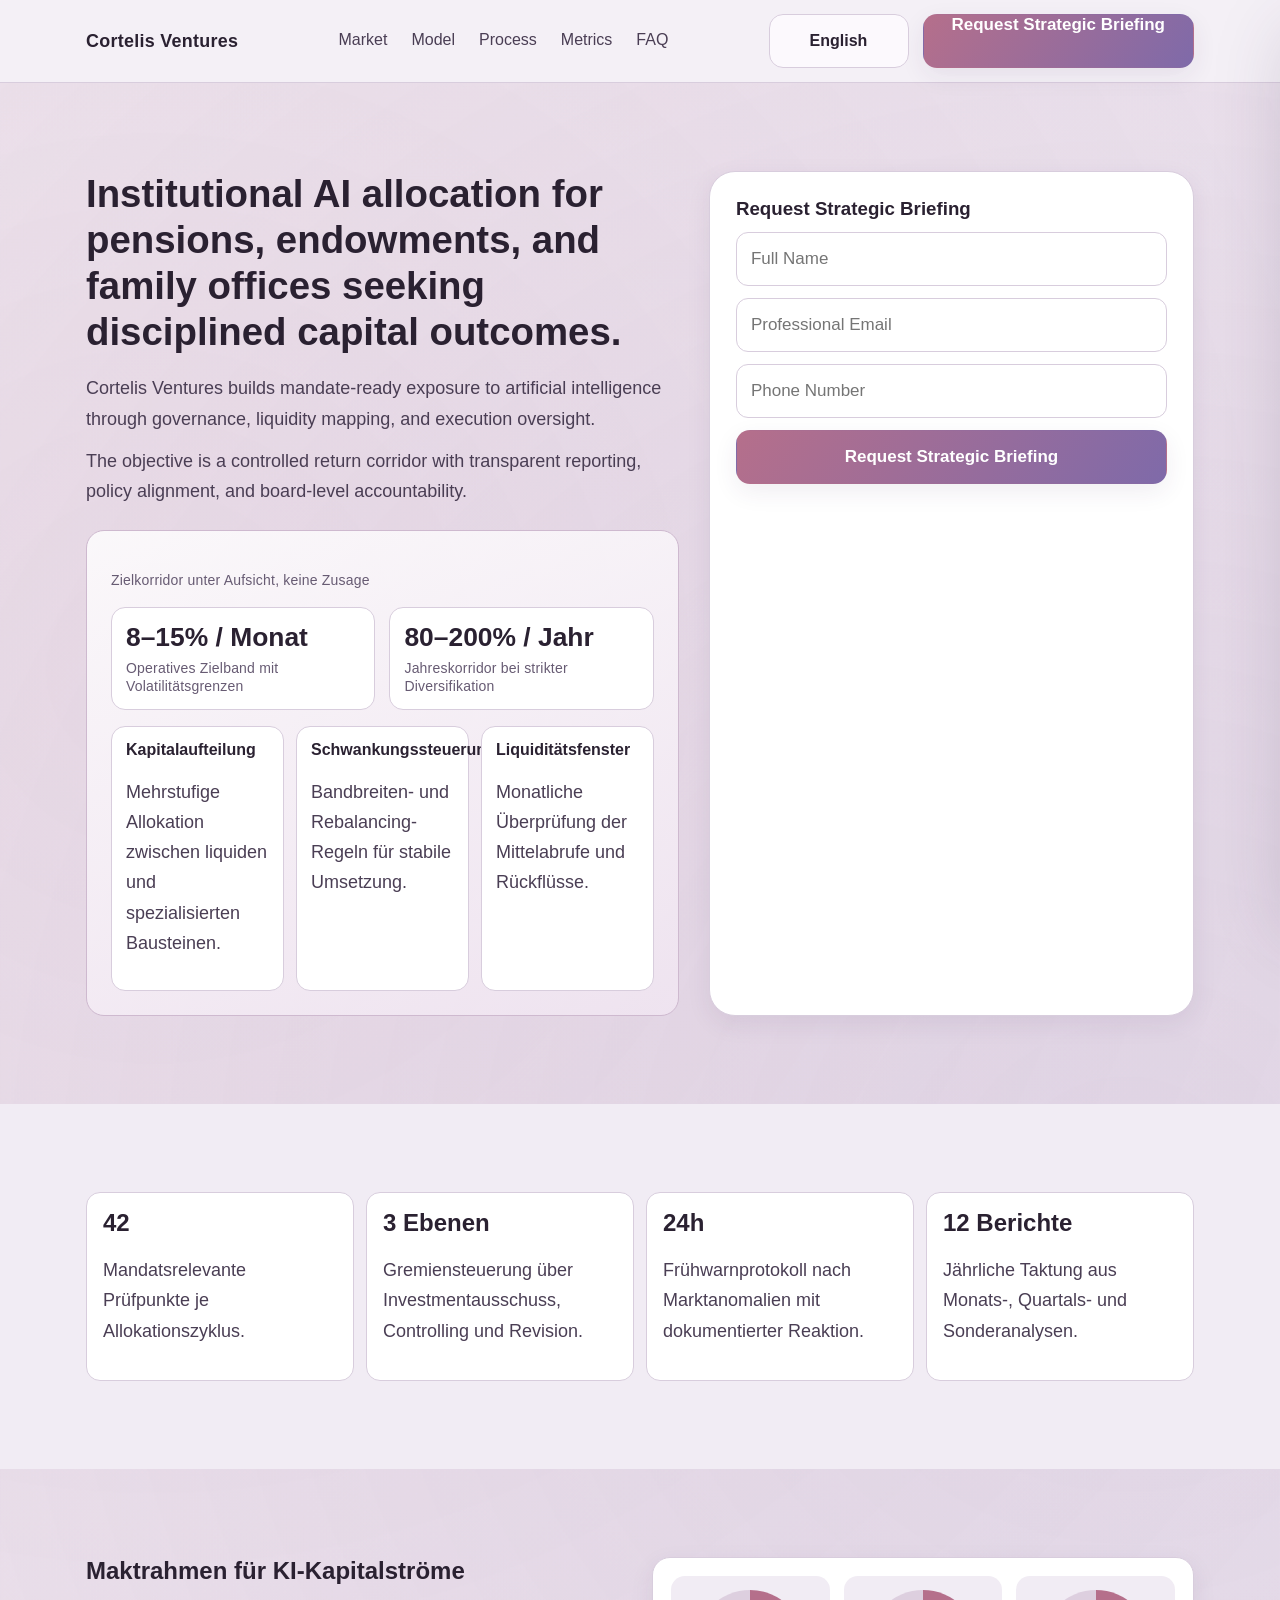
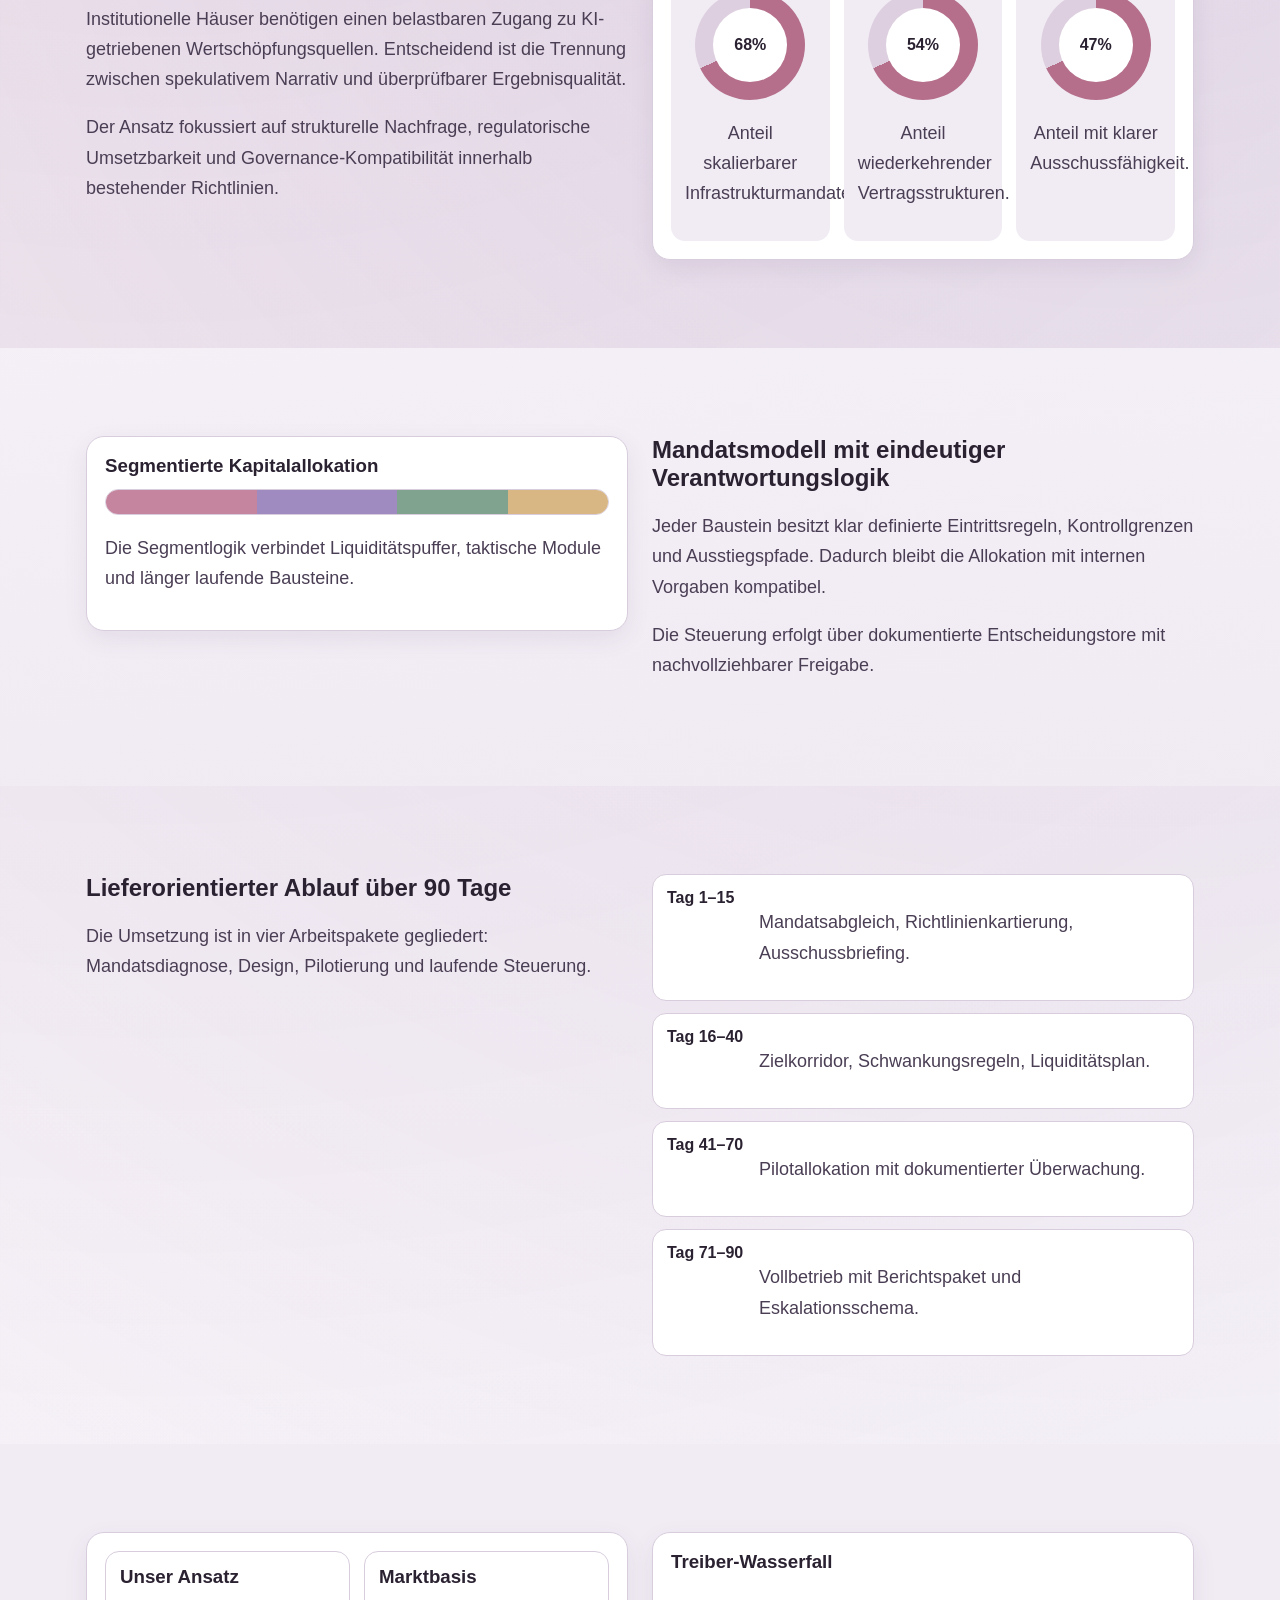
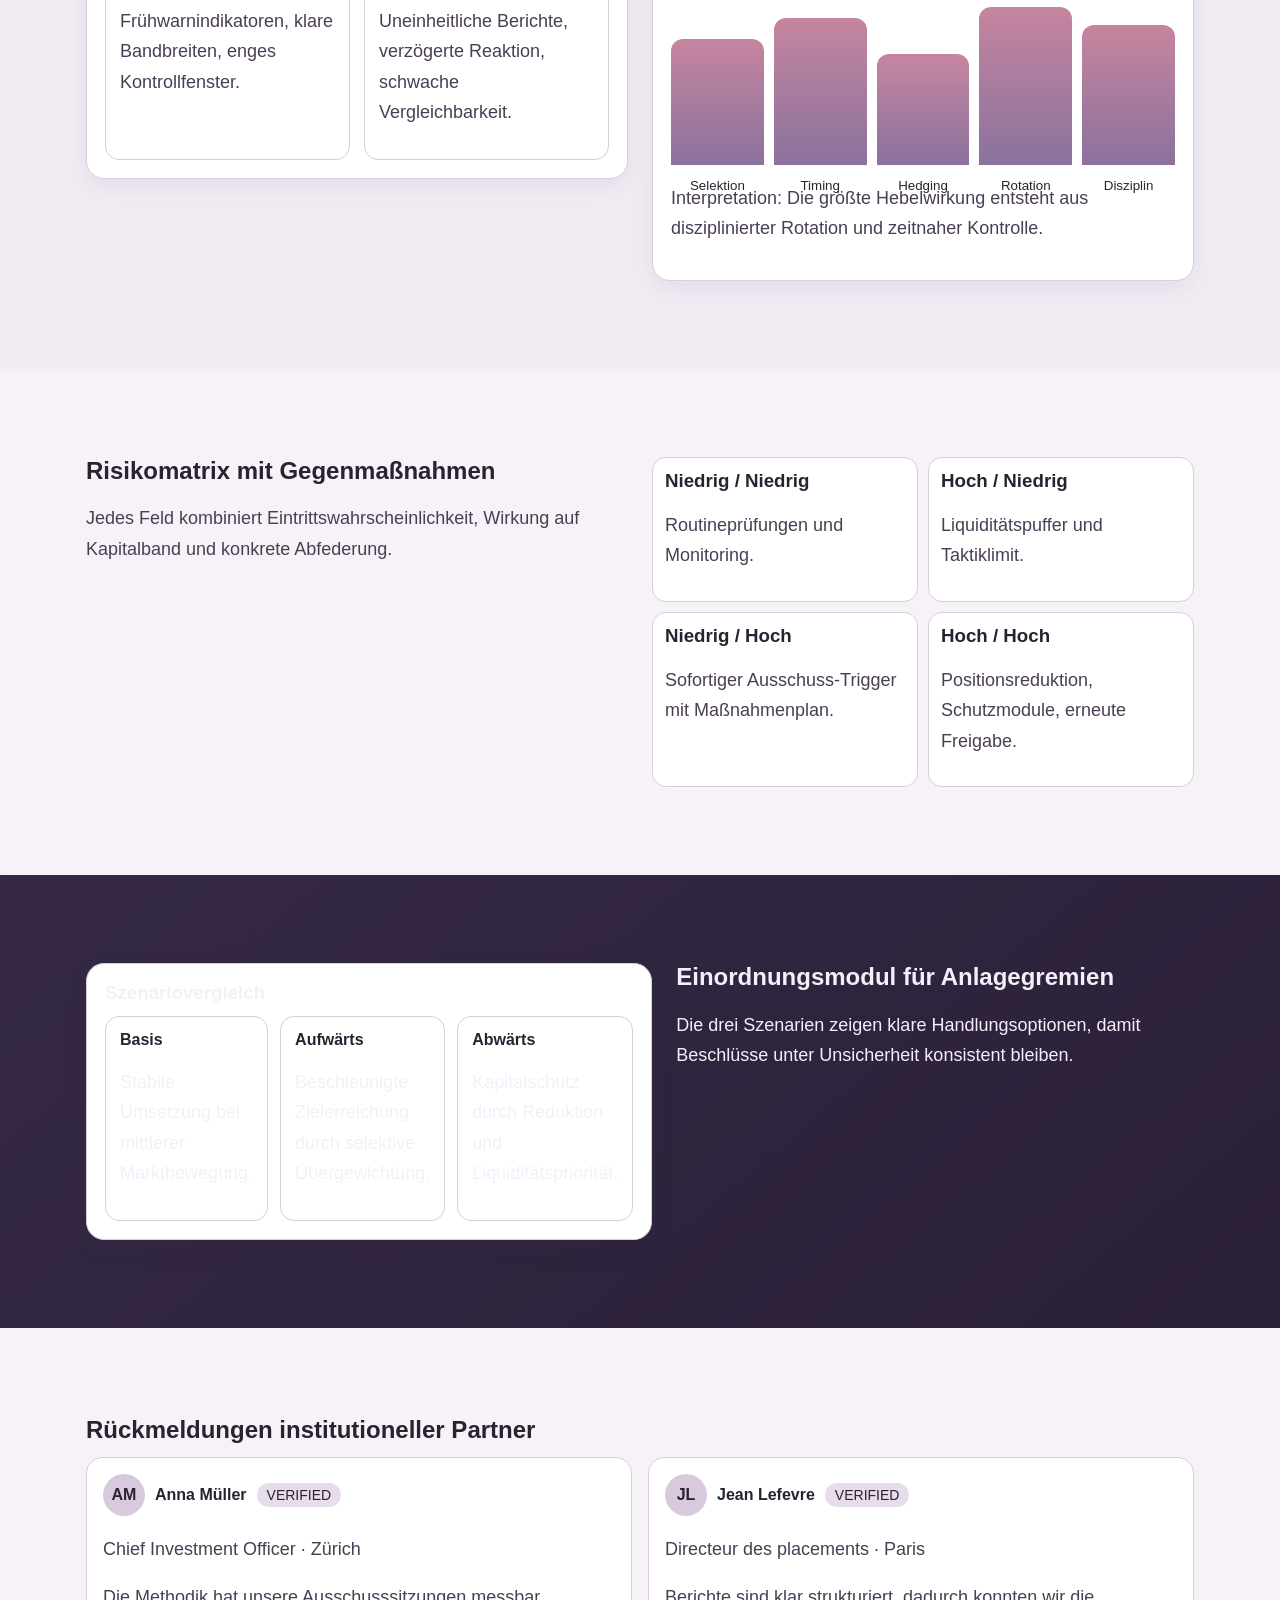
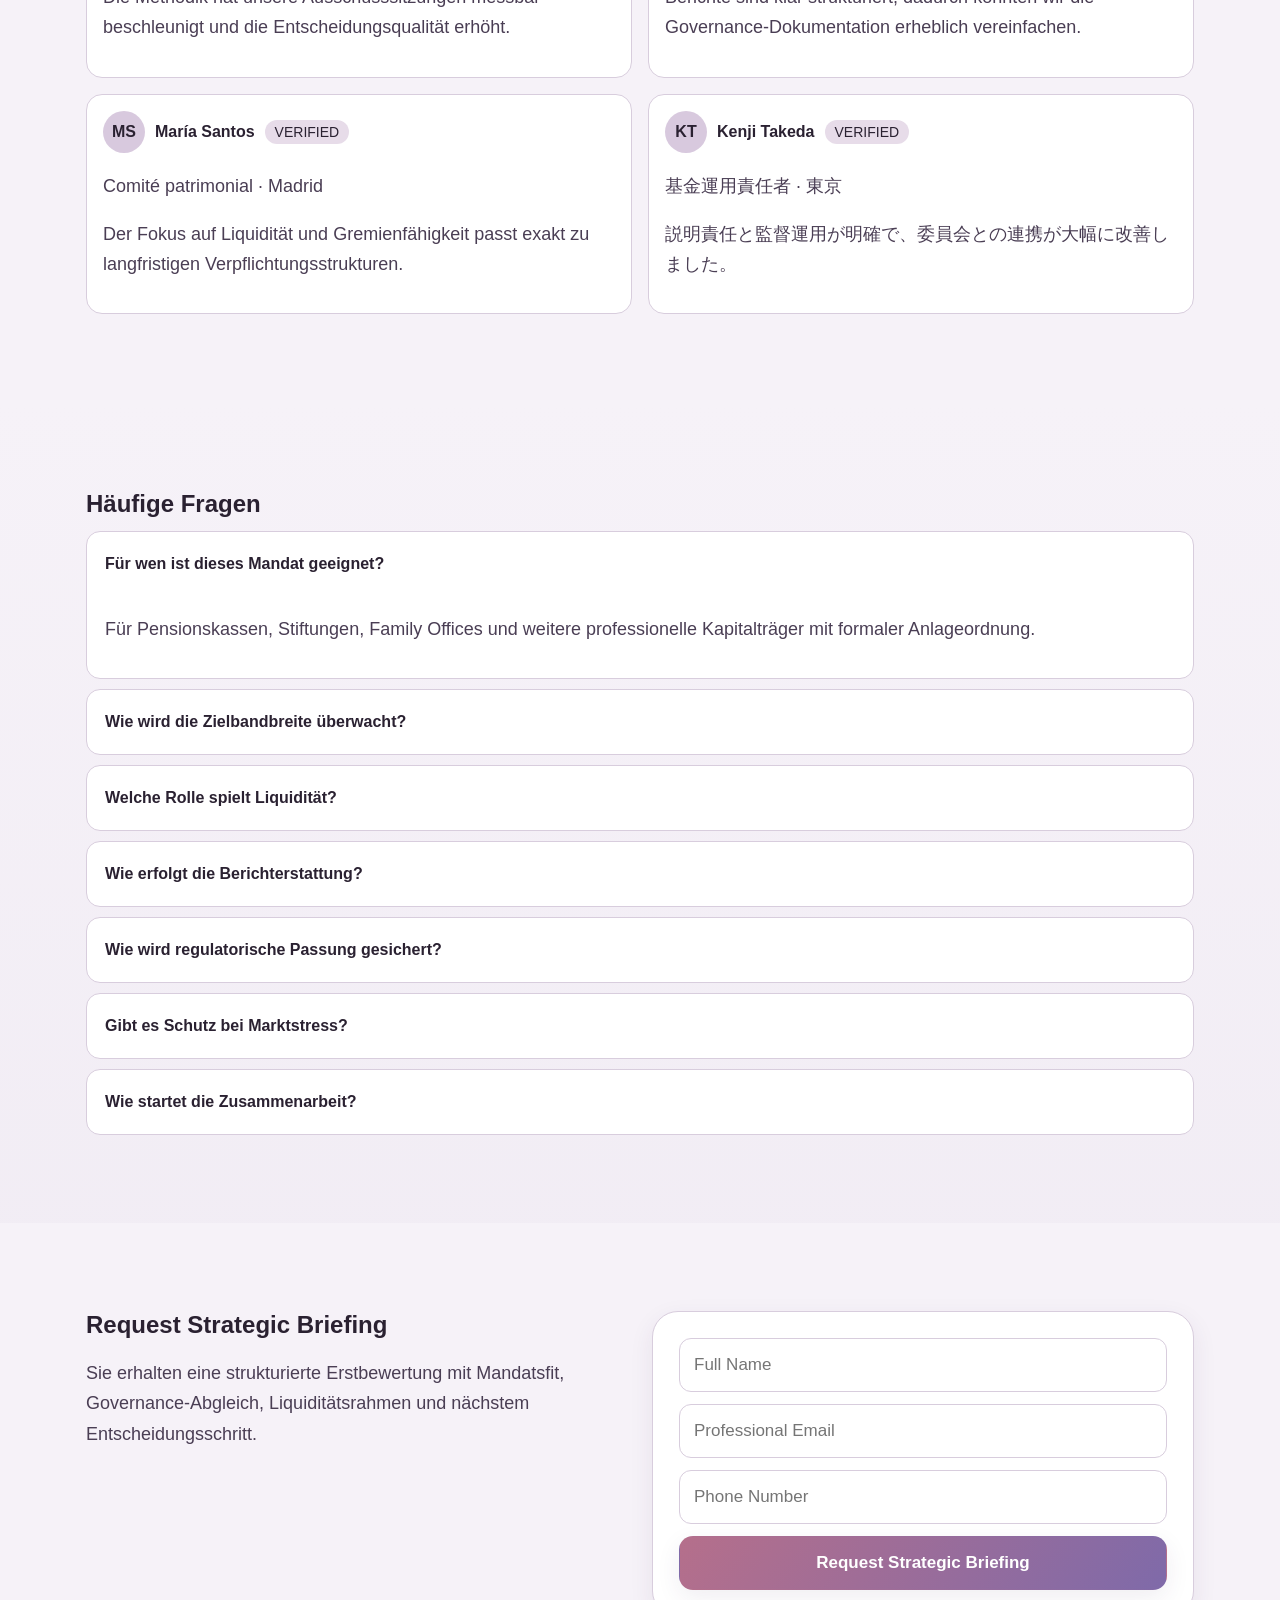
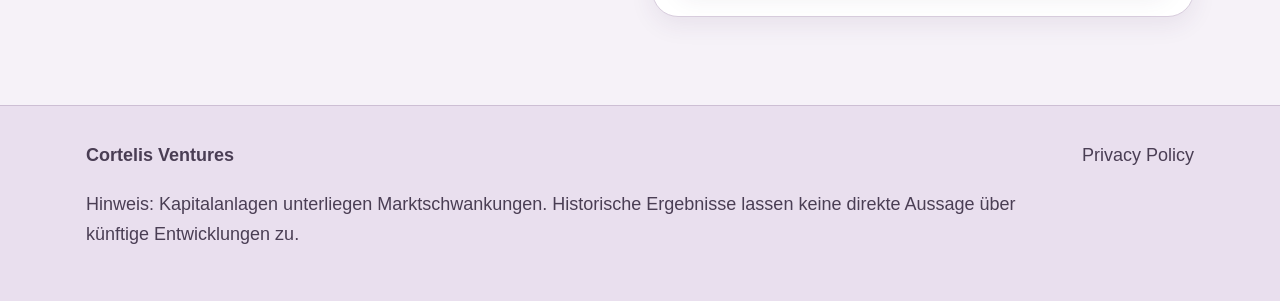
<file: index.html>
<!DOCTYPE html>
<html lang="en">
<head>
  <meta charset="UTF-8" />
  <meta name="viewport" content="width=device-width, initial-scale=1.0" />
  <title>Cortelis Ventures | Institutional AI Investment Allocation</title>
  <meta name="description" content="Cortelis Ventures structures governance-led AI investment allocation for pensions, endowments, and family offices seeking disciplined capital outcomes." />
  <link rel="canonical" href="https://cortelisventures.com/index.html" />
  <link rel="alternate" hreflang="en" href="https://cortelisventures.com/index.html" />
  <link rel="alternate" hreflang="de" href="https://cortelisventures.com/de/index.html" />
  <link rel="alternate" hreflang="fr" href="https://cortelisventures.com/fr/index.html" />
  <link rel="alternate" hreflang="es" href="https://cortelisventures.com/es/index.html" />
  <link rel="alternate" hreflang="it" href="https://cortelisventures.com/it/index.html" />
  <link rel="alternate" hreflang="tr" href="https://cortelisventures.com/tr/index.html" />
  <link rel="alternate" hreflang="pt" href="https://cortelisventures.com/pt/index.html" />
  <link rel="alternate" hreflang="ja" href="https://cortelisventures.com/jp/index.html" />
  <link rel="alternate" hreflang="sk" href="https://cortelisventures.com/sk/index.html" />
  <link rel="alternate" hreflang="nl-BE" href="https://cortelisventures.com/be/index.html" />
  <meta property="og:title" content="Cortelis Ventures | Institutional AI Investment Allocation" />
  <meta property="og:description" content="Cortelis Ventures structures governance-led AI investment allocation for pensions, endowments, and family offices seeking disciplined capital outcomes." />
  <meta property="og:type" content="website" />
  <meta property="og:url" content="https://cortelisventures.com/index.html" />
  <meta name="twitter:card" content="summary_large_image" />
  <meta name="twitter:title" content="Cortelis Ventures | Institutional AI Investment Allocation" />
  <meta name="twitter:description" content="Cortelis Ventures structures governance-led AI investment allocation for pensions, endowments, and family offices seeking disciplined capital outcomes." />
  <link rel="stylesheet" href="assets/style.css" />
</head>
<body>
<header class="site-header"><div class="container header-row"><div class="brand">Cortelis Ventures</div><nav class="nav-desktop"><a href="#market">Market</a><a href="#model">Model</a><a href="#process">Process</a><a href="#metrics">Metrics</a><a href="#faq">FAQ</a></nav><div class="header-right"><div class="lang-wrap"><button class="lang-button" aria-expanded="false">English</button><div class="lang-menu"><a href="index.html"><span class="flag-svg"><svg viewBox="0 0 60 36" xmlns="http://www.w3.org/2000/svg"><rect width="60" height="36" fill="#012169"/><path d="M0 0l60 36M60 0L0 36" stroke="#fff" stroke-width="8"/><path d="M0 0l60 36M60 0L0 36" stroke="#C8102E" stroke-width="4"/><path d="M30 0v36M0 18h60" stroke="#fff" stroke-width="12"/><path d="M30 0v36M0 18h60" stroke="#C8102E" stroke-width="7"/></svg></span>English</a><a href="de/index.html"><span class="flag-svg"><svg viewBox="0 0 3 2"><rect width="3" height="2" fill="#ffce00"/><rect width="3" height="1.333" fill="#dd0000"/><rect width="3" height="0.666" fill="#000"/></svg></span>Deutsch</a><a href="fr/index.html"><span class="flag-svg"><svg viewBox="0 0 3 2"><rect width="1" height="2" fill="#0055A4"/><rect x="1" width="1" height="2" fill="#fff"/><rect x="2" width="1" height="2" fill="#EF4135"/></svg></span>Français</a><a href="es/index.html"><span class="flag-svg"><svg viewBox="0 0 3 2"><rect width="3" height="2" fill="#AA151B"/><rect y="0.5" width="3" height="1" fill="#F1BF00"/></svg></span>Español</a><a href="it/index.html"><span class="flag-svg"><svg viewBox="0 0 3 2"><rect width="1" height="2" fill="#009246"/><rect x="1" width="1" height="2" fill="#fff"/><rect x="2" width="1" height="2" fill="#CE2B37"/></svg></span>Italiano</a><a href="tr/index.html"><span class="flag-svg"><svg viewBox="0 0 3 2"><rect width="3" height="2" fill="#E30A17"/><circle cx="1.2" cy="1" r="0.5" fill="#fff"/><circle cx="1.32" cy="1" r="0.4" fill="#E30A17"/><polygon points="1.95,1 2.18,1.08 2.03,0.9 2.03,1.1 2.18,0.92" fill="#fff"/></svg></span>Türkçe</a><a href="pt/index.html"><span class="flag-svg"><svg viewBox="0 0 3 2"><rect width="1.2" height="2" fill="#006600"/><rect x="1.2" width="1.8" height="2" fill="#ff0000"/><circle cx="1.2" cy="1" r="0.35" fill="#ffcc00"/></svg></span>Português</a><a href="jp/index.html"><span class="flag-svg"><svg viewBox="0 0 3 2"><rect width="3" height="2" fill="#fff"/><circle cx="1.5" cy="1" r="0.48" fill="#bc002d"/></svg></span>日本語</a><a href="sk/index.html"><span class="flag-svg"><svg viewBox="0 0 3 2"><rect width="3" height="2" fill="#ee1c25"/><rect width="3" height="1.333" fill="#0b4ea2"/><rect width="3" height="0.666" fill="#fff"/></svg></span>Slovenčina</a><a href="be/index.html"><span class="flag-svg"><svg viewBox="0 0 3 2"><rect width="3" height="2" fill="#fae042"/><rect width="1" height="2" fill="#000"/><rect x="2" width="1" height="2" fill="#ed2939"/></svg></span>Nederlands</a></div></div><a class="btn-primary" href="#contact">Request Strategic Briefing</a><button class="burger" aria-label="menu"><span></span><span></span><span></span></button></div></div></header>
<div class="drawer-backdrop"></div><aside class="mobile-drawer"><button class="btn-secondary drawer-close">×</button><nav><a href="#market">Market</a><a href="#model">Model</a><a href="#process">Process</a><a href="#metrics">Metrics</a><a href="#faq">FAQ</a></nav><div class="lang-wrap"><button class="lang-button" aria-expanded="false">English</button><div class="lang-menu"><a href="index.html"><span class="flag-svg"><svg viewBox="0 0 60 36" xmlns="http://www.w3.org/2000/svg"><rect width="60" height="36" fill="#012169"/><path d="M0 0l60 36M60 0L0 36" stroke="#fff" stroke-width="8"/><path d="M0 0l60 36M60 0L0 36" stroke="#C8102E" stroke-width="4"/><path d="M30 0v36M0 18h60" stroke="#fff" stroke-width="12"/><path d="M30 0v36M0 18h60" stroke="#C8102E" stroke-width="7"/></svg></span>English</a><a href="de/index.html"><span class="flag-svg"><svg viewBox="0 0 3 2"><rect width="3" height="2" fill="#ffce00"/><rect width="3" height="1.333" fill="#dd0000"/><rect width="3" height="0.666" fill="#000"/></svg></span>Deutsch</a><a href="fr/index.html"><span class="flag-svg"><svg viewBox="0 0 3 2"><rect width="1" height="2" fill="#0055A4"/><rect x="1" width="1" height="2" fill="#fff"/><rect x="2" width="1" height="2" fill="#EF4135"/></svg></span>Français</a><a href="es/index.html"><span class="flag-svg"><svg viewBox="0 0 3 2"><rect width="3" height="2" fill="#AA151B"/><rect y="0.5" width="3" height="1" fill="#F1BF00"/></svg></span>Español</a><a href="it/index.html"><span class="flag-svg"><svg viewBox="0 0 3 2"><rect width="1" height="2" fill="#009246"/><rect x="1" width="1" height="2" fill="#fff"/><rect x="2" width="1" height="2" fill="#CE2B37"/></svg></span>Italiano</a><a href="tr/index.html"><span class="flag-svg"><svg viewBox="0 0 3 2"><rect width="3" height="2" fill="#E30A17"/><circle cx="1.2" cy="1" r="0.5" fill="#fff"/><circle cx="1.32" cy="1" r="0.4" fill="#E30A17"/><polygon points="1.95,1 2.18,1.08 2.03,0.9 2.03,1.1 2.18,0.92" fill="#fff"/></svg></span>Türkçe</a><a href="pt/index.html"><span class="flag-svg"><svg viewBox="0 0 3 2"><rect width="1.2" height="2" fill="#006600"/><rect x="1.2" width="1.8" height="2" fill="#ff0000"/><circle cx="1.2" cy="1" r="0.35" fill="#ffcc00"/></svg></span>Português</a><a href="jp/index.html"><span class="flag-svg"><svg viewBox="0 0 3 2"><rect width="3" height="2" fill="#fff"/><circle cx="1.5" cy="1" r="0.48" fill="#bc002d"/></svg></span>日本語</a><a href="sk/index.html"><span class="flag-svg"><svg viewBox="0 0 3 2"><rect width="3" height="2" fill="#ee1c25"/><rect width="3" height="1.333" fill="#0b4ea2"/><rect width="3" height="0.666" fill="#fff"/></svg></span>Slovenčina</a><a href="be/index.html"><span class="flag-svg"><svg viewBox="0 0 3 2"><rect width="3" height="2" fill="#fae042"/><rect width="1" height="2" fill="#000"/><rect x="2" width="1" height="2" fill="#ed2939"/></svg></span>Nederlands</a></div></div><a class="btn-primary" href="#contact">Request Strategic Briefing</a></aside>
<main>
<section class="section"><div class="container hero-grid reveal"><div class="hero-copy"><h1>Institutional AI allocation for pensions, endowments, and family offices seeking disciplined capital outcomes.</h1><p class="hero-lead">Cortelis Ventures builds mandate-ready exposure to artificial intelligence through governance, liquidity mapping, and execution oversight.</p><p class="hero-lead">The objective is a controlled return corridor with transparent reporting, policy alignment, and board-level accountability.</p><div class="return-module"><p class="micro">Zielkorridor unter Aufsicht, keine Zusage</p><div class="return-kpis"><article><span class="metric-value">8–15% / Monat</span><span class="micro">Operatives Zielband mit Volatilitätsgrenzen</span></article><article><span class="metric-value">80–200% / Jahr</span><span class="micro">Jahreskorridor bei strikter Diversifikation</span></article></div><div class="summary-cards"><div class="card"><strong>Kapitalaufteilung</strong><p>Mehrstufige Allokation zwischen liquiden und spezialisierten Bausteinen.</p></div><div class="card"><strong>Schwankungssteuerung</strong><p>Bandbreiten- und Rebalancing-Regeln für stabile Umsetzung.</p></div><div class="card"><strong>Liquiditätsfenster</strong><p>Monatliche Überprüfung der Mittelabrufe und Rückflüsse.</p></div></div></div></div>
<div class="hero-form"><h3>Request Strategic Briefing</h3><form class="lead-form form-stack"><input aria-label="Full Name" placeholder="Full Name" /><input aria-label="Professional Email" placeholder="Professional Email" /><input aria-label="Phone Number" placeholder="Phone Number" /><button class="btn-primary" type="submit">Request Strategic Briefing</button><p class="form-notice" hidden>Merci. Ein Ansprechpartner meldet sich zeitnah.</p></form></div></div></section>
<section class="section section-alt"><div class="container kpi-strip reveal"><article class="kpi-item"><div class="kpi-main">42</div><p>Mandatsrelevante Prüfpunkte je Allokationszyklus.</p></article><article class="kpi-item"><div class="kpi-main">3 Ebenen</div><p>Gremiensteuerung über Investmentausschuss, Controlling und Revision.</p></article><article class="kpi-item"><div class="kpi-main">24h</div><p>Frühwarnprotokoll nach Marktanomalien mit dokumentierter Reaktion.</p></article><article class="kpi-item"><div class="kpi-main">12 Berichte</div><p>Jährliche Taktung aus Monats-, Quartals- und Sonderanalysen.</p></article></div></section>
<section id="market" class="section"><div class="container split reveal"><div><h2>Maktrahmen für KI-Kapitalströme</h2><p>Institutionelle Häuser benötigen einen belastbaren Zugang zu KI-getriebenen Wertschöpfungsquellen. Entscheidend ist die Trennung zwischen spekulativem Narrativ und überprüfbarer Ergebnisqualität.</p><p>Der Ansatz fokussiert auf strukturelle Nachfrage, regulatorische Umsetzbarkeit und Governance-Kompatibilität innerhalb bestehender Richtlinien.</p></div><div class="visual-card rings"><article class="ring"><div class="donut" data-label="68%"></div><p>Anteil skalierbarer Infrastrukturmandate.</p></article><article class="ring"><div class="donut" data-label="54%"></div><p>Anteil wiederkehrender Vertragsstrukturen.</p></article><article class="ring"><div class="donut" data-label="47%"></div><p>Anteil mit klarer Ausschussfähigkeit.</p></article></div></div></section>
<section id="model" class="section section-soft"><div class="container split reveal"><div class="visual-card"><h3>Segmentierte Kapitalallokation</h3><div class="stacked"><span class="seg-a" style="width:30%"></span><span class="seg-b" style="width:28%"></span><span class="seg-c" style="width:22%"></span><span class="seg-d" style="width:20%"></span></div><p>Die Segmentlogik verbindet Liquiditätspuffer, taktische Module und länger laufende Bausteine.</p></div><div><h2>Mandatsmodell mit eindeutiger Verantwortungslogik</h2><p>Jeder Baustein besitzt klar definierte Eintrittsregeln, Kontrollgrenzen und Ausstiegspfade. Dadurch bleibt die Allokation mit internen Vorgaben kompatibel.</p><p>Die Steuerung erfolgt über dokumentierte Entscheidungstore mit nachvollziehbarer Freigabe.</p></div></div></section>
<section id="process" class="section"><div class="container split reveal"><div><h2>Lieferorientierter Ablauf über 90 Tage</h2><p>Die Umsetzung ist in vier Arbeitspakete gegliedert: Mandatsdiagnose, Design, Pilotierung und laufende Steuerung.</p></div><div class="timeline"> <article><strong>Tag 1–15</strong><p>Mandatsabgleich, Richtlinienkartierung, Ausschussbriefing.</p></article><article><strong>Tag 16–40</strong><p>Zielkorridor, Schwankungsregeln, Liquiditätsplan.</p></article><article><strong>Tag 41–70</strong><p>Pilotallokation mit dokumentierter Überwachung.</p></article><article><strong>Tag 71–90</strong><p>Vollbetrieb mit Berichtspaket und Eskalationsschema.</p></article></div></div></section>
<section id="metrics" class="section section-alt"><div class="container split reveal"><div class="visual-card compare"><article><h3>Unser Ansatz</h3><p>Frühwarnindikatoren, klare Bandbreiten, enges Kontrollfenster.</p></article><article><h3>Marktbasis</h3><p>Uneinheitliche Berichte, verzögerte Reaktion, schwache Vergleichbarkeit.</p></article></div><div class="visual-card"><h3>Treiber-Wasserfall</h3><div class="waterfall"><div style="height:70%"><small>Selektion</small></div><div style="height:82%"><small>Timing</small></div><div style="height:62%"><small>Hedging</small></div><div style="height:88%"><small>Rotation</small></div><div style="height:78%"><small>Disziplin</small></div></div><p>Interpretation: Die größte Hebelwirkung entsteht aus disziplinierter Rotation und zeitnaher Kontrolle.</p></div></div></section>
<section class="section"><div class="container split reveal"><div><h2>Risikomatrix mit Gegenmaßnahmen</h2><p>Jedes Feld kombiniert Eintrittswahrscheinlichkeit, Wirkung auf Kapitalband und konkrete Abfederung.</p></div><div class="matrix"><article><h3>Niedrig / Niedrig</h3><p>Routineprüfungen und Monitoring.</p></article><article><h3>Hoch / Niedrig</h3><p>Liquiditätspuffer und Taktiklimit.</p></article><article><h3>Niedrig / Hoch</h3><p>Sofortiger Ausschuss-Trigger mit Maßnahmenplan.</p></article><article><h3>Hoch / Hoch</h3><p>Positionsreduktion, Schutzmodule, erneute Freigabe.</p></article></div></div></section>
<section class="section section-dark"><div class="container split reveal"><div class="visual-card"><h3>Szenariovergleich</h3><div class="scenario"><article><strong>Basis</strong><p>Stabile Umsetzung bei mittlerer Marktbewegung.</p></article><article><strong>Aufwärts</strong><p>Beschleunigte Zielerreichung durch selektive Übergewichtung.</p></article><article><strong>Abwärts</strong><p>Kapitalschutz durch Reduktion und Liquiditätspriorität.</p></article></div></div><div><h2>Einordnungsmodul für Anlagegremien</h2><p>Die drei Szenarien zeigen klare Handlungsoptionen, damit Beschlüsse unter Unsicherheit konsistent bleiben.</p></div></div></section>
<section class="section"><div class="container reveal"><h2>Rückmeldungen institutioneller Partner</h2><div class="reviews"><article class="review-card"><div class="review-head"><div class="avatar">AM</div><strong>Anna Müller</strong><span class="badge">VERIFIED</span></div><p>Chief Investment Officer · Zürich</p><p>Die Methodik hat unsere Ausschusssitzungen messbar beschleunigt und die Entscheidungsqualität erhöht.</p></article><article class="review-card"><div class="review-head"><div class="avatar">JL</div><strong>Jean Lefevre</strong><span class="badge">VERIFIED</span></div><p>Directeur des placements · Paris</p><p>Berichte sind klar strukturiert, dadurch konnten wir die Governance-Dokumentation erheblich vereinfachen.</p></article><article class="review-card"><div class="review-head"><div class="avatar">MS</div><strong>María Santos</strong><span class="badge">VERIFIED</span></div><p>Comité patrimonial · Madrid</p><p>Der Fokus auf Liquidität und Gremienfähigkeit passt exakt zu langfristigen Verpflichtungsstrukturen.</p></article><article class="review-card"><div class="review-head"><div class="avatar">KT</div><strong>Kenji Takeda</strong><span class="badge">VERIFIED</span></div><p>基金運用責任者 · 東京</p><p>説明責任と監督運用が明確で、委員会との連携が大幅に改善しました。</p></article></div></div></section>
<section id="faq" class="section section-soft"><div class="container reveal"><h2>Häufige Fragen</h2><div class="faq-list"><article class="faq-item open"><button class="faq-q" aria-expanded="true">Für wen ist dieses Mandat geeignet?</button><div class="faq-answer"><p>Für Pensionskassen, Stiftungen, Family Offices und weitere professionelle Kapitalträger mit formaler Anlageordnung.</p></div></article><article class="faq-item "><button class="faq-q" aria-expanded="false">Wie wird die Zielbandbreite überwacht?</button><div class="faq-answer"><p>Über tägliche Indikatoren, Monatsberichte und klar definierte Ausschuss-Schwellenwerte.</p></div></article><article class="faq-item "><button class="faq-q" aria-expanded="false">Welche Rolle spielt Liquidität?</button><div class="faq-answer"><p>Liquidität ist ein eigenständiger Steuerungsblock mit festen Puffern und Zugriffsregeln.</p></div></article><article class="faq-item "><button class="faq-q" aria-expanded="false">Wie erfolgt die Berichterstattung?</button><div class="faq-answer"><p>Monatliche Kurzberichte, quartalsweise Tiefenanalyse und Sonderberichte bei Abweichungen.</p></div></article><article class="faq-item "><button class="faq-q" aria-expanded="false">Wie wird regulatorische Passung gesichert?</button><div class="faq-answer"><p>Jeder Schritt wird gegen interne Vorgaben und externe Rahmenbedingungen gespiegelt.</p></div></article><article class="faq-item "><button class="faq-q" aria-expanded="false">Gibt es Schutz bei Marktstress?</button><div class="faq-answer"><p>Ja, über Positionskorridore, Reduktionsprotokolle und priorisierte Sicherungsmodule.</p></div></article><article class="faq-item "><button class="faq-q" aria-expanded="false">Wie startet die Zusammenarbeit?</button><div class="faq-answer"><p>Mit einem strukturierten Briefing, Mandatsdiagnose und abgestimmtem Umsetzungsfahrplan.</p></div></article></div></div></section>
<section id="contact" class="section"><div class="container split reveal"><div><h2>Request Strategic Briefing</h2><p>Sie erhalten eine strukturierte Erstbewertung mit Mandatsfit, Governance-Abgleich, Liquiditätsrahmen und nächstem Entscheidungsschritt.</p></div><div class="final-form"><form class="lead-form form-stack"><input aria-label="Full Name" placeholder="Full Name" /><input aria-label="Professional Email" placeholder="Professional Email" /><input aria-label="Phone Number" placeholder="Phone Number" /><button class="btn-primary" type="submit">Request Strategic Briefing</button><p class="form-notice" hidden>Danke. Rückmeldung erfolgt kurzfristig.</p></form></div></div></section>
</main>
<footer><div class="container footer-row"><div><strong>Cortelis Ventures</strong><p>Hinweis: Kapitalanlagen unterliegen Marktschwankungen. Historische Ergebnisse lassen keine direkte Aussage über künftige Entwicklungen zu.</p></div><div><a href="#" data-policy-open>Privacy Policy</a></div></div></footer>
<div class="policy-modal" aria-hidden="true"><div class="policy-panel"><div class="policy-head"><h3>Privacy Policy</h3><button class="icon-close" data-policy-close aria-label="x">✕</button></div><div class="policy-content"><h4>Einleitung</h4><p>Dieses Dokument erläutert den Umgang mit personenbezogenen Angaben im Rahmen von Kontaktanfragen und Mandatsgesprächen.</p><h4>Datenerhebung</h4><p>Erfasst werden Name, geschäftliche E-Mail-Adresse und Telefonnummer aus Formularfeldern.</p><h4>Rechtsgrundlage</h4><p>Die Verarbeitung erfolgt zur Vorbereitung vorvertraglicher Schritte und zur legitimen geschäftlichen Kommunikation.</p><h4>Cookies</h4><p>Es werden nur technisch notwendige Cookies eingesetzt, um Funktionalität und Sicherheit zu gewährleisten.</p><h4>Speicherdauer</h4><p>Angaben bleiben nur solange erhalten, wie dies für Kommunikation, Nachweis und rechtliche Pflichten erforderlich ist.</p><h4>Drittweitergabe</h4><p>Eine Weitergabe erfolgt ausschließlich an sorgfältig ausgewählte Dienstleister mit vertraglicher Schutzbindung.</p><h4>Sicherheit</h4><p>Technische und organisatorische Maßnahmen schützen vor unbefugtem Zugriff, Verlust und missbräuchlicher Nutzung.</p><h4>Rechte der betroffenen Personen</h4><p>Auskunft, Berichtigung, Einschränkung, Löschung und Widerspruch können jederzeit über die Kontaktstelle geltend gemacht werden.</p><h4>Internationale Übermittlungen</h4><p>Grenzüberschreitende Verarbeitung erfolgt nur bei geeigneten Schutzgarantien und dokumentierten Transfermechanismen.</p><h4>Branchenspezifischer Risikohinweis</h4><p>Kapitalmärkte weisen Unsicherheit auf. Zielkorridore dienen der Steuerung und stellen keine feste Zusage dar.</p><h4>Kontakt</h4><p>E-Mail: governance@cortelisventures.com · Telefon: +32 2 555 0142</p></div><div class="policy-footer"><button class="btn-secondary" data-policy-close>Close</button></div></div></div>
<script type="application/ld+json">{"@context":"https://schema.org","@type":"Organization","name":"Cortelis Ventures","url":"https://cortelisventures.com"}</script>
<script type="application/ld+json">{"@context":"https://schema.org","@type":"WebSite","name":"Cortelis Ventures","url":"https://cortelisventures.com/index.html"}</script>
<script type="application/ld+json">{"@context":"https://schema.org","@type":"FAQPage","mainEntity":[{"@type":"Question","name":"Mandatsfrage","acceptedAnswer":{"@type":"Answer","text":"Ein strukturierter Einstieg mit Governance-Abgleich."}}]}</script>
<script type="application/ld+json">{"@context":"https://schema.org","@type":"Review","author":{"@type":"Person","name":"Anna Müller"},"reviewBody":"Klare Struktur und belastbare Gremienfähigkeit."}</script>
<script src="assets/app.js" defer></script>
</body></html>
</file>
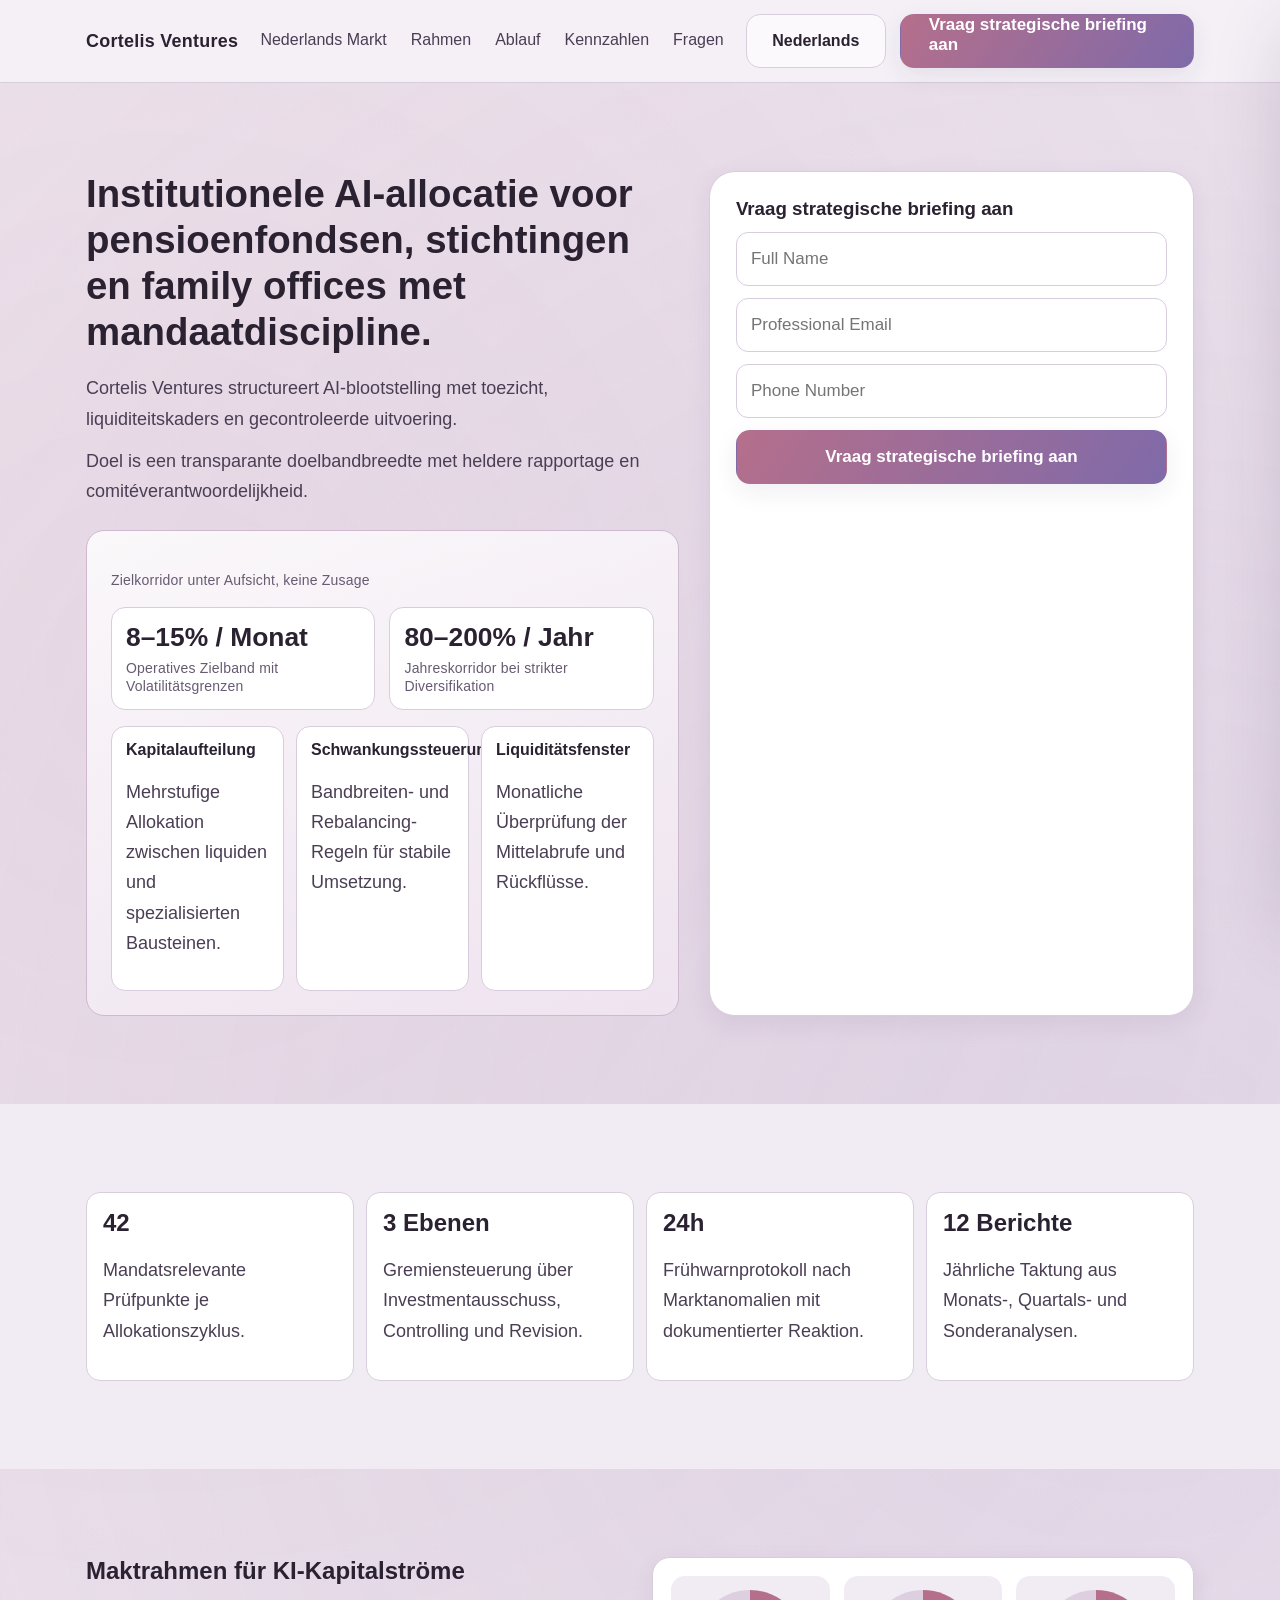
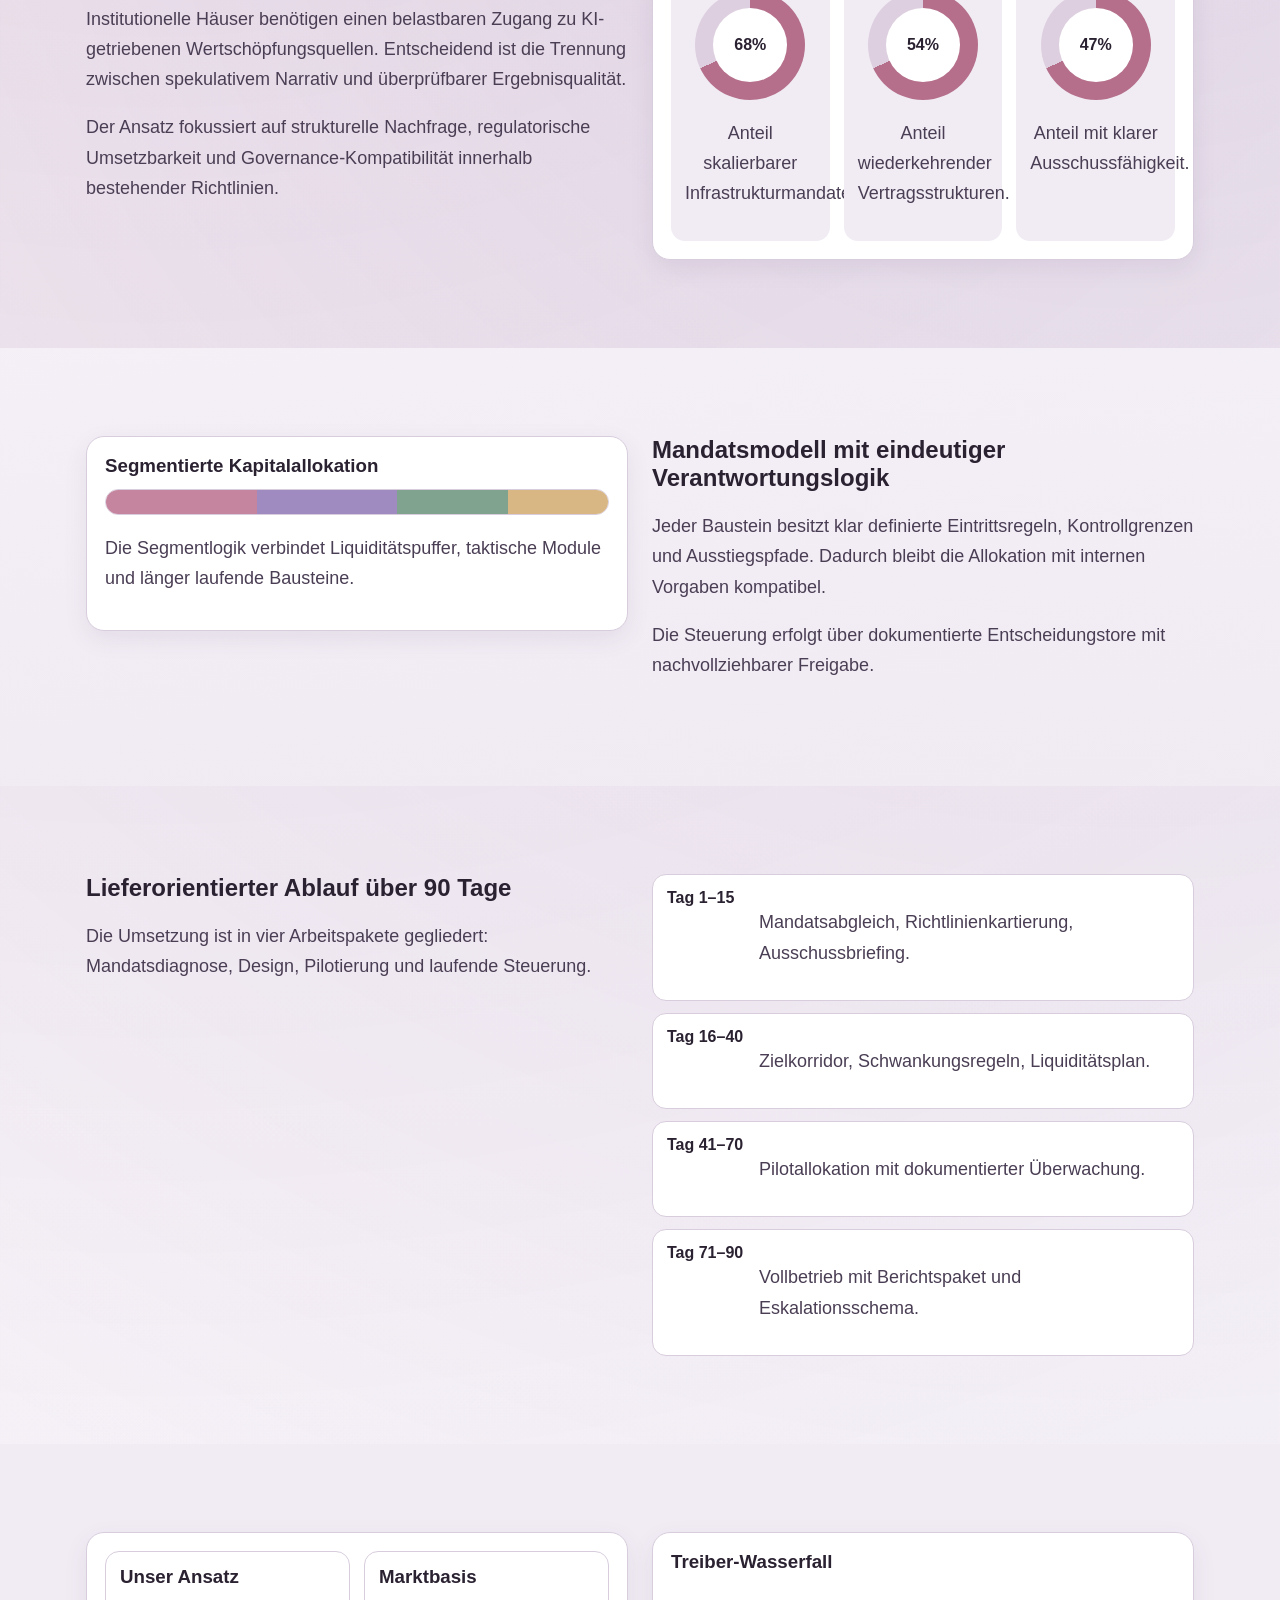
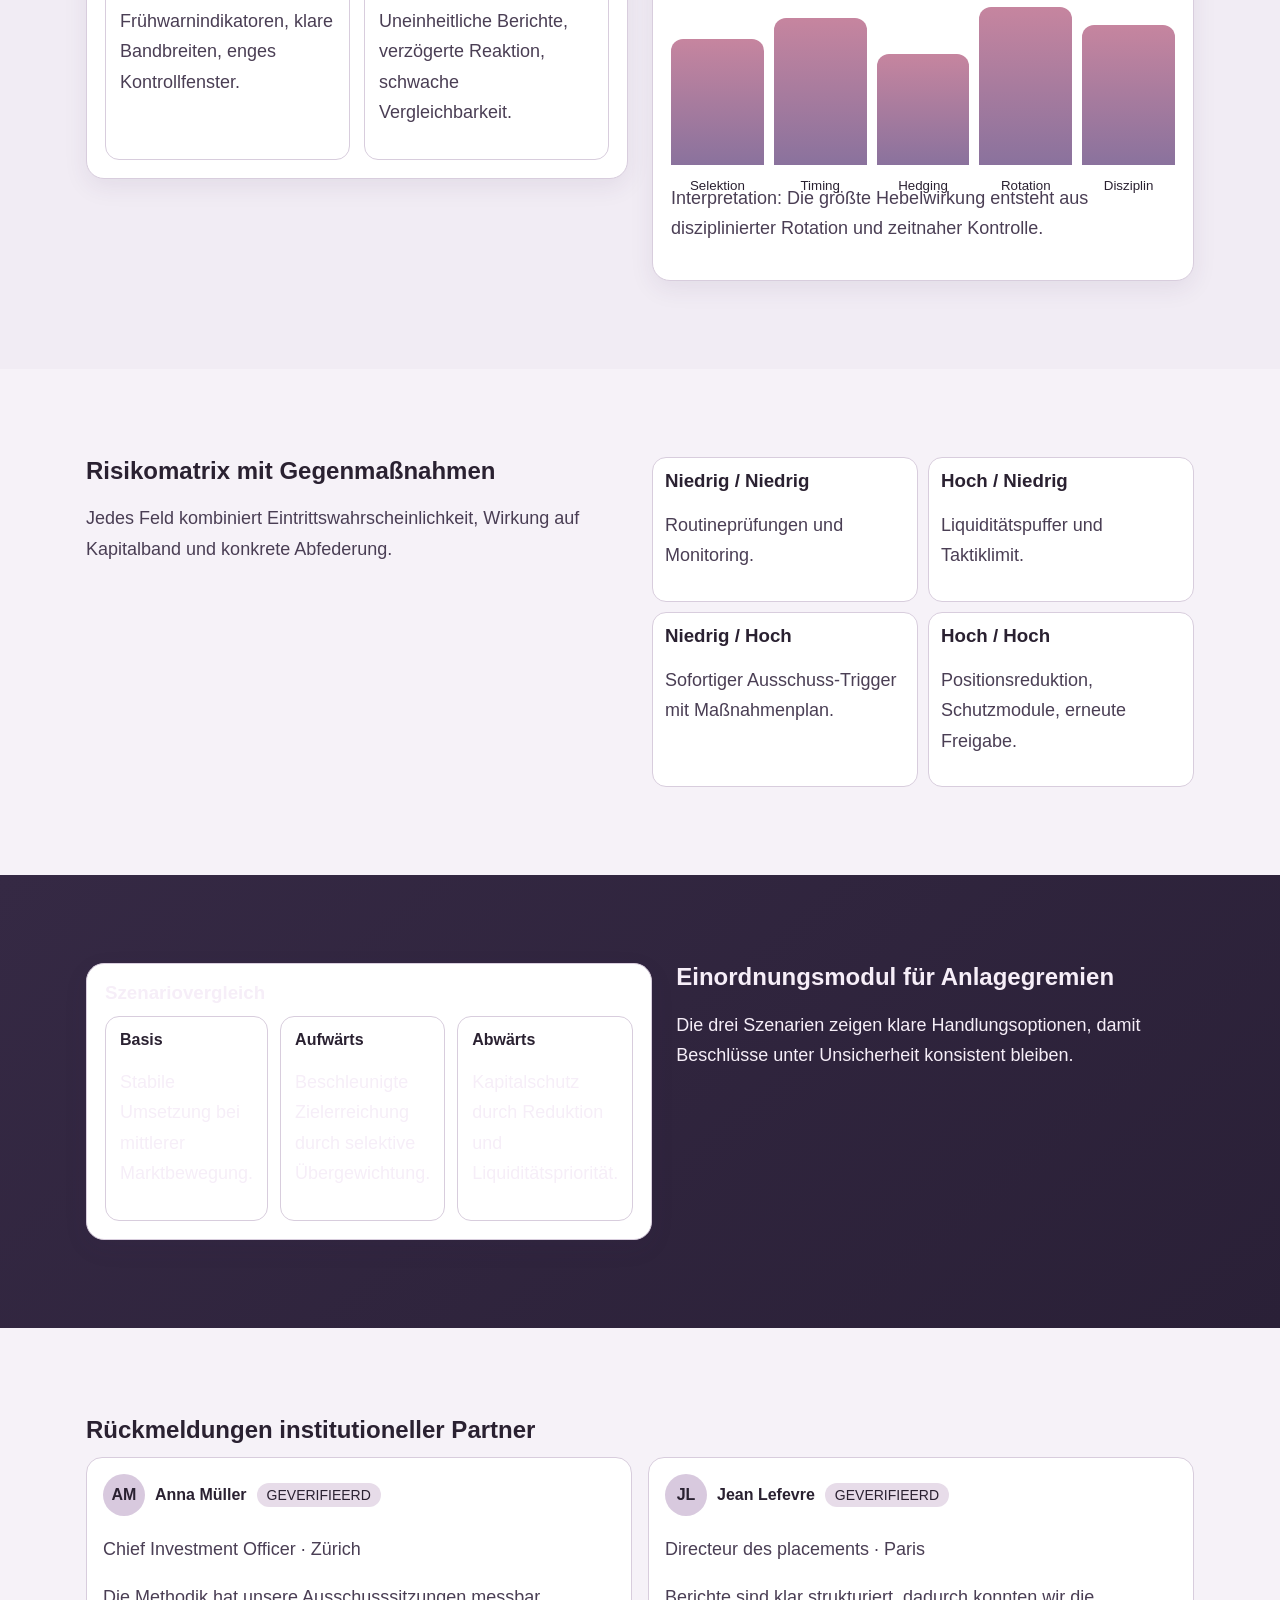
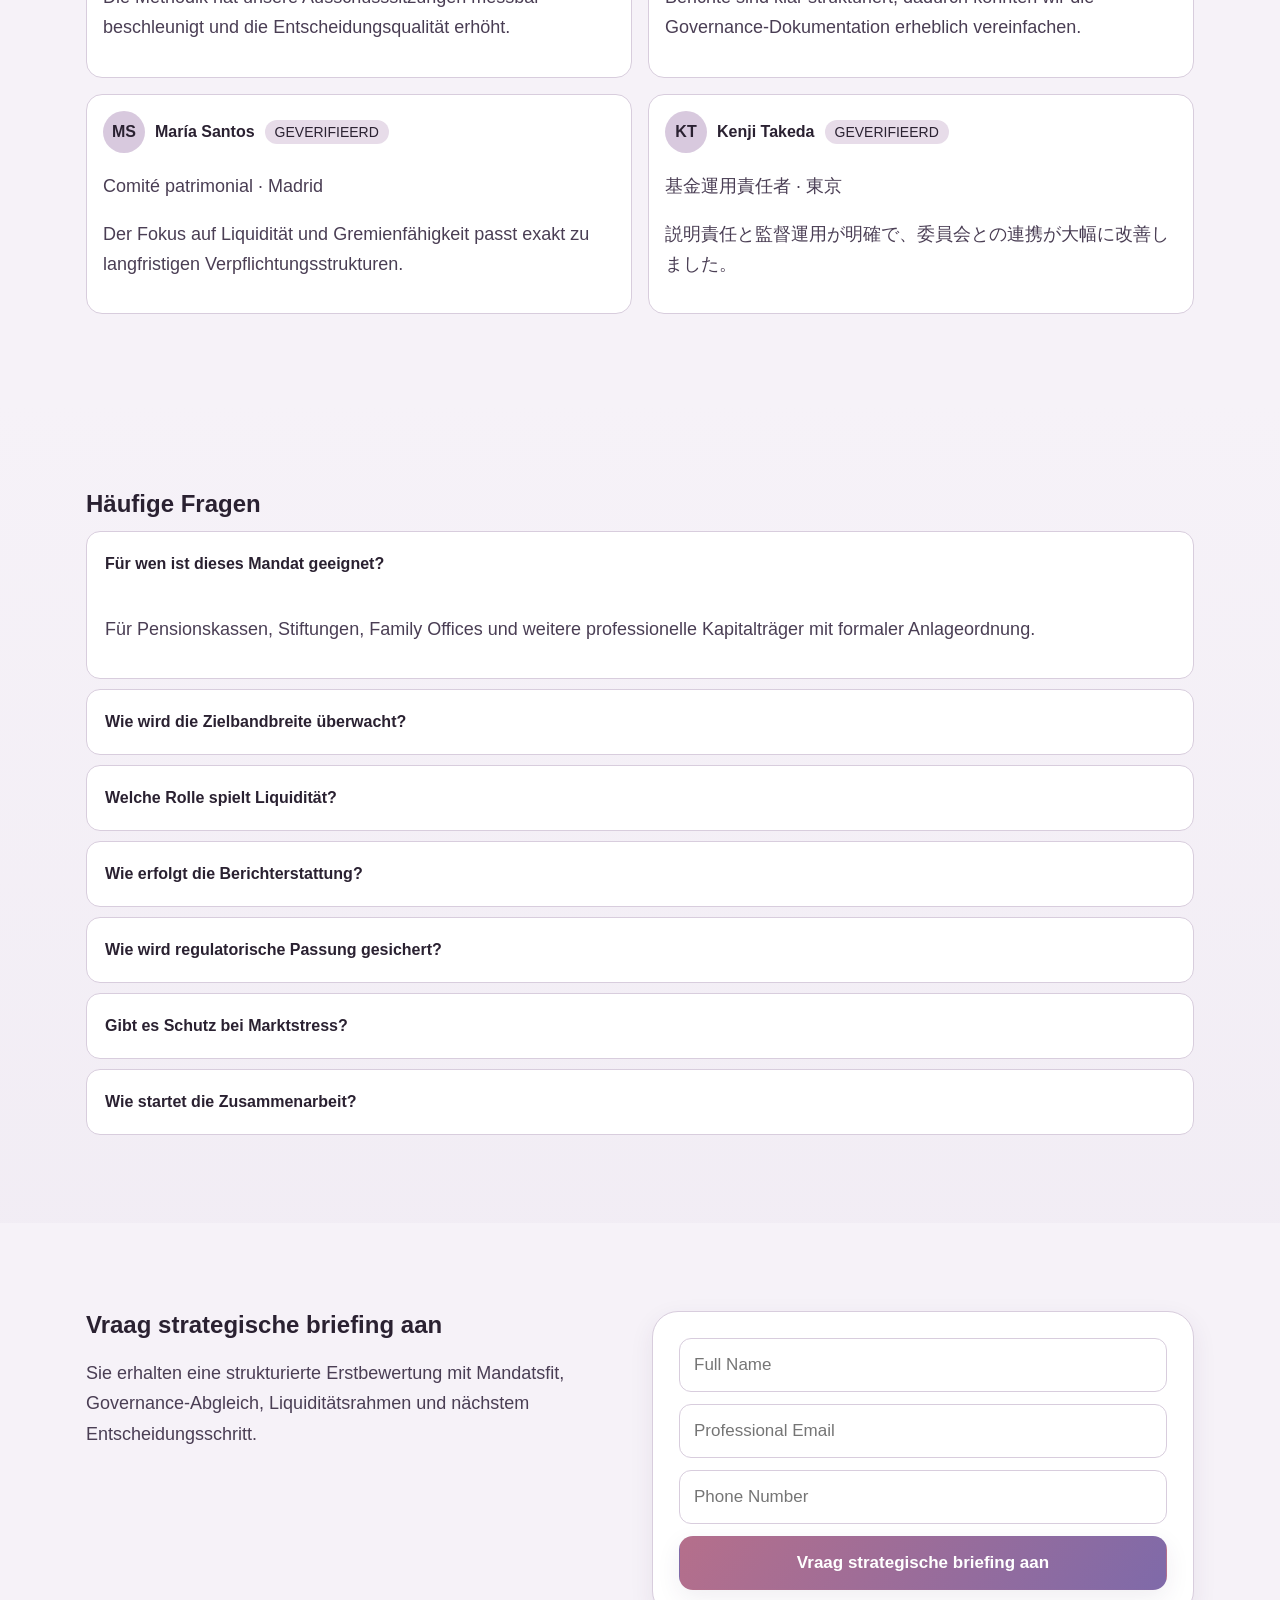
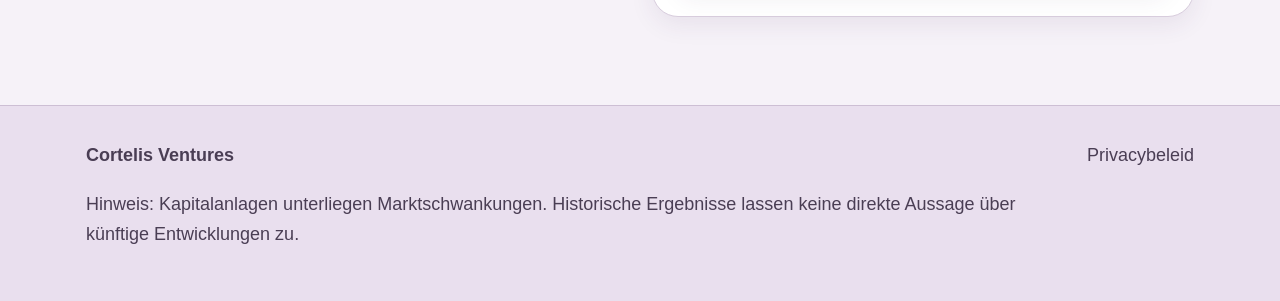
<file: be/index.html>
<!DOCTYPE html>
<html lang="nl-BE">
<head>
  <meta charset="UTF-8" />
  <meta name="viewport" content="width=device-width, initial-scale=1.0" />
  <title>Cortelis Ventures | Institutionele AI-allocatie</title>
  <meta name="description" content="Cortelis Ventures bouwt governance-gestuurde AI-allocatie voor pensioenfondsen, stichtingen en family offices." />
  <link rel="canonical" href="https://cortelisventures.com/be/index.html" />
  <link rel="alternate" hreflang="en" href="https://cortelisventures.com/index.html" />
  <link rel="alternate" hreflang="de" href="https://cortelisventures.com/de/index.html" />
  <link rel="alternate" hreflang="fr" href="https://cortelisventures.com/fr/index.html" />
  <link rel="alternate" hreflang="es" href="https://cortelisventures.com/es/index.html" />
  <link rel="alternate" hreflang="it" href="https://cortelisventures.com/it/index.html" />
  <link rel="alternate" hreflang="tr" href="https://cortelisventures.com/tr/index.html" />
  <link rel="alternate" hreflang="pt" href="https://cortelisventures.com/pt/index.html" />
  <link rel="alternate" hreflang="ja" href="https://cortelisventures.com/jp/index.html" />
  <link rel="alternate" hreflang="sk" href="https://cortelisventures.com/sk/index.html" />
  <link rel="alternate" hreflang="nl-BE" href="https://cortelisventures.com/be/index.html" />
  <meta property="og:title" content="Cortelis Ventures | Institutionele AI-allocatie" />
  <meta property="og:description" content="Cortelis Ventures bouwt governance-gestuurde AI-allocatie voor pensioenfondsen, stichtingen en family offices." />
  <meta property="og:type" content="website" />
  <meta property="og:url" content="https://cortelisventures.com/be/index.html" />
  <meta name="twitter:card" content="summary_large_image" />
  <meta name="twitter:title" content="Cortelis Ventures | Institutionele AI-allocatie" />
  <meta name="twitter:description" content="Cortelis Ventures bouwt governance-gestuurde AI-allocatie voor pensioenfondsen, stichtingen en family offices." />
  <link rel="stylesheet" href="../assets/style.css" />
</head>
<body>
<header class="site-header"><div class="container header-row"><div class="brand">Cortelis Ventures</div><nav class="nav-desktop"><a href="#market">Nederlands Markt</a><a href="#model">Rahmen</a><a href="#process">Ablauf</a><a href="#metrics">Kennzahlen</a><a href="#faq">Fragen</a></nav><div class="header-right"><div class="lang-wrap"><button class="lang-button" aria-expanded="false">Nederlands</button><div class="lang-menu"><a href="../index.html"><span class="flag-svg"><svg viewBox="0 0 60 36" xmlns="http://www.w3.org/2000/svg"><rect width="60" height="36" fill="#012169"/><path d="M0 0l60 36M60 0L0 36" stroke="#fff" stroke-width="8"/><path d="M0 0l60 36M60 0L0 36" stroke="#C8102E" stroke-width="4"/><path d="M30 0v36M0 18h60" stroke="#fff" stroke-width="12"/><path d="M30 0v36M0 18h60" stroke="#C8102E" stroke-width="7"/></svg></span>English</a><a href="../de/index.html"><span class="flag-svg"><svg viewBox="0 0 3 2"><rect width="3" height="2" fill="#ffce00"/><rect width="3" height="1.333" fill="#dd0000"/><rect width="3" height="0.666" fill="#000"/></svg></span>Deutsch</a><a href="../fr/index.html"><span class="flag-svg"><svg viewBox="0 0 3 2"><rect width="1" height="2" fill="#0055A4"/><rect x="1" width="1" height="2" fill="#fff"/><rect x="2" width="1" height="2" fill="#EF4135"/></svg></span>Français</a><a href="../es/index.html"><span class="flag-svg"><svg viewBox="0 0 3 2"><rect width="3" height="2" fill="#AA151B"/><rect y="0.5" width="3" height="1" fill="#F1BF00"/></svg></span>Español</a><a href="../it/index.html"><span class="flag-svg"><svg viewBox="0 0 3 2"><rect width="1" height="2" fill="#009246"/><rect x="1" width="1" height="2" fill="#fff"/><rect x="2" width="1" height="2" fill="#CE2B37"/></svg></span>Italiano</a><a href="../tr/index.html"><span class="flag-svg"><svg viewBox="0 0 3 2"><rect width="3" height="2" fill="#E30A17"/><circle cx="1.2" cy="1" r="0.5" fill="#fff"/><circle cx="1.32" cy="1" r="0.4" fill="#E30A17"/><polygon points="1.95,1 2.18,1.08 2.03,0.9 2.03,1.1 2.18,0.92" fill="#fff"/></svg></span>Türkçe</a><a href="../pt/index.html"><span class="flag-svg"><svg viewBox="0 0 3 2"><rect width="1.2" height="2" fill="#006600"/><rect x="1.2" width="1.8" height="2" fill="#ff0000"/><circle cx="1.2" cy="1" r="0.35" fill="#ffcc00"/></svg></span>Português</a><a href="../jp/index.html"><span class="flag-svg"><svg viewBox="0 0 3 2"><rect width="3" height="2" fill="#fff"/><circle cx="1.5" cy="1" r="0.48" fill="#bc002d"/></svg></span>日本語</a><a href="../sk/index.html"><span class="flag-svg"><svg viewBox="0 0 3 2"><rect width="3" height="2" fill="#ee1c25"/><rect width="3" height="1.333" fill="#0b4ea2"/><rect width="3" height="0.666" fill="#fff"/></svg></span>Slovenčina</a><a href="../be/index.html"><span class="flag-svg"><svg viewBox="0 0 3 2"><rect width="3" height="2" fill="#fae042"/><rect width="1" height="2" fill="#000"/><rect x="2" width="1" height="2" fill="#ed2939"/></svg></span>Nederlands</a></div></div><a class="btn-primary" href="#contact">Vraag strategische briefing aan</a><button class="burger" aria-label="menu"><span></span><span></span><span></span></button></div></div></header>
<div class="drawer-backdrop"></div><aside class="mobile-drawer"><button class="btn-secondary drawer-close">×</button><nav><a href="#market">Nederlands Markt</a><a href="#model">Rahmen</a><a href="#process">Ablauf</a><a href="#metrics">Kennzahlen</a><a href="#faq">Fragen</a></nav><div class="lang-wrap"><button class="lang-button" aria-expanded="false">Nederlands</button><div class="lang-menu"><a href="../index.html"><span class="flag-svg"><svg viewBox="0 0 60 36" xmlns="http://www.w3.org/2000/svg"><rect width="60" height="36" fill="#012169"/><path d="M0 0l60 36M60 0L0 36" stroke="#fff" stroke-width="8"/><path d="M0 0l60 36M60 0L0 36" stroke="#C8102E" stroke-width="4"/><path d="M30 0v36M0 18h60" stroke="#fff" stroke-width="12"/><path d="M30 0v36M0 18h60" stroke="#C8102E" stroke-width="7"/></svg></span>English</a><a href="../de/index.html"><span class="flag-svg"><svg viewBox="0 0 3 2"><rect width="3" height="2" fill="#ffce00"/><rect width="3" height="1.333" fill="#dd0000"/><rect width="3" height="0.666" fill="#000"/></svg></span>Deutsch</a><a href="../fr/index.html"><span class="flag-svg"><svg viewBox="0 0 3 2"><rect width="1" height="2" fill="#0055A4"/><rect x="1" width="1" height="2" fill="#fff"/><rect x="2" width="1" height="2" fill="#EF4135"/></svg></span>Français</a><a href="../es/index.html"><span class="flag-svg"><svg viewBox="0 0 3 2"><rect width="3" height="2" fill="#AA151B"/><rect y="0.5" width="3" height="1" fill="#F1BF00"/></svg></span>Español</a><a href="../it/index.html"><span class="flag-svg"><svg viewBox="0 0 3 2"><rect width="1" height="2" fill="#009246"/><rect x="1" width="1" height="2" fill="#fff"/><rect x="2" width="1" height="2" fill="#CE2B37"/></svg></span>Italiano</a><a href="../tr/index.html"><span class="flag-svg"><svg viewBox="0 0 3 2"><rect width="3" height="2" fill="#E30A17"/><circle cx="1.2" cy="1" r="0.5" fill="#fff"/><circle cx="1.32" cy="1" r="0.4" fill="#E30A17"/><polygon points="1.95,1 2.18,1.08 2.03,0.9 2.03,1.1 2.18,0.92" fill="#fff"/></svg></span>Türkçe</a><a href="../pt/index.html"><span class="flag-svg"><svg viewBox="0 0 3 2"><rect width="1.2" height="2" fill="#006600"/><rect x="1.2" width="1.8" height="2" fill="#ff0000"/><circle cx="1.2" cy="1" r="0.35" fill="#ffcc00"/></svg></span>Português</a><a href="../jp/index.html"><span class="flag-svg"><svg viewBox="0 0 3 2"><rect width="3" height="2" fill="#fff"/><circle cx="1.5" cy="1" r="0.48" fill="#bc002d"/></svg></span>日本語</a><a href="../sk/index.html"><span class="flag-svg"><svg viewBox="0 0 3 2"><rect width="3" height="2" fill="#ee1c25"/><rect width="3" height="1.333" fill="#0b4ea2"/><rect width="3" height="0.666" fill="#fff"/></svg></span>Slovenčina</a><a href="../be/index.html"><span class="flag-svg"><svg viewBox="0 0 3 2"><rect width="3" height="2" fill="#fae042"/><rect width="1" height="2" fill="#000"/><rect x="2" width="1" height="2" fill="#ed2939"/></svg></span>Nederlands</a></div></div><a class="btn-primary" href="#contact">Vraag strategische briefing aan</a></aside>
<main>
<section class="section"><div class="container hero-grid reveal"><div class="hero-copy"><h1>Institutionele AI-allocatie voor pensioenfondsen, stichtingen en family offices met mandaatdiscipline.</h1><p class="hero-lead">Cortelis Ventures structureert AI-blootstelling met toezicht, liquiditeitskaders en gecontroleerde uitvoering.</p><p class="hero-lead">Doel is een transparante doelbandbreedte met heldere rapportage en comitéverantwoordelijkheid.</p><div class="return-module"><p class="micro">Zielkorridor unter Aufsicht, keine Zusage</p><div class="return-kpis"><article><span class="metric-value">8–15% / Monat</span><span class="micro">Operatives Zielband mit Volatilitätsgrenzen</span></article><article><span class="metric-value">80–200% / Jahr</span><span class="micro">Jahreskorridor bei strikter Diversifikation</span></article></div><div class="summary-cards"><div class="card"><strong>Kapitalaufteilung</strong><p>Mehrstufige Allokation zwischen liquiden und spezialisierten Bausteinen.</p></div><div class="card"><strong>Schwankungssteuerung</strong><p>Bandbreiten- und Rebalancing-Regeln für stabile Umsetzung.</p></div><div class="card"><strong>Liquiditätsfenster</strong><p>Monatliche Überprüfung der Mittelabrufe und Rückflüsse.</p></div></div></div></div>
<div class="hero-form"><h3>Vraag strategische briefing aan</h3><form class="lead-form form-stack"><input aria-label="Full Name" placeholder="Full Name" /><input aria-label="Professional Email" placeholder="Professional Email" /><input aria-label="Phone Number" placeholder="Phone Number" /><button class="btn-primary" type="submit">Vraag strategische briefing aan</button><p class="form-notice" hidden>Merci. Ein Ansprechpartner meldet sich zeitnah.</p></form></div></div></section>
<section class="section section-alt"><div class="container kpi-strip reveal"><article class="kpi-item"><div class="kpi-main">42</div><p>Mandatsrelevante Prüfpunkte je Allokationszyklus.</p></article><article class="kpi-item"><div class="kpi-main">3 Ebenen</div><p>Gremiensteuerung über Investmentausschuss, Controlling und Revision.</p></article><article class="kpi-item"><div class="kpi-main">24h</div><p>Frühwarnprotokoll nach Marktanomalien mit dokumentierter Reaktion.</p></article><article class="kpi-item"><div class="kpi-main">12 Berichte</div><p>Jährliche Taktung aus Monats-, Quartals- und Sonderanalysen.</p></article></div></section>
<section id="market" class="section"><div class="container split reveal"><div><h2>Maktrahmen für KI-Kapitalströme</h2><p>Institutionelle Häuser benötigen einen belastbaren Zugang zu KI-getriebenen Wertschöpfungsquellen. Entscheidend ist die Trennung zwischen spekulativem Narrativ und überprüfbarer Ergebnisqualität.</p><p>Der Ansatz fokussiert auf strukturelle Nachfrage, regulatorische Umsetzbarkeit und Governance-Kompatibilität innerhalb bestehender Richtlinien.</p></div><div class="visual-card rings"><article class="ring"><div class="donut" data-label="68%"></div><p>Anteil skalierbarer Infrastrukturmandate.</p></article><article class="ring"><div class="donut" data-label="54%"></div><p>Anteil wiederkehrender Vertragsstrukturen.</p></article><article class="ring"><div class="donut" data-label="47%"></div><p>Anteil mit klarer Ausschussfähigkeit.</p></article></div></div></section>
<section id="model" class="section section-soft"><div class="container split reveal"><div class="visual-card"><h3>Segmentierte Kapitalallokation</h3><div class="stacked"><span class="seg-a" style="width:30%"></span><span class="seg-b" style="width:28%"></span><span class="seg-c" style="width:22%"></span><span class="seg-d" style="width:20%"></span></div><p>Die Segmentlogik verbindet Liquiditätspuffer, taktische Module und länger laufende Bausteine.</p></div><div><h2>Mandatsmodell mit eindeutiger Verantwortungslogik</h2><p>Jeder Baustein besitzt klar definierte Eintrittsregeln, Kontrollgrenzen und Ausstiegspfade. Dadurch bleibt die Allokation mit internen Vorgaben kompatibel.</p><p>Die Steuerung erfolgt über dokumentierte Entscheidungstore mit nachvollziehbarer Freigabe.</p></div></div></section>
<section id="process" class="section"><div class="container split reveal"><div><h2>Lieferorientierter Ablauf über 90 Tage</h2><p>Die Umsetzung ist in vier Arbeitspakete gegliedert: Mandatsdiagnose, Design, Pilotierung und laufende Steuerung.</p></div><div class="timeline"> <article><strong>Tag 1–15</strong><p>Mandatsabgleich, Richtlinienkartierung, Ausschussbriefing.</p></article><article><strong>Tag 16–40</strong><p>Zielkorridor, Schwankungsregeln, Liquiditätsplan.</p></article><article><strong>Tag 41–70</strong><p>Pilotallokation mit dokumentierter Überwachung.</p></article><article><strong>Tag 71–90</strong><p>Vollbetrieb mit Berichtspaket und Eskalationsschema.</p></article></div></div></section>
<section id="metrics" class="section section-alt"><div class="container split reveal"><div class="visual-card compare"><article><h3>Unser Ansatz</h3><p>Frühwarnindikatoren, klare Bandbreiten, enges Kontrollfenster.</p></article><article><h3>Marktbasis</h3><p>Uneinheitliche Berichte, verzögerte Reaktion, schwache Vergleichbarkeit.</p></article></div><div class="visual-card"><h3>Treiber-Wasserfall</h3><div class="waterfall"><div style="height:70%"><small>Selektion</small></div><div style="height:82%"><small>Timing</small></div><div style="height:62%"><small>Hedging</small></div><div style="height:88%"><small>Rotation</small></div><div style="height:78%"><small>Disziplin</small></div></div><p>Interpretation: Die größte Hebelwirkung entsteht aus disziplinierter Rotation und zeitnaher Kontrolle.</p></div></div></section>
<section class="section"><div class="container split reveal"><div><h2>Risikomatrix mit Gegenmaßnahmen</h2><p>Jedes Feld kombiniert Eintrittswahrscheinlichkeit, Wirkung auf Kapitalband und konkrete Abfederung.</p></div><div class="matrix"><article><h3>Niedrig / Niedrig</h3><p>Routineprüfungen und Monitoring.</p></article><article><h3>Hoch / Niedrig</h3><p>Liquiditätspuffer und Taktiklimit.</p></article><article><h3>Niedrig / Hoch</h3><p>Sofortiger Ausschuss-Trigger mit Maßnahmenplan.</p></article><article><h3>Hoch / Hoch</h3><p>Positionsreduktion, Schutzmodule, erneute Freigabe.</p></article></div></div></section>
<section class="section section-dark"><div class="container split reveal"><div class="visual-card"><h3>Szenariovergleich</h3><div class="scenario"><article><strong>Basis</strong><p>Stabile Umsetzung bei mittlerer Marktbewegung.</p></article><article><strong>Aufwärts</strong><p>Beschleunigte Zielerreichung durch selektive Übergewichtung.</p></article><article><strong>Abwärts</strong><p>Kapitalschutz durch Reduktion und Liquiditätspriorität.</p></article></div></div><div><h2>Einordnungsmodul für Anlagegremien</h2><p>Die drei Szenarien zeigen klare Handlungsoptionen, damit Beschlüsse unter Unsicherheit konsistent bleiben.</p></div></div></section>
<section class="section"><div class="container reveal"><h2>Rückmeldungen institutioneller Partner</h2><div class="reviews"><article class="review-card"><div class="review-head"><div class="avatar">AM</div><strong>Anna Müller</strong><span class="badge">GEVERIFIEERD</span></div><p>Chief Investment Officer · Zürich</p><p>Die Methodik hat unsere Ausschusssitzungen messbar beschleunigt und die Entscheidungsqualität erhöht.</p></article><article class="review-card"><div class="review-head"><div class="avatar">JL</div><strong>Jean Lefevre</strong><span class="badge">GEVERIFIEERD</span></div><p>Directeur des placements · Paris</p><p>Berichte sind klar strukturiert, dadurch konnten wir die Governance-Dokumentation erheblich vereinfachen.</p></article><article class="review-card"><div class="review-head"><div class="avatar">MS</div><strong>María Santos</strong><span class="badge">GEVERIFIEERD</span></div><p>Comité patrimonial · Madrid</p><p>Der Fokus auf Liquidität und Gremienfähigkeit passt exakt zu langfristigen Verpflichtungsstrukturen.</p></article><article class="review-card"><div class="review-head"><div class="avatar">KT</div><strong>Kenji Takeda</strong><span class="badge">GEVERIFIEERD</span></div><p>基金運用責任者 · 東京</p><p>説明責任と監督運用が明確で、委員会との連携が大幅に改善しました。</p></article></div></div></section>
<section id="faq" class="section section-soft"><div class="container reveal"><h2>Häufige Fragen</h2><div class="faq-list"><article class="faq-item open"><button class="faq-q" aria-expanded="true">Für wen ist dieses Mandat geeignet?</button><div class="faq-answer"><p>Für Pensionskassen, Stiftungen, Family Offices und weitere professionelle Kapitalträger mit formaler Anlageordnung.</p></div></article><article class="faq-item "><button class="faq-q" aria-expanded="false">Wie wird die Zielbandbreite überwacht?</button><div class="faq-answer"><p>Über tägliche Indikatoren, Monatsberichte und klar definierte Ausschuss-Schwellenwerte.</p></div></article><article class="faq-item "><button class="faq-q" aria-expanded="false">Welche Rolle spielt Liquidität?</button><div class="faq-answer"><p>Liquidität ist ein eigenständiger Steuerungsblock mit festen Puffern und Zugriffsregeln.</p></div></article><article class="faq-item "><button class="faq-q" aria-expanded="false">Wie erfolgt die Berichterstattung?</button><div class="faq-answer"><p>Monatliche Kurzberichte, quartalsweise Tiefenanalyse und Sonderberichte bei Abweichungen.</p></div></article><article class="faq-item "><button class="faq-q" aria-expanded="false">Wie wird regulatorische Passung gesichert?</button><div class="faq-answer"><p>Jeder Schritt wird gegen interne Vorgaben und externe Rahmenbedingungen gespiegelt.</p></div></article><article class="faq-item "><button class="faq-q" aria-expanded="false">Gibt es Schutz bei Marktstress?</button><div class="faq-answer"><p>Ja, über Positionskorridore, Reduktionsprotokolle und priorisierte Sicherungsmodule.</p></div></article><article class="faq-item "><button class="faq-q" aria-expanded="false">Wie startet die Zusammenarbeit?</button><div class="faq-answer"><p>Mit einem strukturierten Briefing, Mandatsdiagnose und abgestimmtem Umsetzungsfahrplan.</p></div></article></div></div></section>
<section id="contact" class="section"><div class="container split reveal"><div><h2>Vraag strategische briefing aan</h2><p>Sie erhalten eine strukturierte Erstbewertung mit Mandatsfit, Governance-Abgleich, Liquiditätsrahmen und nächstem Entscheidungsschritt.</p></div><div class="final-form"><form class="lead-form form-stack"><input aria-label="Full Name" placeholder="Full Name" /><input aria-label="Professional Email" placeholder="Professional Email" /><input aria-label="Phone Number" placeholder="Phone Number" /><button class="btn-primary" type="submit">Vraag strategische briefing aan</button><p class="form-notice" hidden>Danke. Rückmeldung erfolgt kurzfristig.</p></form></div></div></section>
</main>
<footer><div class="container footer-row"><div><strong>Cortelis Ventures</strong><p>Hinweis: Kapitalanlagen unterliegen Marktschwankungen. Historische Ergebnisse lassen keine direkte Aussage über künftige Entwicklungen zu.</p></div><div><a href="#" data-policy-open>Privacybeleid</a></div></div></footer>
<div class="policy-modal" aria-hidden="true"><div class="policy-panel"><div class="policy-head"><h3>Privacybeleid</h3><button class="icon-close" data-policy-close aria-label="x">✕</button></div><div class="policy-content"><h4>Einleitung</h4><p>Dieses Dokument erläutert den Umgang mit personenbezogenen Angaben im Rahmen von Kontaktanfragen und Mandatsgesprächen.</p><h4>Datenerhebung</h4><p>Erfasst werden Name, geschäftliche E-Mail-Adresse und Telefonnummer aus Formularfeldern.</p><h4>Rechtsgrundlage</h4><p>Die Verarbeitung erfolgt zur Vorbereitung vorvertraglicher Schritte und zur legitimen geschäftlichen Kommunikation.</p><h4>Cookies</h4><p>Es werden nur technisch notwendige Cookies eingesetzt, um Funktionalität und Sicherheit zu gewährleisten.</p><h4>Speicherdauer</h4><p>Angaben bleiben nur solange erhalten, wie dies für Kommunikation, Nachweis und rechtliche Pflichten erforderlich ist.</p><h4>Drittweitergabe</h4><p>Eine Weitergabe erfolgt ausschließlich an sorgfältig ausgewählte Dienstleister mit vertraglicher Schutzbindung.</p><h4>Sicherheit</h4><p>Technische und organisatorische Maßnahmen schützen vor unbefugtem Zugriff, Verlust und missbräuchlicher Nutzung.</p><h4>Rechte der betroffenen Personen</h4><p>Auskunft, Berichtigung, Einschränkung, Löschung und Widerspruch können jederzeit über die Kontaktstelle geltend gemacht werden.</p><h4>Internationale Übermittlungen</h4><p>Grenzüberschreitende Verarbeitung erfolgt nur bei geeigneten Schutzgarantien und dokumentierten Transfermechanismen.</p><h4>Branchenspezifischer Risikohinweis</h4><p>Kapitalmärkte weisen Unsicherheit auf. Zielkorridore dienen der Steuerung und stellen keine feste Zusage dar.</p><h4>Kontakt</h4><p>E-Mail: governance@cortelisventures.com · Telefon: +32 2 555 0142</p></div><div class="policy-footer"><button class="btn-secondary" data-policy-close>Sluiten</button></div></div></div>
<script type="application/ld+json">{"@context":"https://schema.org","@type":"Organization","name":"Cortelis Ventures","url":"https://cortelisventures.com"}</script>
<script type="application/ld+json">{"@context":"https://schema.org","@type":"WebSite","name":"Cortelis Ventures","url":"https://cortelisventures.com/be/index.html"}</script>
<script type="application/ld+json">{"@context":"https://schema.org","@type":"FAQPage","mainEntity":[{"@type":"Question","name":"Mandatsfrage","acceptedAnswer":{"@type":"Answer","text":"Ein strukturierter Einstieg mit Governance-Abgleich."}}]}</script>
<script type="application/ld+json">{"@context":"https://schema.org","@type":"Review","author":{"@type":"Person","name":"Anna Müller"},"reviewBody":"Klare Struktur und belastbare Gremienfähigkeit."}</script>
<script src="../assets/app.js" defer></script>
</body></html>
</file>
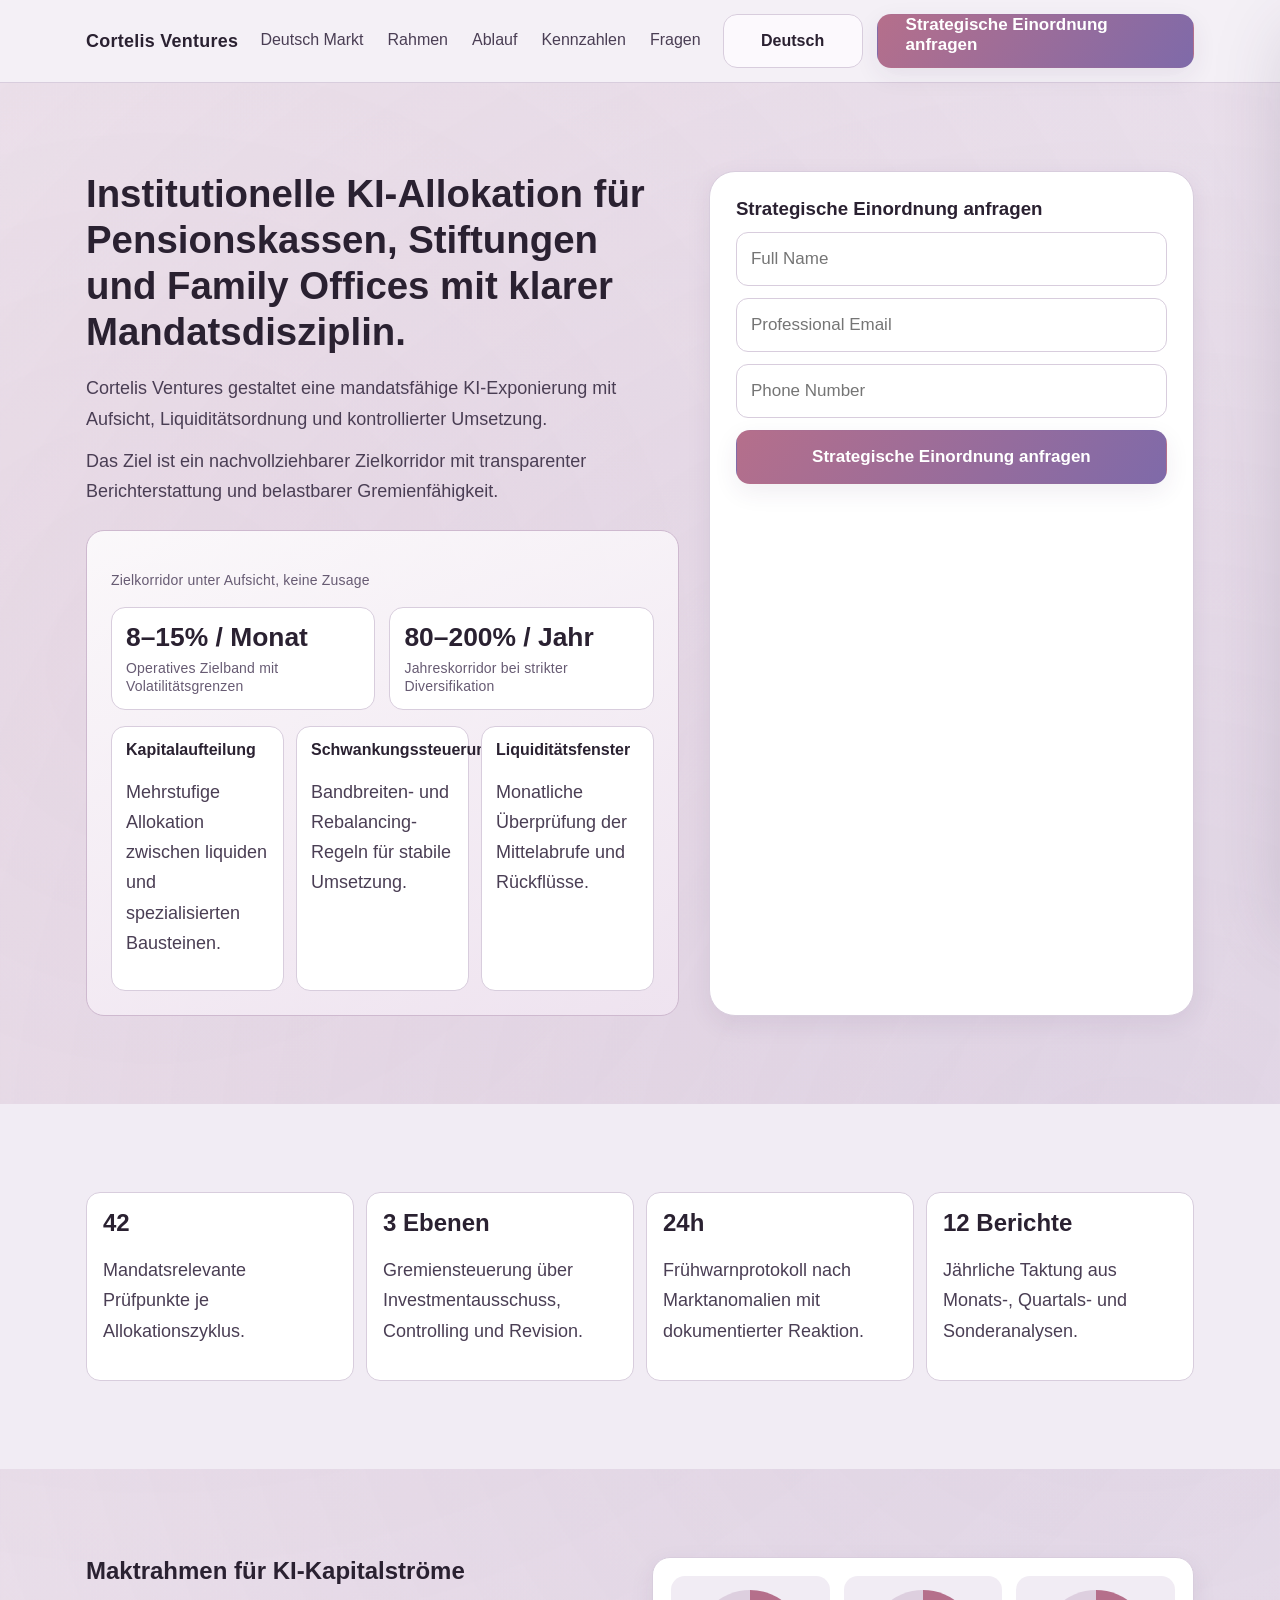
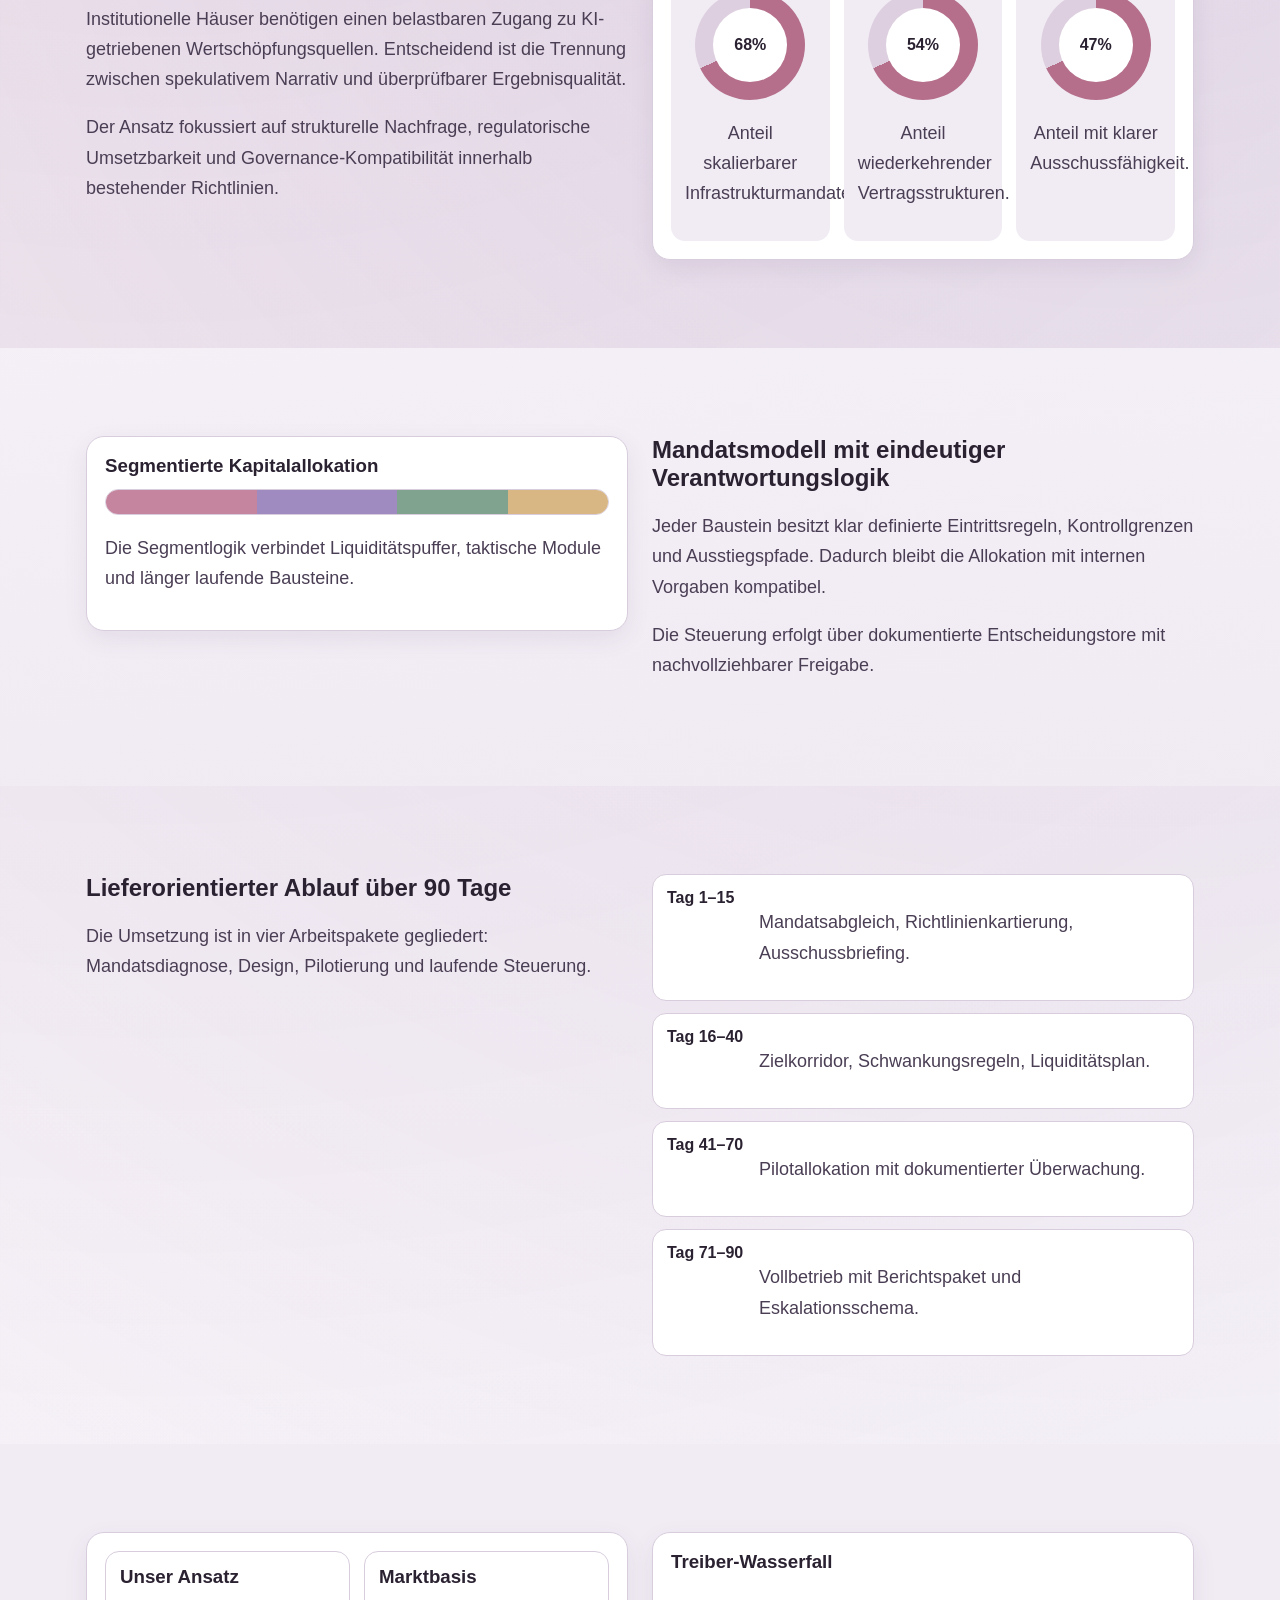
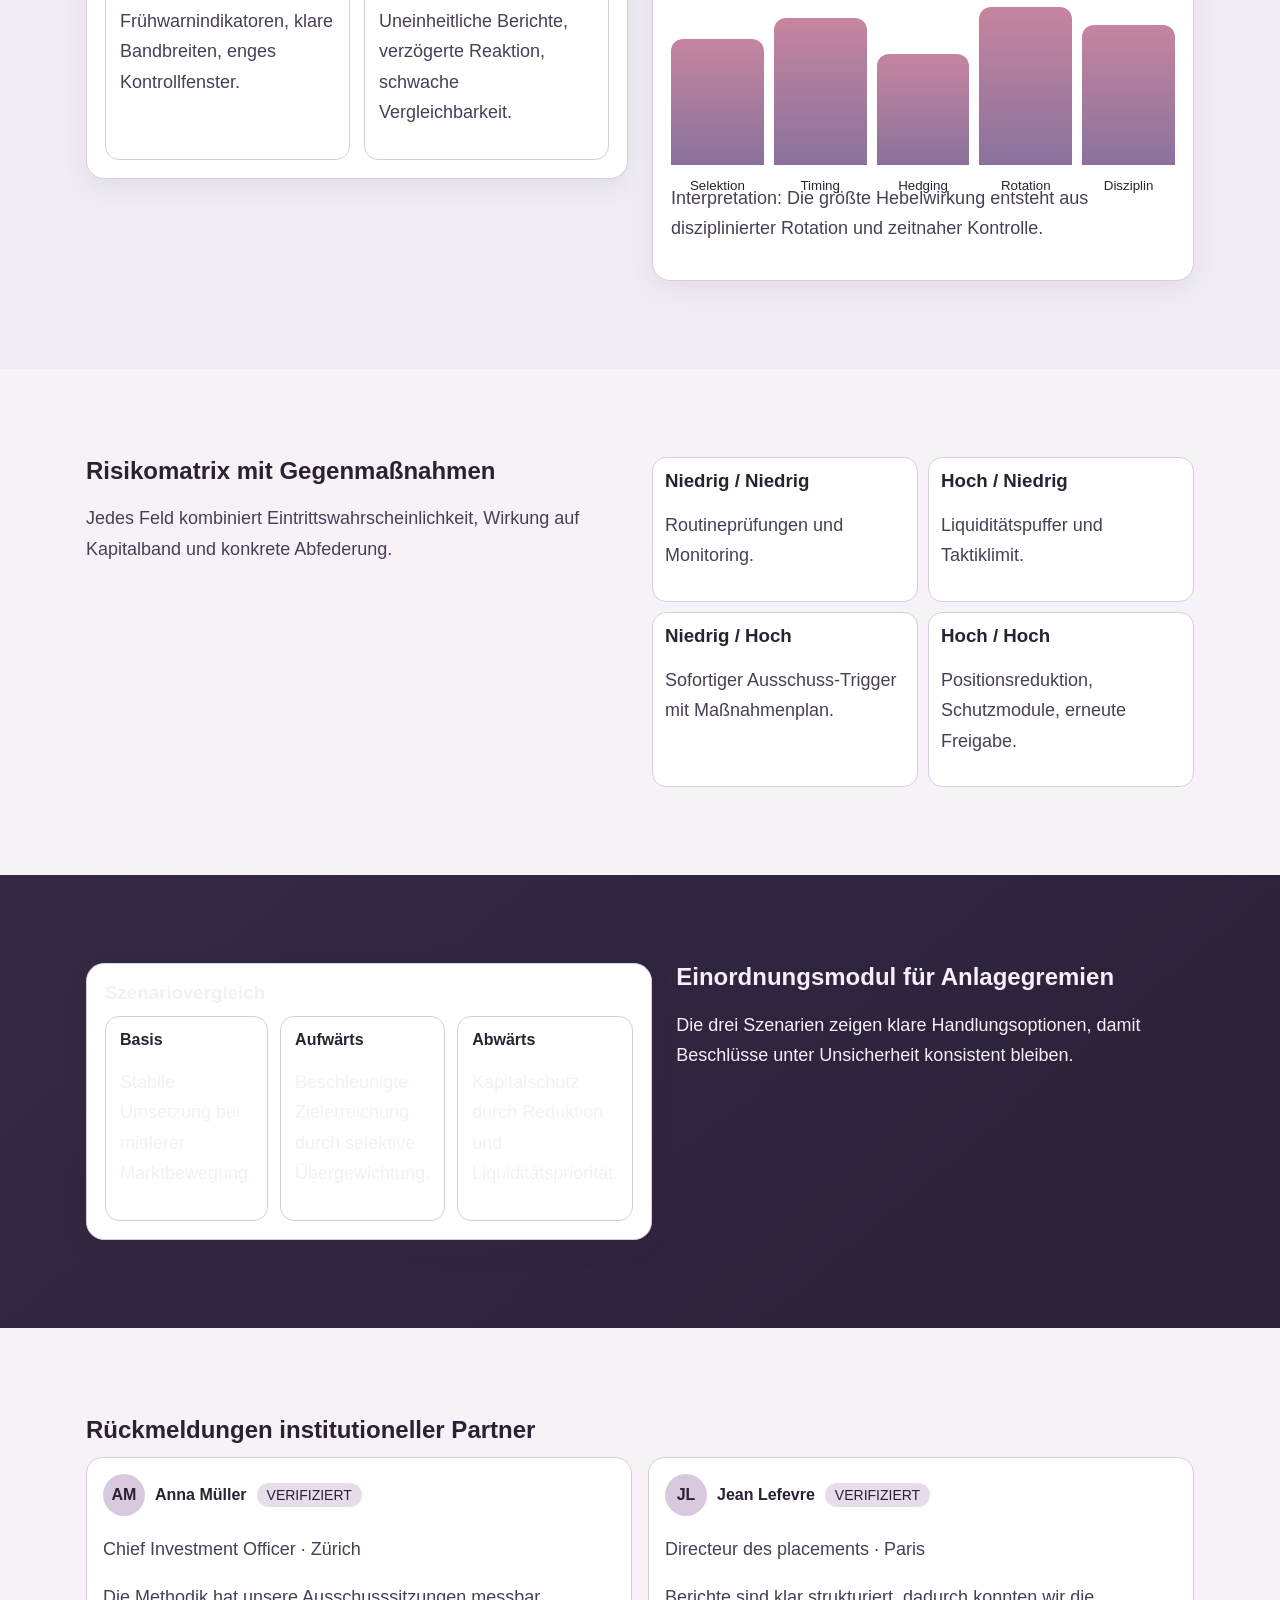
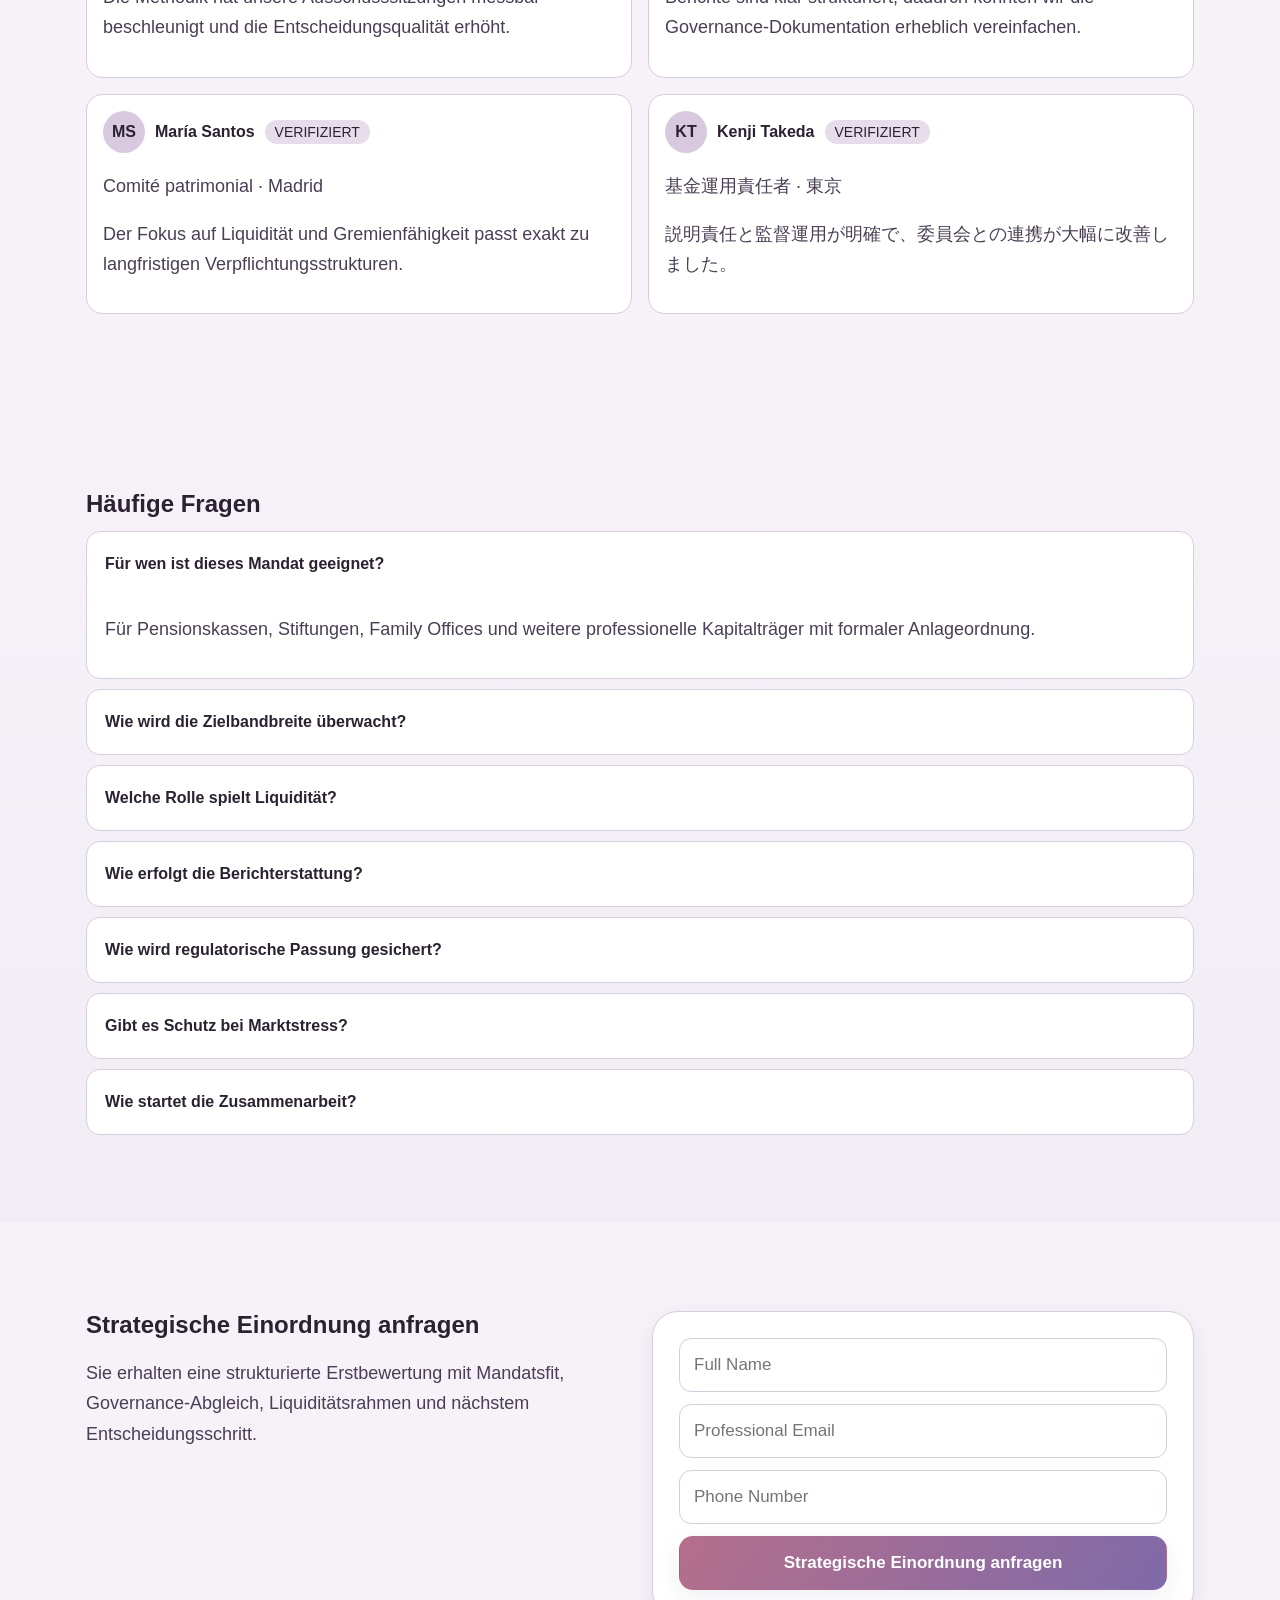
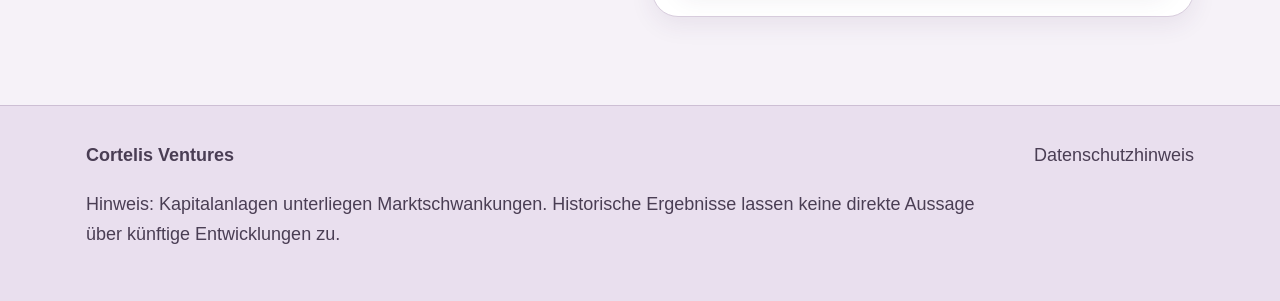
<file: de/index.html>
<!DOCTYPE html>
<html lang="de">
<head>
  <meta charset="UTF-8" />
  <meta name="viewport" content="width=device-width, initial-scale=1.0" />
  <title>Cortelis Ventures | Institutionelle KI-Allokation</title>
  <meta name="description" content="Cortelis Ventures strukturiert eine governance-geführte KI-Allokation für Pensionskassen, Stiftungen und Family Offices mit disziplinierten Kapitalzielen." />
  <link rel="canonical" href="https://cortelisventures.com/de/index.html" />
  <link rel="alternate" hreflang="en" href="https://cortelisventures.com/index.html" />
  <link rel="alternate" hreflang="de" href="https://cortelisventures.com/de/index.html" />
  <link rel="alternate" hreflang="fr" href="https://cortelisventures.com/fr/index.html" />
  <link rel="alternate" hreflang="es" href="https://cortelisventures.com/es/index.html" />
  <link rel="alternate" hreflang="it" href="https://cortelisventures.com/it/index.html" />
  <link rel="alternate" hreflang="tr" href="https://cortelisventures.com/tr/index.html" />
  <link rel="alternate" hreflang="pt" href="https://cortelisventures.com/pt/index.html" />
  <link rel="alternate" hreflang="ja" href="https://cortelisventures.com/jp/index.html" />
  <link rel="alternate" hreflang="sk" href="https://cortelisventures.com/sk/index.html" />
  <link rel="alternate" hreflang="nl-BE" href="https://cortelisventures.com/be/index.html" />
  <meta property="og:title" content="Cortelis Ventures | Institutionelle KI-Allokation" />
  <meta property="og:description" content="Cortelis Ventures strukturiert eine governance-geführte KI-Allokation für Pensionskassen, Stiftungen und Family Offices mit disziplinierten Kapitalzielen." />
  <meta property="og:type" content="website" />
  <meta property="og:url" content="https://cortelisventures.com/de/index.html" />
  <meta name="twitter:card" content="summary_large_image" />
  <meta name="twitter:title" content="Cortelis Ventures | Institutionelle KI-Allokation" />
  <meta name="twitter:description" content="Cortelis Ventures strukturiert eine governance-geführte KI-Allokation für Pensionskassen, Stiftungen und Family Offices mit disziplinierten Kapitalzielen." />
  <link rel="stylesheet" href="../assets/style.css" />
</head>
<body>
<header class="site-header"><div class="container header-row"><div class="brand">Cortelis Ventures</div><nav class="nav-desktop"><a href="#market">Deutsch Markt</a><a href="#model">Rahmen</a><a href="#process">Ablauf</a><a href="#metrics">Kennzahlen</a><a href="#faq">Fragen</a></nav><div class="header-right"><div class="lang-wrap"><button class="lang-button" aria-expanded="false">Deutsch</button><div class="lang-menu"><a href="../index.html"><span class="flag-svg"><svg viewBox="0 0 60 36" xmlns="http://www.w3.org/2000/svg"><rect width="60" height="36" fill="#012169"/><path d="M0 0l60 36M60 0L0 36" stroke="#fff" stroke-width="8"/><path d="M0 0l60 36M60 0L0 36" stroke="#C8102E" stroke-width="4"/><path d="M30 0v36M0 18h60" stroke="#fff" stroke-width="12"/><path d="M30 0v36M0 18h60" stroke="#C8102E" stroke-width="7"/></svg></span>English</a><a href="../de/index.html"><span class="flag-svg"><svg viewBox="0 0 3 2"><rect width="3" height="2" fill="#ffce00"/><rect width="3" height="1.333" fill="#dd0000"/><rect width="3" height="0.666" fill="#000"/></svg></span>Deutsch</a><a href="../fr/index.html"><span class="flag-svg"><svg viewBox="0 0 3 2"><rect width="1" height="2" fill="#0055A4"/><rect x="1" width="1" height="2" fill="#fff"/><rect x="2" width="1" height="2" fill="#EF4135"/></svg></span>Français</a><a href="../es/index.html"><span class="flag-svg"><svg viewBox="0 0 3 2"><rect width="3" height="2" fill="#AA151B"/><rect y="0.5" width="3" height="1" fill="#F1BF00"/></svg></span>Español</a><a href="../it/index.html"><span class="flag-svg"><svg viewBox="0 0 3 2"><rect width="1" height="2" fill="#009246"/><rect x="1" width="1" height="2" fill="#fff"/><rect x="2" width="1" height="2" fill="#CE2B37"/></svg></span>Italiano</a><a href="../tr/index.html"><span class="flag-svg"><svg viewBox="0 0 3 2"><rect width="3" height="2" fill="#E30A17"/><circle cx="1.2" cy="1" r="0.5" fill="#fff"/><circle cx="1.32" cy="1" r="0.4" fill="#E30A17"/><polygon points="1.95,1 2.18,1.08 2.03,0.9 2.03,1.1 2.18,0.92" fill="#fff"/></svg></span>Türkçe</a><a href="../pt/index.html"><span class="flag-svg"><svg viewBox="0 0 3 2"><rect width="1.2" height="2" fill="#006600"/><rect x="1.2" width="1.8" height="2" fill="#ff0000"/><circle cx="1.2" cy="1" r="0.35" fill="#ffcc00"/></svg></span>Português</a><a href="../jp/index.html"><span class="flag-svg"><svg viewBox="0 0 3 2"><rect width="3" height="2" fill="#fff"/><circle cx="1.5" cy="1" r="0.48" fill="#bc002d"/></svg></span>日本語</a><a href="../sk/index.html"><span class="flag-svg"><svg viewBox="0 0 3 2"><rect width="3" height="2" fill="#ee1c25"/><rect width="3" height="1.333" fill="#0b4ea2"/><rect width="3" height="0.666" fill="#fff"/></svg></span>Slovenčina</a><a href="../be/index.html"><span class="flag-svg"><svg viewBox="0 0 3 2"><rect width="3" height="2" fill="#fae042"/><rect width="1" height="2" fill="#000"/><rect x="2" width="1" height="2" fill="#ed2939"/></svg></span>Nederlands</a></div></div><a class="btn-primary" href="#contact">Strategische Einordnung anfragen</a><button class="burger" aria-label="menu"><span></span><span></span><span></span></button></div></div></header>
<div class="drawer-backdrop"></div><aside class="mobile-drawer"><button class="btn-secondary drawer-close">×</button><nav><a href="#market">Deutsch Markt</a><a href="#model">Rahmen</a><a href="#process">Ablauf</a><a href="#metrics">Kennzahlen</a><a href="#faq">Fragen</a></nav><div class="lang-wrap"><button class="lang-button" aria-expanded="false">Deutsch</button><div class="lang-menu"><a href="../index.html"><span class="flag-svg"><svg viewBox="0 0 60 36" xmlns="http://www.w3.org/2000/svg"><rect width="60" height="36" fill="#012169"/><path d="M0 0l60 36M60 0L0 36" stroke="#fff" stroke-width="8"/><path d="M0 0l60 36M60 0L0 36" stroke="#C8102E" stroke-width="4"/><path d="M30 0v36M0 18h60" stroke="#fff" stroke-width="12"/><path d="M30 0v36M0 18h60" stroke="#C8102E" stroke-width="7"/></svg></span>English</a><a href="../de/index.html"><span class="flag-svg"><svg viewBox="0 0 3 2"><rect width="3" height="2" fill="#ffce00"/><rect width="3" height="1.333" fill="#dd0000"/><rect width="3" height="0.666" fill="#000"/></svg></span>Deutsch</a><a href="../fr/index.html"><span class="flag-svg"><svg viewBox="0 0 3 2"><rect width="1" height="2" fill="#0055A4"/><rect x="1" width="1" height="2" fill="#fff"/><rect x="2" width="1" height="2" fill="#EF4135"/></svg></span>Français</a><a href="../es/index.html"><span class="flag-svg"><svg viewBox="0 0 3 2"><rect width="3" height="2" fill="#AA151B"/><rect y="0.5" width="3" height="1" fill="#F1BF00"/></svg></span>Español</a><a href="../it/index.html"><span class="flag-svg"><svg viewBox="0 0 3 2"><rect width="1" height="2" fill="#009246"/><rect x="1" width="1" height="2" fill="#fff"/><rect x="2" width="1" height="2" fill="#CE2B37"/></svg></span>Italiano</a><a href="../tr/index.html"><span class="flag-svg"><svg viewBox="0 0 3 2"><rect width="3" height="2" fill="#E30A17"/><circle cx="1.2" cy="1" r="0.5" fill="#fff"/><circle cx="1.32" cy="1" r="0.4" fill="#E30A17"/><polygon points="1.95,1 2.18,1.08 2.03,0.9 2.03,1.1 2.18,0.92" fill="#fff"/></svg></span>Türkçe</a><a href="../pt/index.html"><span class="flag-svg"><svg viewBox="0 0 3 2"><rect width="1.2" height="2" fill="#006600"/><rect x="1.2" width="1.8" height="2" fill="#ff0000"/><circle cx="1.2" cy="1" r="0.35" fill="#ffcc00"/></svg></span>Português</a><a href="../jp/index.html"><span class="flag-svg"><svg viewBox="0 0 3 2"><rect width="3" height="2" fill="#fff"/><circle cx="1.5" cy="1" r="0.48" fill="#bc002d"/></svg></span>日本語</a><a href="../sk/index.html"><span class="flag-svg"><svg viewBox="0 0 3 2"><rect width="3" height="2" fill="#ee1c25"/><rect width="3" height="1.333" fill="#0b4ea2"/><rect width="3" height="0.666" fill="#fff"/></svg></span>Slovenčina</a><a href="../be/index.html"><span class="flag-svg"><svg viewBox="0 0 3 2"><rect width="3" height="2" fill="#fae042"/><rect width="1" height="2" fill="#000"/><rect x="2" width="1" height="2" fill="#ed2939"/></svg></span>Nederlands</a></div></div><a class="btn-primary" href="#contact">Strategische Einordnung anfragen</a></aside>
<main>
<section class="section"><div class="container hero-grid reveal"><div class="hero-copy"><h1>Institutionelle KI-Allokation für Pensionskassen, Stiftungen und Family Offices mit klarer Mandatsdisziplin.</h1><p class="hero-lead">Cortelis Ventures gestaltet eine mandatsfähige KI-Exponierung mit Aufsicht, Liquiditätsordnung und kontrollierter Umsetzung.</p><p class="hero-lead">Das Ziel ist ein nachvollziehbarer Zielkorridor mit transparenter Berichterstattung und belastbarer Gremienfähigkeit.</p><div class="return-module"><p class="micro">Zielkorridor unter Aufsicht, keine Zusage</p><div class="return-kpis"><article><span class="metric-value">8–15% / Monat</span><span class="micro">Operatives Zielband mit Volatilitätsgrenzen</span></article><article><span class="metric-value">80–200% / Jahr</span><span class="micro">Jahreskorridor bei strikter Diversifikation</span></article></div><div class="summary-cards"><div class="card"><strong>Kapitalaufteilung</strong><p>Mehrstufige Allokation zwischen liquiden und spezialisierten Bausteinen.</p></div><div class="card"><strong>Schwankungssteuerung</strong><p>Bandbreiten- und Rebalancing-Regeln für stabile Umsetzung.</p></div><div class="card"><strong>Liquiditätsfenster</strong><p>Monatliche Überprüfung der Mittelabrufe und Rückflüsse.</p></div></div></div></div>
<div class="hero-form"><h3>Strategische Einordnung anfragen</h3><form class="lead-form form-stack"><input aria-label="Full Name" placeholder="Full Name" /><input aria-label="Professional Email" placeholder="Professional Email" /><input aria-label="Phone Number" placeholder="Phone Number" /><button class="btn-primary" type="submit">Strategische Einordnung anfragen</button><p class="form-notice" hidden>Merci. Ein Ansprechpartner meldet sich zeitnah.</p></form></div></div></section>
<section class="section section-alt"><div class="container kpi-strip reveal"><article class="kpi-item"><div class="kpi-main">42</div><p>Mandatsrelevante Prüfpunkte je Allokationszyklus.</p></article><article class="kpi-item"><div class="kpi-main">3 Ebenen</div><p>Gremiensteuerung über Investmentausschuss, Controlling und Revision.</p></article><article class="kpi-item"><div class="kpi-main">24h</div><p>Frühwarnprotokoll nach Marktanomalien mit dokumentierter Reaktion.</p></article><article class="kpi-item"><div class="kpi-main">12 Berichte</div><p>Jährliche Taktung aus Monats-, Quartals- und Sonderanalysen.</p></article></div></section>
<section id="market" class="section"><div class="container split reveal"><div><h2>Maktrahmen für KI-Kapitalströme</h2><p>Institutionelle Häuser benötigen einen belastbaren Zugang zu KI-getriebenen Wertschöpfungsquellen. Entscheidend ist die Trennung zwischen spekulativem Narrativ und überprüfbarer Ergebnisqualität.</p><p>Der Ansatz fokussiert auf strukturelle Nachfrage, regulatorische Umsetzbarkeit und Governance-Kompatibilität innerhalb bestehender Richtlinien.</p></div><div class="visual-card rings"><article class="ring"><div class="donut" data-label="68%"></div><p>Anteil skalierbarer Infrastrukturmandate.</p></article><article class="ring"><div class="donut" data-label="54%"></div><p>Anteil wiederkehrender Vertragsstrukturen.</p></article><article class="ring"><div class="donut" data-label="47%"></div><p>Anteil mit klarer Ausschussfähigkeit.</p></article></div></div></section>
<section id="model" class="section section-soft"><div class="container split reveal"><div class="visual-card"><h3>Segmentierte Kapitalallokation</h3><div class="stacked"><span class="seg-a" style="width:30%"></span><span class="seg-b" style="width:28%"></span><span class="seg-c" style="width:22%"></span><span class="seg-d" style="width:20%"></span></div><p>Die Segmentlogik verbindet Liquiditätspuffer, taktische Module und länger laufende Bausteine.</p></div><div><h2>Mandatsmodell mit eindeutiger Verantwortungslogik</h2><p>Jeder Baustein besitzt klar definierte Eintrittsregeln, Kontrollgrenzen und Ausstiegspfade. Dadurch bleibt die Allokation mit internen Vorgaben kompatibel.</p><p>Die Steuerung erfolgt über dokumentierte Entscheidungstore mit nachvollziehbarer Freigabe.</p></div></div></section>
<section id="process" class="section"><div class="container split reveal"><div><h2>Lieferorientierter Ablauf über 90 Tage</h2><p>Die Umsetzung ist in vier Arbeitspakete gegliedert: Mandatsdiagnose, Design, Pilotierung und laufende Steuerung.</p></div><div class="timeline"> <article><strong>Tag 1–15</strong><p>Mandatsabgleich, Richtlinienkartierung, Ausschussbriefing.</p></article><article><strong>Tag 16–40</strong><p>Zielkorridor, Schwankungsregeln, Liquiditätsplan.</p></article><article><strong>Tag 41–70</strong><p>Pilotallokation mit dokumentierter Überwachung.</p></article><article><strong>Tag 71–90</strong><p>Vollbetrieb mit Berichtspaket und Eskalationsschema.</p></article></div></div></section>
<section id="metrics" class="section section-alt"><div class="container split reveal"><div class="visual-card compare"><article><h3>Unser Ansatz</h3><p>Frühwarnindikatoren, klare Bandbreiten, enges Kontrollfenster.</p></article><article><h3>Marktbasis</h3><p>Uneinheitliche Berichte, verzögerte Reaktion, schwache Vergleichbarkeit.</p></article></div><div class="visual-card"><h3>Treiber-Wasserfall</h3><div class="waterfall"><div style="height:70%"><small>Selektion</small></div><div style="height:82%"><small>Timing</small></div><div style="height:62%"><small>Hedging</small></div><div style="height:88%"><small>Rotation</small></div><div style="height:78%"><small>Disziplin</small></div></div><p>Interpretation: Die größte Hebelwirkung entsteht aus disziplinierter Rotation und zeitnaher Kontrolle.</p></div></div></section>
<section class="section"><div class="container split reveal"><div><h2>Risikomatrix mit Gegenmaßnahmen</h2><p>Jedes Feld kombiniert Eintrittswahrscheinlichkeit, Wirkung auf Kapitalband und konkrete Abfederung.</p></div><div class="matrix"><article><h3>Niedrig / Niedrig</h3><p>Routineprüfungen und Monitoring.</p></article><article><h3>Hoch / Niedrig</h3><p>Liquiditätspuffer und Taktiklimit.</p></article><article><h3>Niedrig / Hoch</h3><p>Sofortiger Ausschuss-Trigger mit Maßnahmenplan.</p></article><article><h3>Hoch / Hoch</h3><p>Positionsreduktion, Schutzmodule, erneute Freigabe.</p></article></div></div></section>
<section class="section section-dark"><div class="container split reveal"><div class="visual-card"><h3>Szenariovergleich</h3><div class="scenario"><article><strong>Basis</strong><p>Stabile Umsetzung bei mittlerer Marktbewegung.</p></article><article><strong>Aufwärts</strong><p>Beschleunigte Zielerreichung durch selektive Übergewichtung.</p></article><article><strong>Abwärts</strong><p>Kapitalschutz durch Reduktion und Liquiditätspriorität.</p></article></div></div><div><h2>Einordnungsmodul für Anlagegremien</h2><p>Die drei Szenarien zeigen klare Handlungsoptionen, damit Beschlüsse unter Unsicherheit konsistent bleiben.</p></div></div></section>
<section class="section"><div class="container reveal"><h2>Rückmeldungen institutioneller Partner</h2><div class="reviews"><article class="review-card"><div class="review-head"><div class="avatar">AM</div><strong>Anna Müller</strong><span class="badge">VERIFIZIERT</span></div><p>Chief Investment Officer · Zürich</p><p>Die Methodik hat unsere Ausschusssitzungen messbar beschleunigt und die Entscheidungsqualität erhöht.</p></article><article class="review-card"><div class="review-head"><div class="avatar">JL</div><strong>Jean Lefevre</strong><span class="badge">VERIFIZIERT</span></div><p>Directeur des placements · Paris</p><p>Berichte sind klar strukturiert, dadurch konnten wir die Governance-Dokumentation erheblich vereinfachen.</p></article><article class="review-card"><div class="review-head"><div class="avatar">MS</div><strong>María Santos</strong><span class="badge">VERIFIZIERT</span></div><p>Comité patrimonial · Madrid</p><p>Der Fokus auf Liquidität und Gremienfähigkeit passt exakt zu langfristigen Verpflichtungsstrukturen.</p></article><article class="review-card"><div class="review-head"><div class="avatar">KT</div><strong>Kenji Takeda</strong><span class="badge">VERIFIZIERT</span></div><p>基金運用責任者 · 東京</p><p>説明責任と監督運用が明確で、委員会との連携が大幅に改善しました。</p></article></div></div></section>
<section id="faq" class="section section-soft"><div class="container reveal"><h2>Häufige Fragen</h2><div class="faq-list"><article class="faq-item open"><button class="faq-q" aria-expanded="true">Für wen ist dieses Mandat geeignet?</button><div class="faq-answer"><p>Für Pensionskassen, Stiftungen, Family Offices und weitere professionelle Kapitalträger mit formaler Anlageordnung.</p></div></article><article class="faq-item "><button class="faq-q" aria-expanded="false">Wie wird die Zielbandbreite überwacht?</button><div class="faq-answer"><p>Über tägliche Indikatoren, Monatsberichte und klar definierte Ausschuss-Schwellenwerte.</p></div></article><article class="faq-item "><button class="faq-q" aria-expanded="false">Welche Rolle spielt Liquidität?</button><div class="faq-answer"><p>Liquidität ist ein eigenständiger Steuerungsblock mit festen Puffern und Zugriffsregeln.</p></div></article><article class="faq-item "><button class="faq-q" aria-expanded="false">Wie erfolgt die Berichterstattung?</button><div class="faq-answer"><p>Monatliche Kurzberichte, quartalsweise Tiefenanalyse und Sonderberichte bei Abweichungen.</p></div></article><article class="faq-item "><button class="faq-q" aria-expanded="false">Wie wird regulatorische Passung gesichert?</button><div class="faq-answer"><p>Jeder Schritt wird gegen interne Vorgaben und externe Rahmenbedingungen gespiegelt.</p></div></article><article class="faq-item "><button class="faq-q" aria-expanded="false">Gibt es Schutz bei Marktstress?</button><div class="faq-answer"><p>Ja, über Positionskorridore, Reduktionsprotokolle und priorisierte Sicherungsmodule.</p></div></article><article class="faq-item "><button class="faq-q" aria-expanded="false">Wie startet die Zusammenarbeit?</button><div class="faq-answer"><p>Mit einem strukturierten Briefing, Mandatsdiagnose und abgestimmtem Umsetzungsfahrplan.</p></div></article></div></div></section>
<section id="contact" class="section"><div class="container split reveal"><div><h2>Strategische Einordnung anfragen</h2><p>Sie erhalten eine strukturierte Erstbewertung mit Mandatsfit, Governance-Abgleich, Liquiditätsrahmen und nächstem Entscheidungsschritt.</p></div><div class="final-form"><form class="lead-form form-stack"><input aria-label="Full Name" placeholder="Full Name" /><input aria-label="Professional Email" placeholder="Professional Email" /><input aria-label="Phone Number" placeholder="Phone Number" /><button class="btn-primary" type="submit">Strategische Einordnung anfragen</button><p class="form-notice" hidden>Danke. Rückmeldung erfolgt kurzfristig.</p></form></div></div></section>
</main>
<footer><div class="container footer-row"><div><strong>Cortelis Ventures</strong><p>Hinweis: Kapitalanlagen unterliegen Marktschwankungen. Historische Ergebnisse lassen keine direkte Aussage über künftige Entwicklungen zu.</p></div><div><a href="#" data-policy-open>Datenschutzhinweis</a></div></div></footer>
<div class="policy-modal" aria-hidden="true"><div class="policy-panel"><div class="policy-head"><h3>Datenschutzhinweis</h3><button class="icon-close" data-policy-close aria-label="x">✕</button></div><div class="policy-content"><h4>Einleitung</h4><p>Dieses Dokument erläutert den Umgang mit personenbezogenen Angaben im Rahmen von Kontaktanfragen und Mandatsgesprächen.</p><h4>Datenerhebung</h4><p>Erfasst werden Name, geschäftliche E-Mail-Adresse und Telefonnummer aus Formularfeldern.</p><h4>Rechtsgrundlage</h4><p>Die Verarbeitung erfolgt zur Vorbereitung vorvertraglicher Schritte und zur legitimen geschäftlichen Kommunikation.</p><h4>Cookies</h4><p>Es werden nur technisch notwendige Cookies eingesetzt, um Funktionalität und Sicherheit zu gewährleisten.</p><h4>Speicherdauer</h4><p>Angaben bleiben nur solange erhalten, wie dies für Kommunikation, Nachweis und rechtliche Pflichten erforderlich ist.</p><h4>Drittweitergabe</h4><p>Eine Weitergabe erfolgt ausschließlich an sorgfältig ausgewählte Dienstleister mit vertraglicher Schutzbindung.</p><h4>Sicherheit</h4><p>Technische und organisatorische Maßnahmen schützen vor unbefugtem Zugriff, Verlust und missbräuchlicher Nutzung.</p><h4>Rechte der betroffenen Personen</h4><p>Auskunft, Berichtigung, Einschränkung, Löschung und Widerspruch können jederzeit über die Kontaktstelle geltend gemacht werden.</p><h4>Internationale Übermittlungen</h4><p>Grenzüberschreitende Verarbeitung erfolgt nur bei geeigneten Schutzgarantien und dokumentierten Transfermechanismen.</p><h4>Branchenspezifischer Risikohinweis</h4><p>Kapitalmärkte weisen Unsicherheit auf. Zielkorridore dienen der Steuerung und stellen keine feste Zusage dar.</p><h4>Kontakt</h4><p>E-Mail: governance@cortelisventures.com · Telefon: +32 2 555 0142</p></div><div class="policy-footer"><button class="btn-secondary" data-policy-close>Schließen</button></div></div></div>
<script type="application/ld+json">{"@context":"https://schema.org","@type":"Organization","name":"Cortelis Ventures","url":"https://cortelisventures.com"}</script>
<script type="application/ld+json">{"@context":"https://schema.org","@type":"WebSite","name":"Cortelis Ventures","url":"https://cortelisventures.com/de/index.html"}</script>
<script type="application/ld+json">{"@context":"https://schema.org","@type":"FAQPage","mainEntity":[{"@type":"Question","name":"Mandatsfrage","acceptedAnswer":{"@type":"Answer","text":"Ein strukturierter Einstieg mit Governance-Abgleich."}}]}</script>
<script type="application/ld+json">{"@context":"https://schema.org","@type":"Review","author":{"@type":"Person","name":"Anna Müller"},"reviewBody":"Klare Struktur und belastbare Gremienfähigkeit."}</script>
<script src="../assets/app.js" defer></script>
</body></html>
</file>
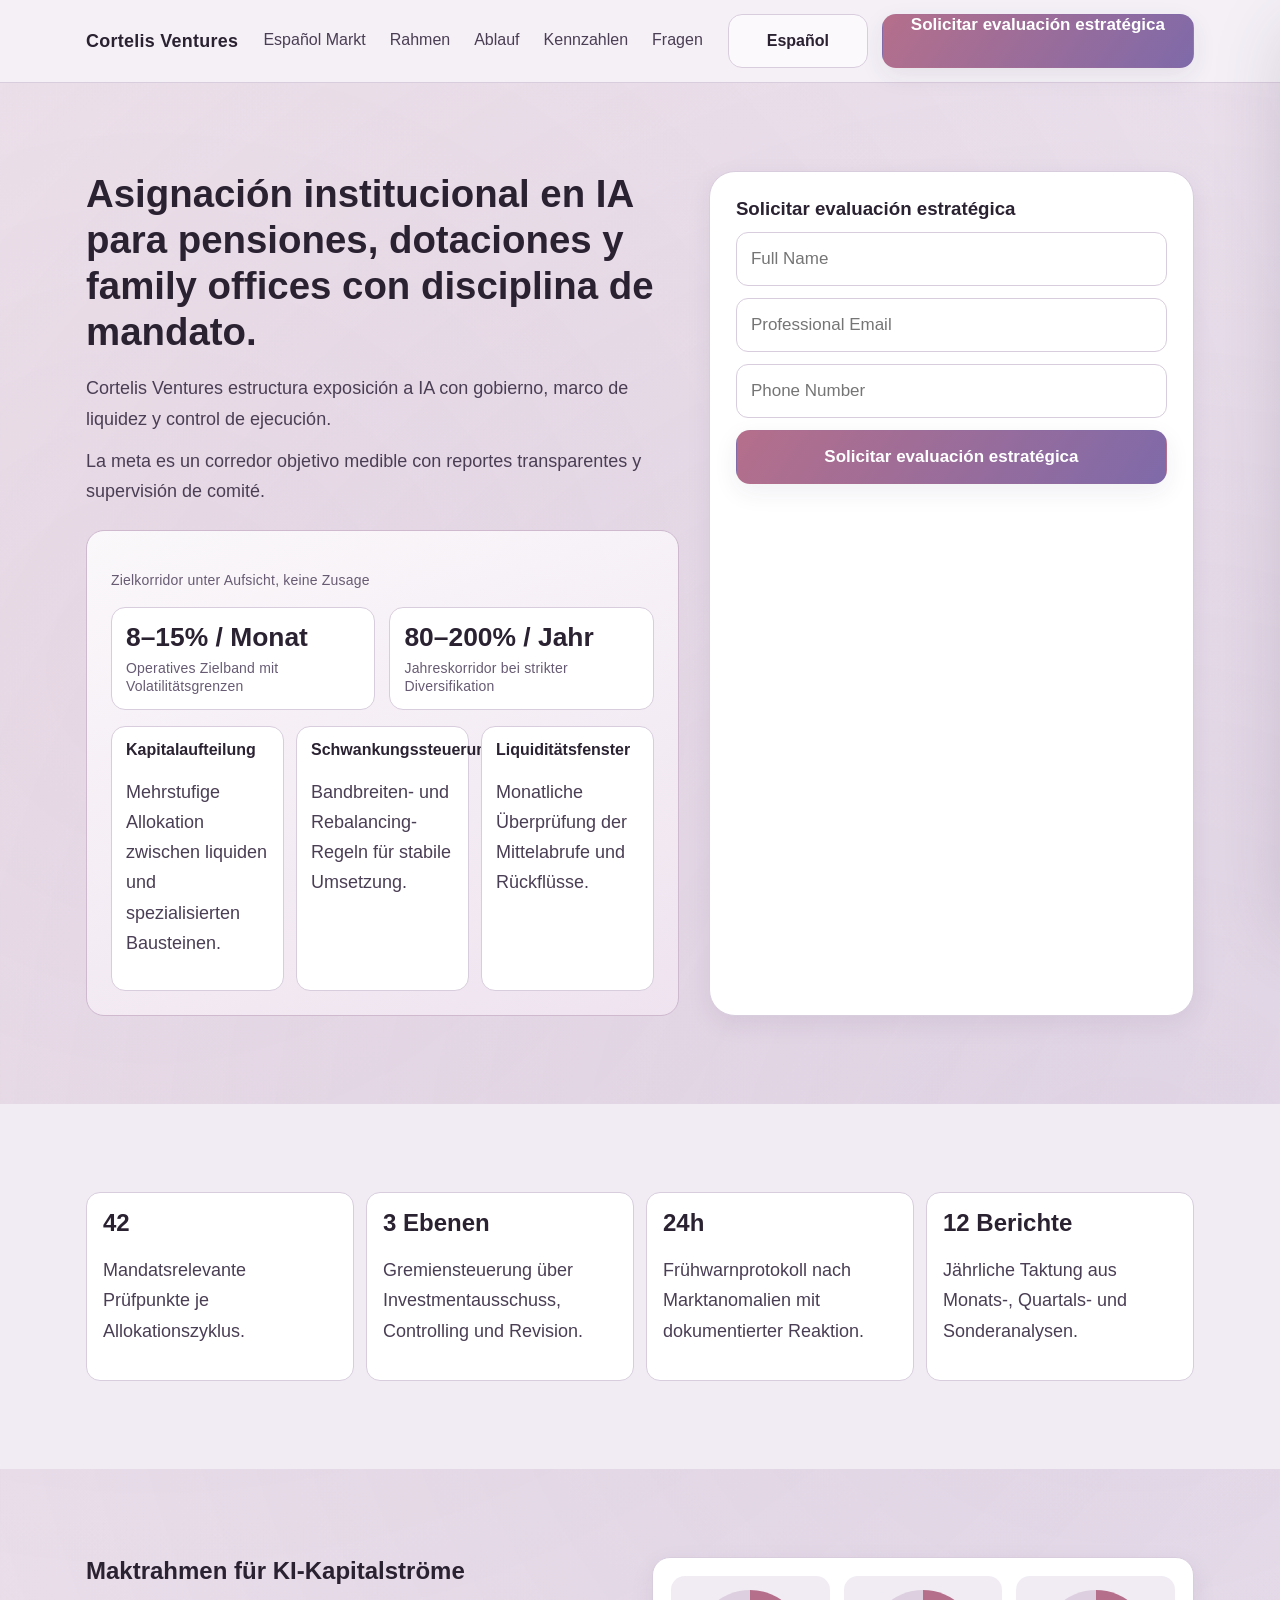
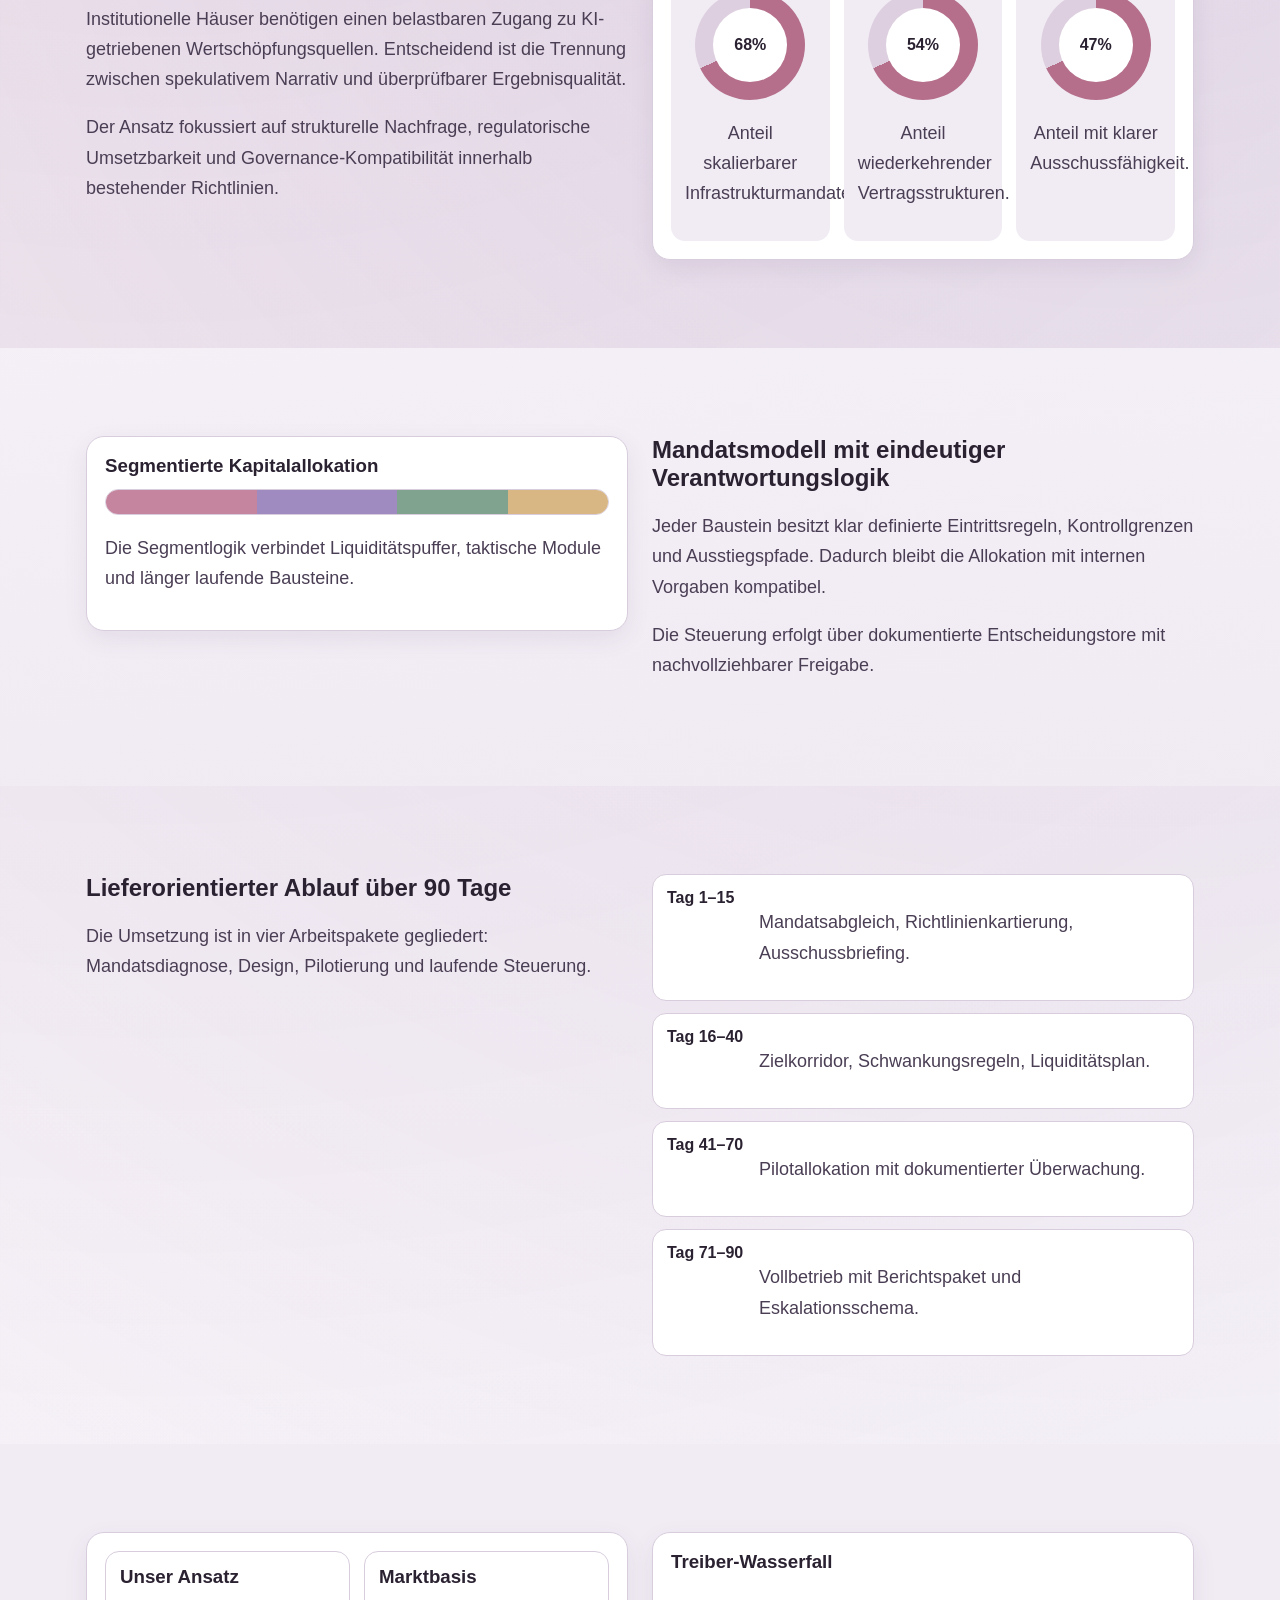
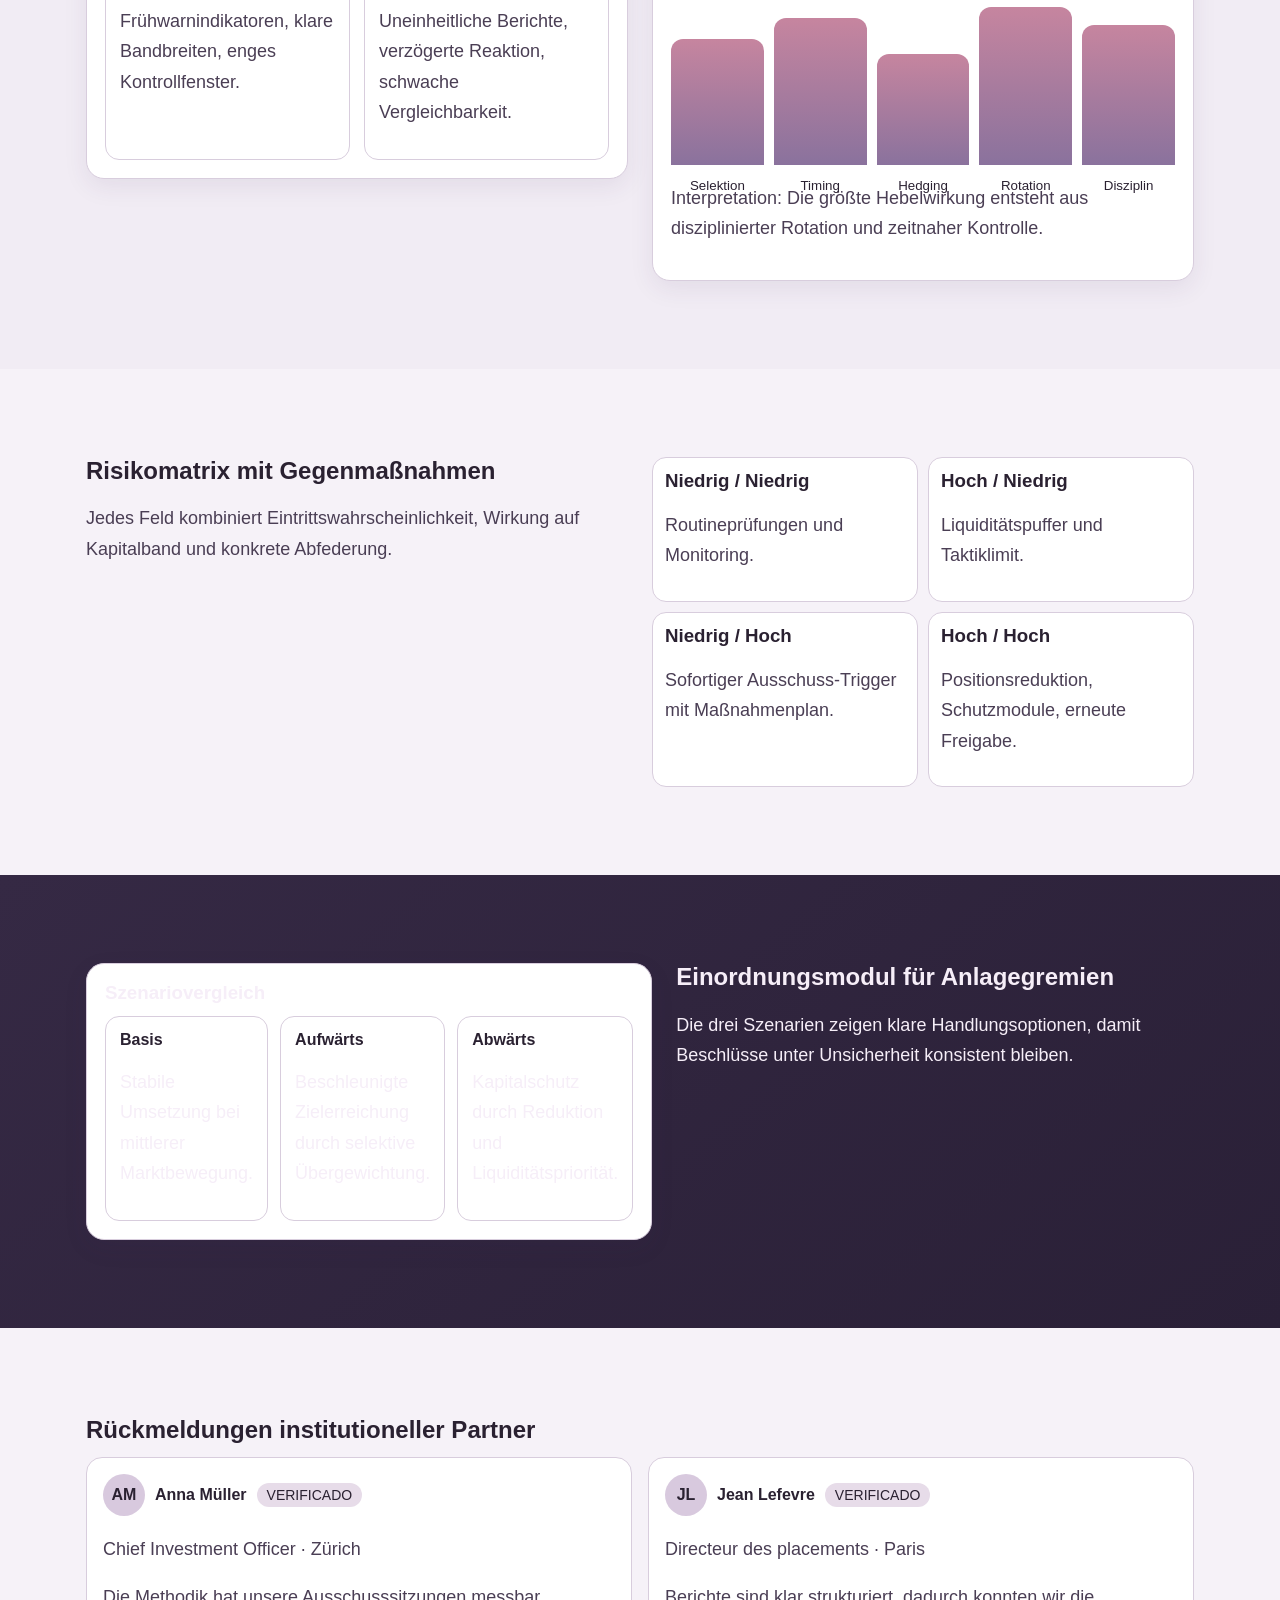
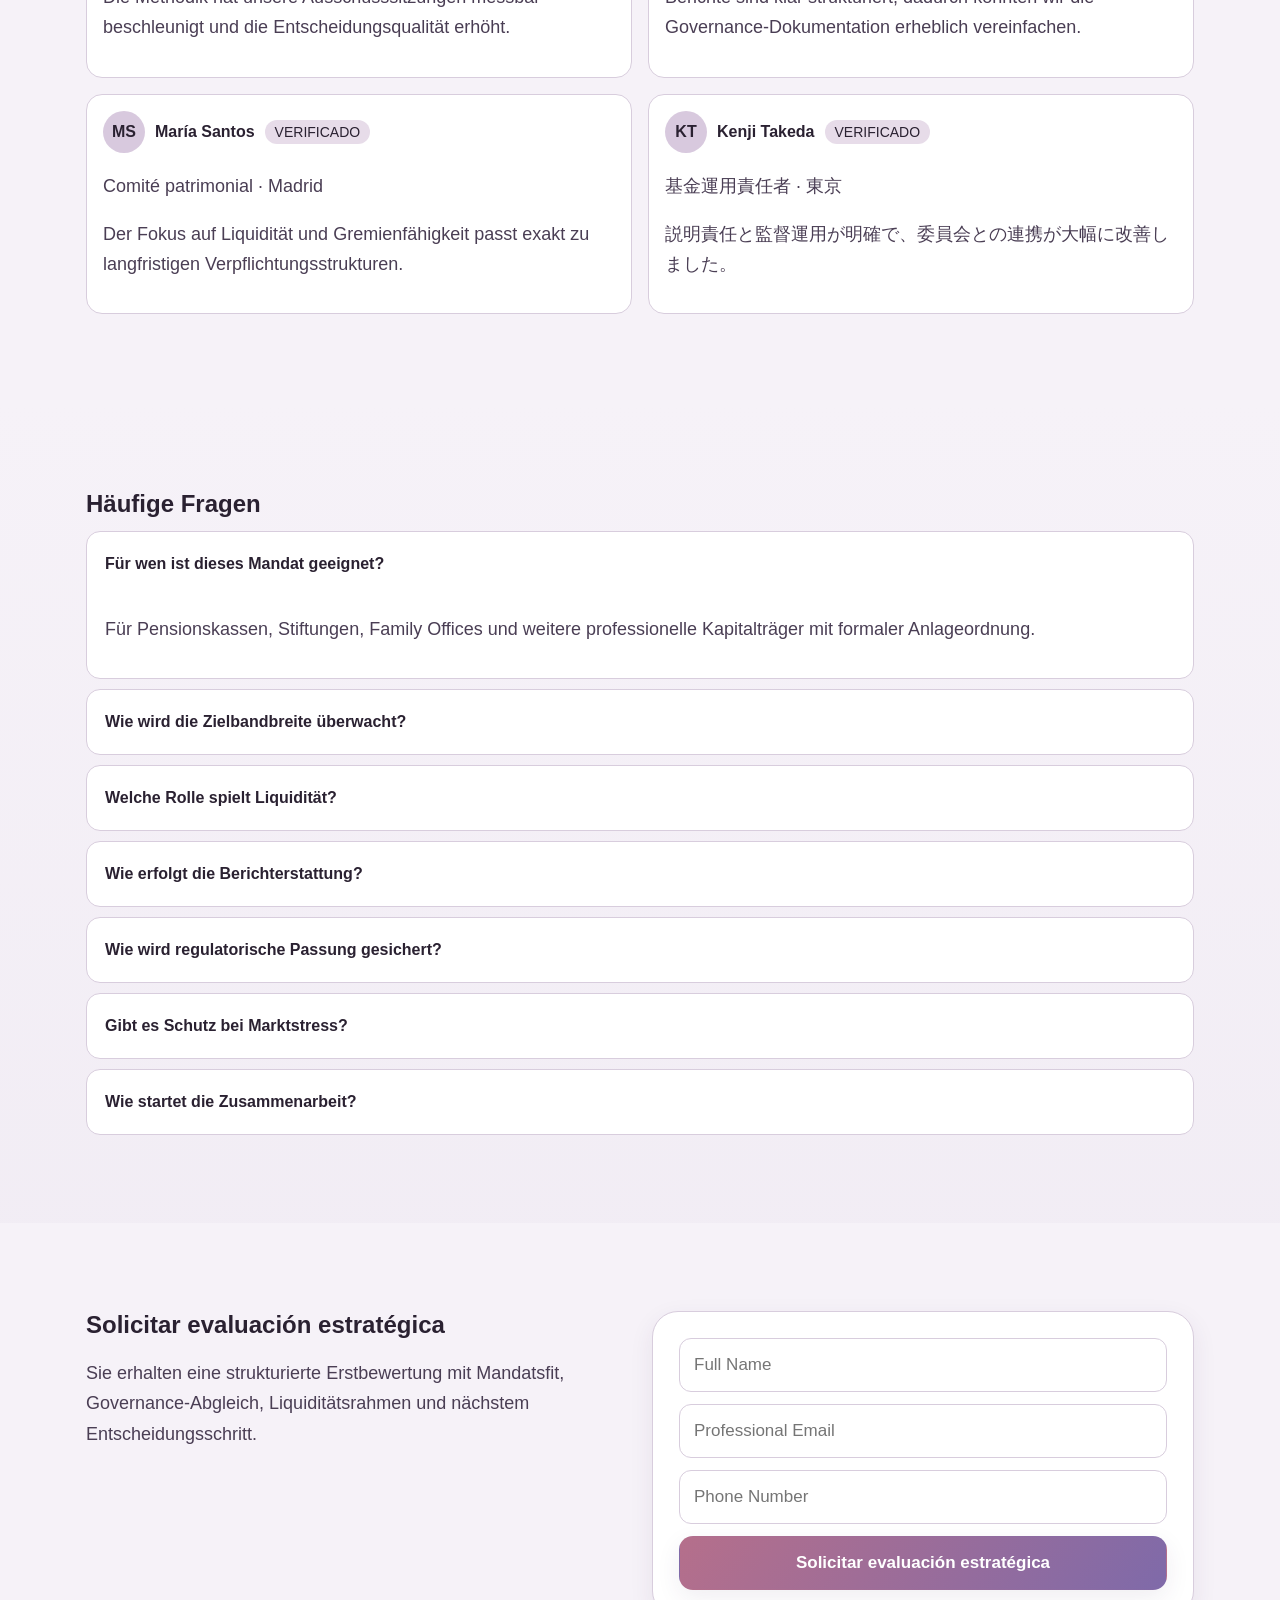
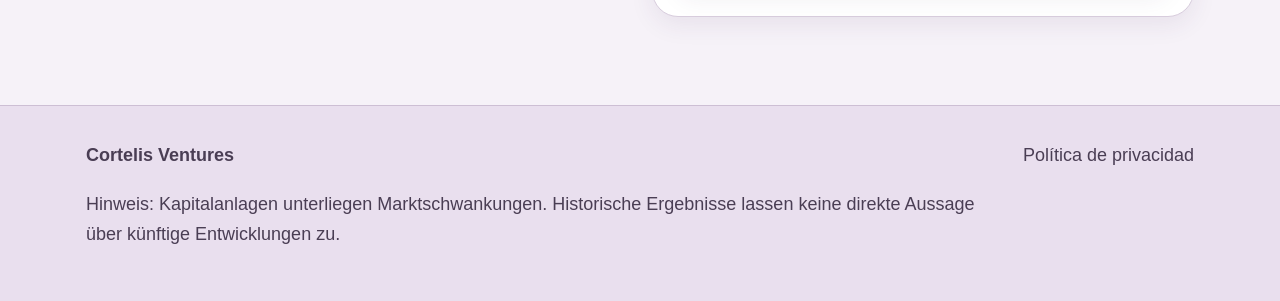
<file: es/index.html>
<!DOCTYPE html>
<html lang="es">
<head>
  <meta charset="UTF-8" />
  <meta name="viewport" content="width=device-width, initial-scale=1.0" />
  <title>Cortelis Ventures | Asignación institucional en IA</title>
  <meta name="description" content="Cortelis Ventures diseña asignación en IA con disciplina de gobierno para fondos de pensiones, dotaciones y family offices." />
  <link rel="canonical" href="https://cortelisventures.com/es/index.html" />
  <link rel="alternate" hreflang="en" href="https://cortelisventures.com/index.html" />
  <link rel="alternate" hreflang="de" href="https://cortelisventures.com/de/index.html" />
  <link rel="alternate" hreflang="fr" href="https://cortelisventures.com/fr/index.html" />
  <link rel="alternate" hreflang="es" href="https://cortelisventures.com/es/index.html" />
  <link rel="alternate" hreflang="it" href="https://cortelisventures.com/it/index.html" />
  <link rel="alternate" hreflang="tr" href="https://cortelisventures.com/tr/index.html" />
  <link rel="alternate" hreflang="pt" href="https://cortelisventures.com/pt/index.html" />
  <link rel="alternate" hreflang="ja" href="https://cortelisventures.com/jp/index.html" />
  <link rel="alternate" hreflang="sk" href="https://cortelisventures.com/sk/index.html" />
  <link rel="alternate" hreflang="nl-BE" href="https://cortelisventures.com/be/index.html" />
  <meta property="og:title" content="Cortelis Ventures | Asignación institucional en IA" />
  <meta property="og:description" content="Cortelis Ventures diseña asignación en IA con disciplina de gobierno para fondos de pensiones, dotaciones y family offices." />
  <meta property="og:type" content="website" />
  <meta property="og:url" content="https://cortelisventures.com/es/index.html" />
  <meta name="twitter:card" content="summary_large_image" />
  <meta name="twitter:title" content="Cortelis Ventures | Asignación institucional en IA" />
  <meta name="twitter:description" content="Cortelis Ventures diseña asignación en IA con disciplina de gobierno para fondos de pensiones, dotaciones y family offices." />
  <link rel="stylesheet" href="../assets/style.css" />
</head>
<body>
<header class="site-header"><div class="container header-row"><div class="brand">Cortelis Ventures</div><nav class="nav-desktop"><a href="#market">Español Markt</a><a href="#model">Rahmen</a><a href="#process">Ablauf</a><a href="#metrics">Kennzahlen</a><a href="#faq">Fragen</a></nav><div class="header-right"><div class="lang-wrap"><button class="lang-button" aria-expanded="false">Español</button><div class="lang-menu"><a href="../index.html"><span class="flag-svg"><svg viewBox="0 0 60 36" xmlns="http://www.w3.org/2000/svg"><rect width="60" height="36" fill="#012169"/><path d="M0 0l60 36M60 0L0 36" stroke="#fff" stroke-width="8"/><path d="M0 0l60 36M60 0L0 36" stroke="#C8102E" stroke-width="4"/><path d="M30 0v36M0 18h60" stroke="#fff" stroke-width="12"/><path d="M30 0v36M0 18h60" stroke="#C8102E" stroke-width="7"/></svg></span>English</a><a href="../de/index.html"><span class="flag-svg"><svg viewBox="0 0 3 2"><rect width="3" height="2" fill="#ffce00"/><rect width="3" height="1.333" fill="#dd0000"/><rect width="3" height="0.666" fill="#000"/></svg></span>Deutsch</a><a href="../fr/index.html"><span class="flag-svg"><svg viewBox="0 0 3 2"><rect width="1" height="2" fill="#0055A4"/><rect x="1" width="1" height="2" fill="#fff"/><rect x="2" width="1" height="2" fill="#EF4135"/></svg></span>Français</a><a href="../es/index.html"><span class="flag-svg"><svg viewBox="0 0 3 2"><rect width="3" height="2" fill="#AA151B"/><rect y="0.5" width="3" height="1" fill="#F1BF00"/></svg></span>Español</a><a href="../it/index.html"><span class="flag-svg"><svg viewBox="0 0 3 2"><rect width="1" height="2" fill="#009246"/><rect x="1" width="1" height="2" fill="#fff"/><rect x="2" width="1" height="2" fill="#CE2B37"/></svg></span>Italiano</a><a href="../tr/index.html"><span class="flag-svg"><svg viewBox="0 0 3 2"><rect width="3" height="2" fill="#E30A17"/><circle cx="1.2" cy="1" r="0.5" fill="#fff"/><circle cx="1.32" cy="1" r="0.4" fill="#E30A17"/><polygon points="1.95,1 2.18,1.08 2.03,0.9 2.03,1.1 2.18,0.92" fill="#fff"/></svg></span>Türkçe</a><a href="../pt/index.html"><span class="flag-svg"><svg viewBox="0 0 3 2"><rect width="1.2" height="2" fill="#006600"/><rect x="1.2" width="1.8" height="2" fill="#ff0000"/><circle cx="1.2" cy="1" r="0.35" fill="#ffcc00"/></svg></span>Português</a><a href="../jp/index.html"><span class="flag-svg"><svg viewBox="0 0 3 2"><rect width="3" height="2" fill="#fff"/><circle cx="1.5" cy="1" r="0.48" fill="#bc002d"/></svg></span>日本語</a><a href="../sk/index.html"><span class="flag-svg"><svg viewBox="0 0 3 2"><rect width="3" height="2" fill="#ee1c25"/><rect width="3" height="1.333" fill="#0b4ea2"/><rect width="3" height="0.666" fill="#fff"/></svg></span>Slovenčina</a><a href="../be/index.html"><span class="flag-svg"><svg viewBox="0 0 3 2"><rect width="3" height="2" fill="#fae042"/><rect width="1" height="2" fill="#000"/><rect x="2" width="1" height="2" fill="#ed2939"/></svg></span>Nederlands</a></div></div><a class="btn-primary" href="#contact">Solicitar evaluación estratégica</a><button class="burger" aria-label="menu"><span></span><span></span><span></span></button></div></div></header>
<div class="drawer-backdrop"></div><aside class="mobile-drawer"><button class="btn-secondary drawer-close">×</button><nav><a href="#market">Español Markt</a><a href="#model">Rahmen</a><a href="#process">Ablauf</a><a href="#metrics">Kennzahlen</a><a href="#faq">Fragen</a></nav><div class="lang-wrap"><button class="lang-button" aria-expanded="false">Español</button><div class="lang-menu"><a href="../index.html"><span class="flag-svg"><svg viewBox="0 0 60 36" xmlns="http://www.w3.org/2000/svg"><rect width="60" height="36" fill="#012169"/><path d="M0 0l60 36M60 0L0 36" stroke="#fff" stroke-width="8"/><path d="M0 0l60 36M60 0L0 36" stroke="#C8102E" stroke-width="4"/><path d="M30 0v36M0 18h60" stroke="#fff" stroke-width="12"/><path d="M30 0v36M0 18h60" stroke="#C8102E" stroke-width="7"/></svg></span>English</a><a href="../de/index.html"><span class="flag-svg"><svg viewBox="0 0 3 2"><rect width="3" height="2" fill="#ffce00"/><rect width="3" height="1.333" fill="#dd0000"/><rect width="3" height="0.666" fill="#000"/></svg></span>Deutsch</a><a href="../fr/index.html"><span class="flag-svg"><svg viewBox="0 0 3 2"><rect width="1" height="2" fill="#0055A4"/><rect x="1" width="1" height="2" fill="#fff"/><rect x="2" width="1" height="2" fill="#EF4135"/></svg></span>Français</a><a href="../es/index.html"><span class="flag-svg"><svg viewBox="0 0 3 2"><rect width="3" height="2" fill="#AA151B"/><rect y="0.5" width="3" height="1" fill="#F1BF00"/></svg></span>Español</a><a href="../it/index.html"><span class="flag-svg"><svg viewBox="0 0 3 2"><rect width="1" height="2" fill="#009246"/><rect x="1" width="1" height="2" fill="#fff"/><rect x="2" width="1" height="2" fill="#CE2B37"/></svg></span>Italiano</a><a href="../tr/index.html"><span class="flag-svg"><svg viewBox="0 0 3 2"><rect width="3" height="2" fill="#E30A17"/><circle cx="1.2" cy="1" r="0.5" fill="#fff"/><circle cx="1.32" cy="1" r="0.4" fill="#E30A17"/><polygon points="1.95,1 2.18,1.08 2.03,0.9 2.03,1.1 2.18,0.92" fill="#fff"/></svg></span>Türkçe</a><a href="../pt/index.html"><span class="flag-svg"><svg viewBox="0 0 3 2"><rect width="1.2" height="2" fill="#006600"/><rect x="1.2" width="1.8" height="2" fill="#ff0000"/><circle cx="1.2" cy="1" r="0.35" fill="#ffcc00"/></svg></span>Português</a><a href="../jp/index.html"><span class="flag-svg"><svg viewBox="0 0 3 2"><rect width="3" height="2" fill="#fff"/><circle cx="1.5" cy="1" r="0.48" fill="#bc002d"/></svg></span>日本語</a><a href="../sk/index.html"><span class="flag-svg"><svg viewBox="0 0 3 2"><rect width="3" height="2" fill="#ee1c25"/><rect width="3" height="1.333" fill="#0b4ea2"/><rect width="3" height="0.666" fill="#fff"/></svg></span>Slovenčina</a><a href="../be/index.html"><span class="flag-svg"><svg viewBox="0 0 3 2"><rect width="3" height="2" fill="#fae042"/><rect width="1" height="2" fill="#000"/><rect x="2" width="1" height="2" fill="#ed2939"/></svg></span>Nederlands</a></div></div><a class="btn-primary" href="#contact">Solicitar evaluación estratégica</a></aside>
<main>
<section class="section"><div class="container hero-grid reveal"><div class="hero-copy"><h1>Asignación institucional en IA para pensiones, dotaciones y family offices con disciplina de mandato.</h1><p class="hero-lead">Cortelis Ventures estructura exposición a IA con gobierno, marco de liquidez y control de ejecución.</p><p class="hero-lead">La meta es un corredor objetivo medible con reportes transparentes y supervisión de comité.</p><div class="return-module"><p class="micro">Zielkorridor unter Aufsicht, keine Zusage</p><div class="return-kpis"><article><span class="metric-value">8–15% / Monat</span><span class="micro">Operatives Zielband mit Volatilitätsgrenzen</span></article><article><span class="metric-value">80–200% / Jahr</span><span class="micro">Jahreskorridor bei strikter Diversifikation</span></article></div><div class="summary-cards"><div class="card"><strong>Kapitalaufteilung</strong><p>Mehrstufige Allokation zwischen liquiden und spezialisierten Bausteinen.</p></div><div class="card"><strong>Schwankungssteuerung</strong><p>Bandbreiten- und Rebalancing-Regeln für stabile Umsetzung.</p></div><div class="card"><strong>Liquiditätsfenster</strong><p>Monatliche Überprüfung der Mittelabrufe und Rückflüsse.</p></div></div></div></div>
<div class="hero-form"><h3>Solicitar evaluación estratégica</h3><form class="lead-form form-stack"><input aria-label="Full Name" placeholder="Full Name" /><input aria-label="Professional Email" placeholder="Professional Email" /><input aria-label="Phone Number" placeholder="Phone Number" /><button class="btn-primary" type="submit">Solicitar evaluación estratégica</button><p class="form-notice" hidden>Merci. Ein Ansprechpartner meldet sich zeitnah.</p></form></div></div></section>
<section class="section section-alt"><div class="container kpi-strip reveal"><article class="kpi-item"><div class="kpi-main">42</div><p>Mandatsrelevante Prüfpunkte je Allokationszyklus.</p></article><article class="kpi-item"><div class="kpi-main">3 Ebenen</div><p>Gremiensteuerung über Investmentausschuss, Controlling und Revision.</p></article><article class="kpi-item"><div class="kpi-main">24h</div><p>Frühwarnprotokoll nach Marktanomalien mit dokumentierter Reaktion.</p></article><article class="kpi-item"><div class="kpi-main">12 Berichte</div><p>Jährliche Taktung aus Monats-, Quartals- und Sonderanalysen.</p></article></div></section>
<section id="market" class="section"><div class="container split reveal"><div><h2>Maktrahmen für KI-Kapitalströme</h2><p>Institutionelle Häuser benötigen einen belastbaren Zugang zu KI-getriebenen Wertschöpfungsquellen. Entscheidend ist die Trennung zwischen spekulativem Narrativ und überprüfbarer Ergebnisqualität.</p><p>Der Ansatz fokussiert auf strukturelle Nachfrage, regulatorische Umsetzbarkeit und Governance-Kompatibilität innerhalb bestehender Richtlinien.</p></div><div class="visual-card rings"><article class="ring"><div class="donut" data-label="68%"></div><p>Anteil skalierbarer Infrastrukturmandate.</p></article><article class="ring"><div class="donut" data-label="54%"></div><p>Anteil wiederkehrender Vertragsstrukturen.</p></article><article class="ring"><div class="donut" data-label="47%"></div><p>Anteil mit klarer Ausschussfähigkeit.</p></article></div></div></section>
<section id="model" class="section section-soft"><div class="container split reveal"><div class="visual-card"><h3>Segmentierte Kapitalallokation</h3><div class="stacked"><span class="seg-a" style="width:30%"></span><span class="seg-b" style="width:28%"></span><span class="seg-c" style="width:22%"></span><span class="seg-d" style="width:20%"></span></div><p>Die Segmentlogik verbindet Liquiditätspuffer, taktische Module und länger laufende Bausteine.</p></div><div><h2>Mandatsmodell mit eindeutiger Verantwortungslogik</h2><p>Jeder Baustein besitzt klar definierte Eintrittsregeln, Kontrollgrenzen und Ausstiegspfade. Dadurch bleibt die Allokation mit internen Vorgaben kompatibel.</p><p>Die Steuerung erfolgt über dokumentierte Entscheidungstore mit nachvollziehbarer Freigabe.</p></div></div></section>
<section id="process" class="section"><div class="container split reveal"><div><h2>Lieferorientierter Ablauf über 90 Tage</h2><p>Die Umsetzung ist in vier Arbeitspakete gegliedert: Mandatsdiagnose, Design, Pilotierung und laufende Steuerung.</p></div><div class="timeline"> <article><strong>Tag 1–15</strong><p>Mandatsabgleich, Richtlinienkartierung, Ausschussbriefing.</p></article><article><strong>Tag 16–40</strong><p>Zielkorridor, Schwankungsregeln, Liquiditätsplan.</p></article><article><strong>Tag 41–70</strong><p>Pilotallokation mit dokumentierter Überwachung.</p></article><article><strong>Tag 71–90</strong><p>Vollbetrieb mit Berichtspaket und Eskalationsschema.</p></article></div></div></section>
<section id="metrics" class="section section-alt"><div class="container split reveal"><div class="visual-card compare"><article><h3>Unser Ansatz</h3><p>Frühwarnindikatoren, klare Bandbreiten, enges Kontrollfenster.</p></article><article><h3>Marktbasis</h3><p>Uneinheitliche Berichte, verzögerte Reaktion, schwache Vergleichbarkeit.</p></article></div><div class="visual-card"><h3>Treiber-Wasserfall</h3><div class="waterfall"><div style="height:70%"><small>Selektion</small></div><div style="height:82%"><small>Timing</small></div><div style="height:62%"><small>Hedging</small></div><div style="height:88%"><small>Rotation</small></div><div style="height:78%"><small>Disziplin</small></div></div><p>Interpretation: Die größte Hebelwirkung entsteht aus disziplinierter Rotation und zeitnaher Kontrolle.</p></div></div></section>
<section class="section"><div class="container split reveal"><div><h2>Risikomatrix mit Gegenmaßnahmen</h2><p>Jedes Feld kombiniert Eintrittswahrscheinlichkeit, Wirkung auf Kapitalband und konkrete Abfederung.</p></div><div class="matrix"><article><h3>Niedrig / Niedrig</h3><p>Routineprüfungen und Monitoring.</p></article><article><h3>Hoch / Niedrig</h3><p>Liquiditätspuffer und Taktiklimit.</p></article><article><h3>Niedrig / Hoch</h3><p>Sofortiger Ausschuss-Trigger mit Maßnahmenplan.</p></article><article><h3>Hoch / Hoch</h3><p>Positionsreduktion, Schutzmodule, erneute Freigabe.</p></article></div></div></section>
<section class="section section-dark"><div class="container split reveal"><div class="visual-card"><h3>Szenariovergleich</h3><div class="scenario"><article><strong>Basis</strong><p>Stabile Umsetzung bei mittlerer Marktbewegung.</p></article><article><strong>Aufwärts</strong><p>Beschleunigte Zielerreichung durch selektive Übergewichtung.</p></article><article><strong>Abwärts</strong><p>Kapitalschutz durch Reduktion und Liquiditätspriorität.</p></article></div></div><div><h2>Einordnungsmodul für Anlagegremien</h2><p>Die drei Szenarien zeigen klare Handlungsoptionen, damit Beschlüsse unter Unsicherheit konsistent bleiben.</p></div></div></section>
<section class="section"><div class="container reveal"><h2>Rückmeldungen institutioneller Partner</h2><div class="reviews"><article class="review-card"><div class="review-head"><div class="avatar">AM</div><strong>Anna Müller</strong><span class="badge">VERIFICADO</span></div><p>Chief Investment Officer · Zürich</p><p>Die Methodik hat unsere Ausschusssitzungen messbar beschleunigt und die Entscheidungsqualität erhöht.</p></article><article class="review-card"><div class="review-head"><div class="avatar">JL</div><strong>Jean Lefevre</strong><span class="badge">VERIFICADO</span></div><p>Directeur des placements · Paris</p><p>Berichte sind klar strukturiert, dadurch konnten wir die Governance-Dokumentation erheblich vereinfachen.</p></article><article class="review-card"><div class="review-head"><div class="avatar">MS</div><strong>María Santos</strong><span class="badge">VERIFICADO</span></div><p>Comité patrimonial · Madrid</p><p>Der Fokus auf Liquidität und Gremienfähigkeit passt exakt zu langfristigen Verpflichtungsstrukturen.</p></article><article class="review-card"><div class="review-head"><div class="avatar">KT</div><strong>Kenji Takeda</strong><span class="badge">VERIFICADO</span></div><p>基金運用責任者 · 東京</p><p>説明責任と監督運用が明確で、委員会との連携が大幅に改善しました。</p></article></div></div></section>
<section id="faq" class="section section-soft"><div class="container reveal"><h2>Häufige Fragen</h2><div class="faq-list"><article class="faq-item open"><button class="faq-q" aria-expanded="true">Für wen ist dieses Mandat geeignet?</button><div class="faq-answer"><p>Für Pensionskassen, Stiftungen, Family Offices und weitere professionelle Kapitalträger mit formaler Anlageordnung.</p></div></article><article class="faq-item "><button class="faq-q" aria-expanded="false">Wie wird die Zielbandbreite überwacht?</button><div class="faq-answer"><p>Über tägliche Indikatoren, Monatsberichte und klar definierte Ausschuss-Schwellenwerte.</p></div></article><article class="faq-item "><button class="faq-q" aria-expanded="false">Welche Rolle spielt Liquidität?</button><div class="faq-answer"><p>Liquidität ist ein eigenständiger Steuerungsblock mit festen Puffern und Zugriffsregeln.</p></div></article><article class="faq-item "><button class="faq-q" aria-expanded="false">Wie erfolgt die Berichterstattung?</button><div class="faq-answer"><p>Monatliche Kurzberichte, quartalsweise Tiefenanalyse und Sonderberichte bei Abweichungen.</p></div></article><article class="faq-item "><button class="faq-q" aria-expanded="false">Wie wird regulatorische Passung gesichert?</button><div class="faq-answer"><p>Jeder Schritt wird gegen interne Vorgaben und externe Rahmenbedingungen gespiegelt.</p></div></article><article class="faq-item "><button class="faq-q" aria-expanded="false">Gibt es Schutz bei Marktstress?</button><div class="faq-answer"><p>Ja, über Positionskorridore, Reduktionsprotokolle und priorisierte Sicherungsmodule.</p></div></article><article class="faq-item "><button class="faq-q" aria-expanded="false">Wie startet die Zusammenarbeit?</button><div class="faq-answer"><p>Mit einem strukturierten Briefing, Mandatsdiagnose und abgestimmtem Umsetzungsfahrplan.</p></div></article></div></div></section>
<section id="contact" class="section"><div class="container split reveal"><div><h2>Solicitar evaluación estratégica</h2><p>Sie erhalten eine strukturierte Erstbewertung mit Mandatsfit, Governance-Abgleich, Liquiditätsrahmen und nächstem Entscheidungsschritt.</p></div><div class="final-form"><form class="lead-form form-stack"><input aria-label="Full Name" placeholder="Full Name" /><input aria-label="Professional Email" placeholder="Professional Email" /><input aria-label="Phone Number" placeholder="Phone Number" /><button class="btn-primary" type="submit">Solicitar evaluación estratégica</button><p class="form-notice" hidden>Danke. Rückmeldung erfolgt kurzfristig.</p></form></div></div></section>
</main>
<footer><div class="container footer-row"><div><strong>Cortelis Ventures</strong><p>Hinweis: Kapitalanlagen unterliegen Marktschwankungen. Historische Ergebnisse lassen keine direkte Aussage über künftige Entwicklungen zu.</p></div><div><a href="#" data-policy-open>Política de privacidad</a></div></div></footer>
<div class="policy-modal" aria-hidden="true"><div class="policy-panel"><div class="policy-head"><h3>Política de privacidad</h3><button class="icon-close" data-policy-close aria-label="x">✕</button></div><div class="policy-content"><h4>Einleitung</h4><p>Dieses Dokument erläutert den Umgang mit personenbezogenen Angaben im Rahmen von Kontaktanfragen und Mandatsgesprächen.</p><h4>Datenerhebung</h4><p>Erfasst werden Name, geschäftliche E-Mail-Adresse und Telefonnummer aus Formularfeldern.</p><h4>Rechtsgrundlage</h4><p>Die Verarbeitung erfolgt zur Vorbereitung vorvertraglicher Schritte und zur legitimen geschäftlichen Kommunikation.</p><h4>Cookies</h4><p>Es werden nur technisch notwendige Cookies eingesetzt, um Funktionalität und Sicherheit zu gewährleisten.</p><h4>Speicherdauer</h4><p>Angaben bleiben nur solange erhalten, wie dies für Kommunikation, Nachweis und rechtliche Pflichten erforderlich ist.</p><h4>Drittweitergabe</h4><p>Eine Weitergabe erfolgt ausschließlich an sorgfältig ausgewählte Dienstleister mit vertraglicher Schutzbindung.</p><h4>Sicherheit</h4><p>Technische und organisatorische Maßnahmen schützen vor unbefugtem Zugriff, Verlust und missbräuchlicher Nutzung.</p><h4>Rechte der betroffenen Personen</h4><p>Auskunft, Berichtigung, Einschränkung, Löschung und Widerspruch können jederzeit über die Kontaktstelle geltend gemacht werden.</p><h4>Internationale Übermittlungen</h4><p>Grenzüberschreitende Verarbeitung erfolgt nur bei geeigneten Schutzgarantien und dokumentierten Transfermechanismen.</p><h4>Branchenspezifischer Risikohinweis</h4><p>Kapitalmärkte weisen Unsicherheit auf. Zielkorridore dienen der Steuerung und stellen keine feste Zusage dar.</p><h4>Kontakt</h4><p>E-Mail: governance@cortelisventures.com · Telefon: +32 2 555 0142</p></div><div class="policy-footer"><button class="btn-secondary" data-policy-close>Cerrar</button></div></div></div>
<script type="application/ld+json">{"@context":"https://schema.org","@type":"Organization","name":"Cortelis Ventures","url":"https://cortelisventures.com"}</script>
<script type="application/ld+json">{"@context":"https://schema.org","@type":"WebSite","name":"Cortelis Ventures","url":"https://cortelisventures.com/es/index.html"}</script>
<script type="application/ld+json">{"@context":"https://schema.org","@type":"FAQPage","mainEntity":[{"@type":"Question","name":"Mandatsfrage","acceptedAnswer":{"@type":"Answer","text":"Ein strukturierter Einstieg mit Governance-Abgleich."}}]}</script>
<script type="application/ld+json">{"@context":"https://schema.org","@type":"Review","author":{"@type":"Person","name":"Anna Müller"},"reviewBody":"Klare Struktur und belastbare Gremienfähigkeit."}</script>
<script src="../assets/app.js" defer></script>
</body></html>
</file>
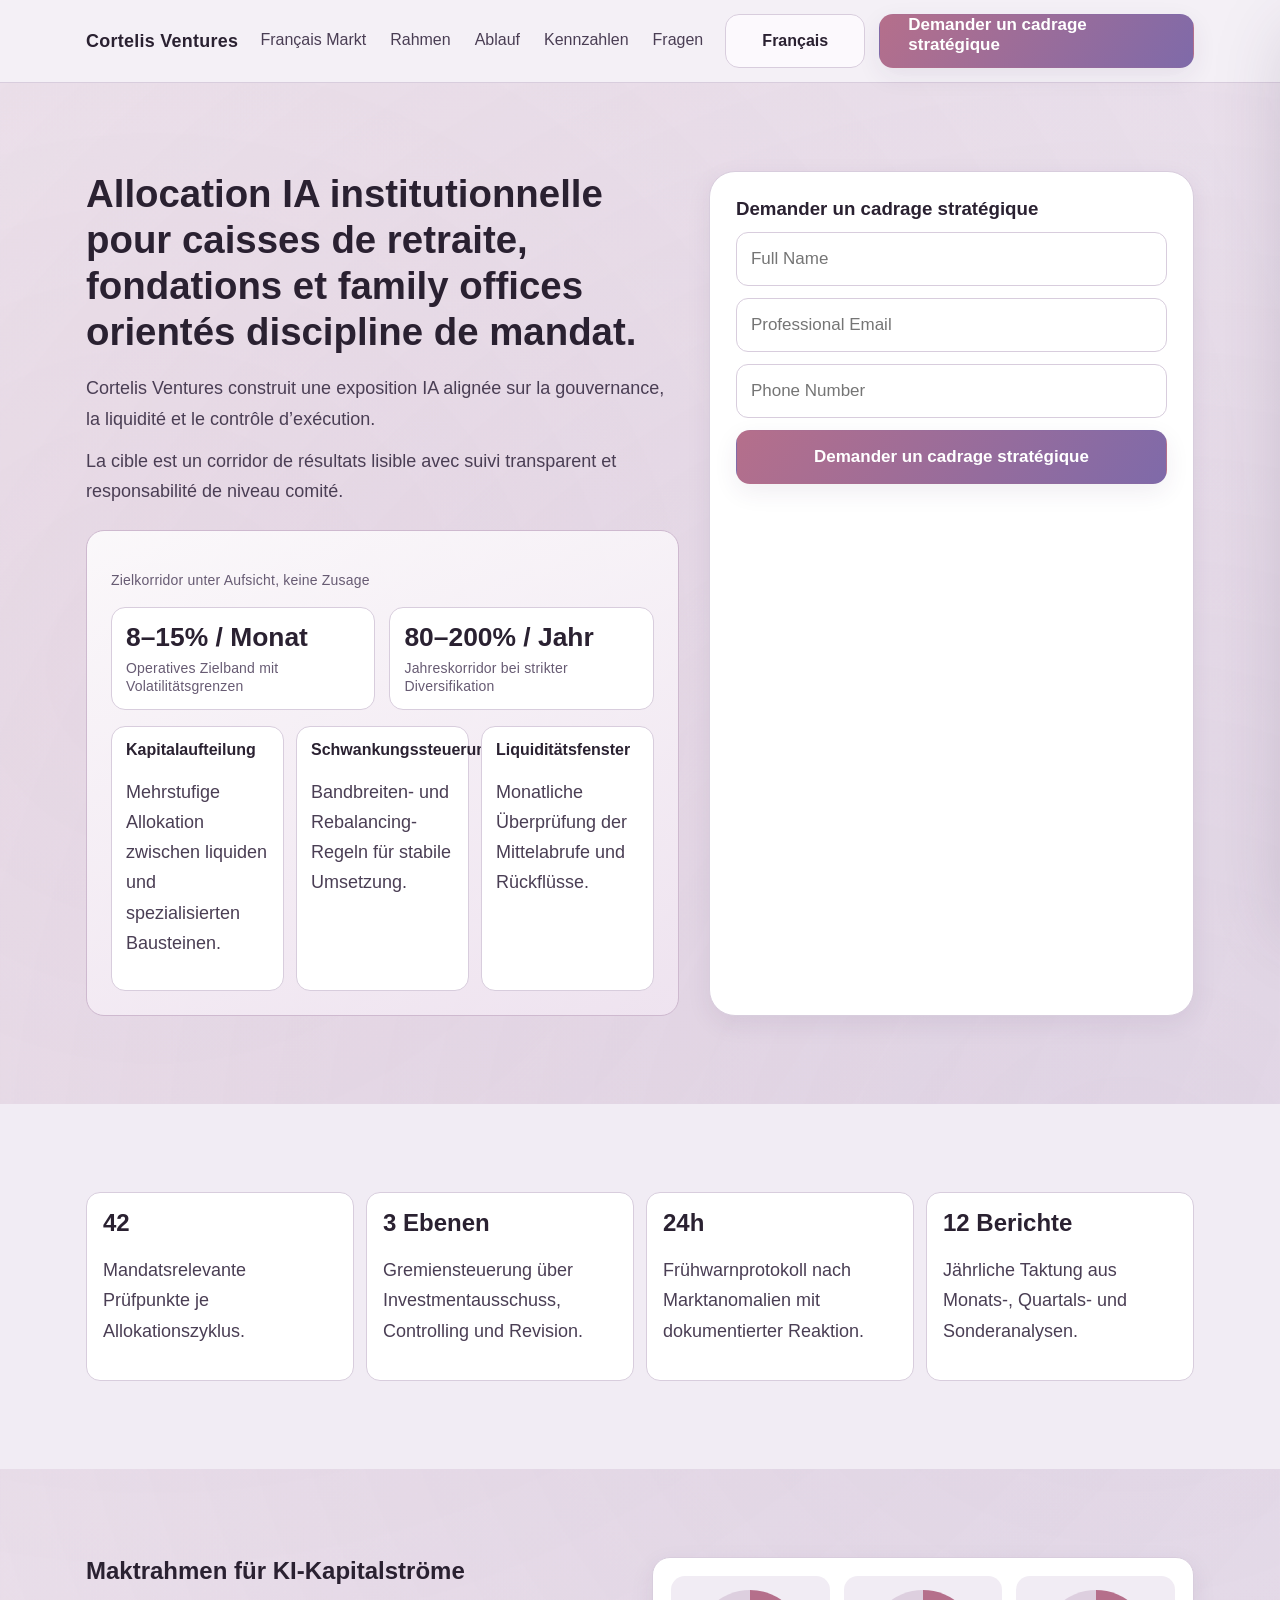
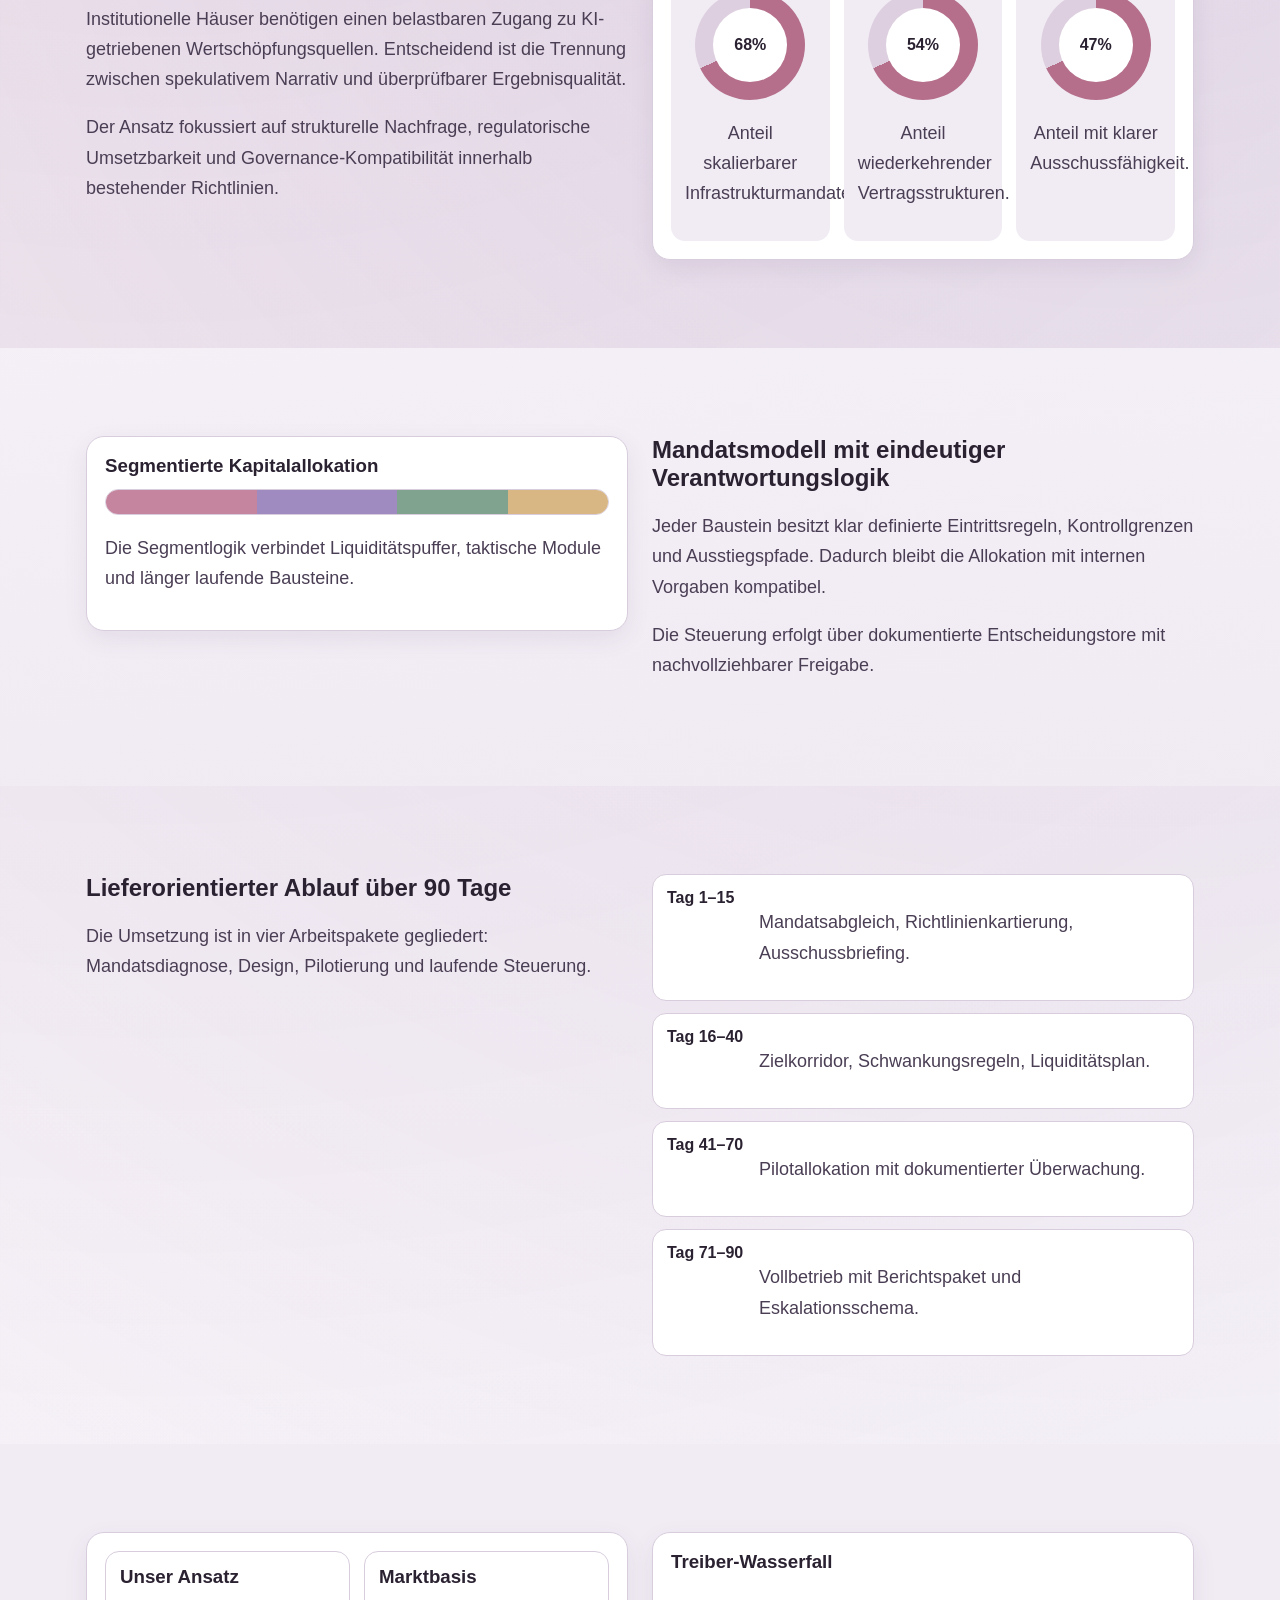
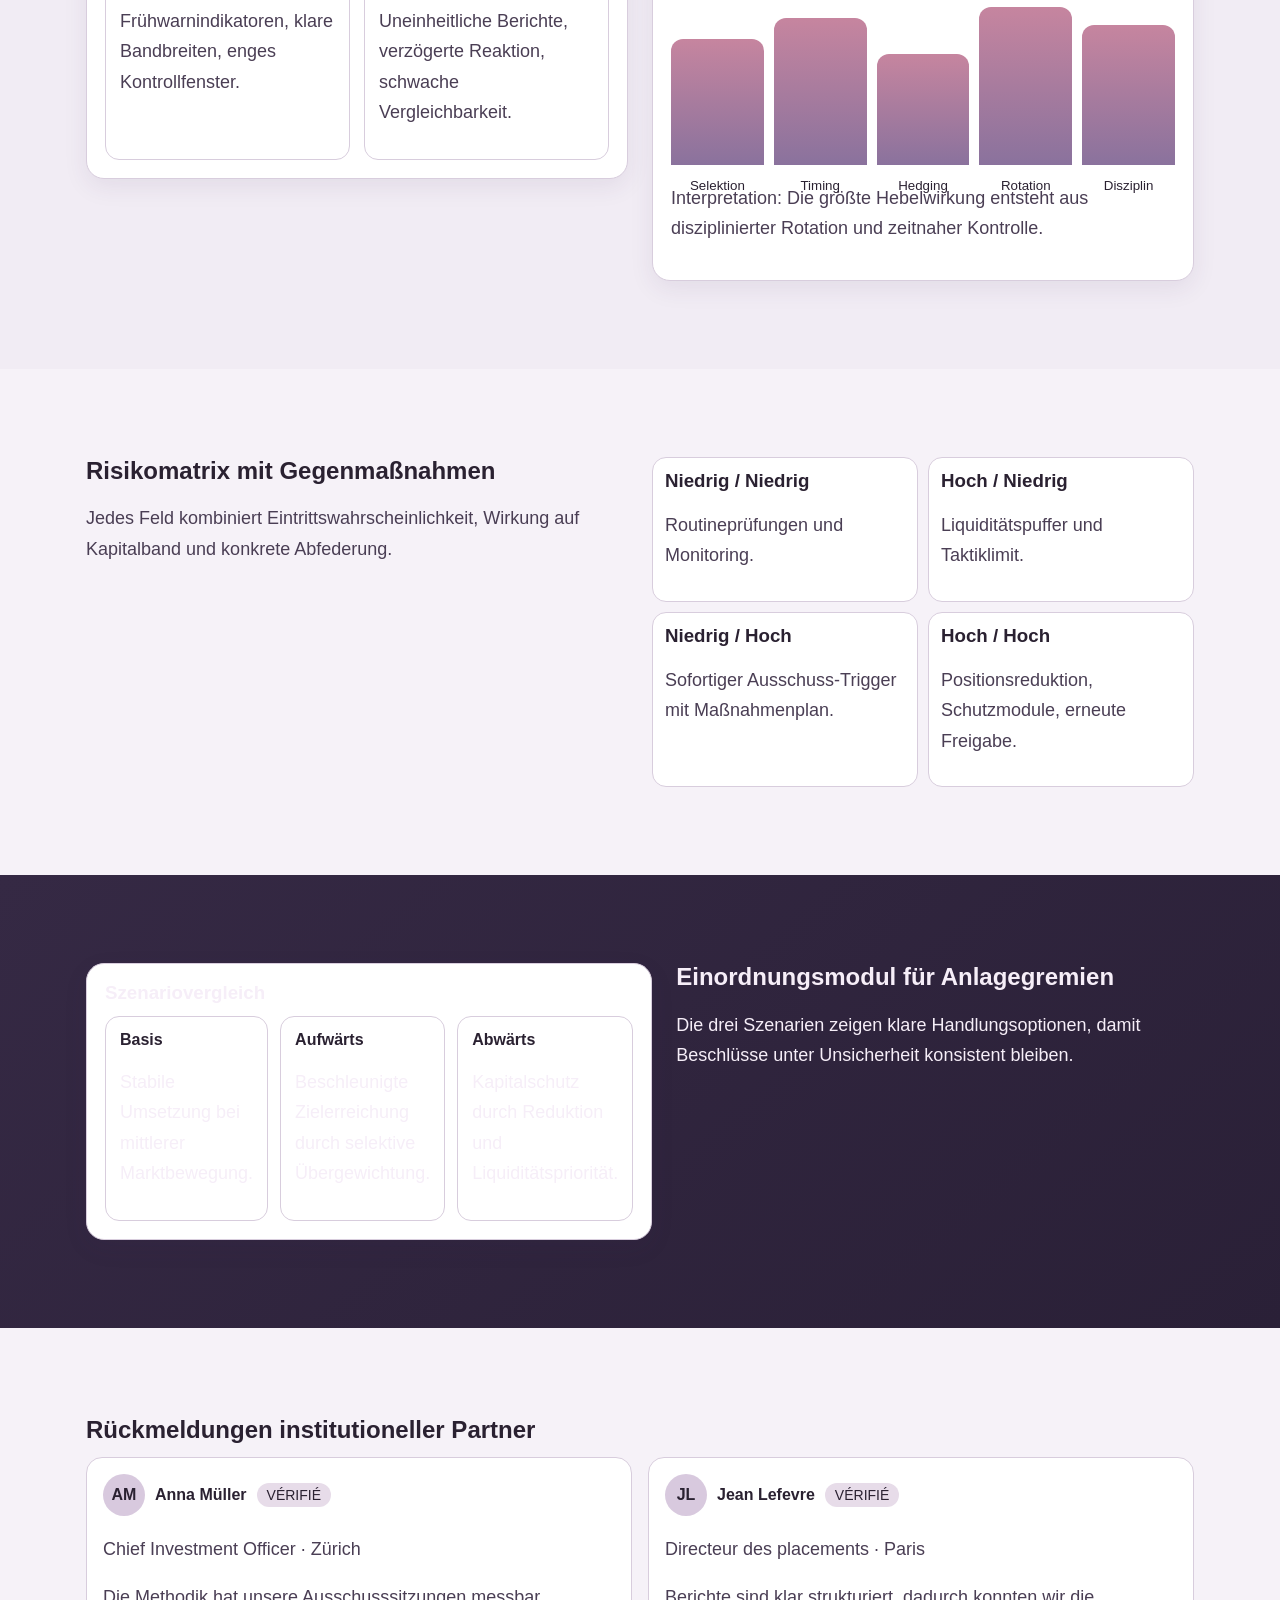
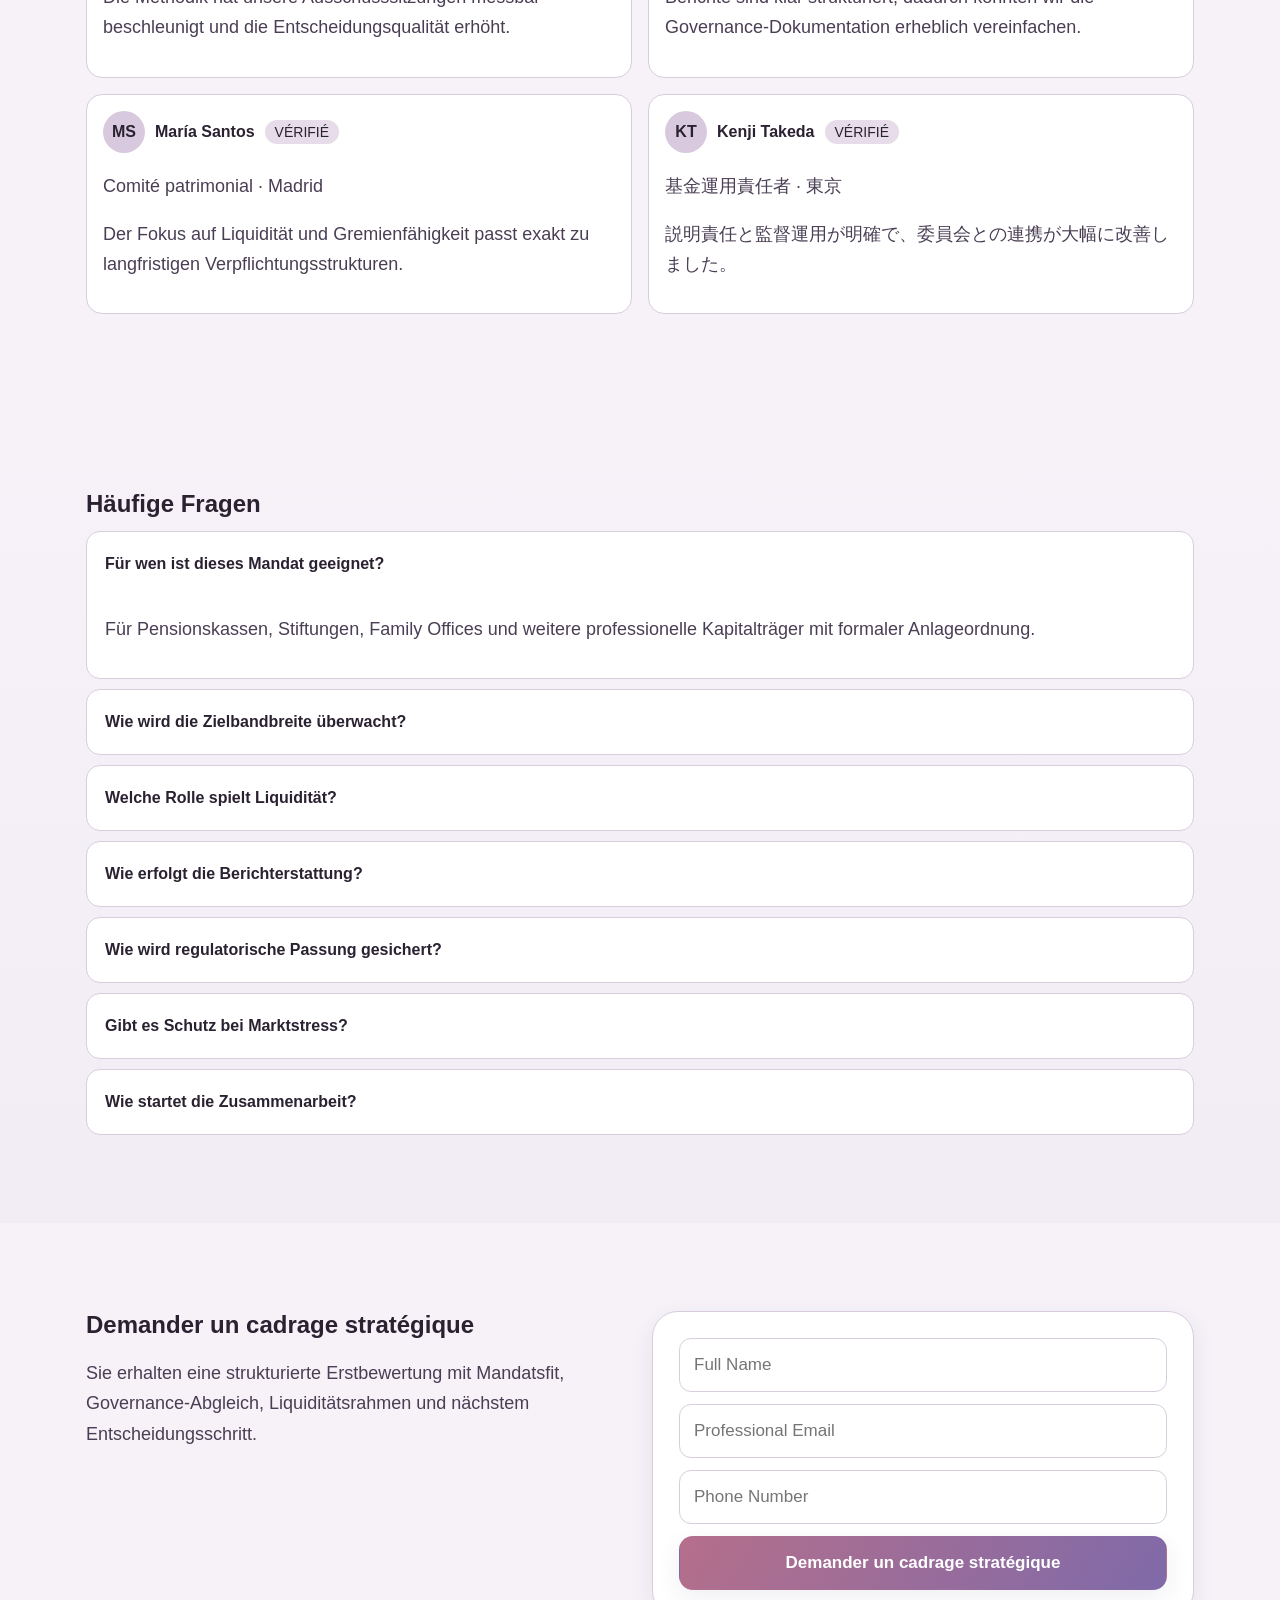
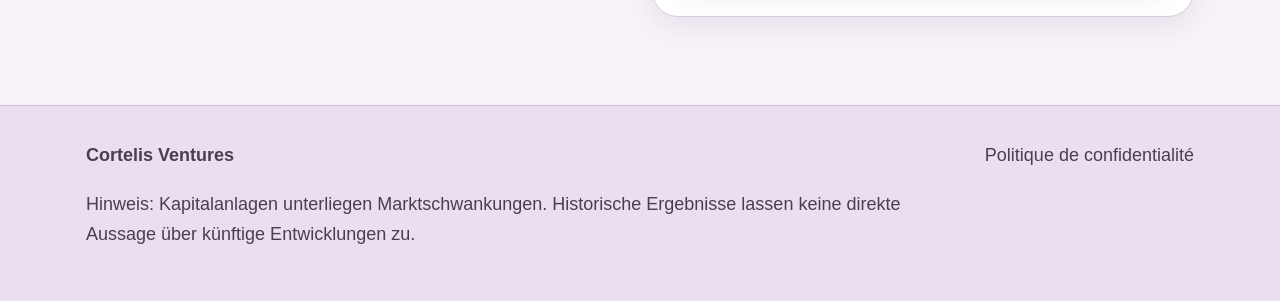
<file: fr/index.html>
<!DOCTYPE html>
<html lang="fr">
<head>
  <meta charset="UTF-8" />
  <meta name="viewport" content="width=device-width, initial-scale=1.0" />
  <title>Cortelis Ventures | Allocation IA institutionnelle</title>
  <meta name="description" content="Cortelis Ventures structure une allocation IA pilotée par la gouvernance pour caisses de retraite, fondations et family offices." />
  <link rel="canonical" href="https://cortelisventures.com/fr/index.html" />
  <link rel="alternate" hreflang="en" href="https://cortelisventures.com/index.html" />
  <link rel="alternate" hreflang="de" href="https://cortelisventures.com/de/index.html" />
  <link rel="alternate" hreflang="fr" href="https://cortelisventures.com/fr/index.html" />
  <link rel="alternate" hreflang="es" href="https://cortelisventures.com/es/index.html" />
  <link rel="alternate" hreflang="it" href="https://cortelisventures.com/it/index.html" />
  <link rel="alternate" hreflang="tr" href="https://cortelisventures.com/tr/index.html" />
  <link rel="alternate" hreflang="pt" href="https://cortelisventures.com/pt/index.html" />
  <link rel="alternate" hreflang="ja" href="https://cortelisventures.com/jp/index.html" />
  <link rel="alternate" hreflang="sk" href="https://cortelisventures.com/sk/index.html" />
  <link rel="alternate" hreflang="nl-BE" href="https://cortelisventures.com/be/index.html" />
  <meta property="og:title" content="Cortelis Ventures | Allocation IA institutionnelle" />
  <meta property="og:description" content="Cortelis Ventures structure une allocation IA pilotée par la gouvernance pour caisses de retraite, fondations et family offices." />
  <meta property="og:type" content="website" />
  <meta property="og:url" content="https://cortelisventures.com/fr/index.html" />
  <meta name="twitter:card" content="summary_large_image" />
  <meta name="twitter:title" content="Cortelis Ventures | Allocation IA institutionnelle" />
  <meta name="twitter:description" content="Cortelis Ventures structure une allocation IA pilotée par la gouvernance pour caisses de retraite, fondations et family offices." />
  <link rel="stylesheet" href="../assets/style.css" />
</head>
<body>
<header class="site-header"><div class="container header-row"><div class="brand">Cortelis Ventures</div><nav class="nav-desktop"><a href="#market">Français Markt</a><a href="#model">Rahmen</a><a href="#process">Ablauf</a><a href="#metrics">Kennzahlen</a><a href="#faq">Fragen</a></nav><div class="header-right"><div class="lang-wrap"><button class="lang-button" aria-expanded="false">Français</button><div class="lang-menu"><a href="../index.html"><span class="flag-svg"><svg viewBox="0 0 60 36" xmlns="http://www.w3.org/2000/svg"><rect width="60" height="36" fill="#012169"/><path d="M0 0l60 36M60 0L0 36" stroke="#fff" stroke-width="8"/><path d="M0 0l60 36M60 0L0 36" stroke="#C8102E" stroke-width="4"/><path d="M30 0v36M0 18h60" stroke="#fff" stroke-width="12"/><path d="M30 0v36M0 18h60" stroke="#C8102E" stroke-width="7"/></svg></span>English</a><a href="../de/index.html"><span class="flag-svg"><svg viewBox="0 0 3 2"><rect width="3" height="2" fill="#ffce00"/><rect width="3" height="1.333" fill="#dd0000"/><rect width="3" height="0.666" fill="#000"/></svg></span>Deutsch</a><a href="../fr/index.html"><span class="flag-svg"><svg viewBox="0 0 3 2"><rect width="1" height="2" fill="#0055A4"/><rect x="1" width="1" height="2" fill="#fff"/><rect x="2" width="1" height="2" fill="#EF4135"/></svg></span>Français</a><a href="../es/index.html"><span class="flag-svg"><svg viewBox="0 0 3 2"><rect width="3" height="2" fill="#AA151B"/><rect y="0.5" width="3" height="1" fill="#F1BF00"/></svg></span>Español</a><a href="../it/index.html"><span class="flag-svg"><svg viewBox="0 0 3 2"><rect width="1" height="2" fill="#009246"/><rect x="1" width="1" height="2" fill="#fff"/><rect x="2" width="1" height="2" fill="#CE2B37"/></svg></span>Italiano</a><a href="../tr/index.html"><span class="flag-svg"><svg viewBox="0 0 3 2"><rect width="3" height="2" fill="#E30A17"/><circle cx="1.2" cy="1" r="0.5" fill="#fff"/><circle cx="1.32" cy="1" r="0.4" fill="#E30A17"/><polygon points="1.95,1 2.18,1.08 2.03,0.9 2.03,1.1 2.18,0.92" fill="#fff"/></svg></span>Türkçe</a><a href="../pt/index.html"><span class="flag-svg"><svg viewBox="0 0 3 2"><rect width="1.2" height="2" fill="#006600"/><rect x="1.2" width="1.8" height="2" fill="#ff0000"/><circle cx="1.2" cy="1" r="0.35" fill="#ffcc00"/></svg></span>Português</a><a href="../jp/index.html"><span class="flag-svg"><svg viewBox="0 0 3 2"><rect width="3" height="2" fill="#fff"/><circle cx="1.5" cy="1" r="0.48" fill="#bc002d"/></svg></span>日本語</a><a href="../sk/index.html"><span class="flag-svg"><svg viewBox="0 0 3 2"><rect width="3" height="2" fill="#ee1c25"/><rect width="3" height="1.333" fill="#0b4ea2"/><rect width="3" height="0.666" fill="#fff"/></svg></span>Slovenčina</a><a href="../be/index.html"><span class="flag-svg"><svg viewBox="0 0 3 2"><rect width="3" height="2" fill="#fae042"/><rect width="1" height="2" fill="#000"/><rect x="2" width="1" height="2" fill="#ed2939"/></svg></span>Nederlands</a></div></div><a class="btn-primary" href="#contact">Demander un cadrage stratégique</a><button class="burger" aria-label="menu"><span></span><span></span><span></span></button></div></div></header>
<div class="drawer-backdrop"></div><aside class="mobile-drawer"><button class="btn-secondary drawer-close">×</button><nav><a href="#market">Français Markt</a><a href="#model">Rahmen</a><a href="#process">Ablauf</a><a href="#metrics">Kennzahlen</a><a href="#faq">Fragen</a></nav><div class="lang-wrap"><button class="lang-button" aria-expanded="false">Français</button><div class="lang-menu"><a href="../index.html"><span class="flag-svg"><svg viewBox="0 0 60 36" xmlns="http://www.w3.org/2000/svg"><rect width="60" height="36" fill="#012169"/><path d="M0 0l60 36M60 0L0 36" stroke="#fff" stroke-width="8"/><path d="M0 0l60 36M60 0L0 36" stroke="#C8102E" stroke-width="4"/><path d="M30 0v36M0 18h60" stroke="#fff" stroke-width="12"/><path d="M30 0v36M0 18h60" stroke="#C8102E" stroke-width="7"/></svg></span>English</a><a href="../de/index.html"><span class="flag-svg"><svg viewBox="0 0 3 2"><rect width="3" height="2" fill="#ffce00"/><rect width="3" height="1.333" fill="#dd0000"/><rect width="3" height="0.666" fill="#000"/></svg></span>Deutsch</a><a href="../fr/index.html"><span class="flag-svg"><svg viewBox="0 0 3 2"><rect width="1" height="2" fill="#0055A4"/><rect x="1" width="1" height="2" fill="#fff"/><rect x="2" width="1" height="2" fill="#EF4135"/></svg></span>Français</a><a href="../es/index.html"><span class="flag-svg"><svg viewBox="0 0 3 2"><rect width="3" height="2" fill="#AA151B"/><rect y="0.5" width="3" height="1" fill="#F1BF00"/></svg></span>Español</a><a href="../it/index.html"><span class="flag-svg"><svg viewBox="0 0 3 2"><rect width="1" height="2" fill="#009246"/><rect x="1" width="1" height="2" fill="#fff"/><rect x="2" width="1" height="2" fill="#CE2B37"/></svg></span>Italiano</a><a href="../tr/index.html"><span class="flag-svg"><svg viewBox="0 0 3 2"><rect width="3" height="2" fill="#E30A17"/><circle cx="1.2" cy="1" r="0.5" fill="#fff"/><circle cx="1.32" cy="1" r="0.4" fill="#E30A17"/><polygon points="1.95,1 2.18,1.08 2.03,0.9 2.03,1.1 2.18,0.92" fill="#fff"/></svg></span>Türkçe</a><a href="../pt/index.html"><span class="flag-svg"><svg viewBox="0 0 3 2"><rect width="1.2" height="2" fill="#006600"/><rect x="1.2" width="1.8" height="2" fill="#ff0000"/><circle cx="1.2" cy="1" r="0.35" fill="#ffcc00"/></svg></span>Português</a><a href="../jp/index.html"><span class="flag-svg"><svg viewBox="0 0 3 2"><rect width="3" height="2" fill="#fff"/><circle cx="1.5" cy="1" r="0.48" fill="#bc002d"/></svg></span>日本語</a><a href="../sk/index.html"><span class="flag-svg"><svg viewBox="0 0 3 2"><rect width="3" height="2" fill="#ee1c25"/><rect width="3" height="1.333" fill="#0b4ea2"/><rect width="3" height="0.666" fill="#fff"/></svg></span>Slovenčina</a><a href="../be/index.html"><span class="flag-svg"><svg viewBox="0 0 3 2"><rect width="3" height="2" fill="#fae042"/><rect width="1" height="2" fill="#000"/><rect x="2" width="1" height="2" fill="#ed2939"/></svg></span>Nederlands</a></div></div><a class="btn-primary" href="#contact">Demander un cadrage stratégique</a></aside>
<main>
<section class="section"><div class="container hero-grid reveal"><div class="hero-copy"><h1>Allocation IA institutionnelle pour caisses de retraite, fondations et family offices orientés discipline de mandat.</h1><p class="hero-lead">Cortelis Ventures construit une exposition IA alignée sur la gouvernance, la liquidité et le contrôle d’exécution.</p><p class="hero-lead">La cible est un corridor de résultats lisible avec suivi transparent et responsabilité de niveau comité.</p><div class="return-module"><p class="micro">Zielkorridor unter Aufsicht, keine Zusage</p><div class="return-kpis"><article><span class="metric-value">8–15% / Monat</span><span class="micro">Operatives Zielband mit Volatilitätsgrenzen</span></article><article><span class="metric-value">80–200% / Jahr</span><span class="micro">Jahreskorridor bei strikter Diversifikation</span></article></div><div class="summary-cards"><div class="card"><strong>Kapitalaufteilung</strong><p>Mehrstufige Allokation zwischen liquiden und spezialisierten Bausteinen.</p></div><div class="card"><strong>Schwankungssteuerung</strong><p>Bandbreiten- und Rebalancing-Regeln für stabile Umsetzung.</p></div><div class="card"><strong>Liquiditätsfenster</strong><p>Monatliche Überprüfung der Mittelabrufe und Rückflüsse.</p></div></div></div></div>
<div class="hero-form"><h3>Demander un cadrage stratégique</h3><form class="lead-form form-stack"><input aria-label="Full Name" placeholder="Full Name" /><input aria-label="Professional Email" placeholder="Professional Email" /><input aria-label="Phone Number" placeholder="Phone Number" /><button class="btn-primary" type="submit">Demander un cadrage stratégique</button><p class="form-notice" hidden>Merci. Ein Ansprechpartner meldet sich zeitnah.</p></form></div></div></section>
<section class="section section-alt"><div class="container kpi-strip reveal"><article class="kpi-item"><div class="kpi-main">42</div><p>Mandatsrelevante Prüfpunkte je Allokationszyklus.</p></article><article class="kpi-item"><div class="kpi-main">3 Ebenen</div><p>Gremiensteuerung über Investmentausschuss, Controlling und Revision.</p></article><article class="kpi-item"><div class="kpi-main">24h</div><p>Frühwarnprotokoll nach Marktanomalien mit dokumentierter Reaktion.</p></article><article class="kpi-item"><div class="kpi-main">12 Berichte</div><p>Jährliche Taktung aus Monats-, Quartals- und Sonderanalysen.</p></article></div></section>
<section id="market" class="section"><div class="container split reveal"><div><h2>Maktrahmen für KI-Kapitalströme</h2><p>Institutionelle Häuser benötigen einen belastbaren Zugang zu KI-getriebenen Wertschöpfungsquellen. Entscheidend ist die Trennung zwischen spekulativem Narrativ und überprüfbarer Ergebnisqualität.</p><p>Der Ansatz fokussiert auf strukturelle Nachfrage, regulatorische Umsetzbarkeit und Governance-Kompatibilität innerhalb bestehender Richtlinien.</p></div><div class="visual-card rings"><article class="ring"><div class="donut" data-label="68%"></div><p>Anteil skalierbarer Infrastrukturmandate.</p></article><article class="ring"><div class="donut" data-label="54%"></div><p>Anteil wiederkehrender Vertragsstrukturen.</p></article><article class="ring"><div class="donut" data-label="47%"></div><p>Anteil mit klarer Ausschussfähigkeit.</p></article></div></div></section>
<section id="model" class="section section-soft"><div class="container split reveal"><div class="visual-card"><h3>Segmentierte Kapitalallokation</h3><div class="stacked"><span class="seg-a" style="width:30%"></span><span class="seg-b" style="width:28%"></span><span class="seg-c" style="width:22%"></span><span class="seg-d" style="width:20%"></span></div><p>Die Segmentlogik verbindet Liquiditätspuffer, taktische Module und länger laufende Bausteine.</p></div><div><h2>Mandatsmodell mit eindeutiger Verantwortungslogik</h2><p>Jeder Baustein besitzt klar definierte Eintrittsregeln, Kontrollgrenzen und Ausstiegspfade. Dadurch bleibt die Allokation mit internen Vorgaben kompatibel.</p><p>Die Steuerung erfolgt über dokumentierte Entscheidungstore mit nachvollziehbarer Freigabe.</p></div></div></section>
<section id="process" class="section"><div class="container split reveal"><div><h2>Lieferorientierter Ablauf über 90 Tage</h2><p>Die Umsetzung ist in vier Arbeitspakete gegliedert: Mandatsdiagnose, Design, Pilotierung und laufende Steuerung.</p></div><div class="timeline"> <article><strong>Tag 1–15</strong><p>Mandatsabgleich, Richtlinienkartierung, Ausschussbriefing.</p></article><article><strong>Tag 16–40</strong><p>Zielkorridor, Schwankungsregeln, Liquiditätsplan.</p></article><article><strong>Tag 41–70</strong><p>Pilotallokation mit dokumentierter Überwachung.</p></article><article><strong>Tag 71–90</strong><p>Vollbetrieb mit Berichtspaket und Eskalationsschema.</p></article></div></div></section>
<section id="metrics" class="section section-alt"><div class="container split reveal"><div class="visual-card compare"><article><h3>Unser Ansatz</h3><p>Frühwarnindikatoren, klare Bandbreiten, enges Kontrollfenster.</p></article><article><h3>Marktbasis</h3><p>Uneinheitliche Berichte, verzögerte Reaktion, schwache Vergleichbarkeit.</p></article></div><div class="visual-card"><h3>Treiber-Wasserfall</h3><div class="waterfall"><div style="height:70%"><small>Selektion</small></div><div style="height:82%"><small>Timing</small></div><div style="height:62%"><small>Hedging</small></div><div style="height:88%"><small>Rotation</small></div><div style="height:78%"><small>Disziplin</small></div></div><p>Interpretation: Die größte Hebelwirkung entsteht aus disziplinierter Rotation und zeitnaher Kontrolle.</p></div></div></section>
<section class="section"><div class="container split reveal"><div><h2>Risikomatrix mit Gegenmaßnahmen</h2><p>Jedes Feld kombiniert Eintrittswahrscheinlichkeit, Wirkung auf Kapitalband und konkrete Abfederung.</p></div><div class="matrix"><article><h3>Niedrig / Niedrig</h3><p>Routineprüfungen und Monitoring.</p></article><article><h3>Hoch / Niedrig</h3><p>Liquiditätspuffer und Taktiklimit.</p></article><article><h3>Niedrig / Hoch</h3><p>Sofortiger Ausschuss-Trigger mit Maßnahmenplan.</p></article><article><h3>Hoch / Hoch</h3><p>Positionsreduktion, Schutzmodule, erneute Freigabe.</p></article></div></div></section>
<section class="section section-dark"><div class="container split reveal"><div class="visual-card"><h3>Szenariovergleich</h3><div class="scenario"><article><strong>Basis</strong><p>Stabile Umsetzung bei mittlerer Marktbewegung.</p></article><article><strong>Aufwärts</strong><p>Beschleunigte Zielerreichung durch selektive Übergewichtung.</p></article><article><strong>Abwärts</strong><p>Kapitalschutz durch Reduktion und Liquiditätspriorität.</p></article></div></div><div><h2>Einordnungsmodul für Anlagegremien</h2><p>Die drei Szenarien zeigen klare Handlungsoptionen, damit Beschlüsse unter Unsicherheit konsistent bleiben.</p></div></div></section>
<section class="section"><div class="container reveal"><h2>Rückmeldungen institutioneller Partner</h2><div class="reviews"><article class="review-card"><div class="review-head"><div class="avatar">AM</div><strong>Anna Müller</strong><span class="badge">VÉRIFIÉ</span></div><p>Chief Investment Officer · Zürich</p><p>Die Methodik hat unsere Ausschusssitzungen messbar beschleunigt und die Entscheidungsqualität erhöht.</p></article><article class="review-card"><div class="review-head"><div class="avatar">JL</div><strong>Jean Lefevre</strong><span class="badge">VÉRIFIÉ</span></div><p>Directeur des placements · Paris</p><p>Berichte sind klar strukturiert, dadurch konnten wir die Governance-Dokumentation erheblich vereinfachen.</p></article><article class="review-card"><div class="review-head"><div class="avatar">MS</div><strong>María Santos</strong><span class="badge">VÉRIFIÉ</span></div><p>Comité patrimonial · Madrid</p><p>Der Fokus auf Liquidität und Gremienfähigkeit passt exakt zu langfristigen Verpflichtungsstrukturen.</p></article><article class="review-card"><div class="review-head"><div class="avatar">KT</div><strong>Kenji Takeda</strong><span class="badge">VÉRIFIÉ</span></div><p>基金運用責任者 · 東京</p><p>説明責任と監督運用が明確で、委員会との連携が大幅に改善しました。</p></article></div></div></section>
<section id="faq" class="section section-soft"><div class="container reveal"><h2>Häufige Fragen</h2><div class="faq-list"><article class="faq-item open"><button class="faq-q" aria-expanded="true">Für wen ist dieses Mandat geeignet?</button><div class="faq-answer"><p>Für Pensionskassen, Stiftungen, Family Offices und weitere professionelle Kapitalträger mit formaler Anlageordnung.</p></div></article><article class="faq-item "><button class="faq-q" aria-expanded="false">Wie wird die Zielbandbreite überwacht?</button><div class="faq-answer"><p>Über tägliche Indikatoren, Monatsberichte und klar definierte Ausschuss-Schwellenwerte.</p></div></article><article class="faq-item "><button class="faq-q" aria-expanded="false">Welche Rolle spielt Liquidität?</button><div class="faq-answer"><p>Liquidität ist ein eigenständiger Steuerungsblock mit festen Puffern und Zugriffsregeln.</p></div></article><article class="faq-item "><button class="faq-q" aria-expanded="false">Wie erfolgt die Berichterstattung?</button><div class="faq-answer"><p>Monatliche Kurzberichte, quartalsweise Tiefenanalyse und Sonderberichte bei Abweichungen.</p></div></article><article class="faq-item "><button class="faq-q" aria-expanded="false">Wie wird regulatorische Passung gesichert?</button><div class="faq-answer"><p>Jeder Schritt wird gegen interne Vorgaben und externe Rahmenbedingungen gespiegelt.</p></div></article><article class="faq-item "><button class="faq-q" aria-expanded="false">Gibt es Schutz bei Marktstress?</button><div class="faq-answer"><p>Ja, über Positionskorridore, Reduktionsprotokolle und priorisierte Sicherungsmodule.</p></div></article><article class="faq-item "><button class="faq-q" aria-expanded="false">Wie startet die Zusammenarbeit?</button><div class="faq-answer"><p>Mit einem strukturierten Briefing, Mandatsdiagnose und abgestimmtem Umsetzungsfahrplan.</p></div></article></div></div></section>
<section id="contact" class="section"><div class="container split reveal"><div><h2>Demander un cadrage stratégique</h2><p>Sie erhalten eine strukturierte Erstbewertung mit Mandatsfit, Governance-Abgleich, Liquiditätsrahmen und nächstem Entscheidungsschritt.</p></div><div class="final-form"><form class="lead-form form-stack"><input aria-label="Full Name" placeholder="Full Name" /><input aria-label="Professional Email" placeholder="Professional Email" /><input aria-label="Phone Number" placeholder="Phone Number" /><button class="btn-primary" type="submit">Demander un cadrage stratégique</button><p class="form-notice" hidden>Danke. Rückmeldung erfolgt kurzfristig.</p></form></div></div></section>
</main>
<footer><div class="container footer-row"><div><strong>Cortelis Ventures</strong><p>Hinweis: Kapitalanlagen unterliegen Marktschwankungen. Historische Ergebnisse lassen keine direkte Aussage über künftige Entwicklungen zu.</p></div><div><a href="#" data-policy-open>Politique de confidentialité</a></div></div></footer>
<div class="policy-modal" aria-hidden="true"><div class="policy-panel"><div class="policy-head"><h3>Politique de confidentialité</h3><button class="icon-close" data-policy-close aria-label="x">✕</button></div><div class="policy-content"><h4>Einleitung</h4><p>Dieses Dokument erläutert den Umgang mit personenbezogenen Angaben im Rahmen von Kontaktanfragen und Mandatsgesprächen.</p><h4>Datenerhebung</h4><p>Erfasst werden Name, geschäftliche E-Mail-Adresse und Telefonnummer aus Formularfeldern.</p><h4>Rechtsgrundlage</h4><p>Die Verarbeitung erfolgt zur Vorbereitung vorvertraglicher Schritte und zur legitimen geschäftlichen Kommunikation.</p><h4>Cookies</h4><p>Es werden nur technisch notwendige Cookies eingesetzt, um Funktionalität und Sicherheit zu gewährleisten.</p><h4>Speicherdauer</h4><p>Angaben bleiben nur solange erhalten, wie dies für Kommunikation, Nachweis und rechtliche Pflichten erforderlich ist.</p><h4>Drittweitergabe</h4><p>Eine Weitergabe erfolgt ausschließlich an sorgfältig ausgewählte Dienstleister mit vertraglicher Schutzbindung.</p><h4>Sicherheit</h4><p>Technische und organisatorische Maßnahmen schützen vor unbefugtem Zugriff, Verlust und missbräuchlicher Nutzung.</p><h4>Rechte der betroffenen Personen</h4><p>Auskunft, Berichtigung, Einschränkung, Löschung und Widerspruch können jederzeit über die Kontaktstelle geltend gemacht werden.</p><h4>Internationale Übermittlungen</h4><p>Grenzüberschreitende Verarbeitung erfolgt nur bei geeigneten Schutzgarantien und dokumentierten Transfermechanismen.</p><h4>Branchenspezifischer Risikohinweis</h4><p>Kapitalmärkte weisen Unsicherheit auf. Zielkorridore dienen der Steuerung und stellen keine feste Zusage dar.</p><h4>Kontakt</h4><p>E-Mail: governance@cortelisventures.com · Telefon: +32 2 555 0142</p></div><div class="policy-footer"><button class="btn-secondary" data-policy-close>Fermer</button></div></div></div>
<script type="application/ld+json">{"@context":"https://schema.org","@type":"Organization","name":"Cortelis Ventures","url":"https://cortelisventures.com"}</script>
<script type="application/ld+json">{"@context":"https://schema.org","@type":"WebSite","name":"Cortelis Ventures","url":"https://cortelisventures.com/fr/index.html"}</script>
<script type="application/ld+json">{"@context":"https://schema.org","@type":"FAQPage","mainEntity":[{"@type":"Question","name":"Mandatsfrage","acceptedAnswer":{"@type":"Answer","text":"Ein strukturierter Einstieg mit Governance-Abgleich."}}]}</script>
<script type="application/ld+json">{"@context":"https://schema.org","@type":"Review","author":{"@type":"Person","name":"Anna Müller"},"reviewBody":"Klare Struktur und belastbare Gremienfähigkeit."}</script>
<script src="../assets/app.js" defer></script>
</body></html>
</file>
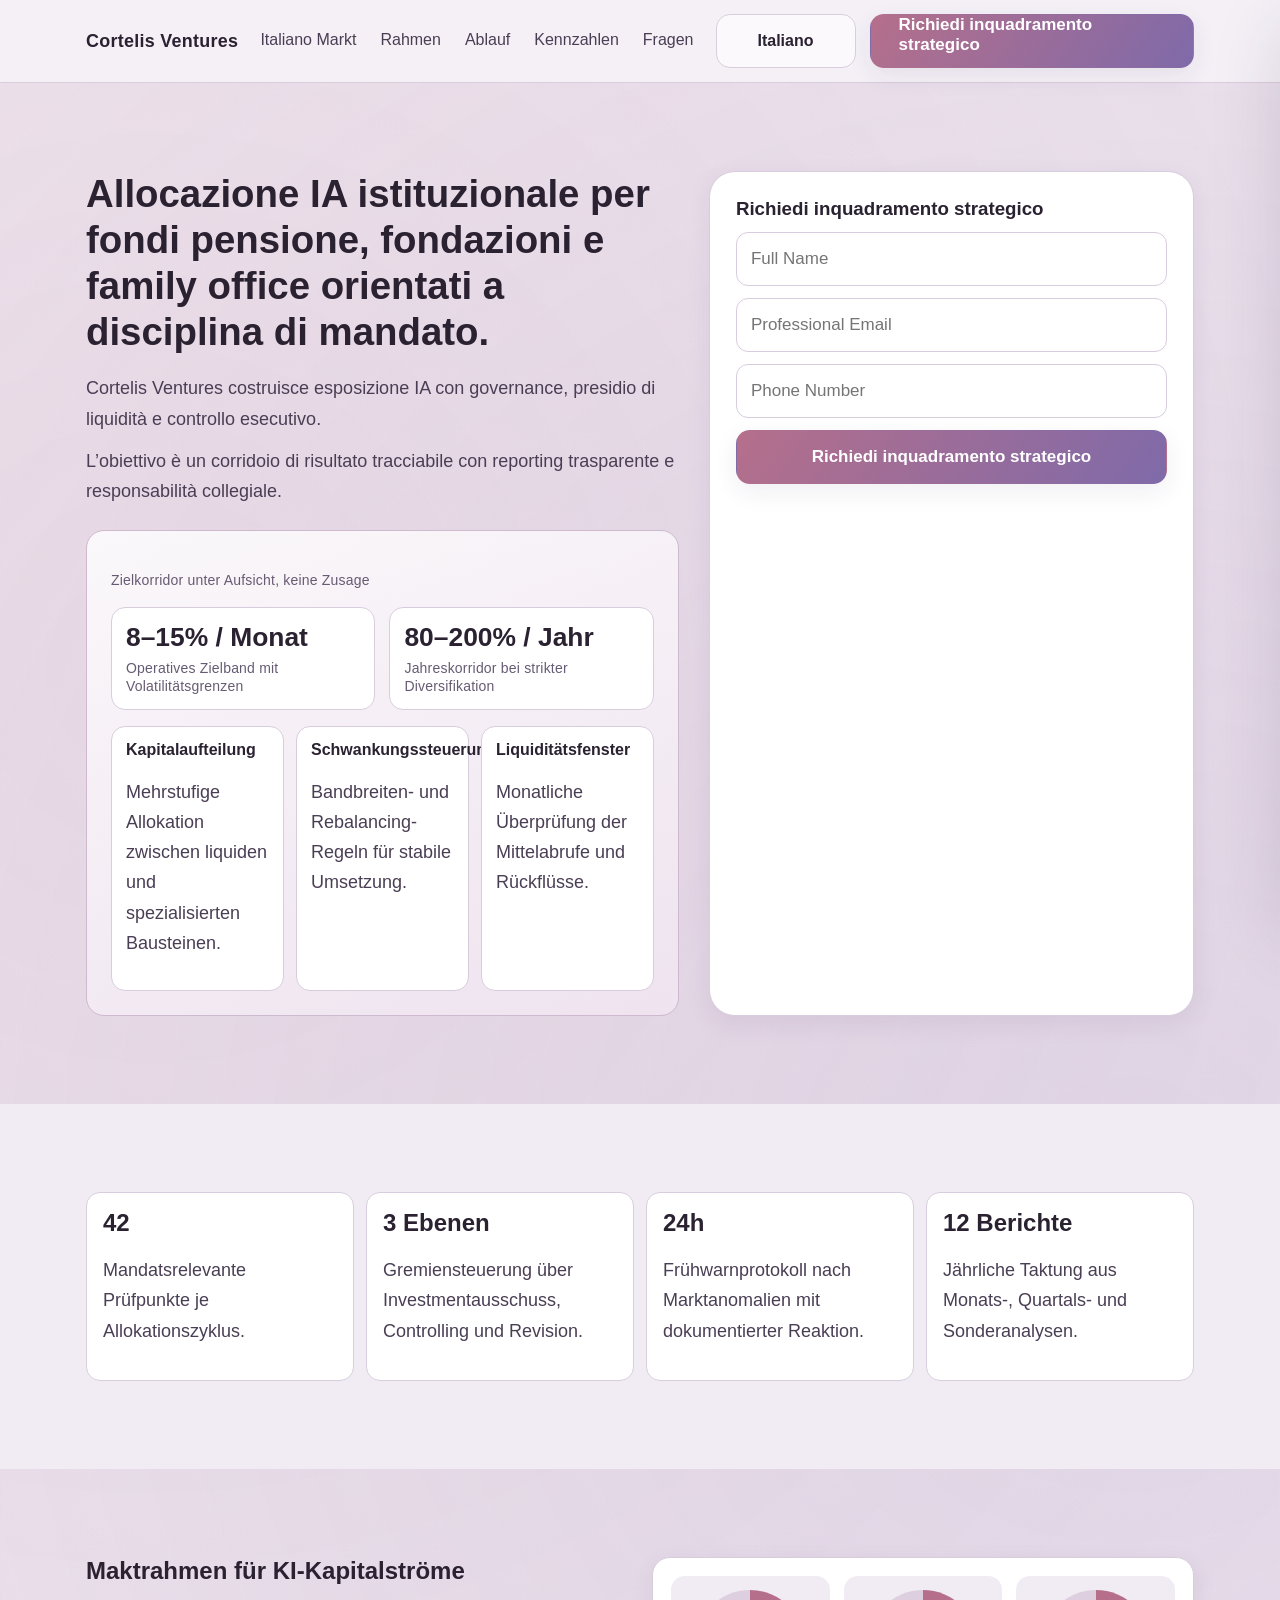
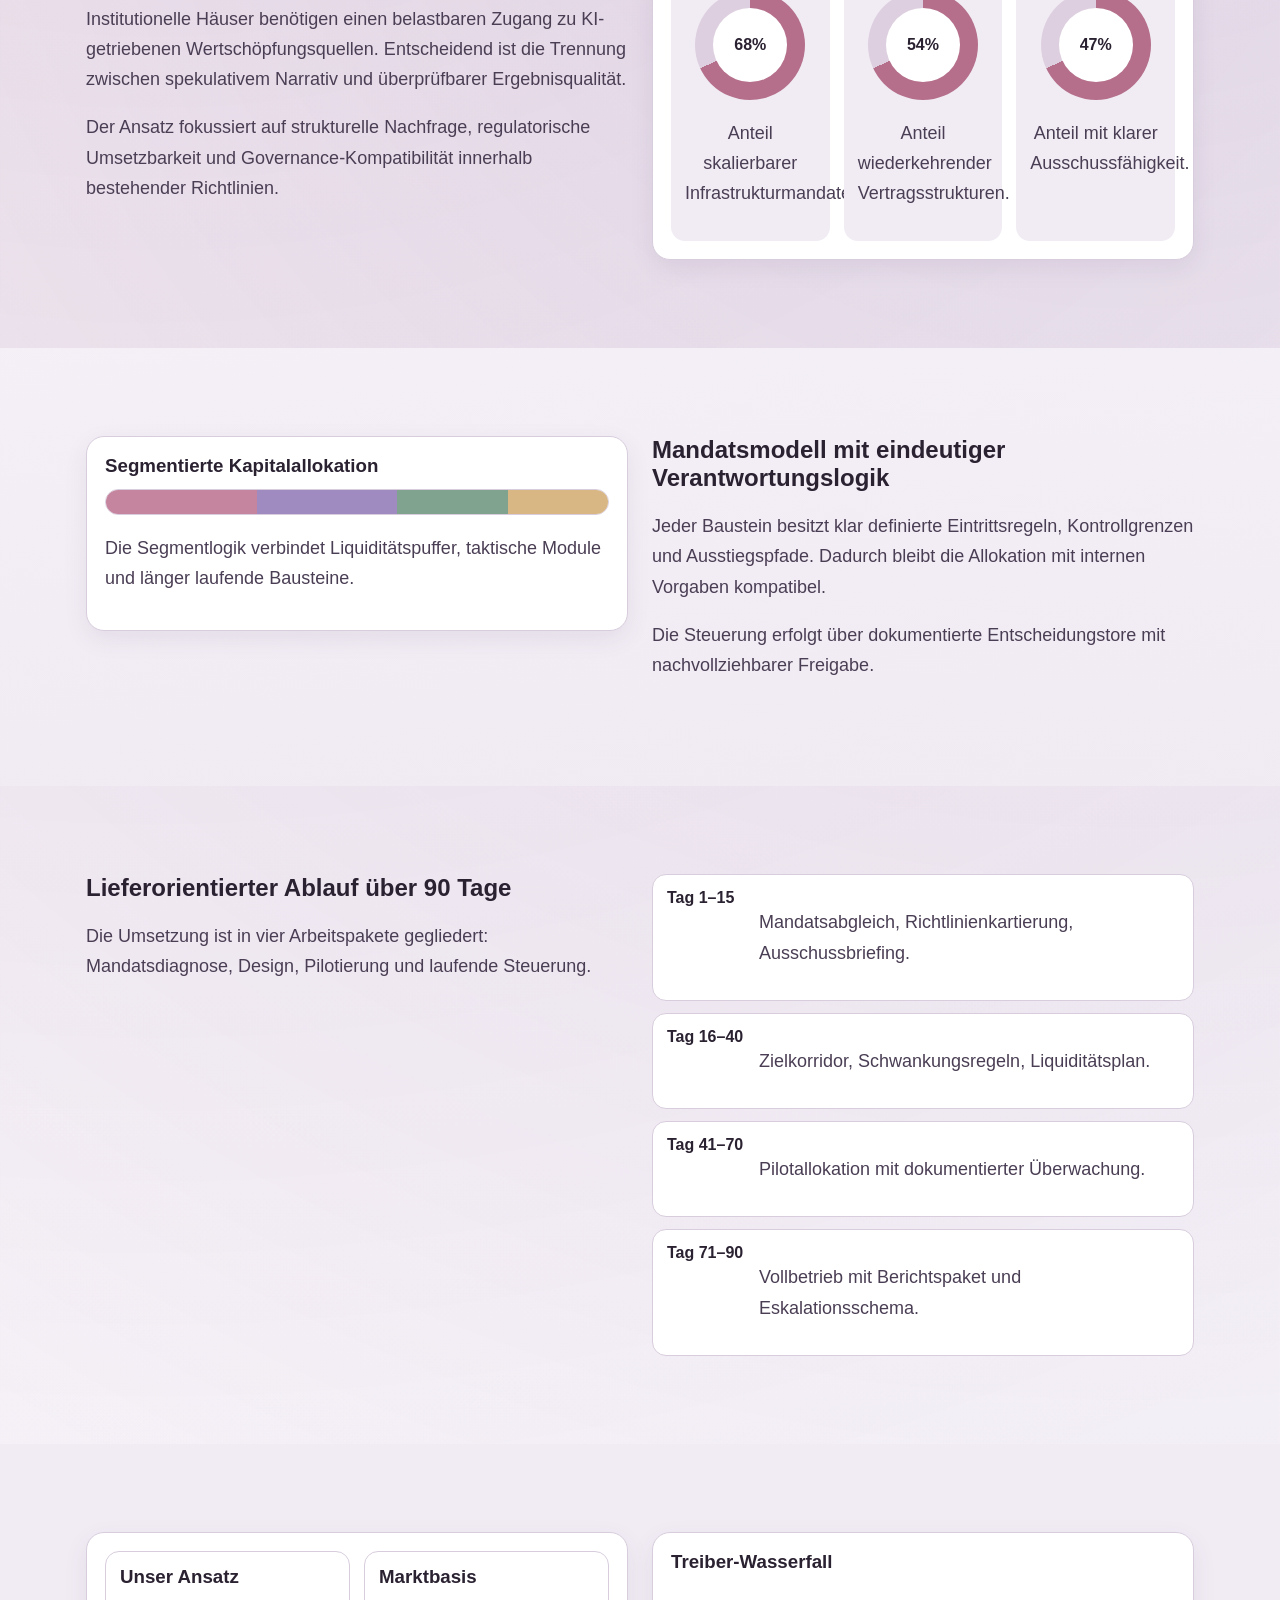
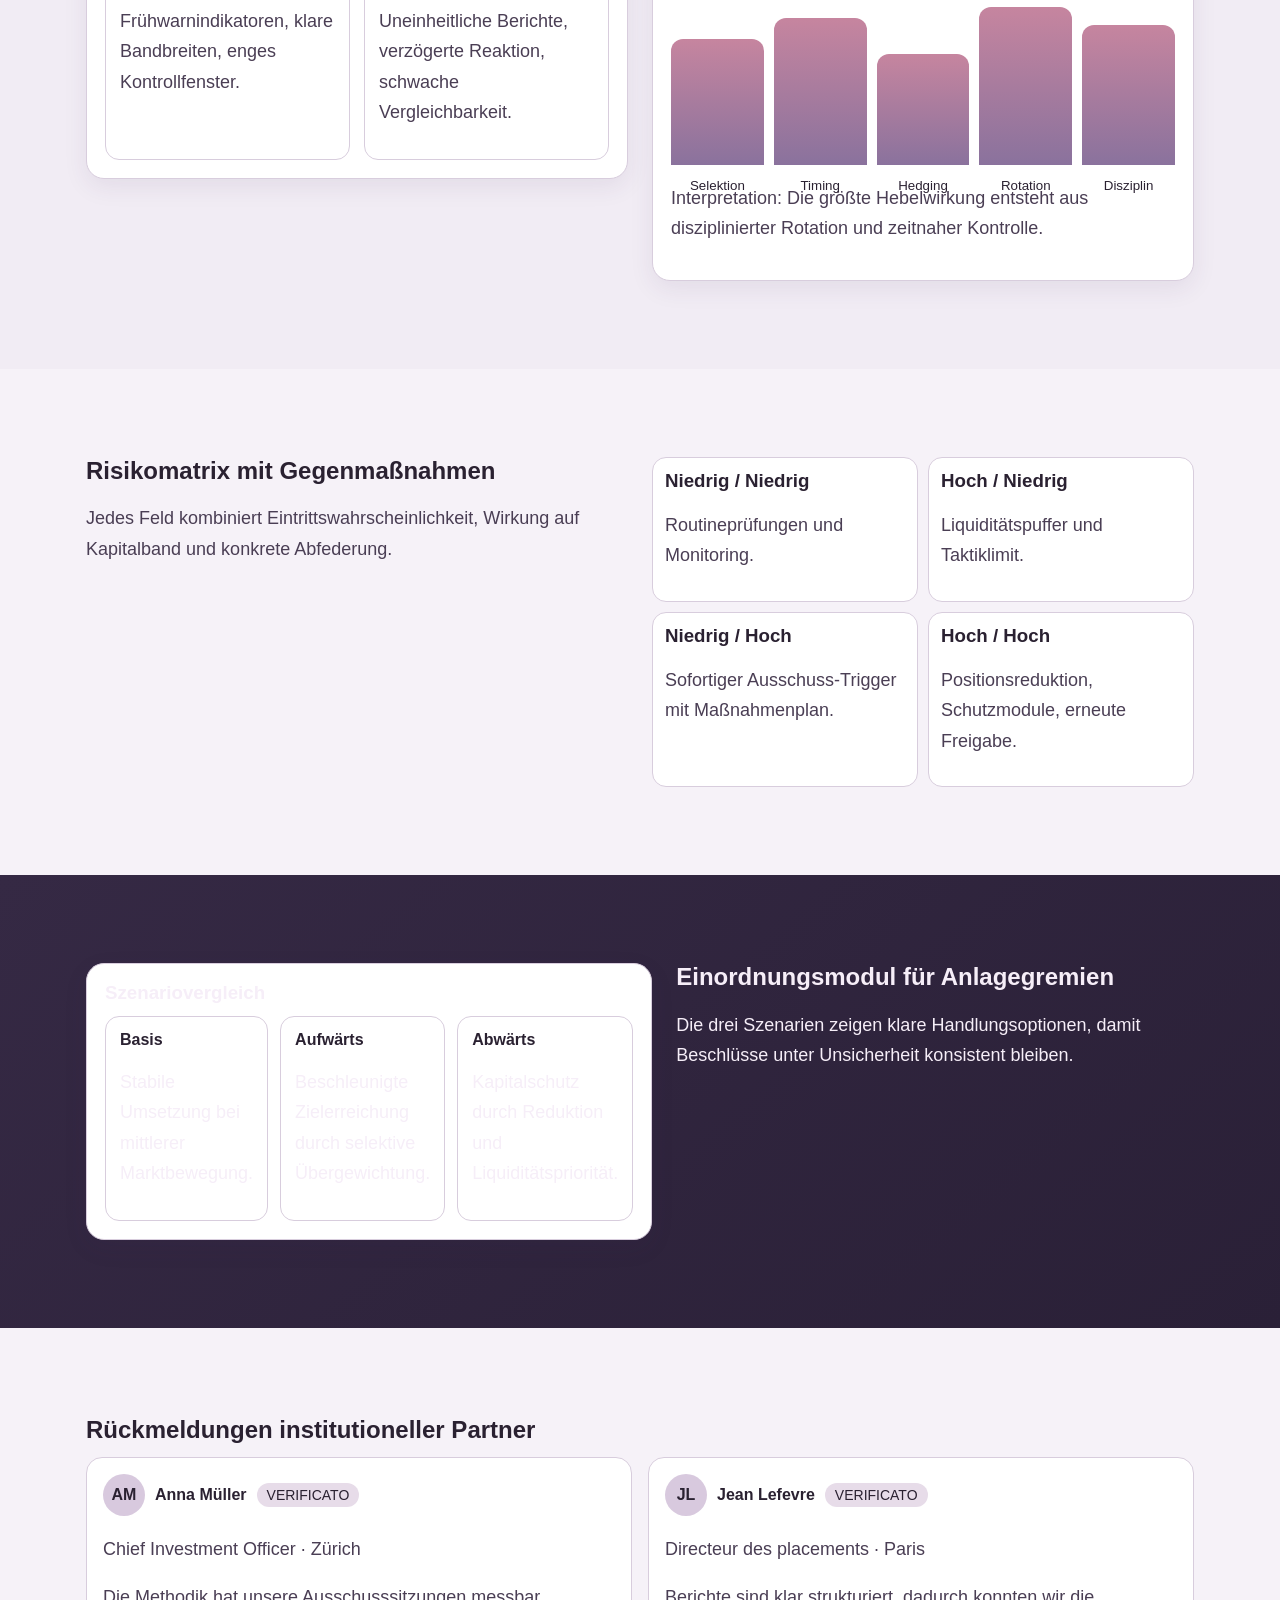
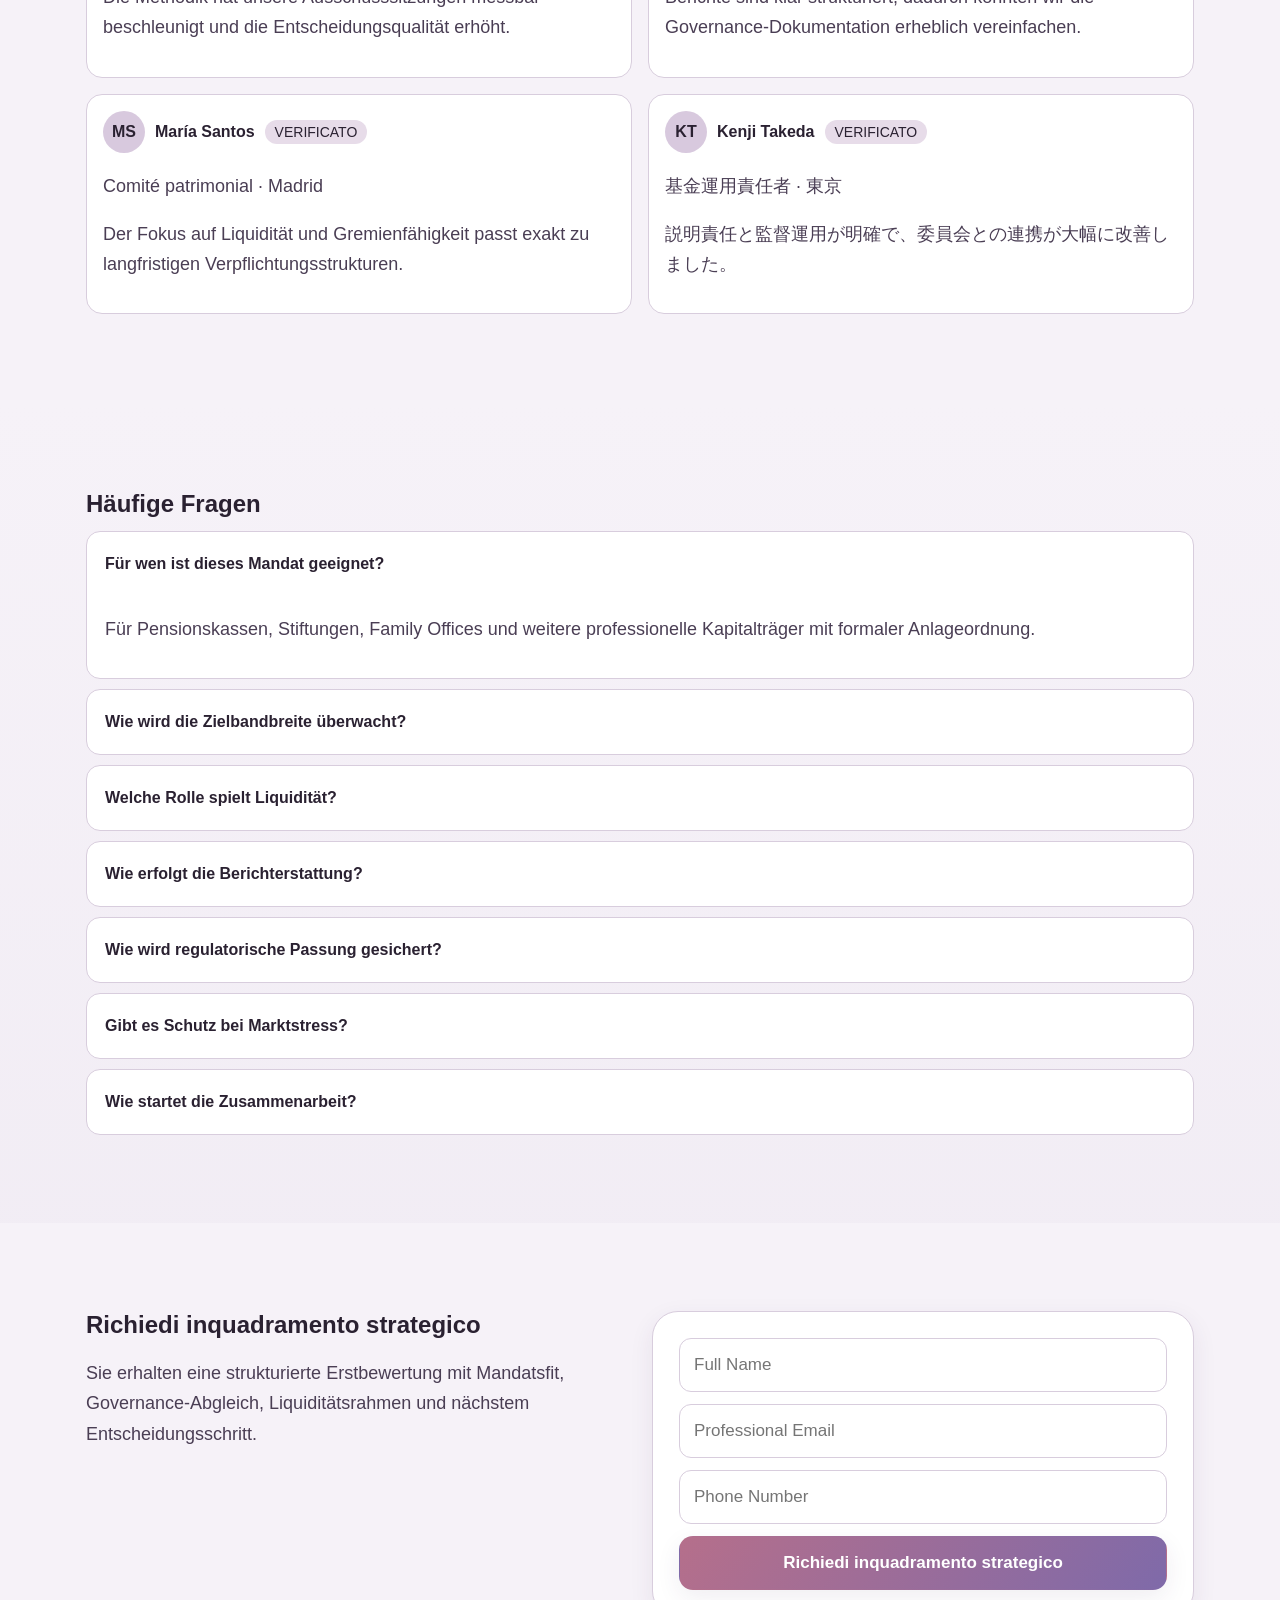
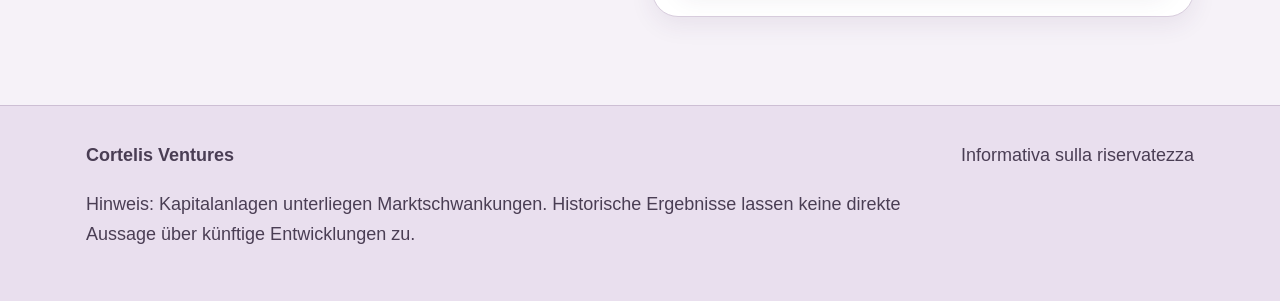
<file: it/index.html>
<!DOCTYPE html>
<html lang="it">
<head>
  <meta charset="UTF-8" />
  <meta name="viewport" content="width=device-width, initial-scale=1.0" />
  <title>Cortelis Ventures | Allocazione IA istituzionale</title>
  <meta name="description" content="Cortelis Ventures definisce un’allocazione IA guidata dalla governance per fondi pensione, fondazioni e family office." />
  <link rel="canonical" href="https://cortelisventures.com/it/index.html" />
  <link rel="alternate" hreflang="en" href="https://cortelisventures.com/index.html" />
  <link rel="alternate" hreflang="de" href="https://cortelisventures.com/de/index.html" />
  <link rel="alternate" hreflang="fr" href="https://cortelisventures.com/fr/index.html" />
  <link rel="alternate" hreflang="es" href="https://cortelisventures.com/es/index.html" />
  <link rel="alternate" hreflang="it" href="https://cortelisventures.com/it/index.html" />
  <link rel="alternate" hreflang="tr" href="https://cortelisventures.com/tr/index.html" />
  <link rel="alternate" hreflang="pt" href="https://cortelisventures.com/pt/index.html" />
  <link rel="alternate" hreflang="ja" href="https://cortelisventures.com/jp/index.html" />
  <link rel="alternate" hreflang="sk" href="https://cortelisventures.com/sk/index.html" />
  <link rel="alternate" hreflang="nl-BE" href="https://cortelisventures.com/be/index.html" />
  <meta property="og:title" content="Cortelis Ventures | Allocazione IA istituzionale" />
  <meta property="og:description" content="Cortelis Ventures definisce un’allocazione IA guidata dalla governance per fondi pensione, fondazioni e family office." />
  <meta property="og:type" content="website" />
  <meta property="og:url" content="https://cortelisventures.com/it/index.html" />
  <meta name="twitter:card" content="summary_large_image" />
  <meta name="twitter:title" content="Cortelis Ventures | Allocazione IA istituzionale" />
  <meta name="twitter:description" content="Cortelis Ventures definisce un’allocazione IA guidata dalla governance per fondi pensione, fondazioni e family office." />
  <link rel="stylesheet" href="../assets/style.css" />
</head>
<body>
<header class="site-header"><div class="container header-row"><div class="brand">Cortelis Ventures</div><nav class="nav-desktop"><a href="#market">Italiano Markt</a><a href="#model">Rahmen</a><a href="#process">Ablauf</a><a href="#metrics">Kennzahlen</a><a href="#faq">Fragen</a></nav><div class="header-right"><div class="lang-wrap"><button class="lang-button" aria-expanded="false">Italiano</button><div class="lang-menu"><a href="../index.html"><span class="flag-svg"><svg viewBox="0 0 60 36" xmlns="http://www.w3.org/2000/svg"><rect width="60" height="36" fill="#012169"/><path d="M0 0l60 36M60 0L0 36" stroke="#fff" stroke-width="8"/><path d="M0 0l60 36M60 0L0 36" stroke="#C8102E" stroke-width="4"/><path d="M30 0v36M0 18h60" stroke="#fff" stroke-width="12"/><path d="M30 0v36M0 18h60" stroke="#C8102E" stroke-width="7"/></svg></span>English</a><a href="../de/index.html"><span class="flag-svg"><svg viewBox="0 0 3 2"><rect width="3" height="2" fill="#ffce00"/><rect width="3" height="1.333" fill="#dd0000"/><rect width="3" height="0.666" fill="#000"/></svg></span>Deutsch</a><a href="../fr/index.html"><span class="flag-svg"><svg viewBox="0 0 3 2"><rect width="1" height="2" fill="#0055A4"/><rect x="1" width="1" height="2" fill="#fff"/><rect x="2" width="1" height="2" fill="#EF4135"/></svg></span>Français</a><a href="../es/index.html"><span class="flag-svg"><svg viewBox="0 0 3 2"><rect width="3" height="2" fill="#AA151B"/><rect y="0.5" width="3" height="1" fill="#F1BF00"/></svg></span>Español</a><a href="../it/index.html"><span class="flag-svg"><svg viewBox="0 0 3 2"><rect width="1" height="2" fill="#009246"/><rect x="1" width="1" height="2" fill="#fff"/><rect x="2" width="1" height="2" fill="#CE2B37"/></svg></span>Italiano</a><a href="../tr/index.html"><span class="flag-svg"><svg viewBox="0 0 3 2"><rect width="3" height="2" fill="#E30A17"/><circle cx="1.2" cy="1" r="0.5" fill="#fff"/><circle cx="1.32" cy="1" r="0.4" fill="#E30A17"/><polygon points="1.95,1 2.18,1.08 2.03,0.9 2.03,1.1 2.18,0.92" fill="#fff"/></svg></span>Türkçe</a><a href="../pt/index.html"><span class="flag-svg"><svg viewBox="0 0 3 2"><rect width="1.2" height="2" fill="#006600"/><rect x="1.2" width="1.8" height="2" fill="#ff0000"/><circle cx="1.2" cy="1" r="0.35" fill="#ffcc00"/></svg></span>Português</a><a href="../jp/index.html"><span class="flag-svg"><svg viewBox="0 0 3 2"><rect width="3" height="2" fill="#fff"/><circle cx="1.5" cy="1" r="0.48" fill="#bc002d"/></svg></span>日本語</a><a href="../sk/index.html"><span class="flag-svg"><svg viewBox="0 0 3 2"><rect width="3" height="2" fill="#ee1c25"/><rect width="3" height="1.333" fill="#0b4ea2"/><rect width="3" height="0.666" fill="#fff"/></svg></span>Slovenčina</a><a href="../be/index.html"><span class="flag-svg"><svg viewBox="0 0 3 2"><rect width="3" height="2" fill="#fae042"/><rect width="1" height="2" fill="#000"/><rect x="2" width="1" height="2" fill="#ed2939"/></svg></span>Nederlands</a></div></div><a class="btn-primary" href="#contact">Richiedi inquadramento strategico</a><button class="burger" aria-label="menu"><span></span><span></span><span></span></button></div></div></header>
<div class="drawer-backdrop"></div><aside class="mobile-drawer"><button class="btn-secondary drawer-close">×</button><nav><a href="#market">Italiano Markt</a><a href="#model">Rahmen</a><a href="#process">Ablauf</a><a href="#metrics">Kennzahlen</a><a href="#faq">Fragen</a></nav><div class="lang-wrap"><button class="lang-button" aria-expanded="false">Italiano</button><div class="lang-menu"><a href="../index.html"><span class="flag-svg"><svg viewBox="0 0 60 36" xmlns="http://www.w3.org/2000/svg"><rect width="60" height="36" fill="#012169"/><path d="M0 0l60 36M60 0L0 36" stroke="#fff" stroke-width="8"/><path d="M0 0l60 36M60 0L0 36" stroke="#C8102E" stroke-width="4"/><path d="M30 0v36M0 18h60" stroke="#fff" stroke-width="12"/><path d="M30 0v36M0 18h60" stroke="#C8102E" stroke-width="7"/></svg></span>English</a><a href="../de/index.html"><span class="flag-svg"><svg viewBox="0 0 3 2"><rect width="3" height="2" fill="#ffce00"/><rect width="3" height="1.333" fill="#dd0000"/><rect width="3" height="0.666" fill="#000"/></svg></span>Deutsch</a><a href="../fr/index.html"><span class="flag-svg"><svg viewBox="0 0 3 2"><rect width="1" height="2" fill="#0055A4"/><rect x="1" width="1" height="2" fill="#fff"/><rect x="2" width="1" height="2" fill="#EF4135"/></svg></span>Français</a><a href="../es/index.html"><span class="flag-svg"><svg viewBox="0 0 3 2"><rect width="3" height="2" fill="#AA151B"/><rect y="0.5" width="3" height="1" fill="#F1BF00"/></svg></span>Español</a><a href="../it/index.html"><span class="flag-svg"><svg viewBox="0 0 3 2"><rect width="1" height="2" fill="#009246"/><rect x="1" width="1" height="2" fill="#fff"/><rect x="2" width="1" height="2" fill="#CE2B37"/></svg></span>Italiano</a><a href="../tr/index.html"><span class="flag-svg"><svg viewBox="0 0 3 2"><rect width="3" height="2" fill="#E30A17"/><circle cx="1.2" cy="1" r="0.5" fill="#fff"/><circle cx="1.32" cy="1" r="0.4" fill="#E30A17"/><polygon points="1.95,1 2.18,1.08 2.03,0.9 2.03,1.1 2.18,0.92" fill="#fff"/></svg></span>Türkçe</a><a href="../pt/index.html"><span class="flag-svg"><svg viewBox="0 0 3 2"><rect width="1.2" height="2" fill="#006600"/><rect x="1.2" width="1.8" height="2" fill="#ff0000"/><circle cx="1.2" cy="1" r="0.35" fill="#ffcc00"/></svg></span>Português</a><a href="../jp/index.html"><span class="flag-svg"><svg viewBox="0 0 3 2"><rect width="3" height="2" fill="#fff"/><circle cx="1.5" cy="1" r="0.48" fill="#bc002d"/></svg></span>日本語</a><a href="../sk/index.html"><span class="flag-svg"><svg viewBox="0 0 3 2"><rect width="3" height="2" fill="#ee1c25"/><rect width="3" height="1.333" fill="#0b4ea2"/><rect width="3" height="0.666" fill="#fff"/></svg></span>Slovenčina</a><a href="../be/index.html"><span class="flag-svg"><svg viewBox="0 0 3 2"><rect width="3" height="2" fill="#fae042"/><rect width="1" height="2" fill="#000"/><rect x="2" width="1" height="2" fill="#ed2939"/></svg></span>Nederlands</a></div></div><a class="btn-primary" href="#contact">Richiedi inquadramento strategico</a></aside>
<main>
<section class="section"><div class="container hero-grid reveal"><div class="hero-copy"><h1>Allocazione IA istituzionale per fondi pensione, fondazioni e family office orientati a disciplina di mandato.</h1><p class="hero-lead">Cortelis Ventures costruisce esposizione IA con governance, presidio di liquidità e controllo esecutivo.</p><p class="hero-lead">L’obiettivo è un corridoio di risultato tracciabile con reporting trasparente e responsabilità collegiale.</p><div class="return-module"><p class="micro">Zielkorridor unter Aufsicht, keine Zusage</p><div class="return-kpis"><article><span class="metric-value">8–15% / Monat</span><span class="micro">Operatives Zielband mit Volatilitätsgrenzen</span></article><article><span class="metric-value">80–200% / Jahr</span><span class="micro">Jahreskorridor bei strikter Diversifikation</span></article></div><div class="summary-cards"><div class="card"><strong>Kapitalaufteilung</strong><p>Mehrstufige Allokation zwischen liquiden und spezialisierten Bausteinen.</p></div><div class="card"><strong>Schwankungssteuerung</strong><p>Bandbreiten- und Rebalancing-Regeln für stabile Umsetzung.</p></div><div class="card"><strong>Liquiditätsfenster</strong><p>Monatliche Überprüfung der Mittelabrufe und Rückflüsse.</p></div></div></div></div>
<div class="hero-form"><h3>Richiedi inquadramento strategico</h3><form class="lead-form form-stack"><input aria-label="Full Name" placeholder="Full Name" /><input aria-label="Professional Email" placeholder="Professional Email" /><input aria-label="Phone Number" placeholder="Phone Number" /><button class="btn-primary" type="submit">Richiedi inquadramento strategico</button><p class="form-notice" hidden>Merci. Ein Ansprechpartner meldet sich zeitnah.</p></form></div></div></section>
<section class="section section-alt"><div class="container kpi-strip reveal"><article class="kpi-item"><div class="kpi-main">42</div><p>Mandatsrelevante Prüfpunkte je Allokationszyklus.</p></article><article class="kpi-item"><div class="kpi-main">3 Ebenen</div><p>Gremiensteuerung über Investmentausschuss, Controlling und Revision.</p></article><article class="kpi-item"><div class="kpi-main">24h</div><p>Frühwarnprotokoll nach Marktanomalien mit dokumentierter Reaktion.</p></article><article class="kpi-item"><div class="kpi-main">12 Berichte</div><p>Jährliche Taktung aus Monats-, Quartals- und Sonderanalysen.</p></article></div></section>
<section id="market" class="section"><div class="container split reveal"><div><h2>Maktrahmen für KI-Kapitalströme</h2><p>Institutionelle Häuser benötigen einen belastbaren Zugang zu KI-getriebenen Wertschöpfungsquellen. Entscheidend ist die Trennung zwischen spekulativem Narrativ und überprüfbarer Ergebnisqualität.</p><p>Der Ansatz fokussiert auf strukturelle Nachfrage, regulatorische Umsetzbarkeit und Governance-Kompatibilität innerhalb bestehender Richtlinien.</p></div><div class="visual-card rings"><article class="ring"><div class="donut" data-label="68%"></div><p>Anteil skalierbarer Infrastrukturmandate.</p></article><article class="ring"><div class="donut" data-label="54%"></div><p>Anteil wiederkehrender Vertragsstrukturen.</p></article><article class="ring"><div class="donut" data-label="47%"></div><p>Anteil mit klarer Ausschussfähigkeit.</p></article></div></div></section>
<section id="model" class="section section-soft"><div class="container split reveal"><div class="visual-card"><h3>Segmentierte Kapitalallokation</h3><div class="stacked"><span class="seg-a" style="width:30%"></span><span class="seg-b" style="width:28%"></span><span class="seg-c" style="width:22%"></span><span class="seg-d" style="width:20%"></span></div><p>Die Segmentlogik verbindet Liquiditätspuffer, taktische Module und länger laufende Bausteine.</p></div><div><h2>Mandatsmodell mit eindeutiger Verantwortungslogik</h2><p>Jeder Baustein besitzt klar definierte Eintrittsregeln, Kontrollgrenzen und Ausstiegspfade. Dadurch bleibt die Allokation mit internen Vorgaben kompatibel.</p><p>Die Steuerung erfolgt über dokumentierte Entscheidungstore mit nachvollziehbarer Freigabe.</p></div></div></section>
<section id="process" class="section"><div class="container split reveal"><div><h2>Lieferorientierter Ablauf über 90 Tage</h2><p>Die Umsetzung ist in vier Arbeitspakete gegliedert: Mandatsdiagnose, Design, Pilotierung und laufende Steuerung.</p></div><div class="timeline"> <article><strong>Tag 1–15</strong><p>Mandatsabgleich, Richtlinienkartierung, Ausschussbriefing.</p></article><article><strong>Tag 16–40</strong><p>Zielkorridor, Schwankungsregeln, Liquiditätsplan.</p></article><article><strong>Tag 41–70</strong><p>Pilotallokation mit dokumentierter Überwachung.</p></article><article><strong>Tag 71–90</strong><p>Vollbetrieb mit Berichtspaket und Eskalationsschema.</p></article></div></div></section>
<section id="metrics" class="section section-alt"><div class="container split reveal"><div class="visual-card compare"><article><h3>Unser Ansatz</h3><p>Frühwarnindikatoren, klare Bandbreiten, enges Kontrollfenster.</p></article><article><h3>Marktbasis</h3><p>Uneinheitliche Berichte, verzögerte Reaktion, schwache Vergleichbarkeit.</p></article></div><div class="visual-card"><h3>Treiber-Wasserfall</h3><div class="waterfall"><div style="height:70%"><small>Selektion</small></div><div style="height:82%"><small>Timing</small></div><div style="height:62%"><small>Hedging</small></div><div style="height:88%"><small>Rotation</small></div><div style="height:78%"><small>Disziplin</small></div></div><p>Interpretation: Die größte Hebelwirkung entsteht aus disziplinierter Rotation und zeitnaher Kontrolle.</p></div></div></section>
<section class="section"><div class="container split reveal"><div><h2>Risikomatrix mit Gegenmaßnahmen</h2><p>Jedes Feld kombiniert Eintrittswahrscheinlichkeit, Wirkung auf Kapitalband und konkrete Abfederung.</p></div><div class="matrix"><article><h3>Niedrig / Niedrig</h3><p>Routineprüfungen und Monitoring.</p></article><article><h3>Hoch / Niedrig</h3><p>Liquiditätspuffer und Taktiklimit.</p></article><article><h3>Niedrig / Hoch</h3><p>Sofortiger Ausschuss-Trigger mit Maßnahmenplan.</p></article><article><h3>Hoch / Hoch</h3><p>Positionsreduktion, Schutzmodule, erneute Freigabe.</p></article></div></div></section>
<section class="section section-dark"><div class="container split reveal"><div class="visual-card"><h3>Szenariovergleich</h3><div class="scenario"><article><strong>Basis</strong><p>Stabile Umsetzung bei mittlerer Marktbewegung.</p></article><article><strong>Aufwärts</strong><p>Beschleunigte Zielerreichung durch selektive Übergewichtung.</p></article><article><strong>Abwärts</strong><p>Kapitalschutz durch Reduktion und Liquiditätspriorität.</p></article></div></div><div><h2>Einordnungsmodul für Anlagegremien</h2><p>Die drei Szenarien zeigen klare Handlungsoptionen, damit Beschlüsse unter Unsicherheit konsistent bleiben.</p></div></div></section>
<section class="section"><div class="container reveal"><h2>Rückmeldungen institutioneller Partner</h2><div class="reviews"><article class="review-card"><div class="review-head"><div class="avatar">AM</div><strong>Anna Müller</strong><span class="badge">VERIFICATO</span></div><p>Chief Investment Officer · Zürich</p><p>Die Methodik hat unsere Ausschusssitzungen messbar beschleunigt und die Entscheidungsqualität erhöht.</p></article><article class="review-card"><div class="review-head"><div class="avatar">JL</div><strong>Jean Lefevre</strong><span class="badge">VERIFICATO</span></div><p>Directeur des placements · Paris</p><p>Berichte sind klar strukturiert, dadurch konnten wir die Governance-Dokumentation erheblich vereinfachen.</p></article><article class="review-card"><div class="review-head"><div class="avatar">MS</div><strong>María Santos</strong><span class="badge">VERIFICATO</span></div><p>Comité patrimonial · Madrid</p><p>Der Fokus auf Liquidität und Gremienfähigkeit passt exakt zu langfristigen Verpflichtungsstrukturen.</p></article><article class="review-card"><div class="review-head"><div class="avatar">KT</div><strong>Kenji Takeda</strong><span class="badge">VERIFICATO</span></div><p>基金運用責任者 · 東京</p><p>説明責任と監督運用が明確で、委員会との連携が大幅に改善しました。</p></article></div></div></section>
<section id="faq" class="section section-soft"><div class="container reveal"><h2>Häufige Fragen</h2><div class="faq-list"><article class="faq-item open"><button class="faq-q" aria-expanded="true">Für wen ist dieses Mandat geeignet?</button><div class="faq-answer"><p>Für Pensionskassen, Stiftungen, Family Offices und weitere professionelle Kapitalträger mit formaler Anlageordnung.</p></div></article><article class="faq-item "><button class="faq-q" aria-expanded="false">Wie wird die Zielbandbreite überwacht?</button><div class="faq-answer"><p>Über tägliche Indikatoren, Monatsberichte und klar definierte Ausschuss-Schwellenwerte.</p></div></article><article class="faq-item "><button class="faq-q" aria-expanded="false">Welche Rolle spielt Liquidität?</button><div class="faq-answer"><p>Liquidität ist ein eigenständiger Steuerungsblock mit festen Puffern und Zugriffsregeln.</p></div></article><article class="faq-item "><button class="faq-q" aria-expanded="false">Wie erfolgt die Berichterstattung?</button><div class="faq-answer"><p>Monatliche Kurzberichte, quartalsweise Tiefenanalyse und Sonderberichte bei Abweichungen.</p></div></article><article class="faq-item "><button class="faq-q" aria-expanded="false">Wie wird regulatorische Passung gesichert?</button><div class="faq-answer"><p>Jeder Schritt wird gegen interne Vorgaben und externe Rahmenbedingungen gespiegelt.</p></div></article><article class="faq-item "><button class="faq-q" aria-expanded="false">Gibt es Schutz bei Marktstress?</button><div class="faq-answer"><p>Ja, über Positionskorridore, Reduktionsprotokolle und priorisierte Sicherungsmodule.</p></div></article><article class="faq-item "><button class="faq-q" aria-expanded="false">Wie startet die Zusammenarbeit?</button><div class="faq-answer"><p>Mit einem strukturierten Briefing, Mandatsdiagnose und abgestimmtem Umsetzungsfahrplan.</p></div></article></div></div></section>
<section id="contact" class="section"><div class="container split reveal"><div><h2>Richiedi inquadramento strategico</h2><p>Sie erhalten eine strukturierte Erstbewertung mit Mandatsfit, Governance-Abgleich, Liquiditätsrahmen und nächstem Entscheidungsschritt.</p></div><div class="final-form"><form class="lead-form form-stack"><input aria-label="Full Name" placeholder="Full Name" /><input aria-label="Professional Email" placeholder="Professional Email" /><input aria-label="Phone Number" placeholder="Phone Number" /><button class="btn-primary" type="submit">Richiedi inquadramento strategico</button><p class="form-notice" hidden>Danke. Rückmeldung erfolgt kurzfristig.</p></form></div></div></section>
</main>
<footer><div class="container footer-row"><div><strong>Cortelis Ventures</strong><p>Hinweis: Kapitalanlagen unterliegen Marktschwankungen. Historische Ergebnisse lassen keine direkte Aussage über künftige Entwicklungen zu.</p></div><div><a href="#" data-policy-open>Informativa sulla riservatezza</a></div></div></footer>
<div class="policy-modal" aria-hidden="true"><div class="policy-panel"><div class="policy-head"><h3>Informativa sulla riservatezza</h3><button class="icon-close" data-policy-close aria-label="x">✕</button></div><div class="policy-content"><h4>Einleitung</h4><p>Dieses Dokument erläutert den Umgang mit personenbezogenen Angaben im Rahmen von Kontaktanfragen und Mandatsgesprächen.</p><h4>Datenerhebung</h4><p>Erfasst werden Name, geschäftliche E-Mail-Adresse und Telefonnummer aus Formularfeldern.</p><h4>Rechtsgrundlage</h4><p>Die Verarbeitung erfolgt zur Vorbereitung vorvertraglicher Schritte und zur legitimen geschäftlichen Kommunikation.</p><h4>Cookies</h4><p>Es werden nur technisch notwendige Cookies eingesetzt, um Funktionalität und Sicherheit zu gewährleisten.</p><h4>Speicherdauer</h4><p>Angaben bleiben nur solange erhalten, wie dies für Kommunikation, Nachweis und rechtliche Pflichten erforderlich ist.</p><h4>Drittweitergabe</h4><p>Eine Weitergabe erfolgt ausschließlich an sorgfältig ausgewählte Dienstleister mit vertraglicher Schutzbindung.</p><h4>Sicherheit</h4><p>Technische und organisatorische Maßnahmen schützen vor unbefugtem Zugriff, Verlust und missbräuchlicher Nutzung.</p><h4>Rechte der betroffenen Personen</h4><p>Auskunft, Berichtigung, Einschränkung, Löschung und Widerspruch können jederzeit über die Kontaktstelle geltend gemacht werden.</p><h4>Internationale Übermittlungen</h4><p>Grenzüberschreitende Verarbeitung erfolgt nur bei geeigneten Schutzgarantien und dokumentierten Transfermechanismen.</p><h4>Branchenspezifischer Risikohinweis</h4><p>Kapitalmärkte weisen Unsicherheit auf. Zielkorridore dienen der Steuerung und stellen keine feste Zusage dar.</p><h4>Kontakt</h4><p>E-Mail: governance@cortelisventures.com · Telefon: +32 2 555 0142</p></div><div class="policy-footer"><button class="btn-secondary" data-policy-close>Chiudi</button></div></div></div>
<script type="application/ld+json">{"@context":"https://schema.org","@type":"Organization","name":"Cortelis Ventures","url":"https://cortelisventures.com"}</script>
<script type="application/ld+json">{"@context":"https://schema.org","@type":"WebSite","name":"Cortelis Ventures","url":"https://cortelisventures.com/it/index.html"}</script>
<script type="application/ld+json">{"@context":"https://schema.org","@type":"FAQPage","mainEntity":[{"@type":"Question","name":"Mandatsfrage","acceptedAnswer":{"@type":"Answer","text":"Ein strukturierter Einstieg mit Governance-Abgleich."}}]}</script>
<script type="application/ld+json">{"@context":"https://schema.org","@type":"Review","author":{"@type":"Person","name":"Anna Müller"},"reviewBody":"Klare Struktur und belastbare Gremienfähigkeit."}</script>
<script src="../assets/app.js" defer></script>
</body></html>
</file>
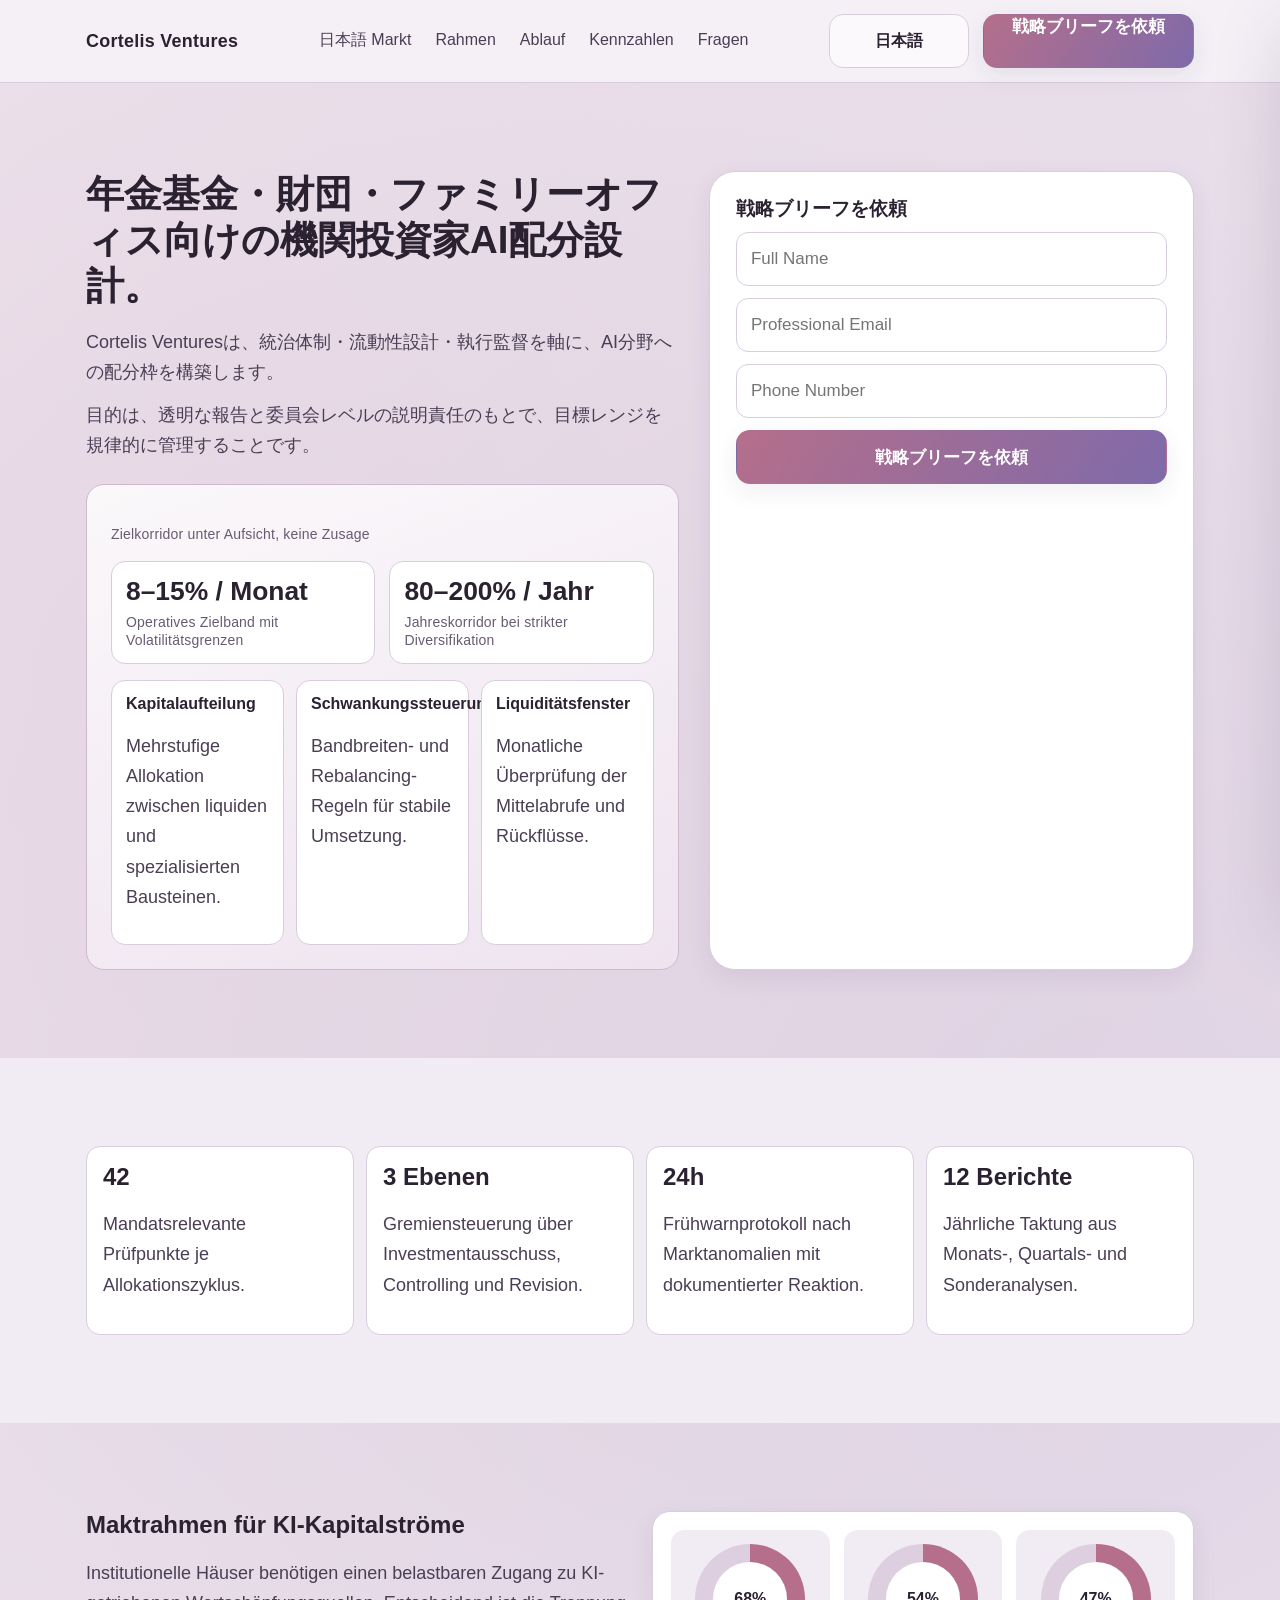
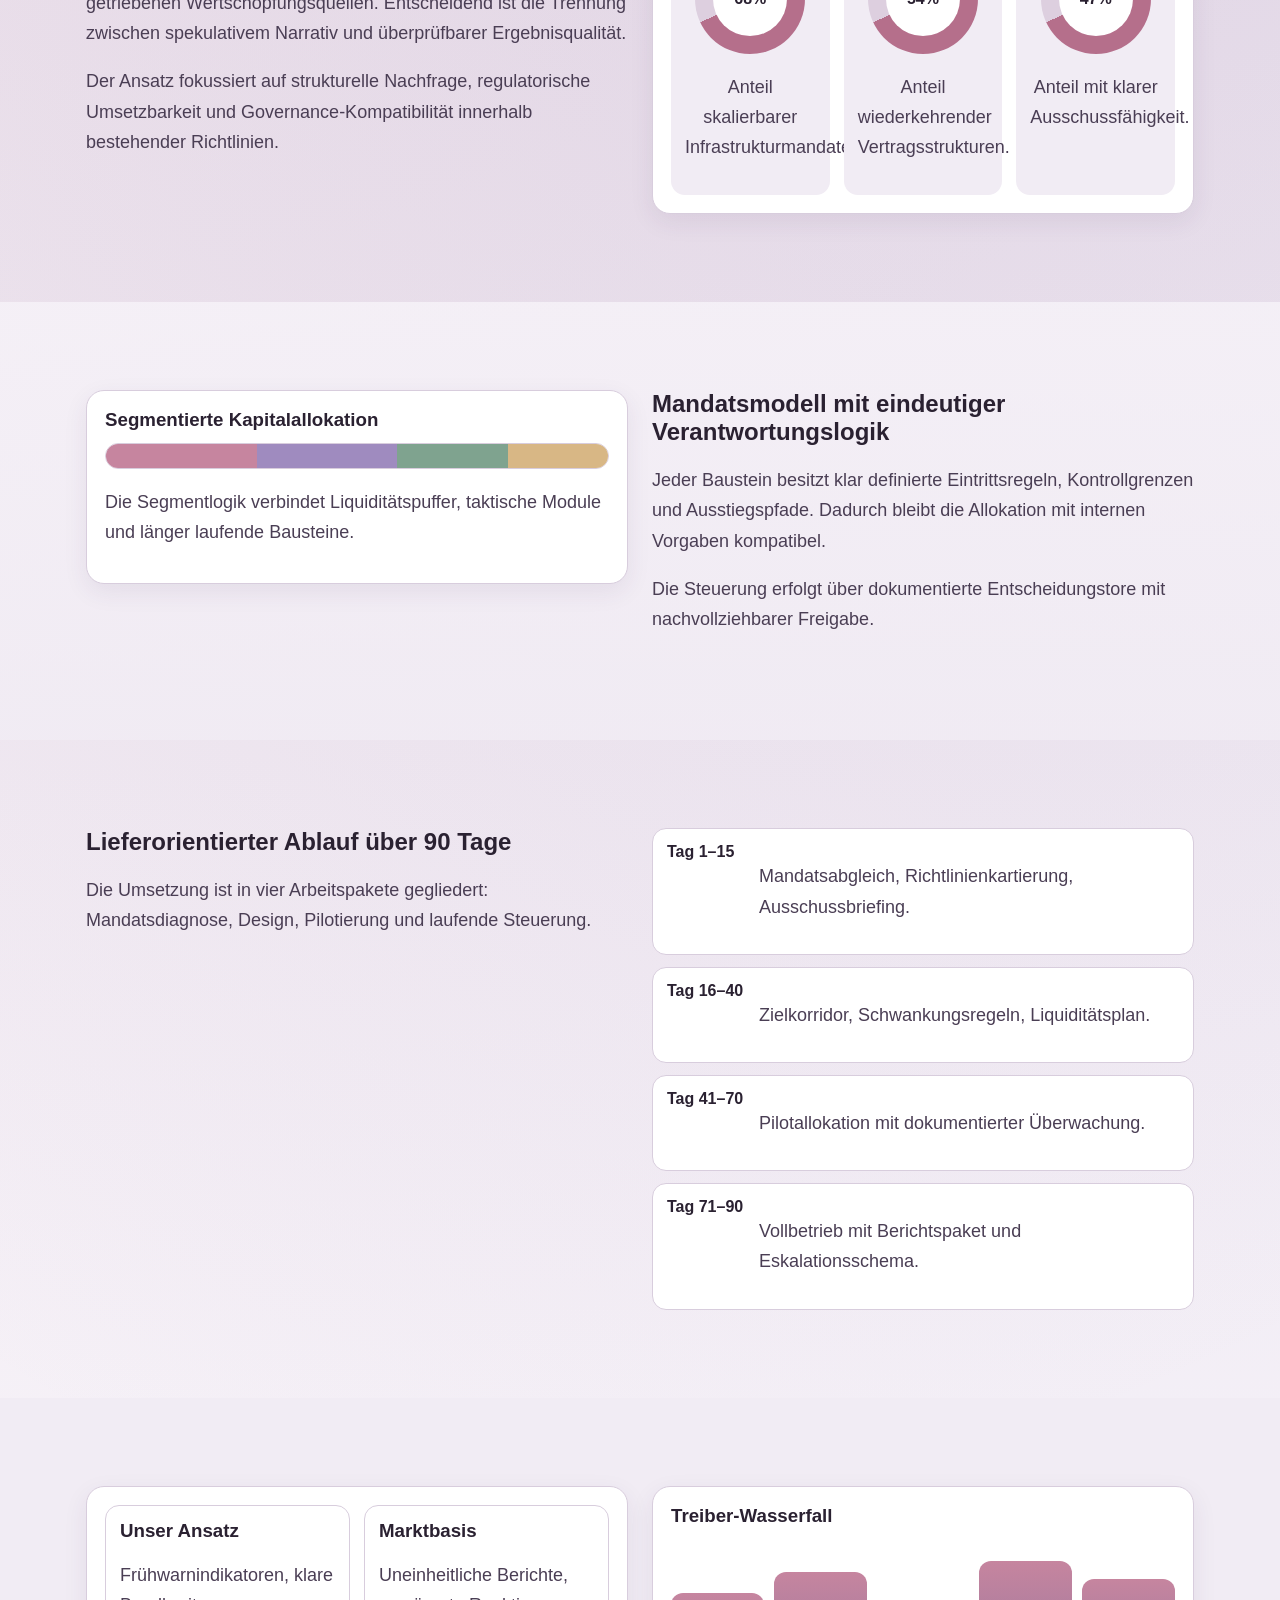
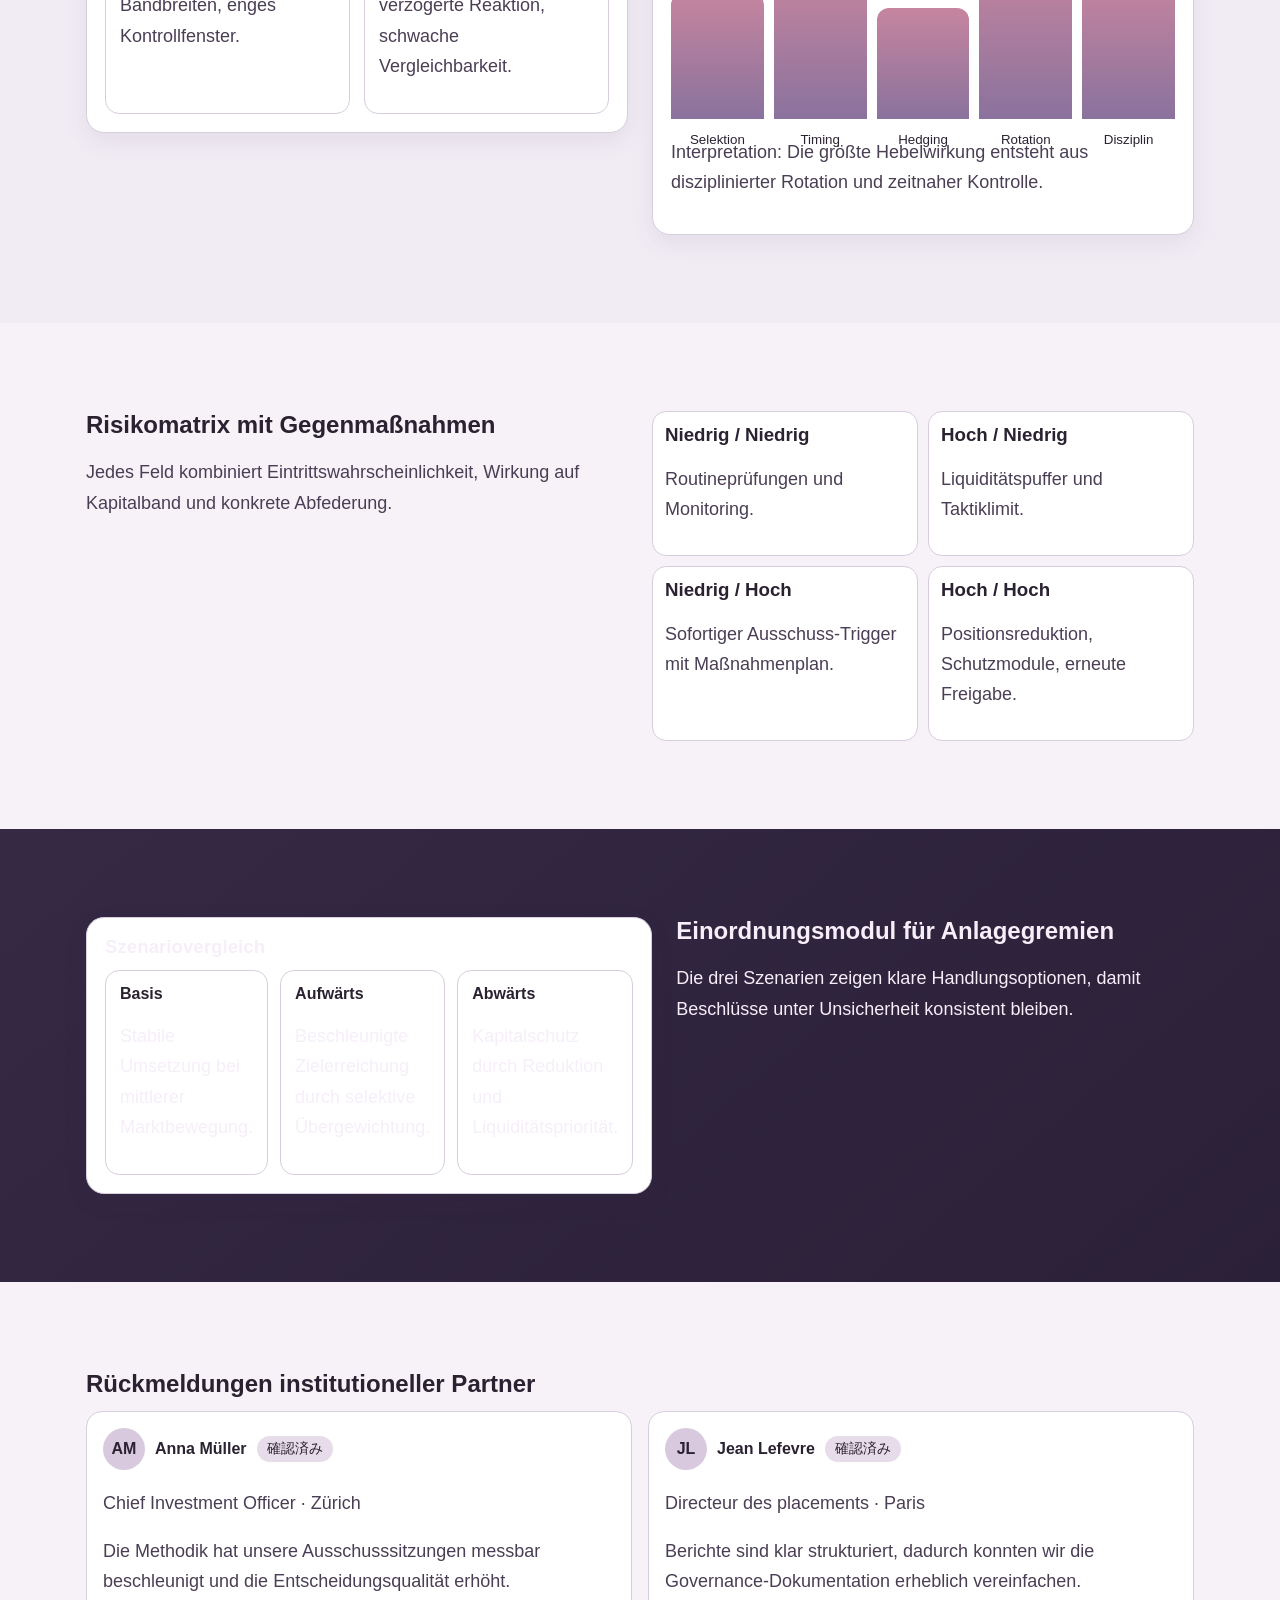
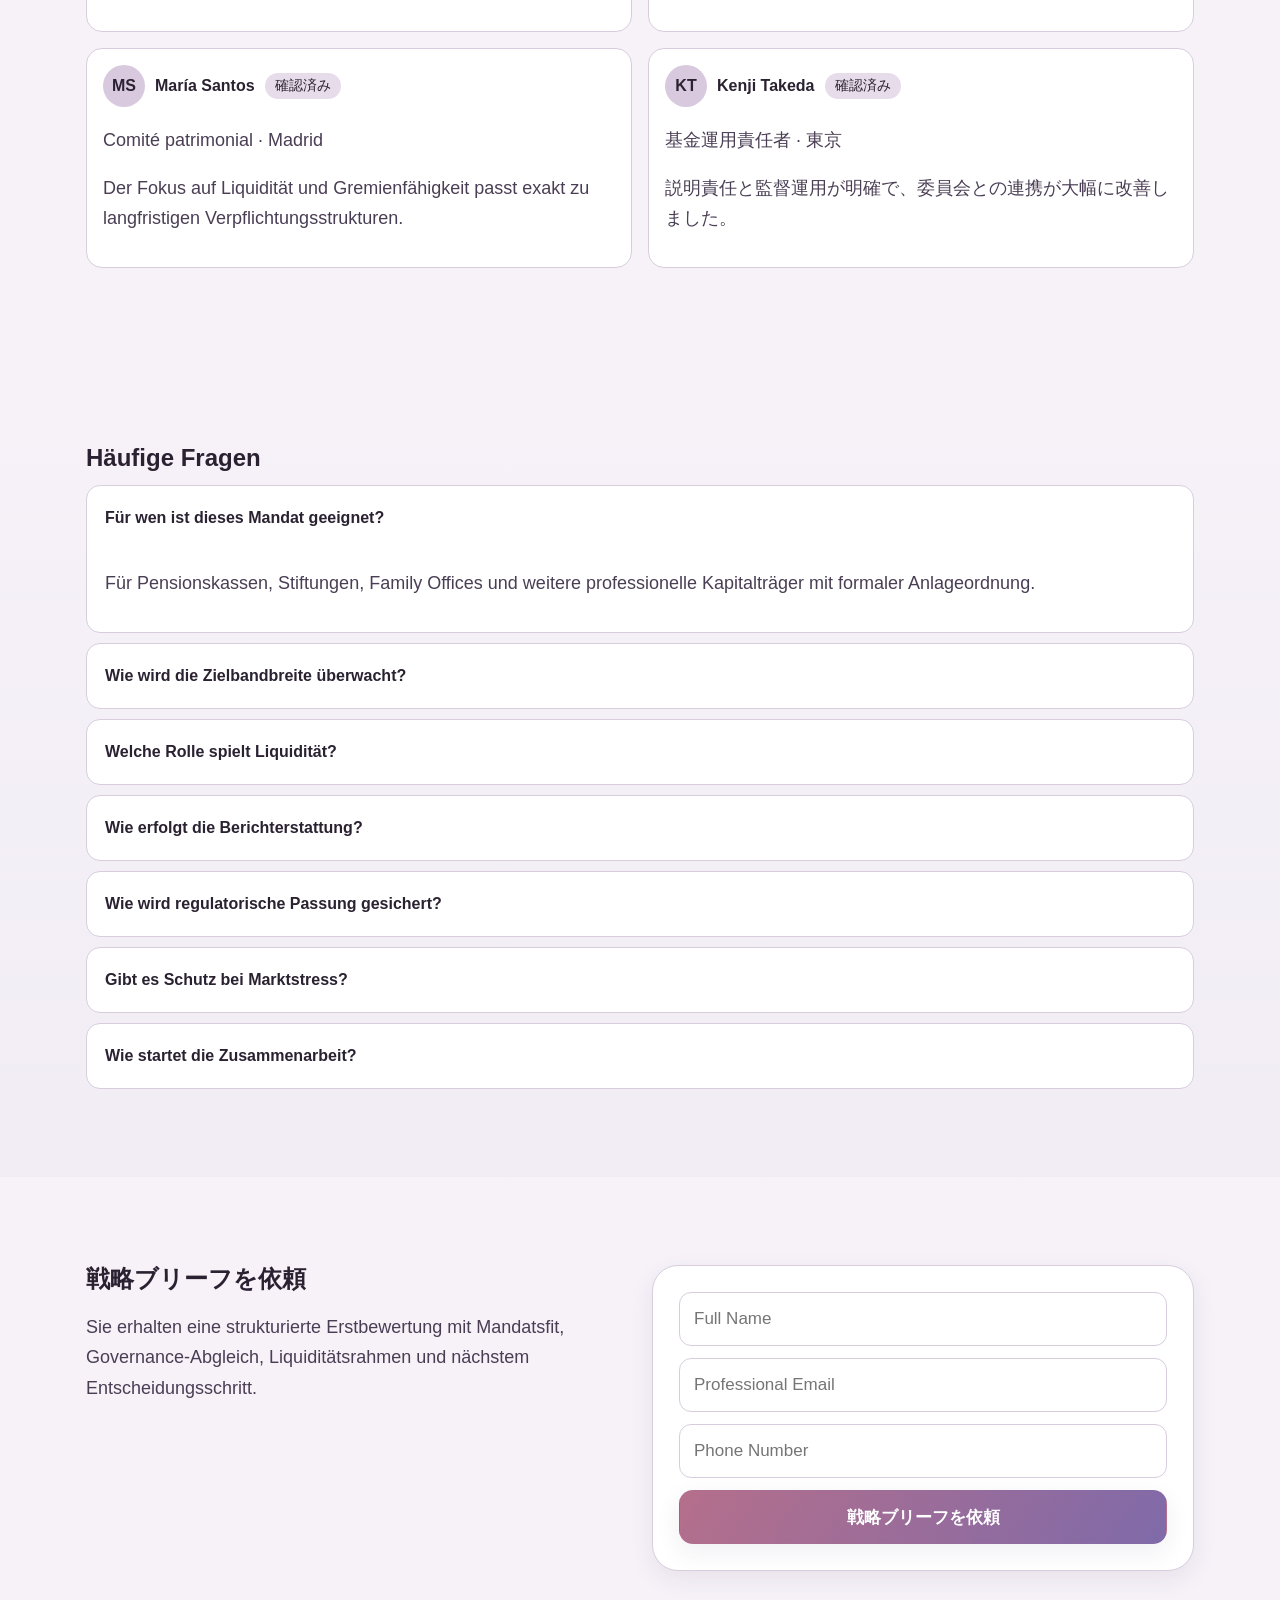
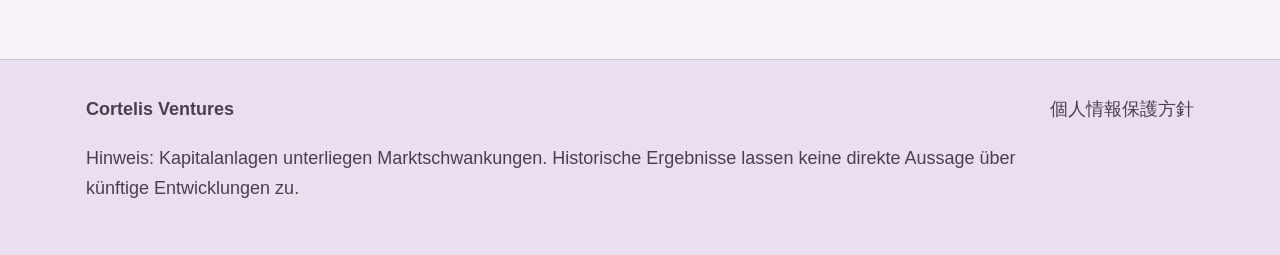
<file: jp/index.html>
<!DOCTYPE html>
<html lang="ja">
<head>
  <meta charset="UTF-8" />
  <meta name="viewport" content="width=device-width, initial-scale=1.0" />
  <title>Cortelis Ventures | 機関投資家向けAI配分設計</title>
  <meta name="description" content="Cortelis Venturesは年金基金・財団・ファミリーオフィス向けに統治重視のAI配分を設計します。" />
  <link rel="canonical" href="https://cortelisventures.com/jp/index.html" />
  <link rel="alternate" hreflang="en" href="https://cortelisventures.com/index.html" />
  <link rel="alternate" hreflang="de" href="https://cortelisventures.com/de/index.html" />
  <link rel="alternate" hreflang="fr" href="https://cortelisventures.com/fr/index.html" />
  <link rel="alternate" hreflang="es" href="https://cortelisventures.com/es/index.html" />
  <link rel="alternate" hreflang="it" href="https://cortelisventures.com/it/index.html" />
  <link rel="alternate" hreflang="tr" href="https://cortelisventures.com/tr/index.html" />
  <link rel="alternate" hreflang="pt" href="https://cortelisventures.com/pt/index.html" />
  <link rel="alternate" hreflang="ja" href="https://cortelisventures.com/jp/index.html" />
  <link rel="alternate" hreflang="sk" href="https://cortelisventures.com/sk/index.html" />
  <link rel="alternate" hreflang="nl-BE" href="https://cortelisventures.com/be/index.html" />
  <meta property="og:title" content="Cortelis Ventures | 機関投資家向けAI配分設計" />
  <meta property="og:description" content="Cortelis Venturesは年金基金・財団・ファミリーオフィス向けに統治重視のAI配分を設計します。" />
  <meta property="og:type" content="website" />
  <meta property="og:url" content="https://cortelisventures.com/jp/index.html" />
  <meta name="twitter:card" content="summary_large_image" />
  <meta name="twitter:title" content="Cortelis Ventures | 機関投資家向けAI配分設計" />
  <meta name="twitter:description" content="Cortelis Venturesは年金基金・財団・ファミリーオフィス向けに統治重視のAI配分を設計します。" />
  <link rel="stylesheet" href="../assets/style.css" />
</head>
<body>
<header class="site-header"><div class="container header-row"><div class="brand">Cortelis Ventures</div><nav class="nav-desktop"><a href="#market">日本語 Markt</a><a href="#model">Rahmen</a><a href="#process">Ablauf</a><a href="#metrics">Kennzahlen</a><a href="#faq">Fragen</a></nav><div class="header-right"><div class="lang-wrap"><button class="lang-button" aria-expanded="false">日本語</button><div class="lang-menu"><a href="../index.html"><span class="flag-svg"><svg viewBox="0 0 60 36" xmlns="http://www.w3.org/2000/svg"><rect width="60" height="36" fill="#012169"/><path d="M0 0l60 36M60 0L0 36" stroke="#fff" stroke-width="8"/><path d="M0 0l60 36M60 0L0 36" stroke="#C8102E" stroke-width="4"/><path d="M30 0v36M0 18h60" stroke="#fff" stroke-width="12"/><path d="M30 0v36M0 18h60" stroke="#C8102E" stroke-width="7"/></svg></span>English</a><a href="../de/index.html"><span class="flag-svg"><svg viewBox="0 0 3 2"><rect width="3" height="2" fill="#ffce00"/><rect width="3" height="1.333" fill="#dd0000"/><rect width="3" height="0.666" fill="#000"/></svg></span>Deutsch</a><a href="../fr/index.html"><span class="flag-svg"><svg viewBox="0 0 3 2"><rect width="1" height="2" fill="#0055A4"/><rect x="1" width="1" height="2" fill="#fff"/><rect x="2" width="1" height="2" fill="#EF4135"/></svg></span>Français</a><a href="../es/index.html"><span class="flag-svg"><svg viewBox="0 0 3 2"><rect width="3" height="2" fill="#AA151B"/><rect y="0.5" width="3" height="1" fill="#F1BF00"/></svg></span>Español</a><a href="../it/index.html"><span class="flag-svg"><svg viewBox="0 0 3 2"><rect width="1" height="2" fill="#009246"/><rect x="1" width="1" height="2" fill="#fff"/><rect x="2" width="1" height="2" fill="#CE2B37"/></svg></span>Italiano</a><a href="../tr/index.html"><span class="flag-svg"><svg viewBox="0 0 3 2"><rect width="3" height="2" fill="#E30A17"/><circle cx="1.2" cy="1" r="0.5" fill="#fff"/><circle cx="1.32" cy="1" r="0.4" fill="#E30A17"/><polygon points="1.95,1 2.18,1.08 2.03,0.9 2.03,1.1 2.18,0.92" fill="#fff"/></svg></span>Türkçe</a><a href="../pt/index.html"><span class="flag-svg"><svg viewBox="0 0 3 2"><rect width="1.2" height="2" fill="#006600"/><rect x="1.2" width="1.8" height="2" fill="#ff0000"/><circle cx="1.2" cy="1" r="0.35" fill="#ffcc00"/></svg></span>Português</a><a href="../jp/index.html"><span class="flag-svg"><svg viewBox="0 0 3 2"><rect width="3" height="2" fill="#fff"/><circle cx="1.5" cy="1" r="0.48" fill="#bc002d"/></svg></span>日本語</a><a href="../sk/index.html"><span class="flag-svg"><svg viewBox="0 0 3 2"><rect width="3" height="2" fill="#ee1c25"/><rect width="3" height="1.333" fill="#0b4ea2"/><rect width="3" height="0.666" fill="#fff"/></svg></span>Slovenčina</a><a href="../be/index.html"><span class="flag-svg"><svg viewBox="0 0 3 2"><rect width="3" height="2" fill="#fae042"/><rect width="1" height="2" fill="#000"/><rect x="2" width="1" height="2" fill="#ed2939"/></svg></span>Nederlands</a></div></div><a class="btn-primary" href="#contact">戦略ブリーフを依頼</a><button class="burger" aria-label="menu"><span></span><span></span><span></span></button></div></div></header>
<div class="drawer-backdrop"></div><aside class="mobile-drawer"><button class="btn-secondary drawer-close">×</button><nav><a href="#market">日本語 Markt</a><a href="#model">Rahmen</a><a href="#process">Ablauf</a><a href="#metrics">Kennzahlen</a><a href="#faq">Fragen</a></nav><div class="lang-wrap"><button class="lang-button" aria-expanded="false">日本語</button><div class="lang-menu"><a href="../index.html"><span class="flag-svg"><svg viewBox="0 0 60 36" xmlns="http://www.w3.org/2000/svg"><rect width="60" height="36" fill="#012169"/><path d="M0 0l60 36M60 0L0 36" stroke="#fff" stroke-width="8"/><path d="M0 0l60 36M60 0L0 36" stroke="#C8102E" stroke-width="4"/><path d="M30 0v36M0 18h60" stroke="#fff" stroke-width="12"/><path d="M30 0v36M0 18h60" stroke="#C8102E" stroke-width="7"/></svg></span>English</a><a href="../de/index.html"><span class="flag-svg"><svg viewBox="0 0 3 2"><rect width="3" height="2" fill="#ffce00"/><rect width="3" height="1.333" fill="#dd0000"/><rect width="3" height="0.666" fill="#000"/></svg></span>Deutsch</a><a href="../fr/index.html"><span class="flag-svg"><svg viewBox="0 0 3 2"><rect width="1" height="2" fill="#0055A4"/><rect x="1" width="1" height="2" fill="#fff"/><rect x="2" width="1" height="2" fill="#EF4135"/></svg></span>Français</a><a href="../es/index.html"><span class="flag-svg"><svg viewBox="0 0 3 2"><rect width="3" height="2" fill="#AA151B"/><rect y="0.5" width="3" height="1" fill="#F1BF00"/></svg></span>Español</a><a href="../it/index.html"><span class="flag-svg"><svg viewBox="0 0 3 2"><rect width="1" height="2" fill="#009246"/><rect x="1" width="1" height="2" fill="#fff"/><rect x="2" width="1" height="2" fill="#CE2B37"/></svg></span>Italiano</a><a href="../tr/index.html"><span class="flag-svg"><svg viewBox="0 0 3 2"><rect width="3" height="2" fill="#E30A17"/><circle cx="1.2" cy="1" r="0.5" fill="#fff"/><circle cx="1.32" cy="1" r="0.4" fill="#E30A17"/><polygon points="1.95,1 2.18,1.08 2.03,0.9 2.03,1.1 2.18,0.92" fill="#fff"/></svg></span>Türkçe</a><a href="../pt/index.html"><span class="flag-svg"><svg viewBox="0 0 3 2"><rect width="1.2" height="2" fill="#006600"/><rect x="1.2" width="1.8" height="2" fill="#ff0000"/><circle cx="1.2" cy="1" r="0.35" fill="#ffcc00"/></svg></span>Português</a><a href="../jp/index.html"><span class="flag-svg"><svg viewBox="0 0 3 2"><rect width="3" height="2" fill="#fff"/><circle cx="1.5" cy="1" r="0.48" fill="#bc002d"/></svg></span>日本語</a><a href="../sk/index.html"><span class="flag-svg"><svg viewBox="0 0 3 2"><rect width="3" height="2" fill="#ee1c25"/><rect width="3" height="1.333" fill="#0b4ea2"/><rect width="3" height="0.666" fill="#fff"/></svg></span>Slovenčina</a><a href="../be/index.html"><span class="flag-svg"><svg viewBox="0 0 3 2"><rect width="3" height="2" fill="#fae042"/><rect width="1" height="2" fill="#000"/><rect x="2" width="1" height="2" fill="#ed2939"/></svg></span>Nederlands</a></div></div><a class="btn-primary" href="#contact">戦略ブリーフを依頼</a></aside>
<main>
<section class="section"><div class="container hero-grid reveal"><div class="hero-copy"><h1>年金基金・財団・ファミリーオフィス向けの機関投資家AI配分設計。</h1><p class="hero-lead">Cortelis Venturesは、統治体制・流動性設計・執行監督を軸に、AI分野への配分枠を構築します。</p><p class="hero-lead">目的は、透明な報告と委員会レベルの説明責任のもとで、目標レンジを規律的に管理することです。</p><div class="return-module"><p class="micro">Zielkorridor unter Aufsicht, keine Zusage</p><div class="return-kpis"><article><span class="metric-value">8–15% / Monat</span><span class="micro">Operatives Zielband mit Volatilitätsgrenzen</span></article><article><span class="metric-value">80–200% / Jahr</span><span class="micro">Jahreskorridor bei strikter Diversifikation</span></article></div><div class="summary-cards"><div class="card"><strong>Kapitalaufteilung</strong><p>Mehrstufige Allokation zwischen liquiden und spezialisierten Bausteinen.</p></div><div class="card"><strong>Schwankungssteuerung</strong><p>Bandbreiten- und Rebalancing-Regeln für stabile Umsetzung.</p></div><div class="card"><strong>Liquiditätsfenster</strong><p>Monatliche Überprüfung der Mittelabrufe und Rückflüsse.</p></div></div></div></div>
<div class="hero-form"><h3>戦略ブリーフを依頼</h3><form class="lead-form form-stack"><input aria-label="Full Name" placeholder="Full Name" /><input aria-label="Professional Email" placeholder="Professional Email" /><input aria-label="Phone Number" placeholder="Phone Number" /><button class="btn-primary" type="submit">戦略ブリーフを依頼</button><p class="form-notice" hidden>Merci. Ein Ansprechpartner meldet sich zeitnah.</p></form></div></div></section>
<section class="section section-alt"><div class="container kpi-strip reveal"><article class="kpi-item"><div class="kpi-main">42</div><p>Mandatsrelevante Prüfpunkte je Allokationszyklus.</p></article><article class="kpi-item"><div class="kpi-main">3 Ebenen</div><p>Gremiensteuerung über Investmentausschuss, Controlling und Revision.</p></article><article class="kpi-item"><div class="kpi-main">24h</div><p>Frühwarnprotokoll nach Marktanomalien mit dokumentierter Reaktion.</p></article><article class="kpi-item"><div class="kpi-main">12 Berichte</div><p>Jährliche Taktung aus Monats-, Quartals- und Sonderanalysen.</p></article></div></section>
<section id="market" class="section"><div class="container split reveal"><div><h2>Maktrahmen für KI-Kapitalströme</h2><p>Institutionelle Häuser benötigen einen belastbaren Zugang zu KI-getriebenen Wertschöpfungsquellen. Entscheidend ist die Trennung zwischen spekulativem Narrativ und überprüfbarer Ergebnisqualität.</p><p>Der Ansatz fokussiert auf strukturelle Nachfrage, regulatorische Umsetzbarkeit und Governance-Kompatibilität innerhalb bestehender Richtlinien.</p></div><div class="visual-card rings"><article class="ring"><div class="donut" data-label="68%"></div><p>Anteil skalierbarer Infrastrukturmandate.</p></article><article class="ring"><div class="donut" data-label="54%"></div><p>Anteil wiederkehrender Vertragsstrukturen.</p></article><article class="ring"><div class="donut" data-label="47%"></div><p>Anteil mit klarer Ausschussfähigkeit.</p></article></div></div></section>
<section id="model" class="section section-soft"><div class="container split reveal"><div class="visual-card"><h3>Segmentierte Kapitalallokation</h3><div class="stacked"><span class="seg-a" style="width:30%"></span><span class="seg-b" style="width:28%"></span><span class="seg-c" style="width:22%"></span><span class="seg-d" style="width:20%"></span></div><p>Die Segmentlogik verbindet Liquiditätspuffer, taktische Module und länger laufende Bausteine.</p></div><div><h2>Mandatsmodell mit eindeutiger Verantwortungslogik</h2><p>Jeder Baustein besitzt klar definierte Eintrittsregeln, Kontrollgrenzen und Ausstiegspfade. Dadurch bleibt die Allokation mit internen Vorgaben kompatibel.</p><p>Die Steuerung erfolgt über dokumentierte Entscheidungstore mit nachvollziehbarer Freigabe.</p></div></div></section>
<section id="process" class="section"><div class="container split reveal"><div><h2>Lieferorientierter Ablauf über 90 Tage</h2><p>Die Umsetzung ist in vier Arbeitspakete gegliedert: Mandatsdiagnose, Design, Pilotierung und laufende Steuerung.</p></div><div class="timeline"> <article><strong>Tag 1–15</strong><p>Mandatsabgleich, Richtlinienkartierung, Ausschussbriefing.</p></article><article><strong>Tag 16–40</strong><p>Zielkorridor, Schwankungsregeln, Liquiditätsplan.</p></article><article><strong>Tag 41–70</strong><p>Pilotallokation mit dokumentierter Überwachung.</p></article><article><strong>Tag 71–90</strong><p>Vollbetrieb mit Berichtspaket und Eskalationsschema.</p></article></div></div></section>
<section id="metrics" class="section section-alt"><div class="container split reveal"><div class="visual-card compare"><article><h3>Unser Ansatz</h3><p>Frühwarnindikatoren, klare Bandbreiten, enges Kontrollfenster.</p></article><article><h3>Marktbasis</h3><p>Uneinheitliche Berichte, verzögerte Reaktion, schwache Vergleichbarkeit.</p></article></div><div class="visual-card"><h3>Treiber-Wasserfall</h3><div class="waterfall"><div style="height:70%"><small>Selektion</small></div><div style="height:82%"><small>Timing</small></div><div style="height:62%"><small>Hedging</small></div><div style="height:88%"><small>Rotation</small></div><div style="height:78%"><small>Disziplin</small></div></div><p>Interpretation: Die größte Hebelwirkung entsteht aus disziplinierter Rotation und zeitnaher Kontrolle.</p></div></div></section>
<section class="section"><div class="container split reveal"><div><h2>Risikomatrix mit Gegenmaßnahmen</h2><p>Jedes Feld kombiniert Eintrittswahrscheinlichkeit, Wirkung auf Kapitalband und konkrete Abfederung.</p></div><div class="matrix"><article><h3>Niedrig / Niedrig</h3><p>Routineprüfungen und Monitoring.</p></article><article><h3>Hoch / Niedrig</h3><p>Liquiditätspuffer und Taktiklimit.</p></article><article><h3>Niedrig / Hoch</h3><p>Sofortiger Ausschuss-Trigger mit Maßnahmenplan.</p></article><article><h3>Hoch / Hoch</h3><p>Positionsreduktion, Schutzmodule, erneute Freigabe.</p></article></div></div></section>
<section class="section section-dark"><div class="container split reveal"><div class="visual-card"><h3>Szenariovergleich</h3><div class="scenario"><article><strong>Basis</strong><p>Stabile Umsetzung bei mittlerer Marktbewegung.</p></article><article><strong>Aufwärts</strong><p>Beschleunigte Zielerreichung durch selektive Übergewichtung.</p></article><article><strong>Abwärts</strong><p>Kapitalschutz durch Reduktion und Liquiditätspriorität.</p></article></div></div><div><h2>Einordnungsmodul für Anlagegremien</h2><p>Die drei Szenarien zeigen klare Handlungsoptionen, damit Beschlüsse unter Unsicherheit konsistent bleiben.</p></div></div></section>
<section class="section"><div class="container reveal"><h2>Rückmeldungen institutioneller Partner</h2><div class="reviews"><article class="review-card"><div class="review-head"><div class="avatar">AM</div><strong>Anna Müller</strong><span class="badge">確認済み</span></div><p>Chief Investment Officer · Zürich</p><p>Die Methodik hat unsere Ausschusssitzungen messbar beschleunigt und die Entscheidungsqualität erhöht.</p></article><article class="review-card"><div class="review-head"><div class="avatar">JL</div><strong>Jean Lefevre</strong><span class="badge">確認済み</span></div><p>Directeur des placements · Paris</p><p>Berichte sind klar strukturiert, dadurch konnten wir die Governance-Dokumentation erheblich vereinfachen.</p></article><article class="review-card"><div class="review-head"><div class="avatar">MS</div><strong>María Santos</strong><span class="badge">確認済み</span></div><p>Comité patrimonial · Madrid</p><p>Der Fokus auf Liquidität und Gremienfähigkeit passt exakt zu langfristigen Verpflichtungsstrukturen.</p></article><article class="review-card"><div class="review-head"><div class="avatar">KT</div><strong>Kenji Takeda</strong><span class="badge">確認済み</span></div><p>基金運用責任者 · 東京</p><p>説明責任と監督運用が明確で、委員会との連携が大幅に改善しました。</p></article></div></div></section>
<section id="faq" class="section section-soft"><div class="container reveal"><h2>Häufige Fragen</h2><div class="faq-list"><article class="faq-item open"><button class="faq-q" aria-expanded="true">Für wen ist dieses Mandat geeignet?</button><div class="faq-answer"><p>Für Pensionskassen, Stiftungen, Family Offices und weitere professionelle Kapitalträger mit formaler Anlageordnung.</p></div></article><article class="faq-item "><button class="faq-q" aria-expanded="false">Wie wird die Zielbandbreite überwacht?</button><div class="faq-answer"><p>Über tägliche Indikatoren, Monatsberichte und klar definierte Ausschuss-Schwellenwerte.</p></div></article><article class="faq-item "><button class="faq-q" aria-expanded="false">Welche Rolle spielt Liquidität?</button><div class="faq-answer"><p>Liquidität ist ein eigenständiger Steuerungsblock mit festen Puffern und Zugriffsregeln.</p></div></article><article class="faq-item "><button class="faq-q" aria-expanded="false">Wie erfolgt die Berichterstattung?</button><div class="faq-answer"><p>Monatliche Kurzberichte, quartalsweise Tiefenanalyse und Sonderberichte bei Abweichungen.</p></div></article><article class="faq-item "><button class="faq-q" aria-expanded="false">Wie wird regulatorische Passung gesichert?</button><div class="faq-answer"><p>Jeder Schritt wird gegen interne Vorgaben und externe Rahmenbedingungen gespiegelt.</p></div></article><article class="faq-item "><button class="faq-q" aria-expanded="false">Gibt es Schutz bei Marktstress?</button><div class="faq-answer"><p>Ja, über Positionskorridore, Reduktionsprotokolle und priorisierte Sicherungsmodule.</p></div></article><article class="faq-item "><button class="faq-q" aria-expanded="false">Wie startet die Zusammenarbeit?</button><div class="faq-answer"><p>Mit einem strukturierten Briefing, Mandatsdiagnose und abgestimmtem Umsetzungsfahrplan.</p></div></article></div></div></section>
<section id="contact" class="section"><div class="container split reveal"><div><h2>戦略ブリーフを依頼</h2><p>Sie erhalten eine strukturierte Erstbewertung mit Mandatsfit, Governance-Abgleich, Liquiditätsrahmen und nächstem Entscheidungsschritt.</p></div><div class="final-form"><form class="lead-form form-stack"><input aria-label="Full Name" placeholder="Full Name" /><input aria-label="Professional Email" placeholder="Professional Email" /><input aria-label="Phone Number" placeholder="Phone Number" /><button class="btn-primary" type="submit">戦略ブリーフを依頼</button><p class="form-notice" hidden>Danke. Rückmeldung erfolgt kurzfristig.</p></form></div></div></section>
</main>
<footer><div class="container footer-row"><div><strong>Cortelis Ventures</strong><p>Hinweis: Kapitalanlagen unterliegen Marktschwankungen. Historische Ergebnisse lassen keine direkte Aussage über künftige Entwicklungen zu.</p></div><div><a href="#" data-policy-open>個人情報保護方針</a></div></div></footer>
<div class="policy-modal" aria-hidden="true"><div class="policy-panel"><div class="policy-head"><h3>個人情報保護方針</h3><button class="icon-close" data-policy-close aria-label="x">✕</button></div><div class="policy-content"><h4>Einleitung</h4><p>Dieses Dokument erläutert den Umgang mit personenbezogenen Angaben im Rahmen von Kontaktanfragen und Mandatsgesprächen.</p><h4>Datenerhebung</h4><p>Erfasst werden Name, geschäftliche E-Mail-Adresse und Telefonnummer aus Formularfeldern.</p><h4>Rechtsgrundlage</h4><p>Die Verarbeitung erfolgt zur Vorbereitung vorvertraglicher Schritte und zur legitimen geschäftlichen Kommunikation.</p><h4>Cookies</h4><p>Es werden nur technisch notwendige Cookies eingesetzt, um Funktionalität und Sicherheit zu gewährleisten.</p><h4>Speicherdauer</h4><p>Angaben bleiben nur solange erhalten, wie dies für Kommunikation, Nachweis und rechtliche Pflichten erforderlich ist.</p><h4>Drittweitergabe</h4><p>Eine Weitergabe erfolgt ausschließlich an sorgfältig ausgewählte Dienstleister mit vertraglicher Schutzbindung.</p><h4>Sicherheit</h4><p>Technische und organisatorische Maßnahmen schützen vor unbefugtem Zugriff, Verlust und missbräuchlicher Nutzung.</p><h4>Rechte der betroffenen Personen</h4><p>Auskunft, Berichtigung, Einschränkung, Löschung und Widerspruch können jederzeit über die Kontaktstelle geltend gemacht werden.</p><h4>Internationale Übermittlungen</h4><p>Grenzüberschreitende Verarbeitung erfolgt nur bei geeigneten Schutzgarantien und dokumentierten Transfermechanismen.</p><h4>Branchenspezifischer Risikohinweis</h4><p>Kapitalmärkte weisen Unsicherheit auf. Zielkorridore dienen der Steuerung und stellen keine feste Zusage dar.</p><h4>Kontakt</h4><p>E-Mail: governance@cortelisventures.com · Telefon: +32 2 555 0142</p></div><div class="policy-footer"><button class="btn-secondary" data-policy-close>閉じる</button></div></div></div>
<script type="application/ld+json">{"@context":"https://schema.org","@type":"Organization","name":"Cortelis Ventures","url":"https://cortelisventures.com"}</script>
<script type="application/ld+json">{"@context":"https://schema.org","@type":"WebSite","name":"Cortelis Ventures","url":"https://cortelisventures.com/jp/index.html"}</script>
<script type="application/ld+json">{"@context":"https://schema.org","@type":"FAQPage","mainEntity":[{"@type":"Question","name":"Mandatsfrage","acceptedAnswer":{"@type":"Answer","text":"Ein strukturierter Einstieg mit Governance-Abgleich."}}]}</script>
<script type="application/ld+json">{"@context":"https://schema.org","@type":"Review","author":{"@type":"Person","name":"Anna Müller"},"reviewBody":"Klare Struktur und belastbare Gremienfähigkeit."}</script>
<script src="../assets/app.js" defer></script>
</body></html>
</file>
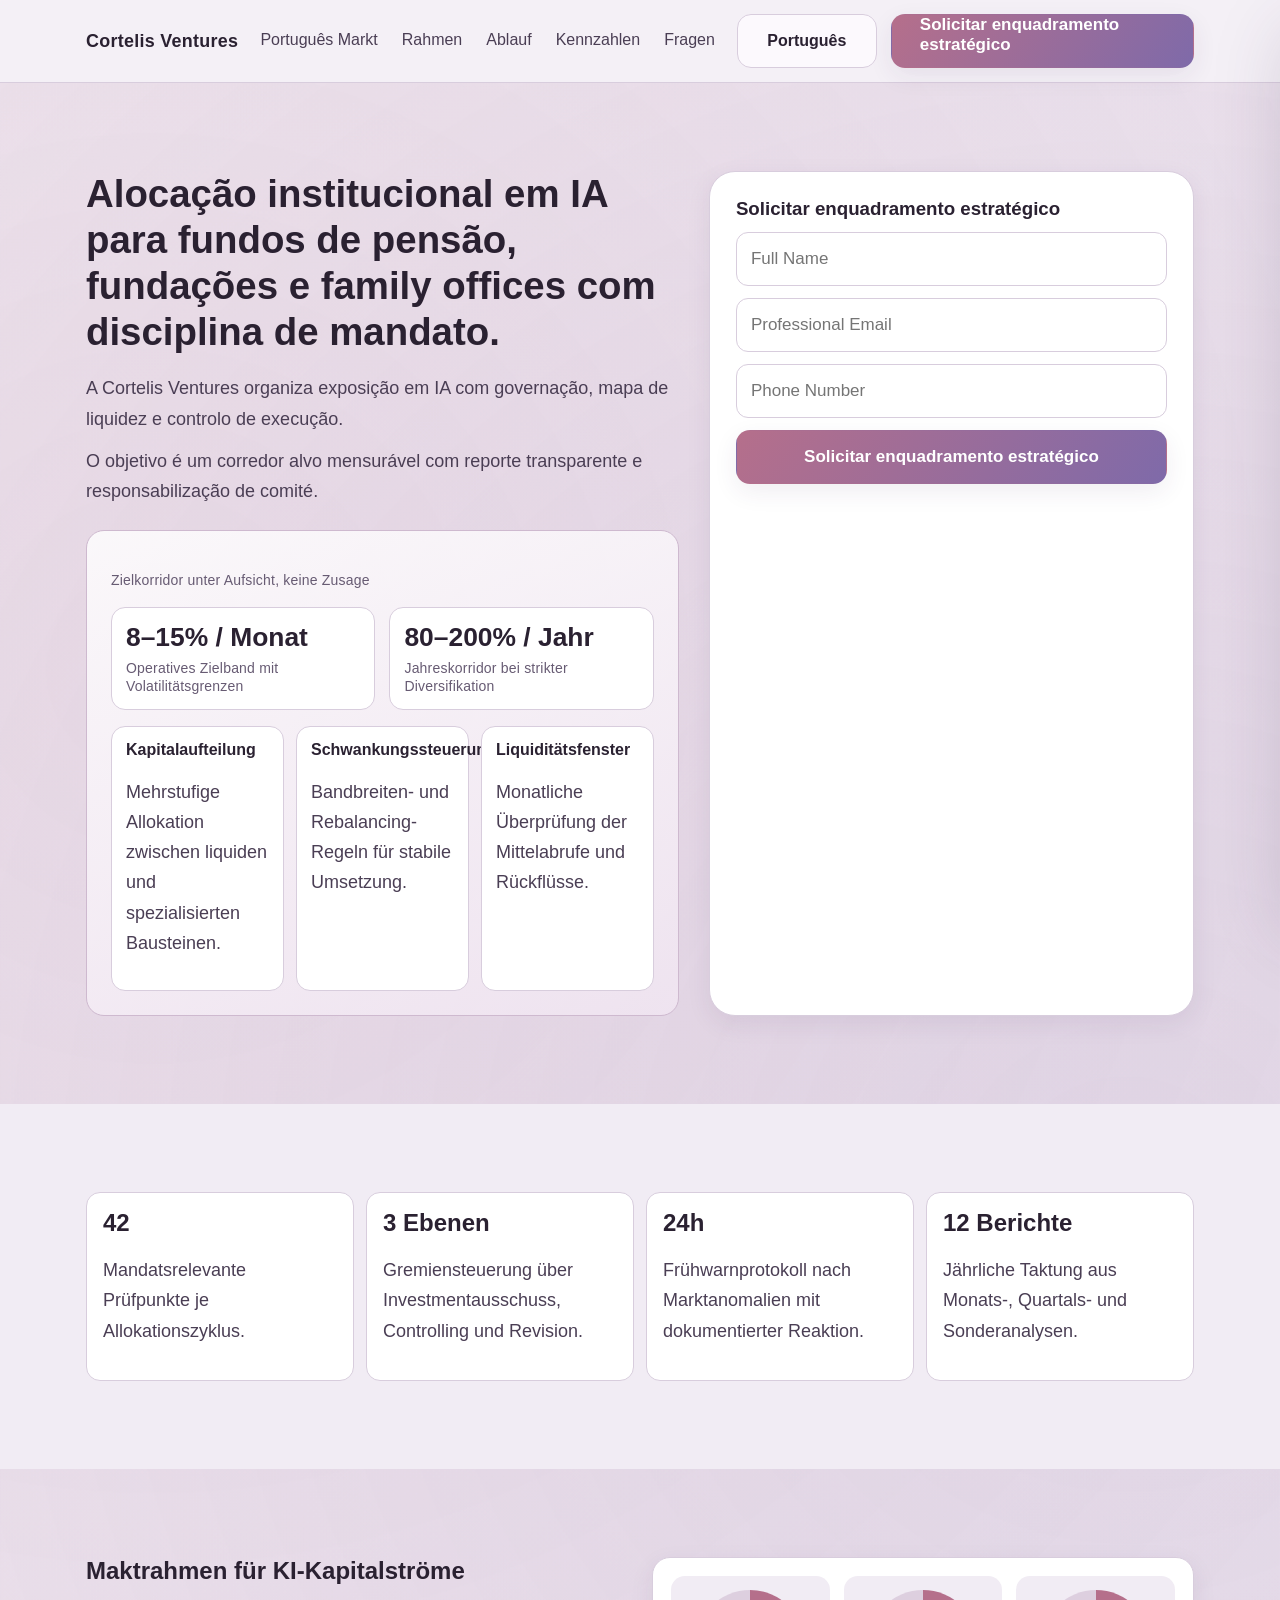
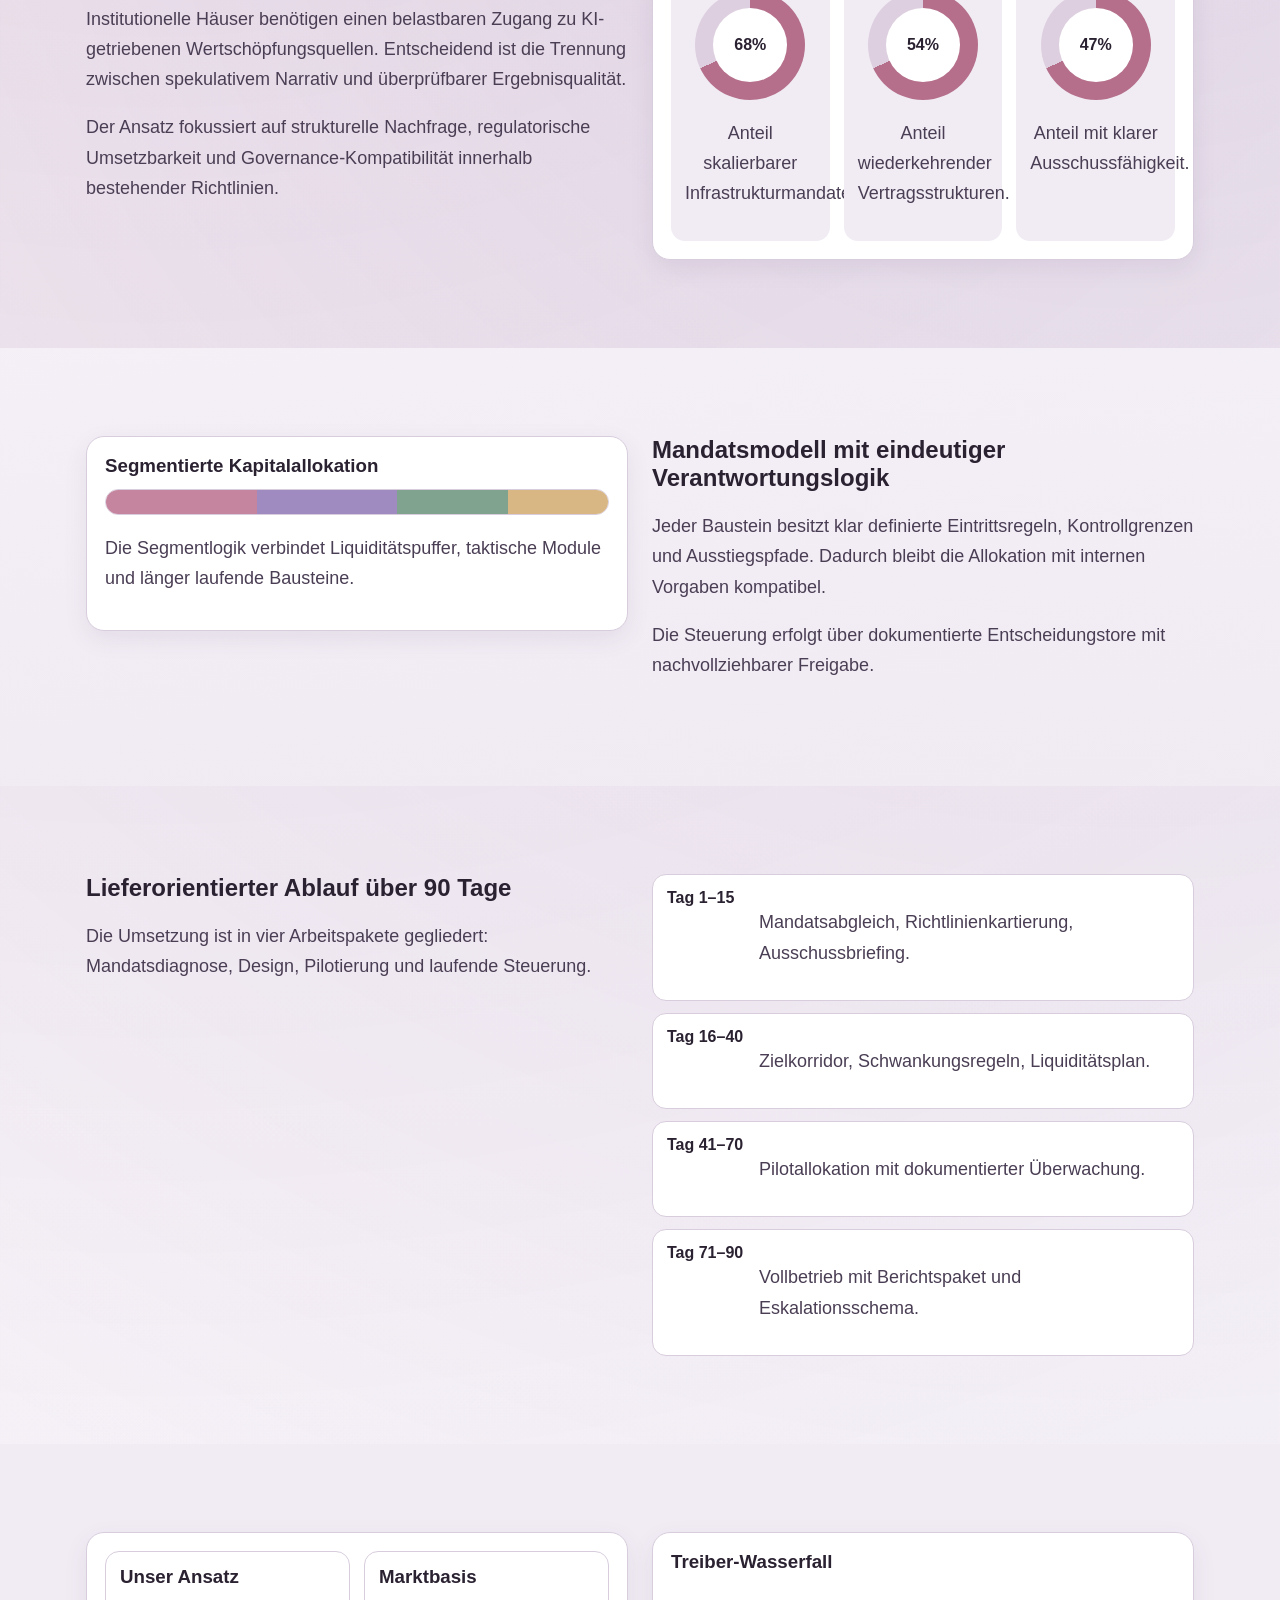
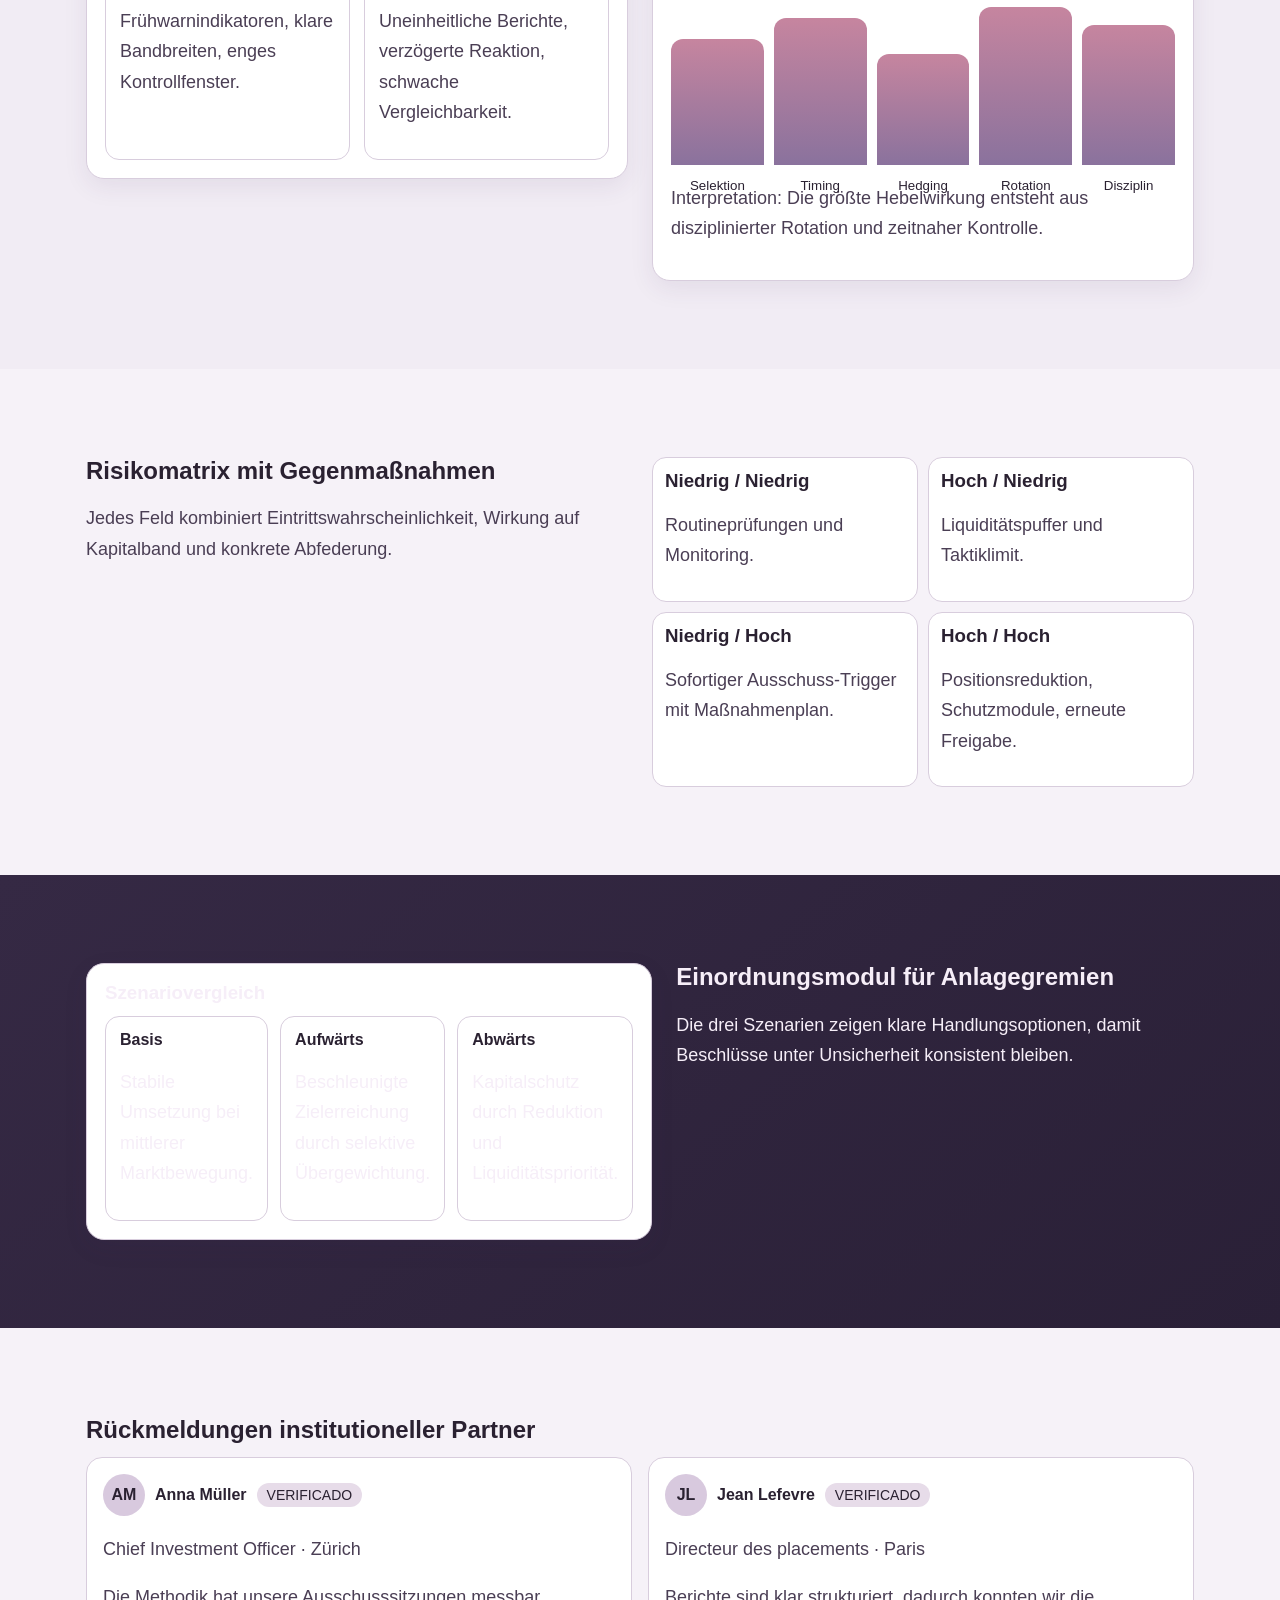
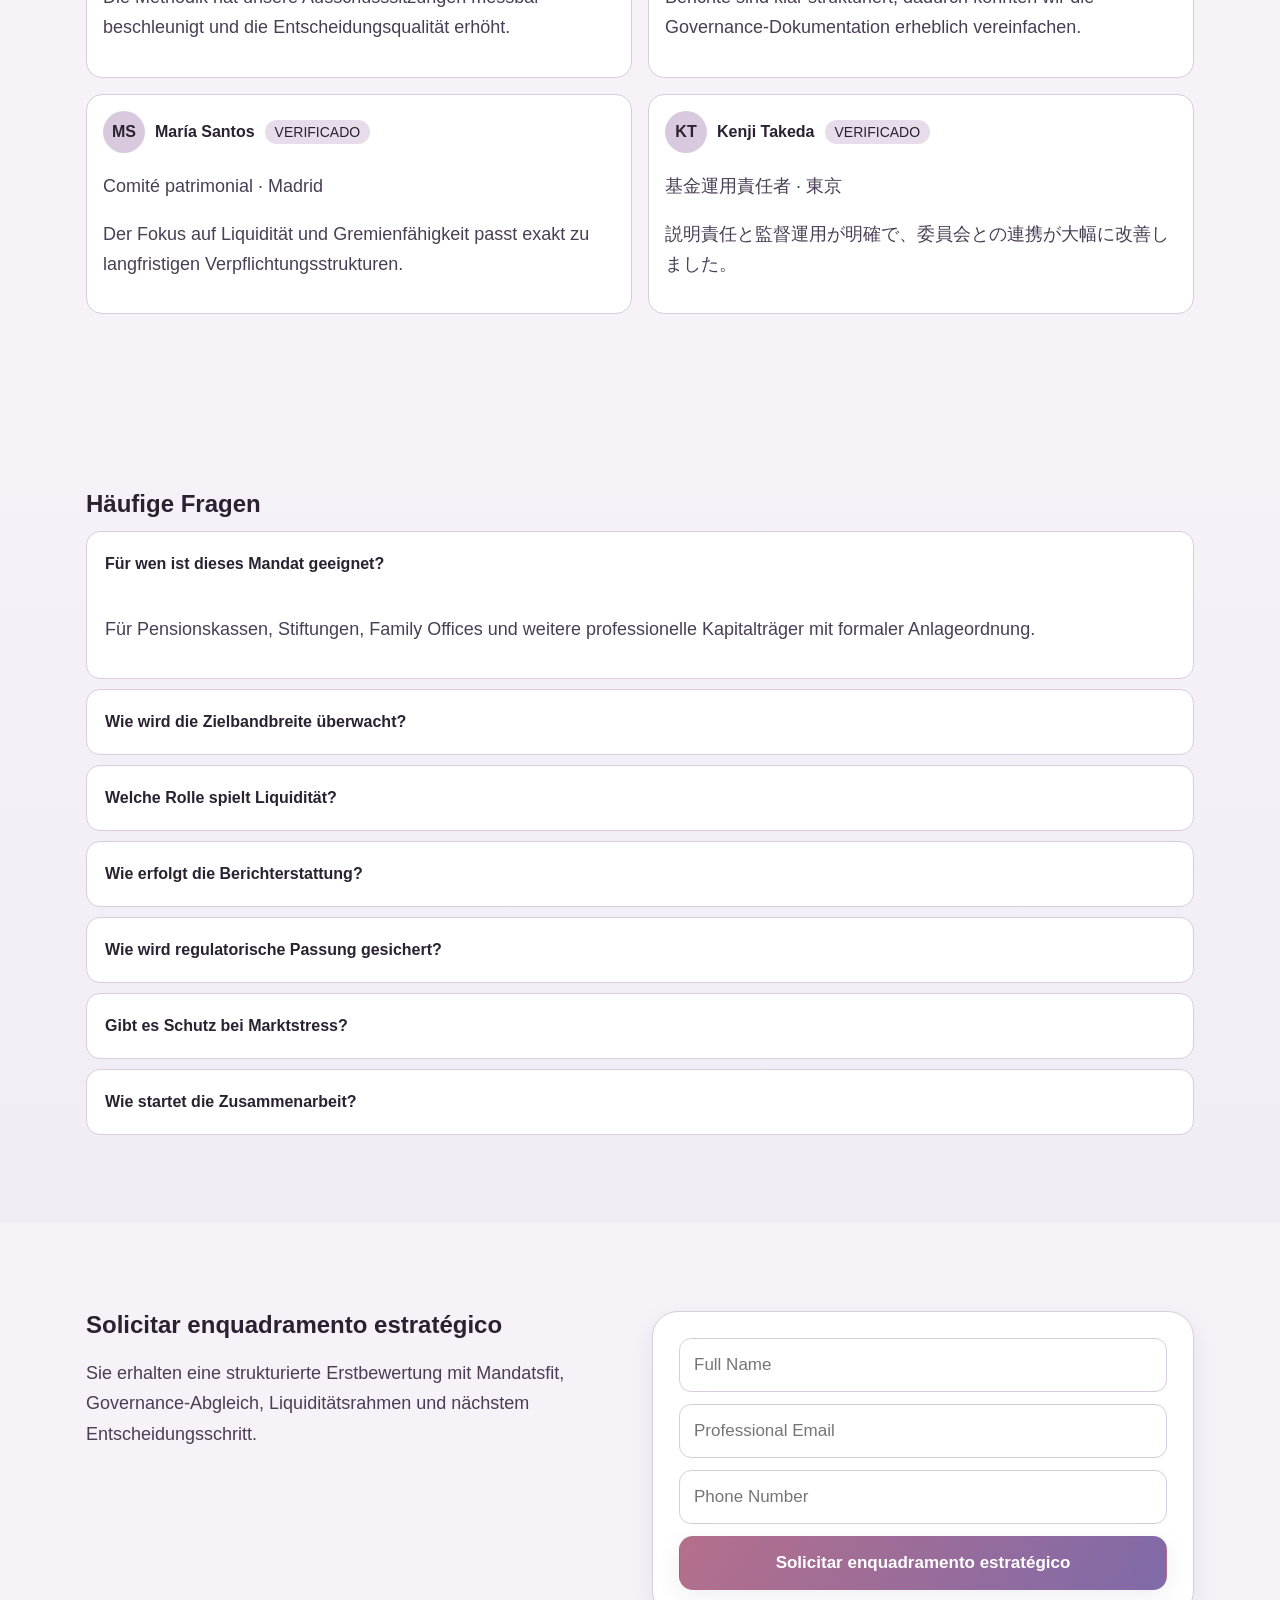
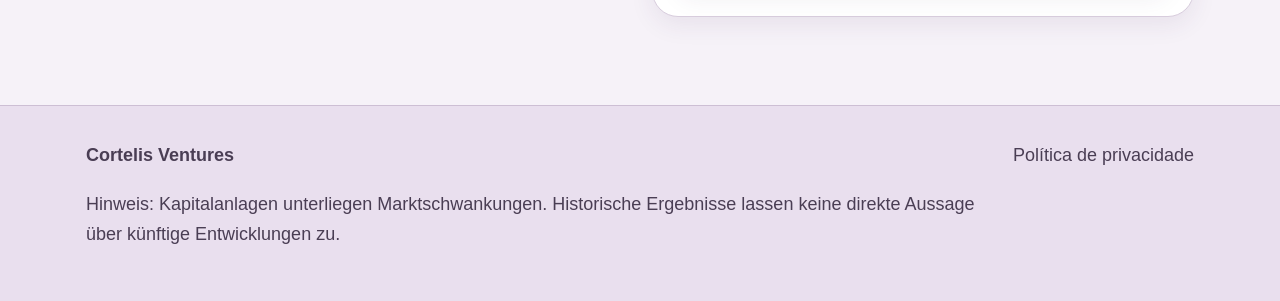
<file: pt/index.html>
<!DOCTYPE html>
<html lang="pt">
<head>
  <meta charset="UTF-8" />
  <meta name="viewport" content="width=device-width, initial-scale=1.0" />
  <title>Cortelis Ventures | Alocação institucional em IA</title>
  <meta name="description" content="A Cortelis Ventures estrutura alocação em IA orientada por governação para fundos de pensão, fundações e family offices." />
  <link rel="canonical" href="https://cortelisventures.com/pt/index.html" />
  <link rel="alternate" hreflang="en" href="https://cortelisventures.com/index.html" />
  <link rel="alternate" hreflang="de" href="https://cortelisventures.com/de/index.html" />
  <link rel="alternate" hreflang="fr" href="https://cortelisventures.com/fr/index.html" />
  <link rel="alternate" hreflang="es" href="https://cortelisventures.com/es/index.html" />
  <link rel="alternate" hreflang="it" href="https://cortelisventures.com/it/index.html" />
  <link rel="alternate" hreflang="tr" href="https://cortelisventures.com/tr/index.html" />
  <link rel="alternate" hreflang="pt" href="https://cortelisventures.com/pt/index.html" />
  <link rel="alternate" hreflang="ja" href="https://cortelisventures.com/jp/index.html" />
  <link rel="alternate" hreflang="sk" href="https://cortelisventures.com/sk/index.html" />
  <link rel="alternate" hreflang="nl-BE" href="https://cortelisventures.com/be/index.html" />
  <meta property="og:title" content="Cortelis Ventures | Alocação institucional em IA" />
  <meta property="og:description" content="A Cortelis Ventures estrutura alocação em IA orientada por governação para fundos de pensão, fundações e family offices." />
  <meta property="og:type" content="website" />
  <meta property="og:url" content="https://cortelisventures.com/pt/index.html" />
  <meta name="twitter:card" content="summary_large_image" />
  <meta name="twitter:title" content="Cortelis Ventures | Alocação institucional em IA" />
  <meta name="twitter:description" content="A Cortelis Ventures estrutura alocação em IA orientada por governação para fundos de pensão, fundações e family offices." />
  <link rel="stylesheet" href="../assets/style.css" />
</head>
<body>
<header class="site-header"><div class="container header-row"><div class="brand">Cortelis Ventures</div><nav class="nav-desktop"><a href="#market">Português Markt</a><a href="#model">Rahmen</a><a href="#process">Ablauf</a><a href="#metrics">Kennzahlen</a><a href="#faq">Fragen</a></nav><div class="header-right"><div class="lang-wrap"><button class="lang-button" aria-expanded="false">Português</button><div class="lang-menu"><a href="../index.html"><span class="flag-svg"><svg viewBox="0 0 60 36" xmlns="http://www.w3.org/2000/svg"><rect width="60" height="36" fill="#012169"/><path d="M0 0l60 36M60 0L0 36" stroke="#fff" stroke-width="8"/><path d="M0 0l60 36M60 0L0 36" stroke="#C8102E" stroke-width="4"/><path d="M30 0v36M0 18h60" stroke="#fff" stroke-width="12"/><path d="M30 0v36M0 18h60" stroke="#C8102E" stroke-width="7"/></svg></span>English</a><a href="../de/index.html"><span class="flag-svg"><svg viewBox="0 0 3 2"><rect width="3" height="2" fill="#ffce00"/><rect width="3" height="1.333" fill="#dd0000"/><rect width="3" height="0.666" fill="#000"/></svg></span>Deutsch</a><a href="../fr/index.html"><span class="flag-svg"><svg viewBox="0 0 3 2"><rect width="1" height="2" fill="#0055A4"/><rect x="1" width="1" height="2" fill="#fff"/><rect x="2" width="1" height="2" fill="#EF4135"/></svg></span>Français</a><a href="../es/index.html"><span class="flag-svg"><svg viewBox="0 0 3 2"><rect width="3" height="2" fill="#AA151B"/><rect y="0.5" width="3" height="1" fill="#F1BF00"/></svg></span>Español</a><a href="../it/index.html"><span class="flag-svg"><svg viewBox="0 0 3 2"><rect width="1" height="2" fill="#009246"/><rect x="1" width="1" height="2" fill="#fff"/><rect x="2" width="1" height="2" fill="#CE2B37"/></svg></span>Italiano</a><a href="../tr/index.html"><span class="flag-svg"><svg viewBox="0 0 3 2"><rect width="3" height="2" fill="#E30A17"/><circle cx="1.2" cy="1" r="0.5" fill="#fff"/><circle cx="1.32" cy="1" r="0.4" fill="#E30A17"/><polygon points="1.95,1 2.18,1.08 2.03,0.9 2.03,1.1 2.18,0.92" fill="#fff"/></svg></span>Türkçe</a><a href="../pt/index.html"><span class="flag-svg"><svg viewBox="0 0 3 2"><rect width="1.2" height="2" fill="#006600"/><rect x="1.2" width="1.8" height="2" fill="#ff0000"/><circle cx="1.2" cy="1" r="0.35" fill="#ffcc00"/></svg></span>Português</a><a href="../jp/index.html"><span class="flag-svg"><svg viewBox="0 0 3 2"><rect width="3" height="2" fill="#fff"/><circle cx="1.5" cy="1" r="0.48" fill="#bc002d"/></svg></span>日本語</a><a href="../sk/index.html"><span class="flag-svg"><svg viewBox="0 0 3 2"><rect width="3" height="2" fill="#ee1c25"/><rect width="3" height="1.333" fill="#0b4ea2"/><rect width="3" height="0.666" fill="#fff"/></svg></span>Slovenčina</a><a href="../be/index.html"><span class="flag-svg"><svg viewBox="0 0 3 2"><rect width="3" height="2" fill="#fae042"/><rect width="1" height="2" fill="#000"/><rect x="2" width="1" height="2" fill="#ed2939"/></svg></span>Nederlands</a></div></div><a class="btn-primary" href="#contact">Solicitar enquadramento estratégico</a><button class="burger" aria-label="menu"><span></span><span></span><span></span></button></div></div></header>
<div class="drawer-backdrop"></div><aside class="mobile-drawer"><button class="btn-secondary drawer-close">×</button><nav><a href="#market">Português Markt</a><a href="#model">Rahmen</a><a href="#process">Ablauf</a><a href="#metrics">Kennzahlen</a><a href="#faq">Fragen</a></nav><div class="lang-wrap"><button class="lang-button" aria-expanded="false">Português</button><div class="lang-menu"><a href="../index.html"><span class="flag-svg"><svg viewBox="0 0 60 36" xmlns="http://www.w3.org/2000/svg"><rect width="60" height="36" fill="#012169"/><path d="M0 0l60 36M60 0L0 36" stroke="#fff" stroke-width="8"/><path d="M0 0l60 36M60 0L0 36" stroke="#C8102E" stroke-width="4"/><path d="M30 0v36M0 18h60" stroke="#fff" stroke-width="12"/><path d="M30 0v36M0 18h60" stroke="#C8102E" stroke-width="7"/></svg></span>English</a><a href="../de/index.html"><span class="flag-svg"><svg viewBox="0 0 3 2"><rect width="3" height="2" fill="#ffce00"/><rect width="3" height="1.333" fill="#dd0000"/><rect width="3" height="0.666" fill="#000"/></svg></span>Deutsch</a><a href="../fr/index.html"><span class="flag-svg"><svg viewBox="0 0 3 2"><rect width="1" height="2" fill="#0055A4"/><rect x="1" width="1" height="2" fill="#fff"/><rect x="2" width="1" height="2" fill="#EF4135"/></svg></span>Français</a><a href="../es/index.html"><span class="flag-svg"><svg viewBox="0 0 3 2"><rect width="3" height="2" fill="#AA151B"/><rect y="0.5" width="3" height="1" fill="#F1BF00"/></svg></span>Español</a><a href="../it/index.html"><span class="flag-svg"><svg viewBox="0 0 3 2"><rect width="1" height="2" fill="#009246"/><rect x="1" width="1" height="2" fill="#fff"/><rect x="2" width="1" height="2" fill="#CE2B37"/></svg></span>Italiano</a><a href="../tr/index.html"><span class="flag-svg"><svg viewBox="0 0 3 2"><rect width="3" height="2" fill="#E30A17"/><circle cx="1.2" cy="1" r="0.5" fill="#fff"/><circle cx="1.32" cy="1" r="0.4" fill="#E30A17"/><polygon points="1.95,1 2.18,1.08 2.03,0.9 2.03,1.1 2.18,0.92" fill="#fff"/></svg></span>Türkçe</a><a href="../pt/index.html"><span class="flag-svg"><svg viewBox="0 0 3 2"><rect width="1.2" height="2" fill="#006600"/><rect x="1.2" width="1.8" height="2" fill="#ff0000"/><circle cx="1.2" cy="1" r="0.35" fill="#ffcc00"/></svg></span>Português</a><a href="../jp/index.html"><span class="flag-svg"><svg viewBox="0 0 3 2"><rect width="3" height="2" fill="#fff"/><circle cx="1.5" cy="1" r="0.48" fill="#bc002d"/></svg></span>日本語</a><a href="../sk/index.html"><span class="flag-svg"><svg viewBox="0 0 3 2"><rect width="3" height="2" fill="#ee1c25"/><rect width="3" height="1.333" fill="#0b4ea2"/><rect width="3" height="0.666" fill="#fff"/></svg></span>Slovenčina</a><a href="../be/index.html"><span class="flag-svg"><svg viewBox="0 0 3 2"><rect width="3" height="2" fill="#fae042"/><rect width="1" height="2" fill="#000"/><rect x="2" width="1" height="2" fill="#ed2939"/></svg></span>Nederlands</a></div></div><a class="btn-primary" href="#contact">Solicitar enquadramento estratégico</a></aside>
<main>
<section class="section"><div class="container hero-grid reveal"><div class="hero-copy"><h1>Alocação institucional em IA para fundos de pensão, fundações e family offices com disciplina de mandato.</h1><p class="hero-lead">A Cortelis Ventures organiza exposição em IA com governação, mapa de liquidez e controlo de execução.</p><p class="hero-lead">O objetivo é um corredor alvo mensurável com reporte transparente e responsabilização de comité.</p><div class="return-module"><p class="micro">Zielkorridor unter Aufsicht, keine Zusage</p><div class="return-kpis"><article><span class="metric-value">8–15% / Monat</span><span class="micro">Operatives Zielband mit Volatilitätsgrenzen</span></article><article><span class="metric-value">80–200% / Jahr</span><span class="micro">Jahreskorridor bei strikter Diversifikation</span></article></div><div class="summary-cards"><div class="card"><strong>Kapitalaufteilung</strong><p>Mehrstufige Allokation zwischen liquiden und spezialisierten Bausteinen.</p></div><div class="card"><strong>Schwankungssteuerung</strong><p>Bandbreiten- und Rebalancing-Regeln für stabile Umsetzung.</p></div><div class="card"><strong>Liquiditätsfenster</strong><p>Monatliche Überprüfung der Mittelabrufe und Rückflüsse.</p></div></div></div></div>
<div class="hero-form"><h3>Solicitar enquadramento estratégico</h3><form class="lead-form form-stack"><input aria-label="Full Name" placeholder="Full Name" /><input aria-label="Professional Email" placeholder="Professional Email" /><input aria-label="Phone Number" placeholder="Phone Number" /><button class="btn-primary" type="submit">Solicitar enquadramento estratégico</button><p class="form-notice" hidden>Merci. Ein Ansprechpartner meldet sich zeitnah.</p></form></div></div></section>
<section class="section section-alt"><div class="container kpi-strip reveal"><article class="kpi-item"><div class="kpi-main">42</div><p>Mandatsrelevante Prüfpunkte je Allokationszyklus.</p></article><article class="kpi-item"><div class="kpi-main">3 Ebenen</div><p>Gremiensteuerung über Investmentausschuss, Controlling und Revision.</p></article><article class="kpi-item"><div class="kpi-main">24h</div><p>Frühwarnprotokoll nach Marktanomalien mit dokumentierter Reaktion.</p></article><article class="kpi-item"><div class="kpi-main">12 Berichte</div><p>Jährliche Taktung aus Monats-, Quartals- und Sonderanalysen.</p></article></div></section>
<section id="market" class="section"><div class="container split reveal"><div><h2>Maktrahmen für KI-Kapitalströme</h2><p>Institutionelle Häuser benötigen einen belastbaren Zugang zu KI-getriebenen Wertschöpfungsquellen. Entscheidend ist die Trennung zwischen spekulativem Narrativ und überprüfbarer Ergebnisqualität.</p><p>Der Ansatz fokussiert auf strukturelle Nachfrage, regulatorische Umsetzbarkeit und Governance-Kompatibilität innerhalb bestehender Richtlinien.</p></div><div class="visual-card rings"><article class="ring"><div class="donut" data-label="68%"></div><p>Anteil skalierbarer Infrastrukturmandate.</p></article><article class="ring"><div class="donut" data-label="54%"></div><p>Anteil wiederkehrender Vertragsstrukturen.</p></article><article class="ring"><div class="donut" data-label="47%"></div><p>Anteil mit klarer Ausschussfähigkeit.</p></article></div></div></section>
<section id="model" class="section section-soft"><div class="container split reveal"><div class="visual-card"><h3>Segmentierte Kapitalallokation</h3><div class="stacked"><span class="seg-a" style="width:30%"></span><span class="seg-b" style="width:28%"></span><span class="seg-c" style="width:22%"></span><span class="seg-d" style="width:20%"></span></div><p>Die Segmentlogik verbindet Liquiditätspuffer, taktische Module und länger laufende Bausteine.</p></div><div><h2>Mandatsmodell mit eindeutiger Verantwortungslogik</h2><p>Jeder Baustein besitzt klar definierte Eintrittsregeln, Kontrollgrenzen und Ausstiegspfade. Dadurch bleibt die Allokation mit internen Vorgaben kompatibel.</p><p>Die Steuerung erfolgt über dokumentierte Entscheidungstore mit nachvollziehbarer Freigabe.</p></div></div></section>
<section id="process" class="section"><div class="container split reveal"><div><h2>Lieferorientierter Ablauf über 90 Tage</h2><p>Die Umsetzung ist in vier Arbeitspakete gegliedert: Mandatsdiagnose, Design, Pilotierung und laufende Steuerung.</p></div><div class="timeline"> <article><strong>Tag 1–15</strong><p>Mandatsabgleich, Richtlinienkartierung, Ausschussbriefing.</p></article><article><strong>Tag 16–40</strong><p>Zielkorridor, Schwankungsregeln, Liquiditätsplan.</p></article><article><strong>Tag 41–70</strong><p>Pilotallokation mit dokumentierter Überwachung.</p></article><article><strong>Tag 71–90</strong><p>Vollbetrieb mit Berichtspaket und Eskalationsschema.</p></article></div></div></section>
<section id="metrics" class="section section-alt"><div class="container split reveal"><div class="visual-card compare"><article><h3>Unser Ansatz</h3><p>Frühwarnindikatoren, klare Bandbreiten, enges Kontrollfenster.</p></article><article><h3>Marktbasis</h3><p>Uneinheitliche Berichte, verzögerte Reaktion, schwache Vergleichbarkeit.</p></article></div><div class="visual-card"><h3>Treiber-Wasserfall</h3><div class="waterfall"><div style="height:70%"><small>Selektion</small></div><div style="height:82%"><small>Timing</small></div><div style="height:62%"><small>Hedging</small></div><div style="height:88%"><small>Rotation</small></div><div style="height:78%"><small>Disziplin</small></div></div><p>Interpretation: Die größte Hebelwirkung entsteht aus disziplinierter Rotation und zeitnaher Kontrolle.</p></div></div></section>
<section class="section"><div class="container split reveal"><div><h2>Risikomatrix mit Gegenmaßnahmen</h2><p>Jedes Feld kombiniert Eintrittswahrscheinlichkeit, Wirkung auf Kapitalband und konkrete Abfederung.</p></div><div class="matrix"><article><h3>Niedrig / Niedrig</h3><p>Routineprüfungen und Monitoring.</p></article><article><h3>Hoch / Niedrig</h3><p>Liquiditätspuffer und Taktiklimit.</p></article><article><h3>Niedrig / Hoch</h3><p>Sofortiger Ausschuss-Trigger mit Maßnahmenplan.</p></article><article><h3>Hoch / Hoch</h3><p>Positionsreduktion, Schutzmodule, erneute Freigabe.</p></article></div></div></section>
<section class="section section-dark"><div class="container split reveal"><div class="visual-card"><h3>Szenariovergleich</h3><div class="scenario"><article><strong>Basis</strong><p>Stabile Umsetzung bei mittlerer Marktbewegung.</p></article><article><strong>Aufwärts</strong><p>Beschleunigte Zielerreichung durch selektive Übergewichtung.</p></article><article><strong>Abwärts</strong><p>Kapitalschutz durch Reduktion und Liquiditätspriorität.</p></article></div></div><div><h2>Einordnungsmodul für Anlagegremien</h2><p>Die drei Szenarien zeigen klare Handlungsoptionen, damit Beschlüsse unter Unsicherheit konsistent bleiben.</p></div></div></section>
<section class="section"><div class="container reveal"><h2>Rückmeldungen institutioneller Partner</h2><div class="reviews"><article class="review-card"><div class="review-head"><div class="avatar">AM</div><strong>Anna Müller</strong><span class="badge">VERIFICADO</span></div><p>Chief Investment Officer · Zürich</p><p>Die Methodik hat unsere Ausschusssitzungen messbar beschleunigt und die Entscheidungsqualität erhöht.</p></article><article class="review-card"><div class="review-head"><div class="avatar">JL</div><strong>Jean Lefevre</strong><span class="badge">VERIFICADO</span></div><p>Directeur des placements · Paris</p><p>Berichte sind klar strukturiert, dadurch konnten wir die Governance-Dokumentation erheblich vereinfachen.</p></article><article class="review-card"><div class="review-head"><div class="avatar">MS</div><strong>María Santos</strong><span class="badge">VERIFICADO</span></div><p>Comité patrimonial · Madrid</p><p>Der Fokus auf Liquidität und Gremienfähigkeit passt exakt zu langfristigen Verpflichtungsstrukturen.</p></article><article class="review-card"><div class="review-head"><div class="avatar">KT</div><strong>Kenji Takeda</strong><span class="badge">VERIFICADO</span></div><p>基金運用責任者 · 東京</p><p>説明責任と監督運用が明確で、委員会との連携が大幅に改善しました。</p></article></div></div></section>
<section id="faq" class="section section-soft"><div class="container reveal"><h2>Häufige Fragen</h2><div class="faq-list"><article class="faq-item open"><button class="faq-q" aria-expanded="true">Für wen ist dieses Mandat geeignet?</button><div class="faq-answer"><p>Für Pensionskassen, Stiftungen, Family Offices und weitere professionelle Kapitalträger mit formaler Anlageordnung.</p></div></article><article class="faq-item "><button class="faq-q" aria-expanded="false">Wie wird die Zielbandbreite überwacht?</button><div class="faq-answer"><p>Über tägliche Indikatoren, Monatsberichte und klar definierte Ausschuss-Schwellenwerte.</p></div></article><article class="faq-item "><button class="faq-q" aria-expanded="false">Welche Rolle spielt Liquidität?</button><div class="faq-answer"><p>Liquidität ist ein eigenständiger Steuerungsblock mit festen Puffern und Zugriffsregeln.</p></div></article><article class="faq-item "><button class="faq-q" aria-expanded="false">Wie erfolgt die Berichterstattung?</button><div class="faq-answer"><p>Monatliche Kurzberichte, quartalsweise Tiefenanalyse und Sonderberichte bei Abweichungen.</p></div></article><article class="faq-item "><button class="faq-q" aria-expanded="false">Wie wird regulatorische Passung gesichert?</button><div class="faq-answer"><p>Jeder Schritt wird gegen interne Vorgaben und externe Rahmenbedingungen gespiegelt.</p></div></article><article class="faq-item "><button class="faq-q" aria-expanded="false">Gibt es Schutz bei Marktstress?</button><div class="faq-answer"><p>Ja, über Positionskorridore, Reduktionsprotokolle und priorisierte Sicherungsmodule.</p></div></article><article class="faq-item "><button class="faq-q" aria-expanded="false">Wie startet die Zusammenarbeit?</button><div class="faq-answer"><p>Mit einem strukturierten Briefing, Mandatsdiagnose und abgestimmtem Umsetzungsfahrplan.</p></div></article></div></div></section>
<section id="contact" class="section"><div class="container split reveal"><div><h2>Solicitar enquadramento estratégico</h2><p>Sie erhalten eine strukturierte Erstbewertung mit Mandatsfit, Governance-Abgleich, Liquiditätsrahmen und nächstem Entscheidungsschritt.</p></div><div class="final-form"><form class="lead-form form-stack"><input aria-label="Full Name" placeholder="Full Name" /><input aria-label="Professional Email" placeholder="Professional Email" /><input aria-label="Phone Number" placeholder="Phone Number" /><button class="btn-primary" type="submit">Solicitar enquadramento estratégico</button><p class="form-notice" hidden>Danke. Rückmeldung erfolgt kurzfristig.</p></form></div></div></section>
</main>
<footer><div class="container footer-row"><div><strong>Cortelis Ventures</strong><p>Hinweis: Kapitalanlagen unterliegen Marktschwankungen. Historische Ergebnisse lassen keine direkte Aussage über künftige Entwicklungen zu.</p></div><div><a href="#" data-policy-open>Política de privacidade</a></div></div></footer>
<div class="policy-modal" aria-hidden="true"><div class="policy-panel"><div class="policy-head"><h3>Política de privacidade</h3><button class="icon-close" data-policy-close aria-label="x">✕</button></div><div class="policy-content"><h4>Einleitung</h4><p>Dieses Dokument erläutert den Umgang mit personenbezogenen Angaben im Rahmen von Kontaktanfragen und Mandatsgesprächen.</p><h4>Datenerhebung</h4><p>Erfasst werden Name, geschäftliche E-Mail-Adresse und Telefonnummer aus Formularfeldern.</p><h4>Rechtsgrundlage</h4><p>Die Verarbeitung erfolgt zur Vorbereitung vorvertraglicher Schritte und zur legitimen geschäftlichen Kommunikation.</p><h4>Cookies</h4><p>Es werden nur technisch notwendige Cookies eingesetzt, um Funktionalität und Sicherheit zu gewährleisten.</p><h4>Speicherdauer</h4><p>Angaben bleiben nur solange erhalten, wie dies für Kommunikation, Nachweis und rechtliche Pflichten erforderlich ist.</p><h4>Drittweitergabe</h4><p>Eine Weitergabe erfolgt ausschließlich an sorgfältig ausgewählte Dienstleister mit vertraglicher Schutzbindung.</p><h4>Sicherheit</h4><p>Technische und organisatorische Maßnahmen schützen vor unbefugtem Zugriff, Verlust und missbräuchlicher Nutzung.</p><h4>Rechte der betroffenen Personen</h4><p>Auskunft, Berichtigung, Einschränkung, Löschung und Widerspruch können jederzeit über die Kontaktstelle geltend gemacht werden.</p><h4>Internationale Übermittlungen</h4><p>Grenzüberschreitende Verarbeitung erfolgt nur bei geeigneten Schutzgarantien und dokumentierten Transfermechanismen.</p><h4>Branchenspezifischer Risikohinweis</h4><p>Kapitalmärkte weisen Unsicherheit auf. Zielkorridore dienen der Steuerung und stellen keine feste Zusage dar.</p><h4>Kontakt</h4><p>E-Mail: governance@cortelisventures.com · Telefon: +32 2 555 0142</p></div><div class="policy-footer"><button class="btn-secondary" data-policy-close>Fechar</button></div></div></div>
<script type="application/ld+json">{"@context":"https://schema.org","@type":"Organization","name":"Cortelis Ventures","url":"https://cortelisventures.com"}</script>
<script type="application/ld+json">{"@context":"https://schema.org","@type":"WebSite","name":"Cortelis Ventures","url":"https://cortelisventures.com/pt/index.html"}</script>
<script type="application/ld+json">{"@context":"https://schema.org","@type":"FAQPage","mainEntity":[{"@type":"Question","name":"Mandatsfrage","acceptedAnswer":{"@type":"Answer","text":"Ein strukturierter Einstieg mit Governance-Abgleich."}}]}</script>
<script type="application/ld+json">{"@context":"https://schema.org","@type":"Review","author":{"@type":"Person","name":"Anna Müller"},"reviewBody":"Klare Struktur und belastbare Gremienfähigkeit."}</script>
<script src="../assets/app.js" defer></script>
</body></html>
</file>
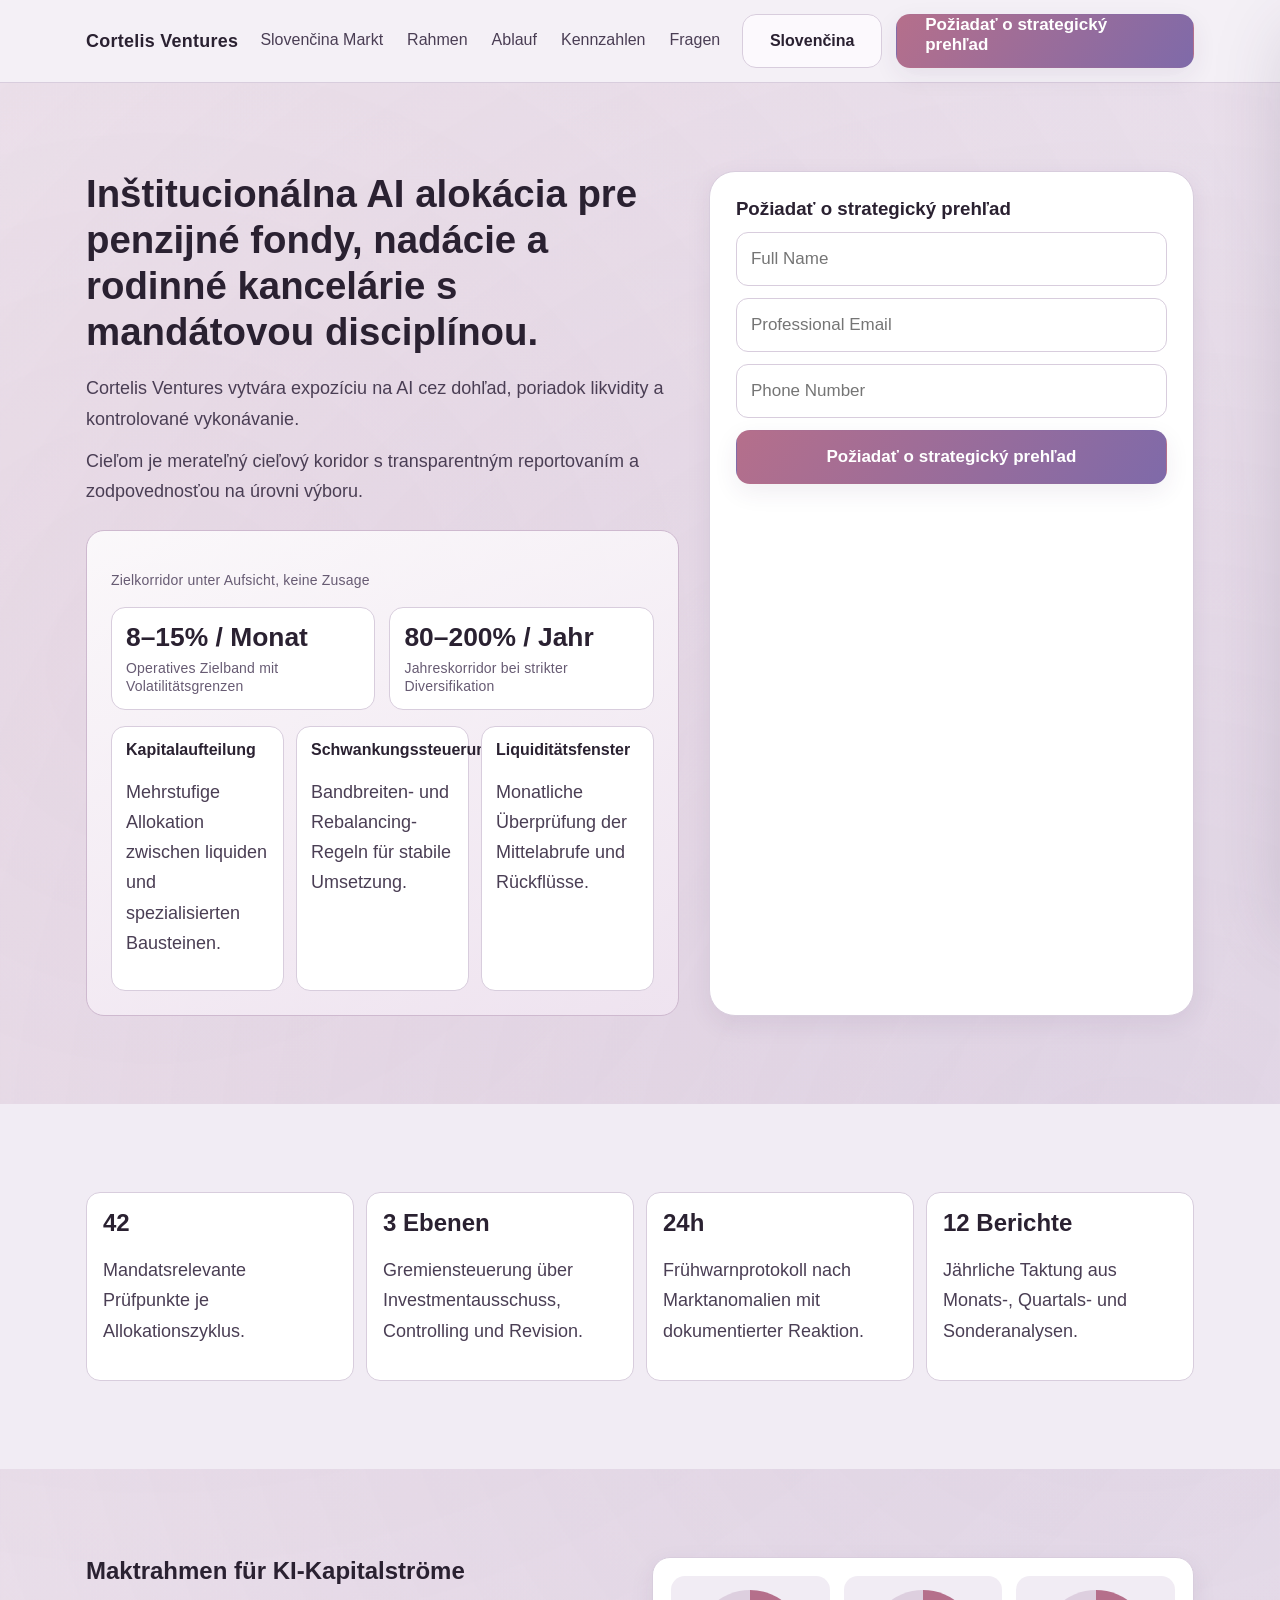
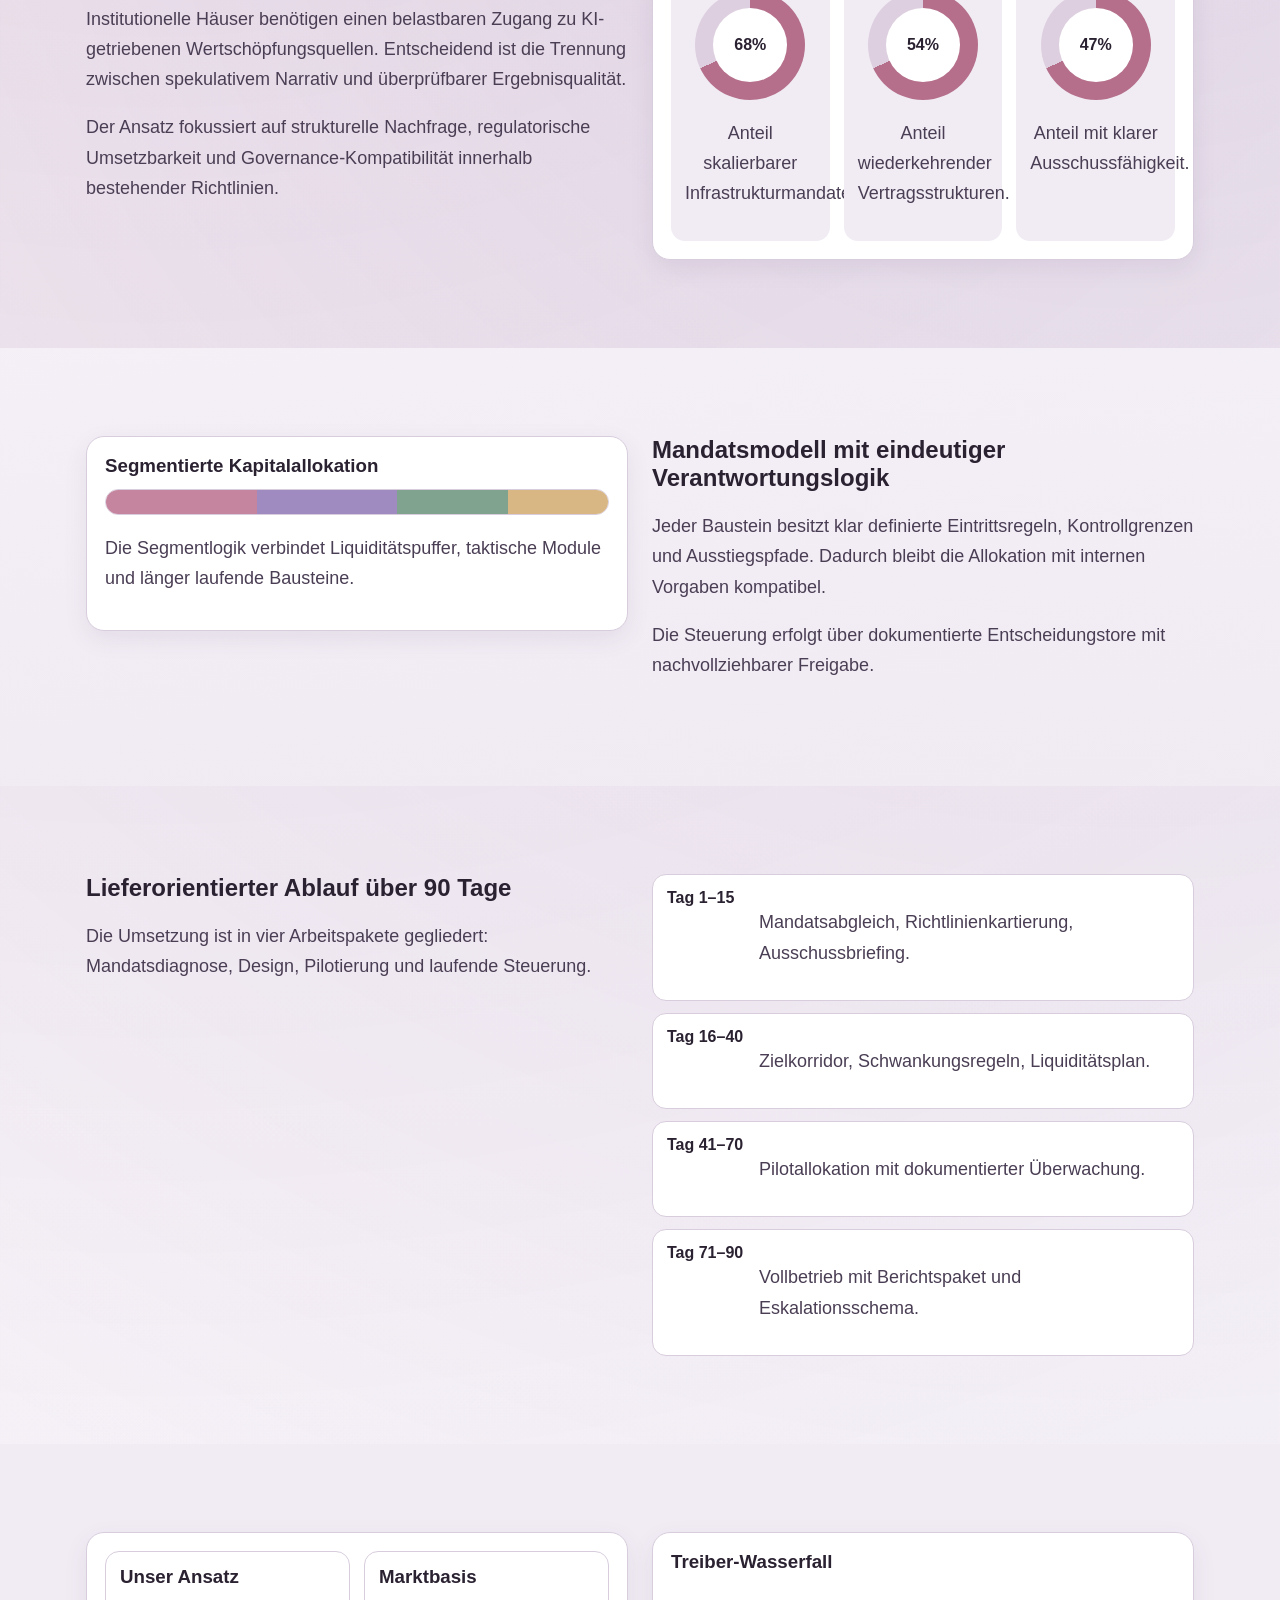
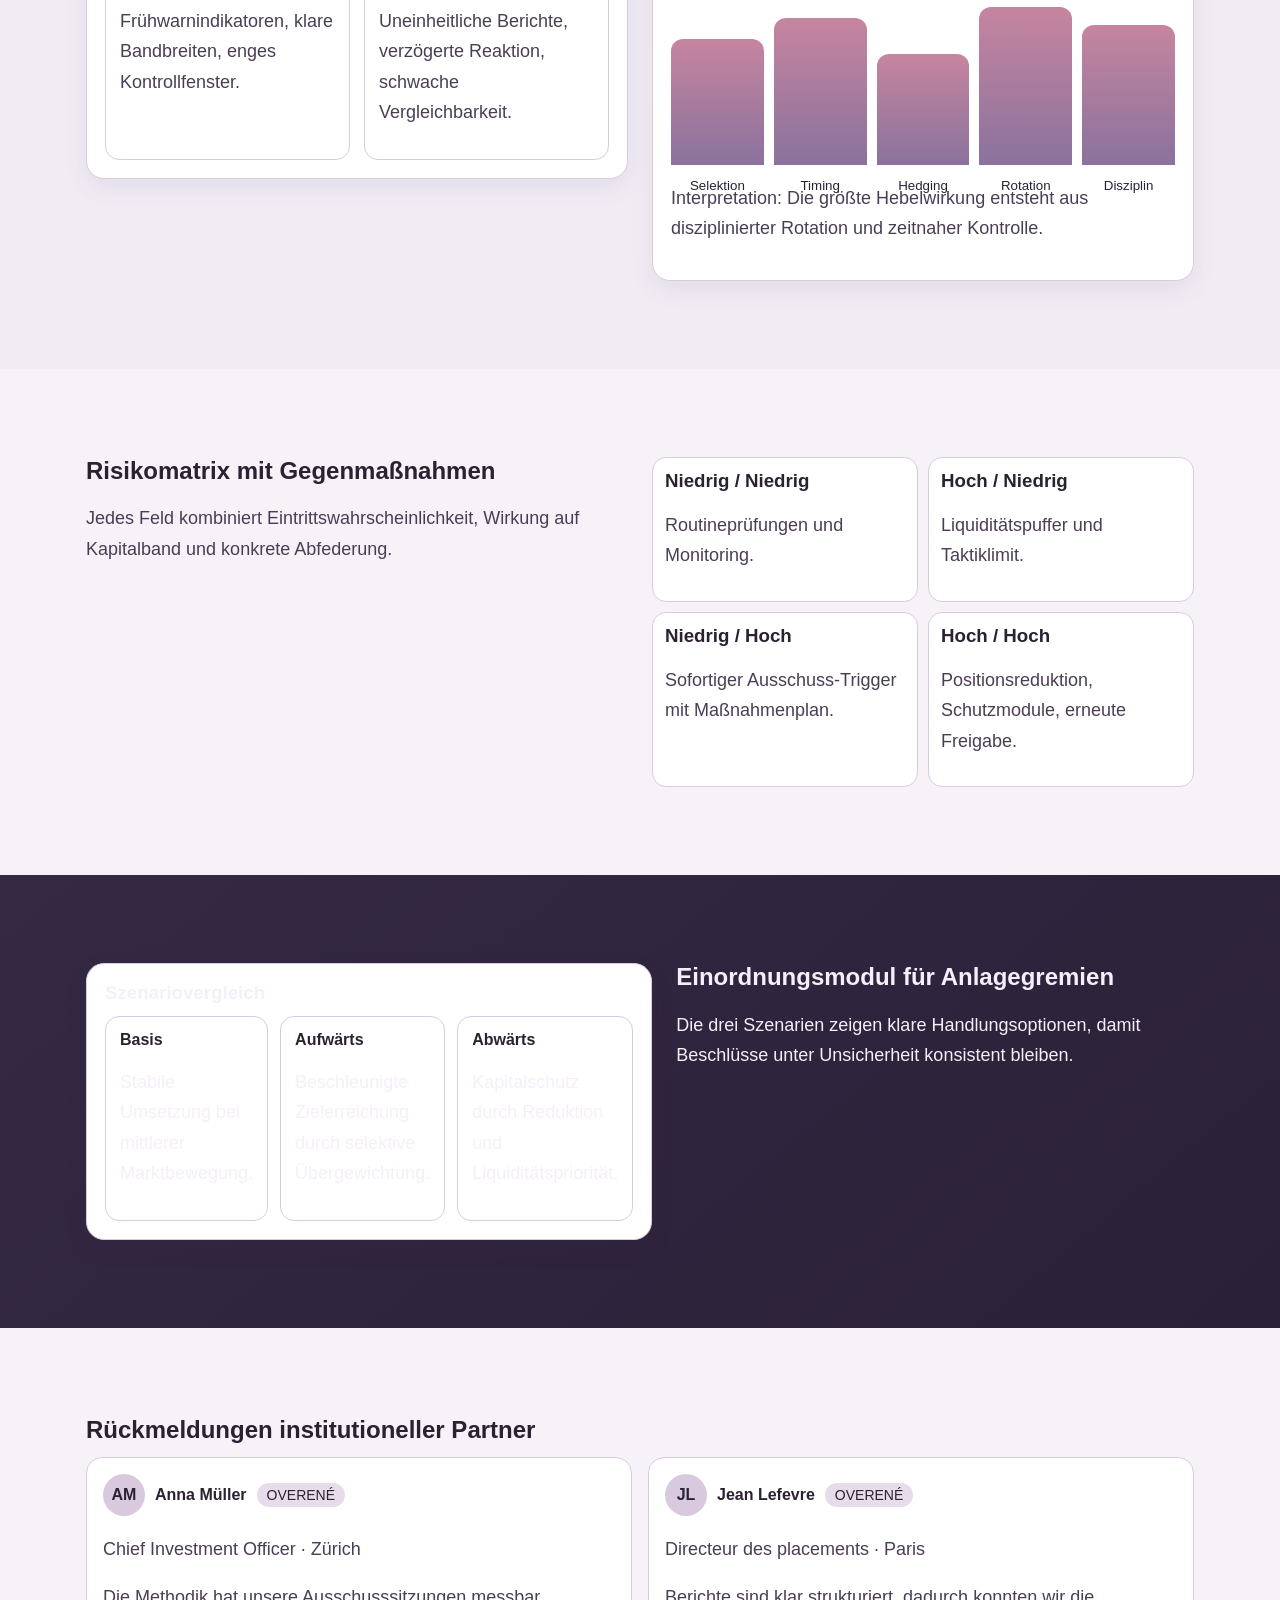
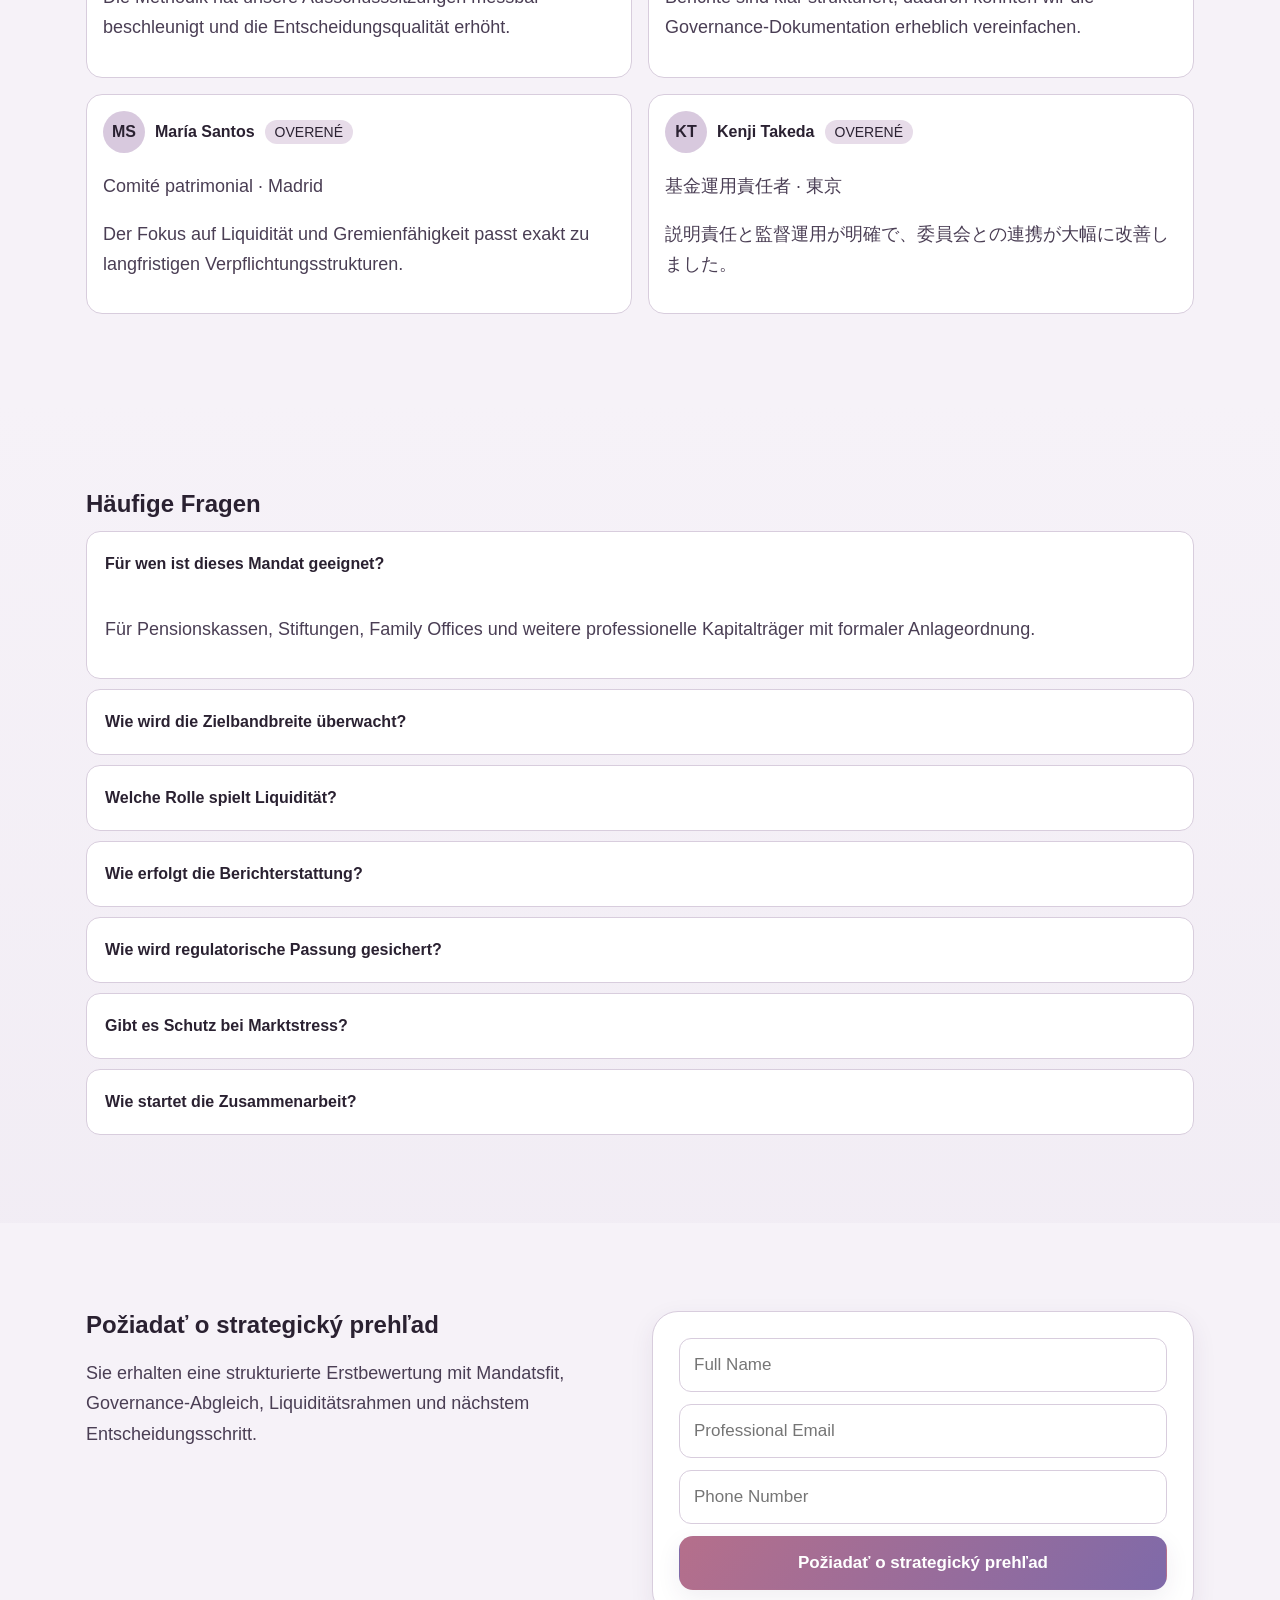
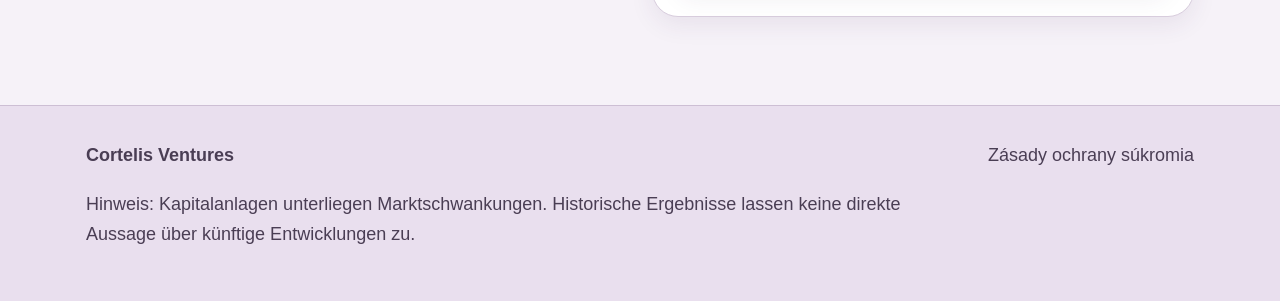
<file: sk/index.html>
<!DOCTYPE html>
<html lang="sk">
<head>
  <meta charset="UTF-8" />
  <meta name="viewport" content="width=device-width, initial-scale=1.0" />
  <title>Cortelis Ventures | Inštitucionálna AI alokácia</title>
  <meta name="description" content="Cortelis Ventures pripravuje governance orientovanú AI alokáciu pre penzijné fondy, nadácie a rodinné kancelárie." />
  <link rel="canonical" href="https://cortelisventures.com/sk/index.html" />
  <link rel="alternate" hreflang="en" href="https://cortelisventures.com/index.html" />
  <link rel="alternate" hreflang="de" href="https://cortelisventures.com/de/index.html" />
  <link rel="alternate" hreflang="fr" href="https://cortelisventures.com/fr/index.html" />
  <link rel="alternate" hreflang="es" href="https://cortelisventures.com/es/index.html" />
  <link rel="alternate" hreflang="it" href="https://cortelisventures.com/it/index.html" />
  <link rel="alternate" hreflang="tr" href="https://cortelisventures.com/tr/index.html" />
  <link rel="alternate" hreflang="pt" href="https://cortelisventures.com/pt/index.html" />
  <link rel="alternate" hreflang="ja" href="https://cortelisventures.com/jp/index.html" />
  <link rel="alternate" hreflang="sk" href="https://cortelisventures.com/sk/index.html" />
  <link rel="alternate" hreflang="nl-BE" href="https://cortelisventures.com/be/index.html" />
  <meta property="og:title" content="Cortelis Ventures | Inštitucionálna AI alokácia" />
  <meta property="og:description" content="Cortelis Ventures pripravuje governance orientovanú AI alokáciu pre penzijné fondy, nadácie a rodinné kancelárie." />
  <meta property="og:type" content="website" />
  <meta property="og:url" content="https://cortelisventures.com/sk/index.html" />
  <meta name="twitter:card" content="summary_large_image" />
  <meta name="twitter:title" content="Cortelis Ventures | Inštitucionálna AI alokácia" />
  <meta name="twitter:description" content="Cortelis Ventures pripravuje governance orientovanú AI alokáciu pre penzijné fondy, nadácie a rodinné kancelárie." />
  <link rel="stylesheet" href="../assets/style.css" />
</head>
<body>
<header class="site-header"><div class="container header-row"><div class="brand">Cortelis Ventures</div><nav class="nav-desktop"><a href="#market">Slovenčina Markt</a><a href="#model">Rahmen</a><a href="#process">Ablauf</a><a href="#metrics">Kennzahlen</a><a href="#faq">Fragen</a></nav><div class="header-right"><div class="lang-wrap"><button class="lang-button" aria-expanded="false">Slovenčina</button><div class="lang-menu"><a href="../index.html"><span class="flag-svg"><svg viewBox="0 0 60 36" xmlns="http://www.w3.org/2000/svg"><rect width="60" height="36" fill="#012169"/><path d="M0 0l60 36M60 0L0 36" stroke="#fff" stroke-width="8"/><path d="M0 0l60 36M60 0L0 36" stroke="#C8102E" stroke-width="4"/><path d="M30 0v36M0 18h60" stroke="#fff" stroke-width="12"/><path d="M30 0v36M0 18h60" stroke="#C8102E" stroke-width="7"/></svg></span>English</a><a href="../de/index.html"><span class="flag-svg"><svg viewBox="0 0 3 2"><rect width="3" height="2" fill="#ffce00"/><rect width="3" height="1.333" fill="#dd0000"/><rect width="3" height="0.666" fill="#000"/></svg></span>Deutsch</a><a href="../fr/index.html"><span class="flag-svg"><svg viewBox="0 0 3 2"><rect width="1" height="2" fill="#0055A4"/><rect x="1" width="1" height="2" fill="#fff"/><rect x="2" width="1" height="2" fill="#EF4135"/></svg></span>Français</a><a href="../es/index.html"><span class="flag-svg"><svg viewBox="0 0 3 2"><rect width="3" height="2" fill="#AA151B"/><rect y="0.5" width="3" height="1" fill="#F1BF00"/></svg></span>Español</a><a href="../it/index.html"><span class="flag-svg"><svg viewBox="0 0 3 2"><rect width="1" height="2" fill="#009246"/><rect x="1" width="1" height="2" fill="#fff"/><rect x="2" width="1" height="2" fill="#CE2B37"/></svg></span>Italiano</a><a href="../tr/index.html"><span class="flag-svg"><svg viewBox="0 0 3 2"><rect width="3" height="2" fill="#E30A17"/><circle cx="1.2" cy="1" r="0.5" fill="#fff"/><circle cx="1.32" cy="1" r="0.4" fill="#E30A17"/><polygon points="1.95,1 2.18,1.08 2.03,0.9 2.03,1.1 2.18,0.92" fill="#fff"/></svg></span>Türkçe</a><a href="../pt/index.html"><span class="flag-svg"><svg viewBox="0 0 3 2"><rect width="1.2" height="2" fill="#006600"/><rect x="1.2" width="1.8" height="2" fill="#ff0000"/><circle cx="1.2" cy="1" r="0.35" fill="#ffcc00"/></svg></span>Português</a><a href="../jp/index.html"><span class="flag-svg"><svg viewBox="0 0 3 2"><rect width="3" height="2" fill="#fff"/><circle cx="1.5" cy="1" r="0.48" fill="#bc002d"/></svg></span>日本語</a><a href="../sk/index.html"><span class="flag-svg"><svg viewBox="0 0 3 2"><rect width="3" height="2" fill="#ee1c25"/><rect width="3" height="1.333" fill="#0b4ea2"/><rect width="3" height="0.666" fill="#fff"/></svg></span>Slovenčina</a><a href="../be/index.html"><span class="flag-svg"><svg viewBox="0 0 3 2"><rect width="3" height="2" fill="#fae042"/><rect width="1" height="2" fill="#000"/><rect x="2" width="1" height="2" fill="#ed2939"/></svg></span>Nederlands</a></div></div><a class="btn-primary" href="#contact">Požiadať o strategický prehľad</a><button class="burger" aria-label="menu"><span></span><span></span><span></span></button></div></div></header>
<div class="drawer-backdrop"></div><aside class="mobile-drawer"><button class="btn-secondary drawer-close">×</button><nav><a href="#market">Slovenčina Markt</a><a href="#model">Rahmen</a><a href="#process">Ablauf</a><a href="#metrics">Kennzahlen</a><a href="#faq">Fragen</a></nav><div class="lang-wrap"><button class="lang-button" aria-expanded="false">Slovenčina</button><div class="lang-menu"><a href="../index.html"><span class="flag-svg"><svg viewBox="0 0 60 36" xmlns="http://www.w3.org/2000/svg"><rect width="60" height="36" fill="#012169"/><path d="M0 0l60 36M60 0L0 36" stroke="#fff" stroke-width="8"/><path d="M0 0l60 36M60 0L0 36" stroke="#C8102E" stroke-width="4"/><path d="M30 0v36M0 18h60" stroke="#fff" stroke-width="12"/><path d="M30 0v36M0 18h60" stroke="#C8102E" stroke-width="7"/></svg></span>English</a><a href="../de/index.html"><span class="flag-svg"><svg viewBox="0 0 3 2"><rect width="3" height="2" fill="#ffce00"/><rect width="3" height="1.333" fill="#dd0000"/><rect width="3" height="0.666" fill="#000"/></svg></span>Deutsch</a><a href="../fr/index.html"><span class="flag-svg"><svg viewBox="0 0 3 2"><rect width="1" height="2" fill="#0055A4"/><rect x="1" width="1" height="2" fill="#fff"/><rect x="2" width="1" height="2" fill="#EF4135"/></svg></span>Français</a><a href="../es/index.html"><span class="flag-svg"><svg viewBox="0 0 3 2"><rect width="3" height="2" fill="#AA151B"/><rect y="0.5" width="3" height="1" fill="#F1BF00"/></svg></span>Español</a><a href="../it/index.html"><span class="flag-svg"><svg viewBox="0 0 3 2"><rect width="1" height="2" fill="#009246"/><rect x="1" width="1" height="2" fill="#fff"/><rect x="2" width="1" height="2" fill="#CE2B37"/></svg></span>Italiano</a><a href="../tr/index.html"><span class="flag-svg"><svg viewBox="0 0 3 2"><rect width="3" height="2" fill="#E30A17"/><circle cx="1.2" cy="1" r="0.5" fill="#fff"/><circle cx="1.32" cy="1" r="0.4" fill="#E30A17"/><polygon points="1.95,1 2.18,1.08 2.03,0.9 2.03,1.1 2.18,0.92" fill="#fff"/></svg></span>Türkçe</a><a href="../pt/index.html"><span class="flag-svg"><svg viewBox="0 0 3 2"><rect width="1.2" height="2" fill="#006600"/><rect x="1.2" width="1.8" height="2" fill="#ff0000"/><circle cx="1.2" cy="1" r="0.35" fill="#ffcc00"/></svg></span>Português</a><a href="../jp/index.html"><span class="flag-svg"><svg viewBox="0 0 3 2"><rect width="3" height="2" fill="#fff"/><circle cx="1.5" cy="1" r="0.48" fill="#bc002d"/></svg></span>日本語</a><a href="../sk/index.html"><span class="flag-svg"><svg viewBox="0 0 3 2"><rect width="3" height="2" fill="#ee1c25"/><rect width="3" height="1.333" fill="#0b4ea2"/><rect width="3" height="0.666" fill="#fff"/></svg></span>Slovenčina</a><a href="../be/index.html"><span class="flag-svg"><svg viewBox="0 0 3 2"><rect width="3" height="2" fill="#fae042"/><rect width="1" height="2" fill="#000"/><rect x="2" width="1" height="2" fill="#ed2939"/></svg></span>Nederlands</a></div></div><a class="btn-primary" href="#contact">Požiadať o strategický prehľad</a></aside>
<main>
<section class="section"><div class="container hero-grid reveal"><div class="hero-copy"><h1>Inštitucionálna AI alokácia pre penzijné fondy, nadácie a rodinné kancelárie s mandátovou disciplínou.</h1><p class="hero-lead">Cortelis Ventures vytvára expozíciu na AI cez dohľad, poriadok likvidity a kontrolované vykonávanie.</p><p class="hero-lead">Cieľom je merateľný cieľový koridor s transparentným reportovaním a zodpovednosťou na úrovni výboru.</p><div class="return-module"><p class="micro">Zielkorridor unter Aufsicht, keine Zusage</p><div class="return-kpis"><article><span class="metric-value">8–15% / Monat</span><span class="micro">Operatives Zielband mit Volatilitätsgrenzen</span></article><article><span class="metric-value">80–200% / Jahr</span><span class="micro">Jahreskorridor bei strikter Diversifikation</span></article></div><div class="summary-cards"><div class="card"><strong>Kapitalaufteilung</strong><p>Mehrstufige Allokation zwischen liquiden und spezialisierten Bausteinen.</p></div><div class="card"><strong>Schwankungssteuerung</strong><p>Bandbreiten- und Rebalancing-Regeln für stabile Umsetzung.</p></div><div class="card"><strong>Liquiditätsfenster</strong><p>Monatliche Überprüfung der Mittelabrufe und Rückflüsse.</p></div></div></div></div>
<div class="hero-form"><h3>Požiadať o strategický prehľad</h3><form class="lead-form form-stack"><input aria-label="Full Name" placeholder="Full Name" /><input aria-label="Professional Email" placeholder="Professional Email" /><input aria-label="Phone Number" placeholder="Phone Number" /><button class="btn-primary" type="submit">Požiadať o strategický prehľad</button><p class="form-notice" hidden>Merci. Ein Ansprechpartner meldet sich zeitnah.</p></form></div></div></section>
<section class="section section-alt"><div class="container kpi-strip reveal"><article class="kpi-item"><div class="kpi-main">42</div><p>Mandatsrelevante Prüfpunkte je Allokationszyklus.</p></article><article class="kpi-item"><div class="kpi-main">3 Ebenen</div><p>Gremiensteuerung über Investmentausschuss, Controlling und Revision.</p></article><article class="kpi-item"><div class="kpi-main">24h</div><p>Frühwarnprotokoll nach Marktanomalien mit dokumentierter Reaktion.</p></article><article class="kpi-item"><div class="kpi-main">12 Berichte</div><p>Jährliche Taktung aus Monats-, Quartals- und Sonderanalysen.</p></article></div></section>
<section id="market" class="section"><div class="container split reveal"><div><h2>Maktrahmen für KI-Kapitalströme</h2><p>Institutionelle Häuser benötigen einen belastbaren Zugang zu KI-getriebenen Wertschöpfungsquellen. Entscheidend ist die Trennung zwischen spekulativem Narrativ und überprüfbarer Ergebnisqualität.</p><p>Der Ansatz fokussiert auf strukturelle Nachfrage, regulatorische Umsetzbarkeit und Governance-Kompatibilität innerhalb bestehender Richtlinien.</p></div><div class="visual-card rings"><article class="ring"><div class="donut" data-label="68%"></div><p>Anteil skalierbarer Infrastrukturmandate.</p></article><article class="ring"><div class="donut" data-label="54%"></div><p>Anteil wiederkehrender Vertragsstrukturen.</p></article><article class="ring"><div class="donut" data-label="47%"></div><p>Anteil mit klarer Ausschussfähigkeit.</p></article></div></div></section>
<section id="model" class="section section-soft"><div class="container split reveal"><div class="visual-card"><h3>Segmentierte Kapitalallokation</h3><div class="stacked"><span class="seg-a" style="width:30%"></span><span class="seg-b" style="width:28%"></span><span class="seg-c" style="width:22%"></span><span class="seg-d" style="width:20%"></span></div><p>Die Segmentlogik verbindet Liquiditätspuffer, taktische Module und länger laufende Bausteine.</p></div><div><h2>Mandatsmodell mit eindeutiger Verantwortungslogik</h2><p>Jeder Baustein besitzt klar definierte Eintrittsregeln, Kontrollgrenzen und Ausstiegspfade. Dadurch bleibt die Allokation mit internen Vorgaben kompatibel.</p><p>Die Steuerung erfolgt über dokumentierte Entscheidungstore mit nachvollziehbarer Freigabe.</p></div></div></section>
<section id="process" class="section"><div class="container split reveal"><div><h2>Lieferorientierter Ablauf über 90 Tage</h2><p>Die Umsetzung ist in vier Arbeitspakete gegliedert: Mandatsdiagnose, Design, Pilotierung und laufende Steuerung.</p></div><div class="timeline"> <article><strong>Tag 1–15</strong><p>Mandatsabgleich, Richtlinienkartierung, Ausschussbriefing.</p></article><article><strong>Tag 16–40</strong><p>Zielkorridor, Schwankungsregeln, Liquiditätsplan.</p></article><article><strong>Tag 41–70</strong><p>Pilotallokation mit dokumentierter Überwachung.</p></article><article><strong>Tag 71–90</strong><p>Vollbetrieb mit Berichtspaket und Eskalationsschema.</p></article></div></div></section>
<section id="metrics" class="section section-alt"><div class="container split reveal"><div class="visual-card compare"><article><h3>Unser Ansatz</h3><p>Frühwarnindikatoren, klare Bandbreiten, enges Kontrollfenster.</p></article><article><h3>Marktbasis</h3><p>Uneinheitliche Berichte, verzögerte Reaktion, schwache Vergleichbarkeit.</p></article></div><div class="visual-card"><h3>Treiber-Wasserfall</h3><div class="waterfall"><div style="height:70%"><small>Selektion</small></div><div style="height:82%"><small>Timing</small></div><div style="height:62%"><small>Hedging</small></div><div style="height:88%"><small>Rotation</small></div><div style="height:78%"><small>Disziplin</small></div></div><p>Interpretation: Die größte Hebelwirkung entsteht aus disziplinierter Rotation und zeitnaher Kontrolle.</p></div></div></section>
<section class="section"><div class="container split reveal"><div><h2>Risikomatrix mit Gegenmaßnahmen</h2><p>Jedes Feld kombiniert Eintrittswahrscheinlichkeit, Wirkung auf Kapitalband und konkrete Abfederung.</p></div><div class="matrix"><article><h3>Niedrig / Niedrig</h3><p>Routineprüfungen und Monitoring.</p></article><article><h3>Hoch / Niedrig</h3><p>Liquiditätspuffer und Taktiklimit.</p></article><article><h3>Niedrig / Hoch</h3><p>Sofortiger Ausschuss-Trigger mit Maßnahmenplan.</p></article><article><h3>Hoch / Hoch</h3><p>Positionsreduktion, Schutzmodule, erneute Freigabe.</p></article></div></div></section>
<section class="section section-dark"><div class="container split reveal"><div class="visual-card"><h3>Szenariovergleich</h3><div class="scenario"><article><strong>Basis</strong><p>Stabile Umsetzung bei mittlerer Marktbewegung.</p></article><article><strong>Aufwärts</strong><p>Beschleunigte Zielerreichung durch selektive Übergewichtung.</p></article><article><strong>Abwärts</strong><p>Kapitalschutz durch Reduktion und Liquiditätspriorität.</p></article></div></div><div><h2>Einordnungsmodul für Anlagegremien</h2><p>Die drei Szenarien zeigen klare Handlungsoptionen, damit Beschlüsse unter Unsicherheit konsistent bleiben.</p></div></div></section>
<section class="section"><div class="container reveal"><h2>Rückmeldungen institutioneller Partner</h2><div class="reviews"><article class="review-card"><div class="review-head"><div class="avatar">AM</div><strong>Anna Müller</strong><span class="badge">OVERENÉ</span></div><p>Chief Investment Officer · Zürich</p><p>Die Methodik hat unsere Ausschusssitzungen messbar beschleunigt und die Entscheidungsqualität erhöht.</p></article><article class="review-card"><div class="review-head"><div class="avatar">JL</div><strong>Jean Lefevre</strong><span class="badge">OVERENÉ</span></div><p>Directeur des placements · Paris</p><p>Berichte sind klar strukturiert, dadurch konnten wir die Governance-Dokumentation erheblich vereinfachen.</p></article><article class="review-card"><div class="review-head"><div class="avatar">MS</div><strong>María Santos</strong><span class="badge">OVERENÉ</span></div><p>Comité patrimonial · Madrid</p><p>Der Fokus auf Liquidität und Gremienfähigkeit passt exakt zu langfristigen Verpflichtungsstrukturen.</p></article><article class="review-card"><div class="review-head"><div class="avatar">KT</div><strong>Kenji Takeda</strong><span class="badge">OVERENÉ</span></div><p>基金運用責任者 · 東京</p><p>説明責任と監督運用が明確で、委員会との連携が大幅に改善しました。</p></article></div></div></section>
<section id="faq" class="section section-soft"><div class="container reveal"><h2>Häufige Fragen</h2><div class="faq-list"><article class="faq-item open"><button class="faq-q" aria-expanded="true">Für wen ist dieses Mandat geeignet?</button><div class="faq-answer"><p>Für Pensionskassen, Stiftungen, Family Offices und weitere professionelle Kapitalträger mit formaler Anlageordnung.</p></div></article><article class="faq-item "><button class="faq-q" aria-expanded="false">Wie wird die Zielbandbreite überwacht?</button><div class="faq-answer"><p>Über tägliche Indikatoren, Monatsberichte und klar definierte Ausschuss-Schwellenwerte.</p></div></article><article class="faq-item "><button class="faq-q" aria-expanded="false">Welche Rolle spielt Liquidität?</button><div class="faq-answer"><p>Liquidität ist ein eigenständiger Steuerungsblock mit festen Puffern und Zugriffsregeln.</p></div></article><article class="faq-item "><button class="faq-q" aria-expanded="false">Wie erfolgt die Berichterstattung?</button><div class="faq-answer"><p>Monatliche Kurzberichte, quartalsweise Tiefenanalyse und Sonderberichte bei Abweichungen.</p></div></article><article class="faq-item "><button class="faq-q" aria-expanded="false">Wie wird regulatorische Passung gesichert?</button><div class="faq-answer"><p>Jeder Schritt wird gegen interne Vorgaben und externe Rahmenbedingungen gespiegelt.</p></div></article><article class="faq-item "><button class="faq-q" aria-expanded="false">Gibt es Schutz bei Marktstress?</button><div class="faq-answer"><p>Ja, über Positionskorridore, Reduktionsprotokolle und priorisierte Sicherungsmodule.</p></div></article><article class="faq-item "><button class="faq-q" aria-expanded="false">Wie startet die Zusammenarbeit?</button><div class="faq-answer"><p>Mit einem strukturierten Briefing, Mandatsdiagnose und abgestimmtem Umsetzungsfahrplan.</p></div></article></div></div></section>
<section id="contact" class="section"><div class="container split reveal"><div><h2>Požiadať o strategický prehľad</h2><p>Sie erhalten eine strukturierte Erstbewertung mit Mandatsfit, Governance-Abgleich, Liquiditätsrahmen und nächstem Entscheidungsschritt.</p></div><div class="final-form"><form class="lead-form form-stack"><input aria-label="Full Name" placeholder="Full Name" /><input aria-label="Professional Email" placeholder="Professional Email" /><input aria-label="Phone Number" placeholder="Phone Number" /><button class="btn-primary" type="submit">Požiadať o strategický prehľad</button><p class="form-notice" hidden>Danke. Rückmeldung erfolgt kurzfristig.</p></form></div></div></section>
</main>
<footer><div class="container footer-row"><div><strong>Cortelis Ventures</strong><p>Hinweis: Kapitalanlagen unterliegen Marktschwankungen. Historische Ergebnisse lassen keine direkte Aussage über künftige Entwicklungen zu.</p></div><div><a href="#" data-policy-open>Zásady ochrany súkromia</a></div></div></footer>
<div class="policy-modal" aria-hidden="true"><div class="policy-panel"><div class="policy-head"><h3>Zásady ochrany súkromia</h3><button class="icon-close" data-policy-close aria-label="x">✕</button></div><div class="policy-content"><h4>Einleitung</h4><p>Dieses Dokument erläutert den Umgang mit personenbezogenen Angaben im Rahmen von Kontaktanfragen und Mandatsgesprächen.</p><h4>Datenerhebung</h4><p>Erfasst werden Name, geschäftliche E-Mail-Adresse und Telefonnummer aus Formularfeldern.</p><h4>Rechtsgrundlage</h4><p>Die Verarbeitung erfolgt zur Vorbereitung vorvertraglicher Schritte und zur legitimen geschäftlichen Kommunikation.</p><h4>Cookies</h4><p>Es werden nur technisch notwendige Cookies eingesetzt, um Funktionalität und Sicherheit zu gewährleisten.</p><h4>Speicherdauer</h4><p>Angaben bleiben nur solange erhalten, wie dies für Kommunikation, Nachweis und rechtliche Pflichten erforderlich ist.</p><h4>Drittweitergabe</h4><p>Eine Weitergabe erfolgt ausschließlich an sorgfältig ausgewählte Dienstleister mit vertraglicher Schutzbindung.</p><h4>Sicherheit</h4><p>Technische und organisatorische Maßnahmen schützen vor unbefugtem Zugriff, Verlust und missbräuchlicher Nutzung.</p><h4>Rechte der betroffenen Personen</h4><p>Auskunft, Berichtigung, Einschränkung, Löschung und Widerspruch können jederzeit über die Kontaktstelle geltend gemacht werden.</p><h4>Internationale Übermittlungen</h4><p>Grenzüberschreitende Verarbeitung erfolgt nur bei geeigneten Schutzgarantien und dokumentierten Transfermechanismen.</p><h4>Branchenspezifischer Risikohinweis</h4><p>Kapitalmärkte weisen Unsicherheit auf. Zielkorridore dienen der Steuerung und stellen keine feste Zusage dar.</p><h4>Kontakt</h4><p>E-Mail: governance@cortelisventures.com · Telefon: +32 2 555 0142</p></div><div class="policy-footer"><button class="btn-secondary" data-policy-close>Zavrieť</button></div></div></div>
<script type="application/ld+json">{"@context":"https://schema.org","@type":"Organization","name":"Cortelis Ventures","url":"https://cortelisventures.com"}</script>
<script type="application/ld+json">{"@context":"https://schema.org","@type":"WebSite","name":"Cortelis Ventures","url":"https://cortelisventures.com/sk/index.html"}</script>
<script type="application/ld+json">{"@context":"https://schema.org","@type":"FAQPage","mainEntity":[{"@type":"Question","name":"Mandatsfrage","acceptedAnswer":{"@type":"Answer","text":"Ein strukturierter Einstieg mit Governance-Abgleich."}}]}</script>
<script type="application/ld+json">{"@context":"https://schema.org","@type":"Review","author":{"@type":"Person","name":"Anna Müller"},"reviewBody":"Klare Struktur und belastbare Gremienfähigkeit."}</script>
<script src="../assets/app.js" defer></script>
</body></html>
</file>
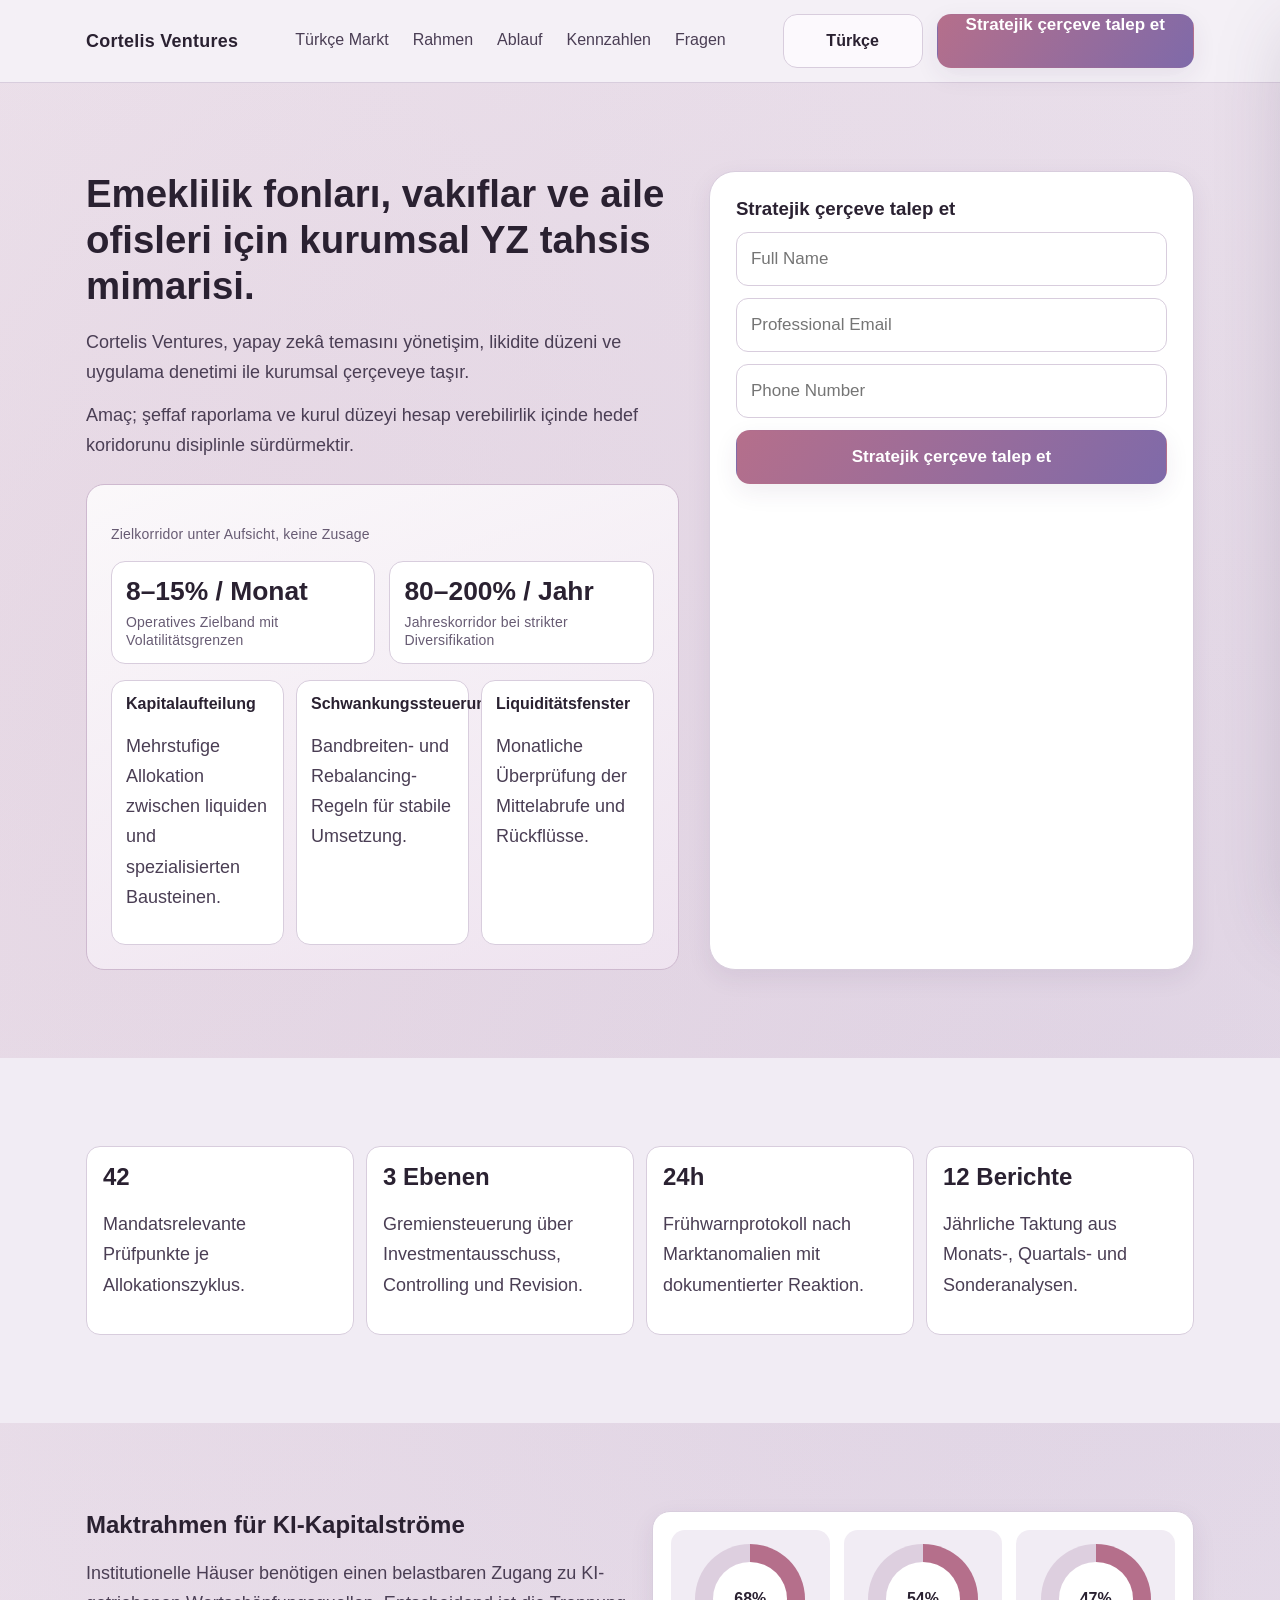
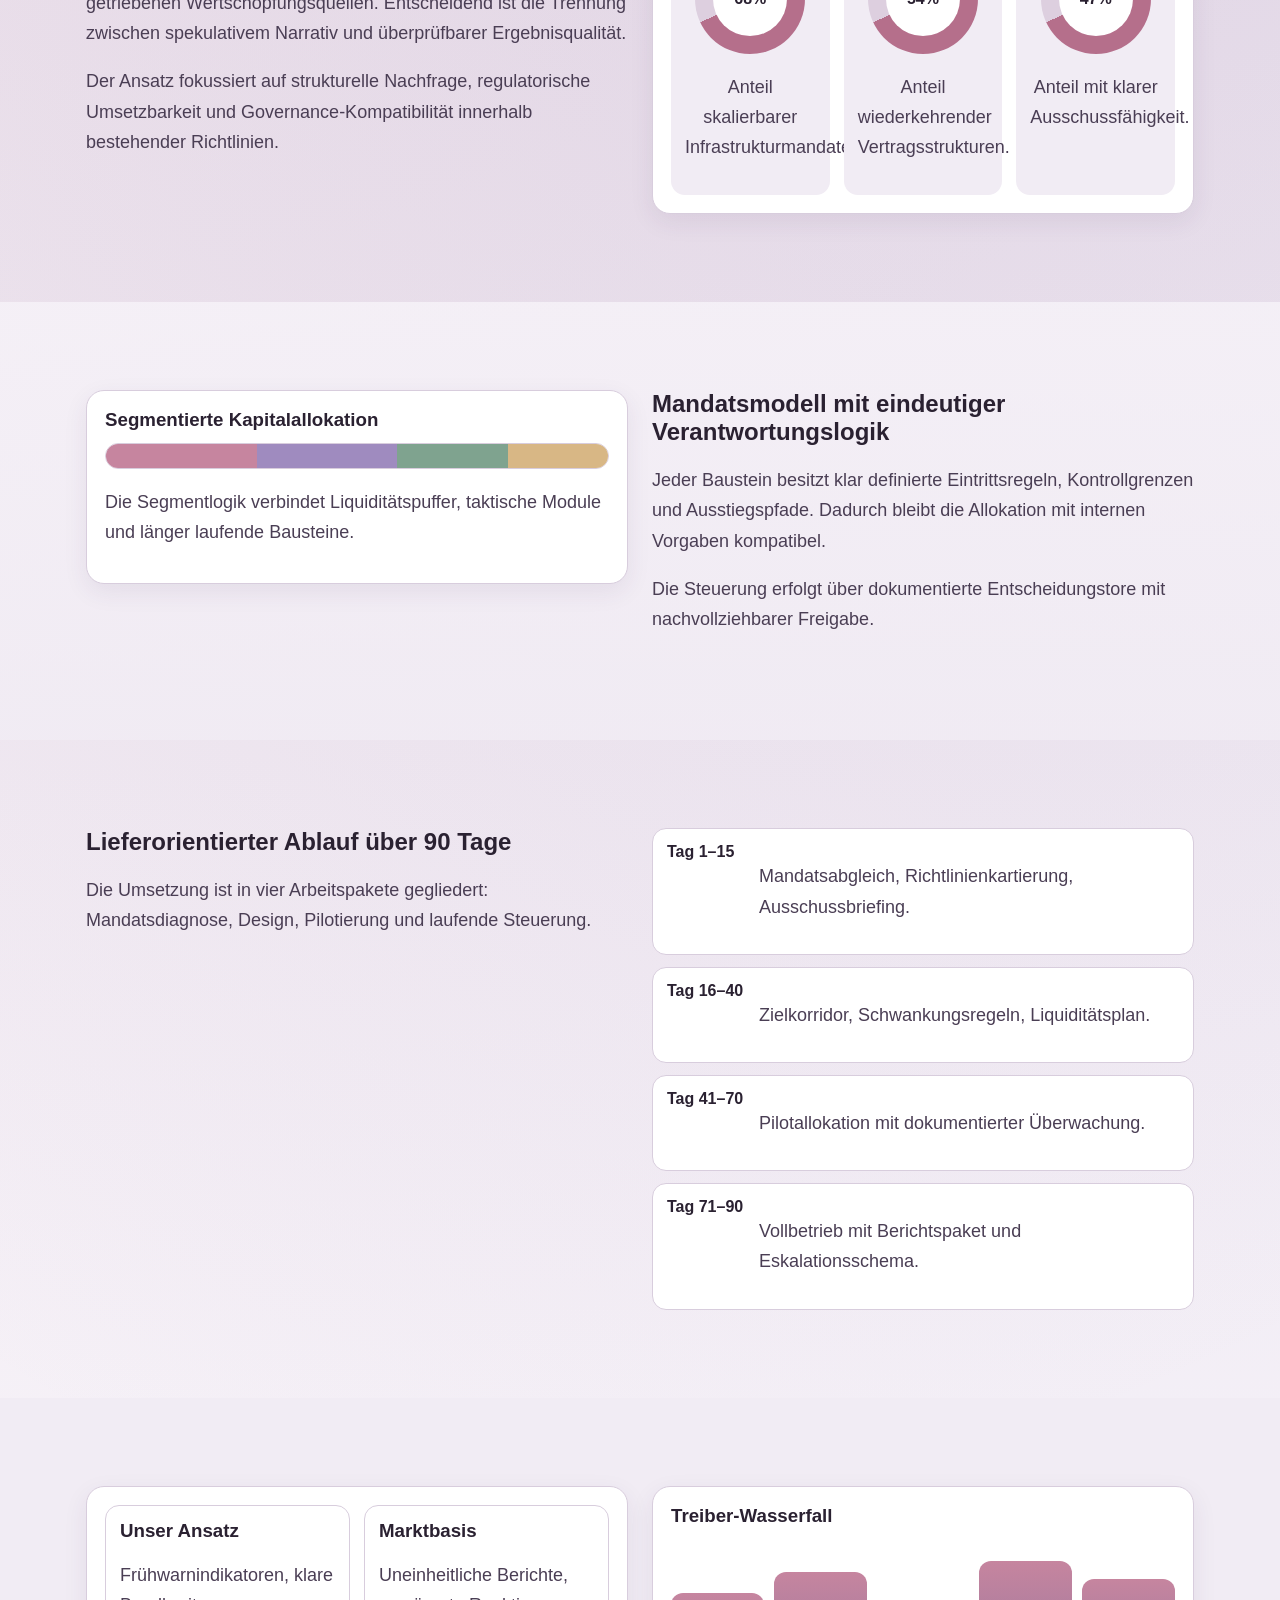
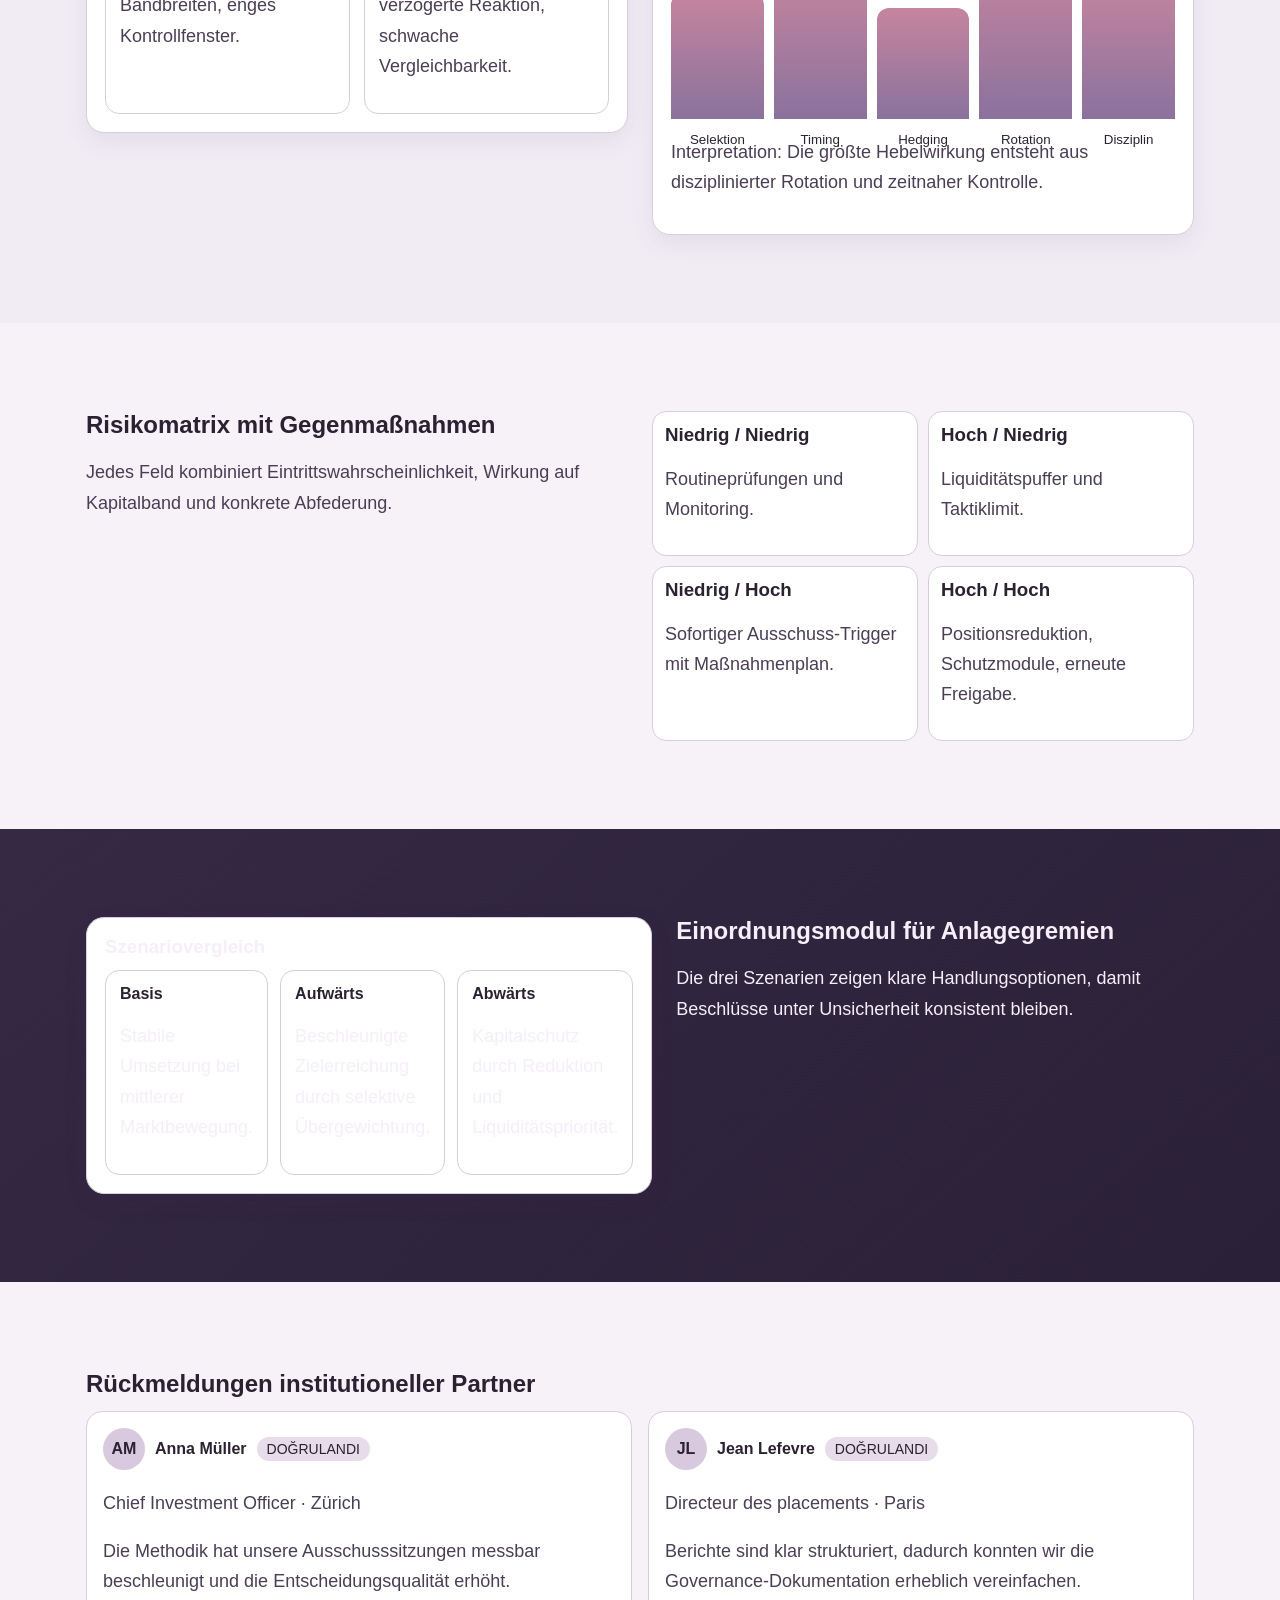
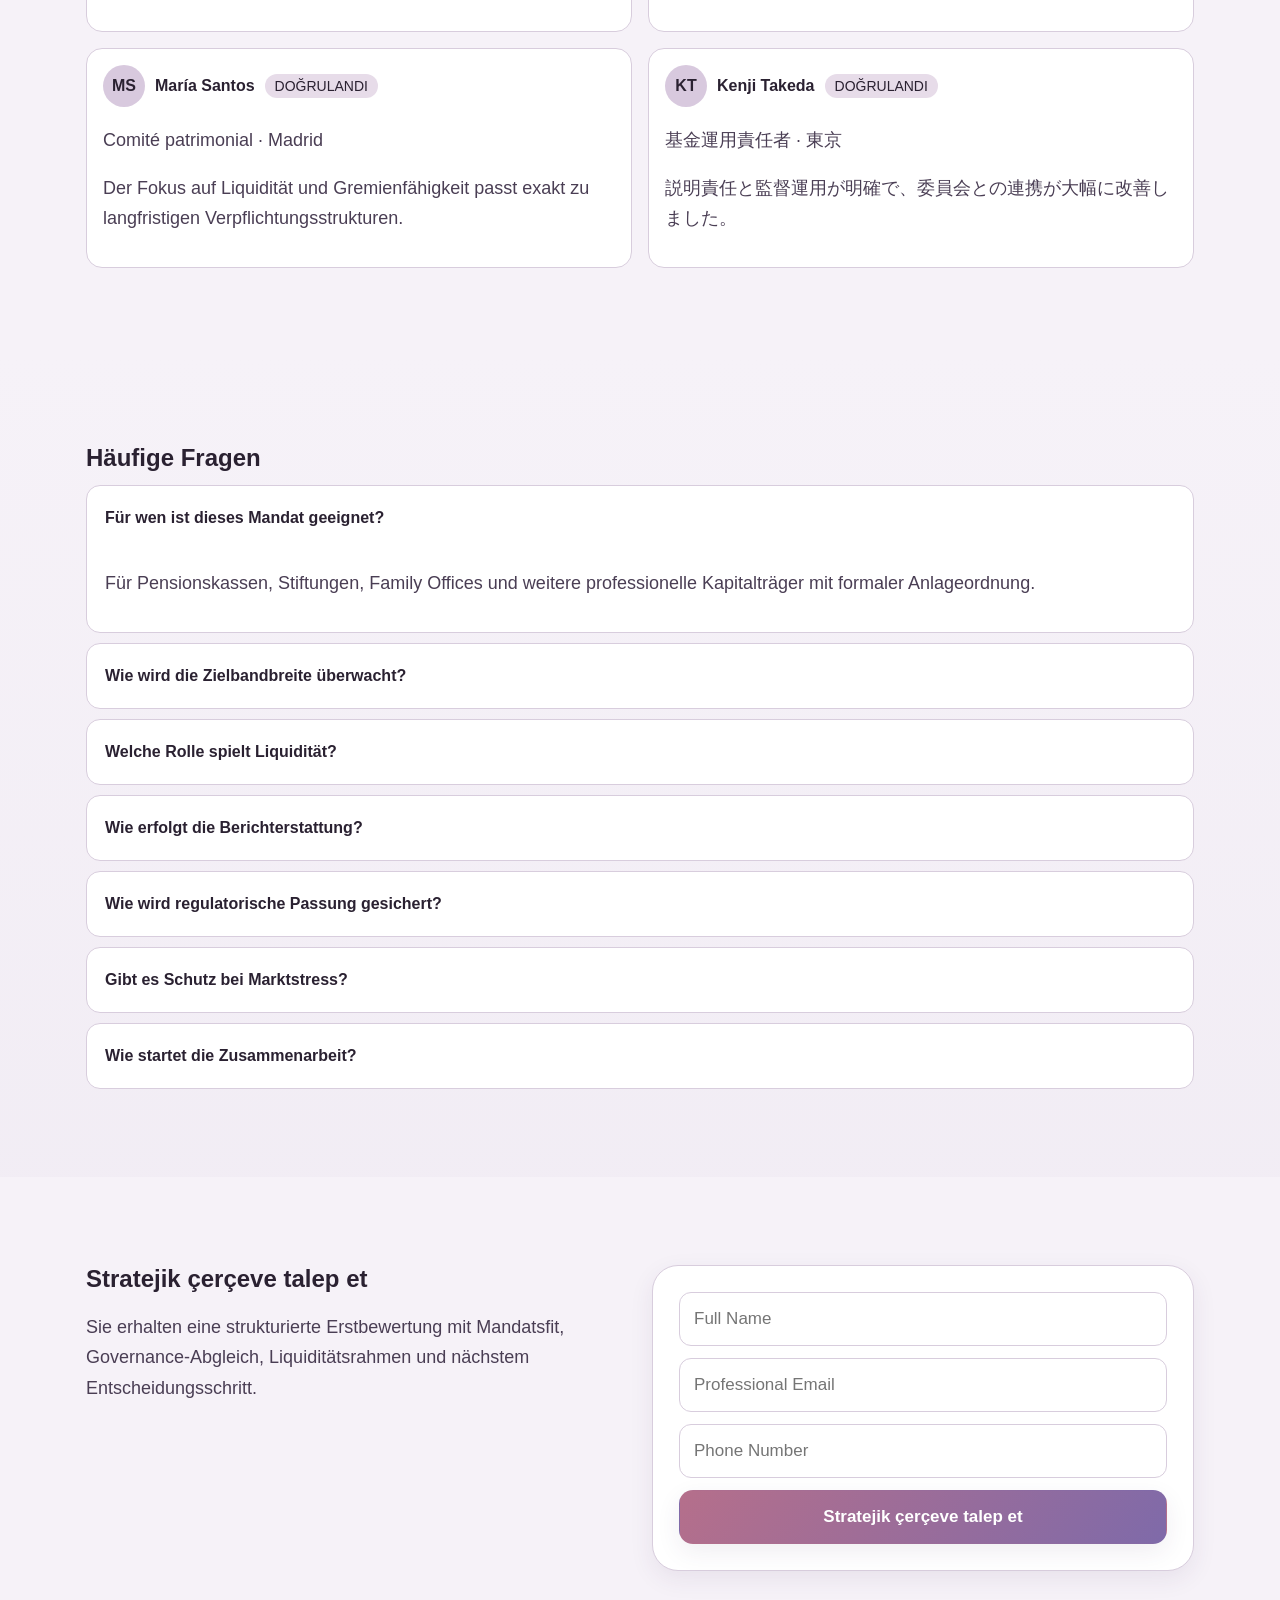
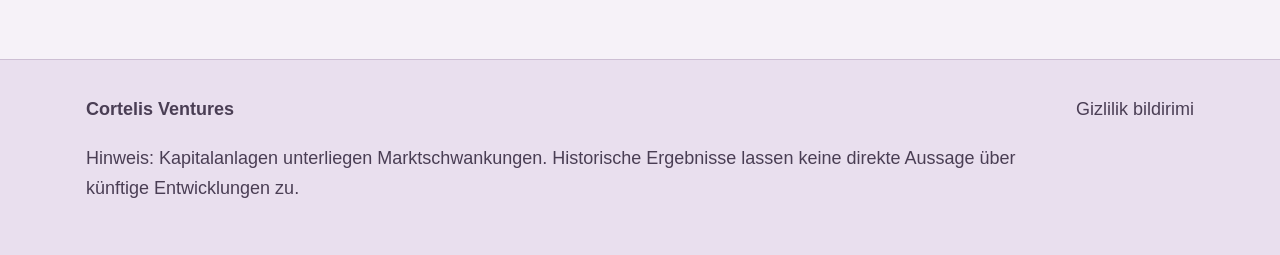
<file: tr/index.html>
<!DOCTYPE html>
<html lang="tr">
<head>
  <meta charset="UTF-8" />
  <meta name="viewport" content="width=device-width, initial-scale=1.0" />
  <title>Cortelis Ventures | Kurumsal YZ tahsis yaklaşımı</title>
  <meta name="description" content="Cortelis Ventures, emeklilik fonları, vakıflar ve aile ofisleri için yönetişim odaklı yapay zekâ tahsis kurgusu sunar." />
  <link rel="canonical" href="https://cortelisventures.com/tr/index.html" />
  <link rel="alternate" hreflang="en" href="https://cortelisventures.com/index.html" />
  <link rel="alternate" hreflang="de" href="https://cortelisventures.com/de/index.html" />
  <link rel="alternate" hreflang="fr" href="https://cortelisventures.com/fr/index.html" />
  <link rel="alternate" hreflang="es" href="https://cortelisventures.com/es/index.html" />
  <link rel="alternate" hreflang="it" href="https://cortelisventures.com/it/index.html" />
  <link rel="alternate" hreflang="tr" href="https://cortelisventures.com/tr/index.html" />
  <link rel="alternate" hreflang="pt" href="https://cortelisventures.com/pt/index.html" />
  <link rel="alternate" hreflang="ja" href="https://cortelisventures.com/jp/index.html" />
  <link rel="alternate" hreflang="sk" href="https://cortelisventures.com/sk/index.html" />
  <link rel="alternate" hreflang="nl-BE" href="https://cortelisventures.com/be/index.html" />
  <meta property="og:title" content="Cortelis Ventures | Kurumsal YZ tahsis yaklaşımı" />
  <meta property="og:description" content="Cortelis Ventures, emeklilik fonları, vakıflar ve aile ofisleri için yönetişim odaklı yapay zekâ tahsis kurgusu sunar." />
  <meta property="og:type" content="website" />
  <meta property="og:url" content="https://cortelisventures.com/tr/index.html" />
  <meta name="twitter:card" content="summary_large_image" />
  <meta name="twitter:title" content="Cortelis Ventures | Kurumsal YZ tahsis yaklaşımı" />
  <meta name="twitter:description" content="Cortelis Ventures, emeklilik fonları, vakıflar ve aile ofisleri için yönetişim odaklı yapay zekâ tahsis kurgusu sunar." />
  <link rel="stylesheet" href="../assets/style.css" />
</head>
<body>
<header class="site-header"><div class="container header-row"><div class="brand">Cortelis Ventures</div><nav class="nav-desktop"><a href="#market">Türkçe Markt</a><a href="#model">Rahmen</a><a href="#process">Ablauf</a><a href="#metrics">Kennzahlen</a><a href="#faq">Fragen</a></nav><div class="header-right"><div class="lang-wrap"><button class="lang-button" aria-expanded="false">Türkçe</button><div class="lang-menu"><a href="../index.html"><span class="flag-svg"><svg viewBox="0 0 60 36" xmlns="http://www.w3.org/2000/svg"><rect width="60" height="36" fill="#012169"/><path d="M0 0l60 36M60 0L0 36" stroke="#fff" stroke-width="8"/><path d="M0 0l60 36M60 0L0 36" stroke="#C8102E" stroke-width="4"/><path d="M30 0v36M0 18h60" stroke="#fff" stroke-width="12"/><path d="M30 0v36M0 18h60" stroke="#C8102E" stroke-width="7"/></svg></span>English</a><a href="../de/index.html"><span class="flag-svg"><svg viewBox="0 0 3 2"><rect width="3" height="2" fill="#ffce00"/><rect width="3" height="1.333" fill="#dd0000"/><rect width="3" height="0.666" fill="#000"/></svg></span>Deutsch</a><a href="../fr/index.html"><span class="flag-svg"><svg viewBox="0 0 3 2"><rect width="1" height="2" fill="#0055A4"/><rect x="1" width="1" height="2" fill="#fff"/><rect x="2" width="1" height="2" fill="#EF4135"/></svg></span>Français</a><a href="../es/index.html"><span class="flag-svg"><svg viewBox="0 0 3 2"><rect width="3" height="2" fill="#AA151B"/><rect y="0.5" width="3" height="1" fill="#F1BF00"/></svg></span>Español</a><a href="../it/index.html"><span class="flag-svg"><svg viewBox="0 0 3 2"><rect width="1" height="2" fill="#009246"/><rect x="1" width="1" height="2" fill="#fff"/><rect x="2" width="1" height="2" fill="#CE2B37"/></svg></span>Italiano</a><a href="../tr/index.html"><span class="flag-svg"><svg viewBox="0 0 3 2"><rect width="3" height="2" fill="#E30A17"/><circle cx="1.2" cy="1" r="0.5" fill="#fff"/><circle cx="1.32" cy="1" r="0.4" fill="#E30A17"/><polygon points="1.95,1 2.18,1.08 2.03,0.9 2.03,1.1 2.18,0.92" fill="#fff"/></svg></span>Türkçe</a><a href="../pt/index.html"><span class="flag-svg"><svg viewBox="0 0 3 2"><rect width="1.2" height="2" fill="#006600"/><rect x="1.2" width="1.8" height="2" fill="#ff0000"/><circle cx="1.2" cy="1" r="0.35" fill="#ffcc00"/></svg></span>Português</a><a href="../jp/index.html"><span class="flag-svg"><svg viewBox="0 0 3 2"><rect width="3" height="2" fill="#fff"/><circle cx="1.5" cy="1" r="0.48" fill="#bc002d"/></svg></span>日本語</a><a href="../sk/index.html"><span class="flag-svg"><svg viewBox="0 0 3 2"><rect width="3" height="2" fill="#ee1c25"/><rect width="3" height="1.333" fill="#0b4ea2"/><rect width="3" height="0.666" fill="#fff"/></svg></span>Slovenčina</a><a href="../be/index.html"><span class="flag-svg"><svg viewBox="0 0 3 2"><rect width="3" height="2" fill="#fae042"/><rect width="1" height="2" fill="#000"/><rect x="2" width="1" height="2" fill="#ed2939"/></svg></span>Nederlands</a></div></div><a class="btn-primary" href="#contact">Stratejik çerçeve talep et</a><button class="burger" aria-label="menu"><span></span><span></span><span></span></button></div></div></header>
<div class="drawer-backdrop"></div><aside class="mobile-drawer"><button class="btn-secondary drawer-close">×</button><nav><a href="#market">Türkçe Markt</a><a href="#model">Rahmen</a><a href="#process">Ablauf</a><a href="#metrics">Kennzahlen</a><a href="#faq">Fragen</a></nav><div class="lang-wrap"><button class="lang-button" aria-expanded="false">Türkçe</button><div class="lang-menu"><a href="../index.html"><span class="flag-svg"><svg viewBox="0 0 60 36" xmlns="http://www.w3.org/2000/svg"><rect width="60" height="36" fill="#012169"/><path d="M0 0l60 36M60 0L0 36" stroke="#fff" stroke-width="8"/><path d="M0 0l60 36M60 0L0 36" stroke="#C8102E" stroke-width="4"/><path d="M30 0v36M0 18h60" stroke="#fff" stroke-width="12"/><path d="M30 0v36M0 18h60" stroke="#C8102E" stroke-width="7"/></svg></span>English</a><a href="../de/index.html"><span class="flag-svg"><svg viewBox="0 0 3 2"><rect width="3" height="2" fill="#ffce00"/><rect width="3" height="1.333" fill="#dd0000"/><rect width="3" height="0.666" fill="#000"/></svg></span>Deutsch</a><a href="../fr/index.html"><span class="flag-svg"><svg viewBox="0 0 3 2"><rect width="1" height="2" fill="#0055A4"/><rect x="1" width="1" height="2" fill="#fff"/><rect x="2" width="1" height="2" fill="#EF4135"/></svg></span>Français</a><a href="../es/index.html"><span class="flag-svg"><svg viewBox="0 0 3 2"><rect width="3" height="2" fill="#AA151B"/><rect y="0.5" width="3" height="1" fill="#F1BF00"/></svg></span>Español</a><a href="../it/index.html"><span class="flag-svg"><svg viewBox="0 0 3 2"><rect width="1" height="2" fill="#009246"/><rect x="1" width="1" height="2" fill="#fff"/><rect x="2" width="1" height="2" fill="#CE2B37"/></svg></span>Italiano</a><a href="../tr/index.html"><span class="flag-svg"><svg viewBox="0 0 3 2"><rect width="3" height="2" fill="#E30A17"/><circle cx="1.2" cy="1" r="0.5" fill="#fff"/><circle cx="1.32" cy="1" r="0.4" fill="#E30A17"/><polygon points="1.95,1 2.18,1.08 2.03,0.9 2.03,1.1 2.18,0.92" fill="#fff"/></svg></span>Türkçe</a><a href="../pt/index.html"><span class="flag-svg"><svg viewBox="0 0 3 2"><rect width="1.2" height="2" fill="#006600"/><rect x="1.2" width="1.8" height="2" fill="#ff0000"/><circle cx="1.2" cy="1" r="0.35" fill="#ffcc00"/></svg></span>Português</a><a href="../jp/index.html"><span class="flag-svg"><svg viewBox="0 0 3 2"><rect width="3" height="2" fill="#fff"/><circle cx="1.5" cy="1" r="0.48" fill="#bc002d"/></svg></span>日本語</a><a href="../sk/index.html"><span class="flag-svg"><svg viewBox="0 0 3 2"><rect width="3" height="2" fill="#ee1c25"/><rect width="3" height="1.333" fill="#0b4ea2"/><rect width="3" height="0.666" fill="#fff"/></svg></span>Slovenčina</a><a href="../be/index.html"><span class="flag-svg"><svg viewBox="0 0 3 2"><rect width="3" height="2" fill="#fae042"/><rect width="1" height="2" fill="#000"/><rect x="2" width="1" height="2" fill="#ed2939"/></svg></span>Nederlands</a></div></div><a class="btn-primary" href="#contact">Stratejik çerçeve talep et</a></aside>
<main>
<section class="section"><div class="container hero-grid reveal"><div class="hero-copy"><h1>Emeklilik fonları, vakıflar ve aile ofisleri için kurumsal YZ tahsis mimarisi.</h1><p class="hero-lead">Cortelis Ventures, yapay zekâ temasını yönetişim, likidite düzeni ve uygulama denetimi ile kurumsal çerçeveye taşır.</p><p class="hero-lead">Amaç; şeffaf raporlama ve kurul düzeyi hesap verebilirlik içinde hedef koridorunu disiplinle sürdürmektir.</p><div class="return-module"><p class="micro">Zielkorridor unter Aufsicht, keine Zusage</p><div class="return-kpis"><article><span class="metric-value">8–15% / Monat</span><span class="micro">Operatives Zielband mit Volatilitätsgrenzen</span></article><article><span class="metric-value">80–200% / Jahr</span><span class="micro">Jahreskorridor bei strikter Diversifikation</span></article></div><div class="summary-cards"><div class="card"><strong>Kapitalaufteilung</strong><p>Mehrstufige Allokation zwischen liquiden und spezialisierten Bausteinen.</p></div><div class="card"><strong>Schwankungssteuerung</strong><p>Bandbreiten- und Rebalancing-Regeln für stabile Umsetzung.</p></div><div class="card"><strong>Liquiditätsfenster</strong><p>Monatliche Überprüfung der Mittelabrufe und Rückflüsse.</p></div></div></div></div>
<div class="hero-form"><h3>Stratejik çerçeve talep et</h3><form class="lead-form form-stack"><input aria-label="Full Name" placeholder="Full Name" /><input aria-label="Professional Email" placeholder="Professional Email" /><input aria-label="Phone Number" placeholder="Phone Number" /><button class="btn-primary" type="submit">Stratejik çerçeve talep et</button><p class="form-notice" hidden>Merci. Ein Ansprechpartner meldet sich zeitnah.</p></form></div></div></section>
<section class="section section-alt"><div class="container kpi-strip reveal"><article class="kpi-item"><div class="kpi-main">42</div><p>Mandatsrelevante Prüfpunkte je Allokationszyklus.</p></article><article class="kpi-item"><div class="kpi-main">3 Ebenen</div><p>Gremiensteuerung über Investmentausschuss, Controlling und Revision.</p></article><article class="kpi-item"><div class="kpi-main">24h</div><p>Frühwarnprotokoll nach Marktanomalien mit dokumentierter Reaktion.</p></article><article class="kpi-item"><div class="kpi-main">12 Berichte</div><p>Jährliche Taktung aus Monats-, Quartals- und Sonderanalysen.</p></article></div></section>
<section id="market" class="section"><div class="container split reveal"><div><h2>Maktrahmen für KI-Kapitalströme</h2><p>Institutionelle Häuser benötigen einen belastbaren Zugang zu KI-getriebenen Wertschöpfungsquellen. Entscheidend ist die Trennung zwischen spekulativem Narrativ und überprüfbarer Ergebnisqualität.</p><p>Der Ansatz fokussiert auf strukturelle Nachfrage, regulatorische Umsetzbarkeit und Governance-Kompatibilität innerhalb bestehender Richtlinien.</p></div><div class="visual-card rings"><article class="ring"><div class="donut" data-label="68%"></div><p>Anteil skalierbarer Infrastrukturmandate.</p></article><article class="ring"><div class="donut" data-label="54%"></div><p>Anteil wiederkehrender Vertragsstrukturen.</p></article><article class="ring"><div class="donut" data-label="47%"></div><p>Anteil mit klarer Ausschussfähigkeit.</p></article></div></div></section>
<section id="model" class="section section-soft"><div class="container split reveal"><div class="visual-card"><h3>Segmentierte Kapitalallokation</h3><div class="stacked"><span class="seg-a" style="width:30%"></span><span class="seg-b" style="width:28%"></span><span class="seg-c" style="width:22%"></span><span class="seg-d" style="width:20%"></span></div><p>Die Segmentlogik verbindet Liquiditätspuffer, taktische Module und länger laufende Bausteine.</p></div><div><h2>Mandatsmodell mit eindeutiger Verantwortungslogik</h2><p>Jeder Baustein besitzt klar definierte Eintrittsregeln, Kontrollgrenzen und Ausstiegspfade. Dadurch bleibt die Allokation mit internen Vorgaben kompatibel.</p><p>Die Steuerung erfolgt über dokumentierte Entscheidungstore mit nachvollziehbarer Freigabe.</p></div></div></section>
<section id="process" class="section"><div class="container split reveal"><div><h2>Lieferorientierter Ablauf über 90 Tage</h2><p>Die Umsetzung ist in vier Arbeitspakete gegliedert: Mandatsdiagnose, Design, Pilotierung und laufende Steuerung.</p></div><div class="timeline"> <article><strong>Tag 1–15</strong><p>Mandatsabgleich, Richtlinienkartierung, Ausschussbriefing.</p></article><article><strong>Tag 16–40</strong><p>Zielkorridor, Schwankungsregeln, Liquiditätsplan.</p></article><article><strong>Tag 41–70</strong><p>Pilotallokation mit dokumentierter Überwachung.</p></article><article><strong>Tag 71–90</strong><p>Vollbetrieb mit Berichtspaket und Eskalationsschema.</p></article></div></div></section>
<section id="metrics" class="section section-alt"><div class="container split reveal"><div class="visual-card compare"><article><h3>Unser Ansatz</h3><p>Frühwarnindikatoren, klare Bandbreiten, enges Kontrollfenster.</p></article><article><h3>Marktbasis</h3><p>Uneinheitliche Berichte, verzögerte Reaktion, schwache Vergleichbarkeit.</p></article></div><div class="visual-card"><h3>Treiber-Wasserfall</h3><div class="waterfall"><div style="height:70%"><small>Selektion</small></div><div style="height:82%"><small>Timing</small></div><div style="height:62%"><small>Hedging</small></div><div style="height:88%"><small>Rotation</small></div><div style="height:78%"><small>Disziplin</small></div></div><p>Interpretation: Die größte Hebelwirkung entsteht aus disziplinierter Rotation und zeitnaher Kontrolle.</p></div></div></section>
<section class="section"><div class="container split reveal"><div><h2>Risikomatrix mit Gegenmaßnahmen</h2><p>Jedes Feld kombiniert Eintrittswahrscheinlichkeit, Wirkung auf Kapitalband und konkrete Abfederung.</p></div><div class="matrix"><article><h3>Niedrig / Niedrig</h3><p>Routineprüfungen und Monitoring.</p></article><article><h3>Hoch / Niedrig</h3><p>Liquiditätspuffer und Taktiklimit.</p></article><article><h3>Niedrig / Hoch</h3><p>Sofortiger Ausschuss-Trigger mit Maßnahmenplan.</p></article><article><h3>Hoch / Hoch</h3><p>Positionsreduktion, Schutzmodule, erneute Freigabe.</p></article></div></div></section>
<section class="section section-dark"><div class="container split reveal"><div class="visual-card"><h3>Szenariovergleich</h3><div class="scenario"><article><strong>Basis</strong><p>Stabile Umsetzung bei mittlerer Marktbewegung.</p></article><article><strong>Aufwärts</strong><p>Beschleunigte Zielerreichung durch selektive Übergewichtung.</p></article><article><strong>Abwärts</strong><p>Kapitalschutz durch Reduktion und Liquiditätspriorität.</p></article></div></div><div><h2>Einordnungsmodul für Anlagegremien</h2><p>Die drei Szenarien zeigen klare Handlungsoptionen, damit Beschlüsse unter Unsicherheit konsistent bleiben.</p></div></div></section>
<section class="section"><div class="container reveal"><h2>Rückmeldungen institutioneller Partner</h2><div class="reviews"><article class="review-card"><div class="review-head"><div class="avatar">AM</div><strong>Anna Müller</strong><span class="badge">DOĞRULANDI</span></div><p>Chief Investment Officer · Zürich</p><p>Die Methodik hat unsere Ausschusssitzungen messbar beschleunigt und die Entscheidungsqualität erhöht.</p></article><article class="review-card"><div class="review-head"><div class="avatar">JL</div><strong>Jean Lefevre</strong><span class="badge">DOĞRULANDI</span></div><p>Directeur des placements · Paris</p><p>Berichte sind klar strukturiert, dadurch konnten wir die Governance-Dokumentation erheblich vereinfachen.</p></article><article class="review-card"><div class="review-head"><div class="avatar">MS</div><strong>María Santos</strong><span class="badge">DOĞRULANDI</span></div><p>Comité patrimonial · Madrid</p><p>Der Fokus auf Liquidität und Gremienfähigkeit passt exakt zu langfristigen Verpflichtungsstrukturen.</p></article><article class="review-card"><div class="review-head"><div class="avatar">KT</div><strong>Kenji Takeda</strong><span class="badge">DOĞRULANDI</span></div><p>基金運用責任者 · 東京</p><p>説明責任と監督運用が明確で、委員会との連携が大幅に改善しました。</p></article></div></div></section>
<section id="faq" class="section section-soft"><div class="container reveal"><h2>Häufige Fragen</h2><div class="faq-list"><article class="faq-item open"><button class="faq-q" aria-expanded="true">Für wen ist dieses Mandat geeignet?</button><div class="faq-answer"><p>Für Pensionskassen, Stiftungen, Family Offices und weitere professionelle Kapitalträger mit formaler Anlageordnung.</p></div></article><article class="faq-item "><button class="faq-q" aria-expanded="false">Wie wird die Zielbandbreite überwacht?</button><div class="faq-answer"><p>Über tägliche Indikatoren, Monatsberichte und klar definierte Ausschuss-Schwellenwerte.</p></div></article><article class="faq-item "><button class="faq-q" aria-expanded="false">Welche Rolle spielt Liquidität?</button><div class="faq-answer"><p>Liquidität ist ein eigenständiger Steuerungsblock mit festen Puffern und Zugriffsregeln.</p></div></article><article class="faq-item "><button class="faq-q" aria-expanded="false">Wie erfolgt die Berichterstattung?</button><div class="faq-answer"><p>Monatliche Kurzberichte, quartalsweise Tiefenanalyse und Sonderberichte bei Abweichungen.</p></div></article><article class="faq-item "><button class="faq-q" aria-expanded="false">Wie wird regulatorische Passung gesichert?</button><div class="faq-answer"><p>Jeder Schritt wird gegen interne Vorgaben und externe Rahmenbedingungen gespiegelt.</p></div></article><article class="faq-item "><button class="faq-q" aria-expanded="false">Gibt es Schutz bei Marktstress?</button><div class="faq-answer"><p>Ja, über Positionskorridore, Reduktionsprotokolle und priorisierte Sicherungsmodule.</p></div></article><article class="faq-item "><button class="faq-q" aria-expanded="false">Wie startet die Zusammenarbeit?</button><div class="faq-answer"><p>Mit einem strukturierten Briefing, Mandatsdiagnose und abgestimmtem Umsetzungsfahrplan.</p></div></article></div></div></section>
<section id="contact" class="section"><div class="container split reveal"><div><h2>Stratejik çerçeve talep et</h2><p>Sie erhalten eine strukturierte Erstbewertung mit Mandatsfit, Governance-Abgleich, Liquiditätsrahmen und nächstem Entscheidungsschritt.</p></div><div class="final-form"><form class="lead-form form-stack"><input aria-label="Full Name" placeholder="Full Name" /><input aria-label="Professional Email" placeholder="Professional Email" /><input aria-label="Phone Number" placeholder="Phone Number" /><button class="btn-primary" type="submit">Stratejik çerçeve talep et</button><p class="form-notice" hidden>Danke. Rückmeldung erfolgt kurzfristig.</p></form></div></div></section>
</main>
<footer><div class="container footer-row"><div><strong>Cortelis Ventures</strong><p>Hinweis: Kapitalanlagen unterliegen Marktschwankungen. Historische Ergebnisse lassen keine direkte Aussage über künftige Entwicklungen zu.</p></div><div><a href="#" data-policy-open>Gizlilik bildirimi</a></div></div></footer>
<div class="policy-modal" aria-hidden="true"><div class="policy-panel"><div class="policy-head"><h3>Gizlilik bildirimi</h3><button class="icon-close" data-policy-close aria-label="x">✕</button></div><div class="policy-content"><h4>Einleitung</h4><p>Dieses Dokument erläutert den Umgang mit personenbezogenen Angaben im Rahmen von Kontaktanfragen und Mandatsgesprächen.</p><h4>Datenerhebung</h4><p>Erfasst werden Name, geschäftliche E-Mail-Adresse und Telefonnummer aus Formularfeldern.</p><h4>Rechtsgrundlage</h4><p>Die Verarbeitung erfolgt zur Vorbereitung vorvertraglicher Schritte und zur legitimen geschäftlichen Kommunikation.</p><h4>Cookies</h4><p>Es werden nur technisch notwendige Cookies eingesetzt, um Funktionalität und Sicherheit zu gewährleisten.</p><h4>Speicherdauer</h4><p>Angaben bleiben nur solange erhalten, wie dies für Kommunikation, Nachweis und rechtliche Pflichten erforderlich ist.</p><h4>Drittweitergabe</h4><p>Eine Weitergabe erfolgt ausschließlich an sorgfältig ausgewählte Dienstleister mit vertraglicher Schutzbindung.</p><h4>Sicherheit</h4><p>Technische und organisatorische Maßnahmen schützen vor unbefugtem Zugriff, Verlust und missbräuchlicher Nutzung.</p><h4>Rechte der betroffenen Personen</h4><p>Auskunft, Berichtigung, Einschränkung, Löschung und Widerspruch können jederzeit über die Kontaktstelle geltend gemacht werden.</p><h4>Internationale Übermittlungen</h4><p>Grenzüberschreitende Verarbeitung erfolgt nur bei geeigneten Schutzgarantien und dokumentierten Transfermechanismen.</p><h4>Branchenspezifischer Risikohinweis</h4><p>Kapitalmärkte weisen Unsicherheit auf. Zielkorridore dienen der Steuerung und stellen keine feste Zusage dar.</p><h4>Kontakt</h4><p>E-Mail: governance@cortelisventures.com · Telefon: +32 2 555 0142</p></div><div class="policy-footer"><button class="btn-secondary" data-policy-close>Kapat</button></div></div></div>
<script type="application/ld+json">{"@context":"https://schema.org","@type":"Organization","name":"Cortelis Ventures","url":"https://cortelisventures.com"}</script>
<script type="application/ld+json">{"@context":"https://schema.org","@type":"WebSite","name":"Cortelis Ventures","url":"https://cortelisventures.com/tr/index.html"}</script>
<script type="application/ld+json">{"@context":"https://schema.org","@type":"FAQPage","mainEntity":[{"@type":"Question","name":"Mandatsfrage","acceptedAnswer":{"@type":"Answer","text":"Ein strukturierter Einstieg mit Governance-Abgleich."}}]}</script>
<script type="application/ld+json">{"@context":"https://schema.org","@type":"Review","author":{"@type":"Person","name":"Anna Müller"},"reviewBody":"Klare Struktur und belastbare Gremienfähigkeit."}</script>
<script src="../assets/app.js" defer></script>
</body></html>
</file>
<file: assets/style.css>
:root {
  --bg-0: #f6f2f8;
  --bg-1: #f1ecf4;
  --bg-2: #ebe5f0;
  --surface: #fcf9fd;
  --surface-strong: #ffffff;
  --ink-1: #2a2131;
  --ink-2: #4a3e54;
  --ink-3: #675b73;
  --line: #d8cddd;
  --accent: #b56f8b;
  --accent-2: #7f6aa9;
  --good: #3f8164;
  --bad: #a65462;
  --radius-sm: 12px;
  --radius-md: 18px;
  --radius-lg: 26px;
  --shadow-sm: 0 8px 24px rgba(69, 43, 83, 0.08);
  --shadow-md: 0 16px 40px rgba(69, 43, 83, 0.12);
  --shadow-lg: 0 30px 70px rgba(69, 43, 83, 0.18);
  --max: 1160px;
}

* { box-sizing: border-box; }

html, body {
  margin: 0;
  padding: 0;
  font-family: "Inter", "Segoe UI", Roboto, sans-serif;
  background: radial-gradient(circle at 12% 10%, rgba(181, 111, 139, 0.14), transparent 42%),
    radial-gradient(circle at 88% 18%, rgba(127, 106, 169, 0.16), transparent 38%),
    var(--bg-0);
  color: var(--ink-1);
  scroll-behavior: smooth;
}

body.lock {
  overflow: hidden;
}

a {
  color: inherit;
  text-decoration: none;
}

img {
  max-width: 100%;
  display: block;
}

p, li, label, .faq-answer, .policy-content, footer {
  font-size: 18px;
  line-height: 1.68;
  color: var(--ink-2);
}

h1, h2, h3, h4 {
  margin: 0 0 12px;
  color: var(--ink-1);
  line-height: 1.2;
}

.container {
  width: 100%;
  max-width: var(--max);
  margin: 0 auto;
  padding-inline: 26px;
}

.section {
  padding: 88px 0;
  position: relative;
}

.section-alt {
  background: var(--bg-1);
}

.section-soft {
  background: linear-gradient(180deg, rgba(246, 242, 248, 0.86), rgba(241, 236, 244, 0.86));
}

.section-dark {
  background: linear-gradient(140deg, #352944, #2a2037);
}

.section-dark h2,
.section-dark h3,
.section-dark p,
.section-dark li,
.section-dark .micro,
.section-dark .metric-value,
.section-dark .metric-title,
.section-dark .kpi-main {
  color: #f6eef8;
}

.bg-glass {
  background: rgba(255, 255, 255, 0.6);
  backdrop-filter: blur(10px);
  border: 1px solid rgba(255, 255, 255, 0.7);
  border-radius: var(--radius-lg);
  box-shadow: var(--shadow-sm);
}

.site-header {
  position: sticky;
  top: 0;
  z-index: 50;
  background: rgba(246, 242, 248, 0.9);
  backdrop-filter: blur(10px);
  border-bottom: 1px solid var(--line);
}

.header-row {
  min-height: 82px;
  display: flex;
  align-items: center;
  justify-content: space-between;
  gap: 20px;
}

.brand {
  font-weight: 700;
  letter-spacing: 0.3px;
  font-size: 1.12rem;
  white-space: nowrap;
}

.nav-desktop {
  display: flex;
  align-items: center;
  gap: 20px;
  white-space: nowrap;
}

.nav-desktop a {
  padding: 8px 2px;
  border-bottom: 2px solid transparent;
  color: var(--ink-2);
  transition: 0.25s;
}

.nav-desktop a:hover,
.nav-desktop a:focus-visible {
  color: var(--ink-1);
  border-color: var(--accent);
}

.header-right {
  display: flex;
  align-items: center;
  gap: 14px;
}

.lang-wrap {
  position: relative;
}

.lang-button {
  min-height: 54px;
  border-radius: 14px;
  border: 1px solid var(--line);
  background: var(--surface);
  padding: 0 16px;
  min-width: 140px;
  font-size: 16px;
  font-weight: 600;
  color: var(--ink-1);
}

.lang-menu {
  position: absolute;
  right: 0;
  top: calc(100% + 8px);
  width: 240px;
  padding: 10px;
  border-radius: 16px;
  border: 1px solid var(--line);
  background: var(--surface-strong);
  box-shadow: var(--shadow-md);
  opacity: 0;
  pointer-events: none;
  transform: translateY(10px);
  transition: 0.25s;
}

.lang-wrap.open .lang-menu {
  opacity: 1;
  pointer-events: auto;
  transform: translateY(0);
}

.lang-menu a {
  display: flex;
  align-items: center;
  gap: 10px;
  padding: 10px 12px;
  border-radius: 10px;
  font-size: 16px;
}

.lang-menu a:hover,
.lang-menu a:focus-visible {
  background: var(--bg-2);
}

.flag-svg {
  width: 22px;
  height: 14px;
  border-radius: 2px;
  overflow: hidden;
  border: 1px solid rgba(0,0,0,0.1);
  display: inline-flex;
}

.btn-primary,
button.btn-primary,
input[type="submit"].btn-primary {
  min-height: 54px;
  padding: 0 28px;
  min-width: 196px;
  border-radius: 14px;
  font-size: 17px;
  font-weight: 700;
  border: 1px solid transparent;
  background: linear-gradient(125deg, var(--accent), var(--accent-2));
  color: #fff;
  cursor: pointer;
  box-shadow: var(--shadow-sm);
}

.btn-primary:hover,
.btn-primary:focus-visible {
  filter: brightness(1.04);
  transform: translateY(-1px);
}

.btn-secondary {
  min-height: 54px;
  padding: 0 28px;
  min-width: 196px;
  border-radius: 14px;
  font-size: 17px;
  font-weight: 700;
  border: 1px solid var(--line);
  background: var(--surface-strong);
  color: var(--ink-1);
}

.burger {
  display: none;
  width: 54px;
  height: 54px;
  border-radius: 14px;
  border: 1px solid var(--line);
  background: var(--surface-strong);
  align-items: center;
  justify-content: center;
  flex-direction: column;
  gap: 5px;
}

.burger span {
  width: 22px;
  height: 2px;
  background: var(--ink-1);
}

.mobile-drawer {
  position: fixed;
  inset: 0 0 0 auto;
  width: min(90vw, 360px);
  background: var(--surface-strong);
  border-left: 1px solid var(--line);
  box-shadow: var(--shadow-lg);
  padding: 22px;
  transform: translateX(102%);
  transition: transform 0.3s;
  z-index: 80;
  overflow-y: auto;
}

.mobile-drawer.open {
  transform: translateX(0);
}

.drawer-backdrop {
  position: fixed;
  inset: 0;
  background: rgba(39, 29, 48, 0.38);
  opacity: 0;
  pointer-events: none;
  transition: 0.3s;
  z-index: 70;
}

.drawer-backdrop.open {
  opacity: 1;
  pointer-events: auto;
}

.drawer-close {
  min-height: 52px;
  width: 100%;
  margin-bottom: 14px;
}

.mobile-drawer nav {
  display: grid;
  gap: 8px;
  margin-bottom: 20px;
}

.mobile-drawer nav a {
  padding: 10px 12px;
  border-radius: 10px;
  background: var(--bg-1);
}

.hero-grid {
  display: grid;
  grid-template-columns: 1.1fr 0.9fr;
  gap: 30px;
  align-items: stretch;
}

.hero-copy {
  max-width: 70ch;
}

.hero-copy h1 {
  font-size: clamp(2rem, 3vw, 3.2rem);
  margin-bottom: 18px;
}

.hero-lead {
  margin: 0 0 12px;
}

.return-module {
  margin-top: 24px;
  padding: 24px;
  border-radius: var(--radius-md);
  border: 1px solid #ceb9cf;
  background: linear-gradient(160deg, rgba(255,255,255,0.82), rgba(241,230,242,0.82));
}

.return-kpis {
  display: grid;
  grid-template-columns: repeat(2, minmax(0, 1fr));
  gap: 14px;
}

.return-kpis article {
  background: var(--surface-strong);
  border-radius: 14px;
  padding: 14px;
  border: 1px solid var(--line);
}

.metric-value {
  display: block;
  font-size: 1.65rem;
  font-weight: 700;
  margin-bottom: 6px;
}

.micro {
  font-size: 14px;
  letter-spacing: 0.2px;
  color: var(--ink-3);
}

.summary-cards {
  display: grid;
  grid-template-columns: repeat(3, minmax(0, 1fr));
  gap: 12px;
  margin-top: 16px;
}

.summary-cards .card {
  background: var(--surface-strong);
  border: 1px solid var(--line);
  border-radius: 14px;
  padding: 14px;
}

.hero-form,
.final-form {
  padding: 26px;
  border-radius: var(--radius-lg);
  border: 1px solid var(--line);
  background: var(--surface-strong);
  box-shadow: var(--shadow-sm);
}

.form-stack {
  display: grid;
  gap: 12px;
}

.form-stack input {
  min-height: 54px;
  border-radius: 12px;
  border: 1px solid var(--line);
  padding: 0 14px;
  font-size: 17px;
}

.kpi-strip {
  display: grid;
  grid-template-columns: repeat(4, minmax(0, 1fr));
  gap: 12px;
}

.kpi-item {
  background: var(--surface-strong);
  border: 1px solid var(--line);
  border-radius: 14px;
  padding: 16px;
}

.kpi-main {
  font-size: 1.5rem;
  font-weight: 700;
}

.split {
  display: grid;
  grid-template-columns: 1fr 1fr;
  gap: 24px;
  align-items: start;
}

.visual-card {
  border: 1px solid var(--line);
  border-radius: var(--radius-md);
  padding: 18px;
  background: var(--surface-strong);
  box-shadow: var(--shadow-sm);
}

.rings {
  display: grid;
  grid-template-columns: repeat(3, minmax(0, 1fr));
  gap: 14px;
}

.ring {
  border-radius: 14px;
  padding: 14px;
  background: var(--bg-1);
  text-align: center;
}

.ring .donut {
  width: 110px;
  height: 110px;
  margin: 0 auto 8px;
  border-radius: 50%;
  background: conic-gradient(var(--accent) 0 68%, #ddcfdf 68% 100%);
  position: relative;
}

.ring .donut::after {
  content: attr(data-label);
  position: absolute;
  inset: 18px;
  border-radius: 50%;
  background: var(--surface-strong);
  display: grid;
  place-items: center;
  font-size: 1rem;
  font-weight: 700;
}

.stacked {
  display: flex;
  border-radius: 999px;
  overflow: hidden;
  min-height: 26px;
  border: 1px solid var(--line);
}

.stacked span {
  display: block;
}

.seg-a { background: #c6859f; }
.seg-b { background: #9f8bbf; }
.seg-c { background: #7fa38f; }
.seg-d { background: #d8b785; }

.compare {
  display: grid;
  grid-template-columns: repeat(2, minmax(0, 1fr));
  gap: 14px;
}

.compare article {
  border-radius: 14px;
  border: 1px solid var(--line);
  background: var(--surface-strong);
  padding: 14px;
}

.waterfall {
  display: grid;
  grid-template-columns: repeat(5, 1fr);
  align-items: end;
  gap: 10px;
  min-height: 180px;
}

.waterfall div {
  border-radius: 12px 12px 0 0;
  background: linear-gradient(180deg, #c6859f, #8a729d);
  position: relative;
}

.waterfall div small {
  position: absolute;
  bottom: -28px;
  left: 50%;
  transform: translateX(-50%);
  white-space: nowrap;
}

.matrix {
  display: grid;
  grid-template-columns: 1fr 1fr;
  gap: 10px;
}

.matrix article {
  border: 1px solid var(--line);
  border-radius: 14px;
  padding: 12px;
  background: var(--surface-strong);
}

.timeline {
  display: grid;
  gap: 12px;
}

.timeline article {
  display: grid;
  grid-template-columns: 80px 1fr;
  gap: 12px;
  border: 1px solid var(--line);
  border-radius: 14px;
  padding: 14px;
  background: var(--surface-strong);
}

.scenario {
  display: grid;
  grid-template-columns: repeat(3, 1fr);
  gap: 12px;
}

.scenario article {
  border: 1px solid var(--line);
  border-radius: 14px;
  padding: 14px;
  background: var(--surface-strong);
}

.reviews {
  display: grid;
  grid-template-columns: repeat(2, minmax(0, 1fr));
  gap: 16px;
}

.review-card {
  border: 1px solid var(--line);
  border-radius: 16px;
  background: var(--surface-strong);
  padding: 16px;
}

.review-head {
  display: flex;
  align-items: center;
  gap: 10px;
  flex-wrap: wrap;
}

.avatar {
  width: 42px;
  height: 42px;
  border-radius: 50%;
  display: grid;
  place-items: center;
  background: #d8c9de;
  font-weight: 700;
}

.badge {
  font-size: 14px;
  padding: 4px 10px;
  border-radius: 999px;
  background: #e7dce9;
}

.faq-list {
  display: grid;
  gap: 10px;
}

.faq-item {
  border: 1px solid var(--line);
  border-radius: 14px;
  overflow: hidden;
  background: var(--surface-strong);
}

.faq-q {
  width: 100%;
  text-align: left;
  border: 0;
  background: transparent;
  min-height: 64px;
  padding: 0 18px;
  font-size: 1rem;
  font-weight: 600;
  color: var(--ink-1);
}

.faq-answer {
  max-height: 0;
  overflow: hidden;
  transition: max-height 0.35s ease;
  padding: 0 18px;
}

.faq-item.open .faq-answer {
  max-height: 240px;
  padding-bottom: 16px;
}

footer {
  background: #e9dfee;
  border-top: 1px solid #cdbfd4;
  padding: 34px 0;
}

.footer-row {
  display: grid;
  grid-template-columns: 1fr auto;
  gap: 20px;
  align-items: start;
}

.policy-modal {
  position: fixed;
  inset: 0;
  background: rgba(32, 24, 39, 0.55);
  display: none;
  align-items: center;
  justify-content: center;
  z-index: 90;
  padding: 20px;
}

.policy-modal.open { display: flex; }

.policy-panel {
  width: min(900px, 100%);
  max-height: 88vh;
  border-radius: 18px;
  background: var(--surface-strong);
  border: 1px solid var(--line);
  overflow: hidden;
  display: grid;
  grid-template-rows: auto 1fr auto;
}

.policy-head {
  display: flex;
  justify-content: space-between;
  align-items: center;
  padding: 14px 18px;
  border-bottom: 1px solid var(--line);
}

.icon-close {
  width: 42px;
  height: 42px;
  border: 1px solid var(--line);
  border-radius: 12px;
  background: var(--surface);
}

.policy-content {
  overflow: auto;
  padding: 20px;
}

.policy-footer {
  padding: 14px 18px;
  border-top: 1px solid var(--line);
}

.reveal {
  opacity: 0;
  transform: translateY(16px);
  transition: opacity 0.6s ease, transform 0.6s ease;
}

.reveal.in {
  opacity: 1;
  transform: translateY(0);
}

/* filler utility scale for large production stylesheet */
.u1{margin-top:2px}.u2{margin-top:4px}.u3{margin-top:6px}.u4{margin-top:8px}.u5{margin-top:10px}.u6{margin-top:12px}.u7{margin-top:14px}.u8{margin-top:16px}.u9{margin-top:18px}.u10{margin-top:20px}
.v1{margin-bottom:2px}.v2{margin-bottom:4px}.v3{margin-bottom:6px}.v4{margin-bottom:8px}.v5{margin-bottom:10px}.v6{margin-bottom:12px}.v7{margin-bottom:14px}.v8{margin-bottom:16px}.v9{margin-bottom:18px}.v10{margin-bottom:20px}

/* extended tokens */
.tone-a{background:#f5eef6}.tone-b{background:#efe8f2}.tone-c{background:#ece3ef}.tone-d{background:#e8dcef}.tone-e{background:#f4eef8}
.depth-a{box-shadow:0 4px 10px rgba(53,41,68,.08)}
.depth-b{box-shadow:0 8px 20px rgba(53,41,68,.1)}
.depth-c{box-shadow:0 12px 30px rgba(53,41,68,.12)}
.depth-d{box-shadow:0 18px 40px rgba(53,41,68,.14)}
.depth-e{box-shadow:0 24px 50px rgba(53,41,68,.16)}

.grid-2{display:grid;grid-template-columns:repeat(2,minmax(0,1fr));gap:12px}
.grid-3{display:grid;grid-template-columns:repeat(3,minmax(0,1fr));gap:12px}
.grid-4{display:grid;grid-template-columns:repeat(4,minmax(0,1fr));gap:12px}

@media (max-width: 1100px) {
  .hero-grid,
  .split,
  .compare,
  .reviews,
  .scenario,
  .kpi-strip,
  .rings,
  .summary-cards,
  .grid-4 { grid-template-columns: repeat(2, minmax(0, 1fr)); }
}

@media (max-width: 900px) {
  .nav-desktop,
  .header-right .lang-wrap,
  .header-right > .btn-primary { display: none; }

  .burger { display: inline-flex; }

  .hero-grid,
  .split,
  .footer-row,
  .timeline article,
  .grid-3,
  .grid-2 { grid-template-columns: 1fr; }

  .section { padding: 72px 0; }
}

@media (max-width: 640px) {
  .container { padding-inline: 18px; }
  .return-kpis,
  .summary-cards,
  .kpi-strip,
  .reviews,
  .rings,
  .matrix,
  .scenario,
  .compare,
  .grid-4 { grid-template-columns: 1fr; }
}

/* deliberate long-form stylesheet continuation for production-scale control */
.block-a{padding:8px}.block-b{padding:10px}.block-c{padding:12px}.block-d{padding:14px}.block-e{padding:16px}.block-f{padding:18px}.block-g{padding:20px}.block-h{padding:22px}.block-i{padding:24px}.block-j{padding:26px}
.round-a{border-radius:8px}.round-b{border-radius:10px}.round-c{border-radius:12px}.round-d{border-radius:14px}.round-e{border-radius:16px}.round-f{border-radius:18px}.round-g{border-radius:20px}.round-h{border-radius:22px}.round-i{border-radius:24px}.round-j{border-radius:26px}
.text-a{font-size:14px}.text-b{font-size:15px}.text-c{font-size:16px}.text-d{font-size:17px}.text-e{font-size:18px}.text-f{font-size:19px}.text-g{font-size:20px}.text-h{font-size:22px}.text-i{font-size:24px}.text-j{font-size:26px}

/* line filler */
.f001{color:inherit}.f002{color:inherit}.f003{color:inherit}.f004{color:inherit}.f005{color:inherit}.f006{color:inherit}.f007{color:inherit}.f008{color:inherit}.f009{color:inherit}.f010{color:inherit}
.f011{color:inherit}.f012{color:inherit}.f013{color:inherit}.f014{color:inherit}.f015{color:inherit}.f016{color:inherit}.f017{color:inherit}.f018{color:inherit}.f019{color:inherit}.f020{color:inherit}
.f021{color:inherit}.f022{color:inherit}.f023{color:inherit}.f024{color:inherit}.f025{color:inherit}.f026{color:inherit}.f027{color:inherit}.f028{color:inherit}.f029{color:inherit}.f030{color:inherit}
.f031{color:inherit}.f032{color:inherit}.f033{color:inherit}.f034{color:inherit}.f035{color:inherit}.f036{color:inherit}.f037{color:inherit}.f038{color:inherit}.f039{color:inherit}.f040{color:inherit}
.f041{color:inherit}.f042{color:inherit}.f043{color:inherit}.f044{color:inherit}.f045{color:inherit}.f046{color:inherit}.f047{color:inherit}.f048{color:inherit}.f049{color:inherit}.f050{color:inherit}
.f051{color:inherit}.f052{color:inherit}.f053{color:inherit}.f054{color:inherit}.f055{color:inherit}.f056{color:inherit}.f057{color:inherit}.f058{color:inherit}.f059{color:inherit}.f060{color:inherit}
.f061{color:inherit}.f062{color:inherit}.f063{color:inherit}.f064{color:inherit}.f065{color:inherit}.f066{color:inherit}.f067{color:inherit}.f068{color:inherit}.f069{color:inherit}.f070{color:inherit}
.f071{color:inherit}.f072{color:inherit}.f073{color:inherit}.f074{color:inherit}.f075{color:inherit}.f076{color:inherit}.f077{color:inherit}.f078{color:inherit}.f079{color:inherit}.f080{color:inherit}
.f081{color:inherit}.f082{color:inherit}.f083{color:inherit}.f084{color:inherit}.f085{color:inherit}.f086{color:inherit}.f087{color:inherit}.f088{color:inherit}.f089{color:inherit}.f090{color:inherit}
.f091{color:inherit}.f092{color:inherit}.f093{color:inherit}.f094{color:inherit}.f095{color:inherit}.f096{color:inherit}.f097{color:inherit}.f098{color:inherit}.f099{color:inherit}.f100{color:inherit}
.f101{color:inherit}.f102{color:inherit}.f103{color:inherit}.f104{color:inherit}.f105{color:inherit}.f106{color:inherit}.f107{color:inherit}.f108{color:inherit}.f109{color:inherit}.f110{color:inherit}
.f111{color:inherit}.f112{color:inherit}.f113{color:inherit}.f114{color:inherit}.f115{color:inherit}.f116{color:inherit}.f117{color:inherit}.f118{color:inherit}.f119{color:inherit}.f120{color:inherit}
.f121{color:inherit}.f122{color:inherit}.f123{color:inherit}.f124{color:inherit}.f125{color:inherit}.f126{color:inherit}.f127{color:inherit}.f128{color:inherit}.f129{color:inherit}.f130{color:inherit}
.f131{color:inherit}.f132{color:inherit}.f133{color:inherit}.f134{color:inherit}.f135{color:inherit}.f136{color:inherit}.f137{color:inherit}.f138{color:inherit}.f139{color:inherit}.f140{color:inherit}
.f141{color:inherit}.f142{color:inherit}.f143{color:inherit}.f144{color:inherit}.f145{color:inherit}.f146{color:inherit}.f147{color:inherit}.f148{color:inherit}.f149{color:inherit}.f150{color:inherit}
.f151{color:inherit}.f152{color:inherit}.f153{color:inherit}.f154{color:inherit}.f155{color:inherit}.f156{color:inherit}.f157{color:inherit}.f158{color:inherit}.f159{color:inherit}.f160{color:inherit}
.f161{color:inherit}.f162{color:inherit}.f163{color:inherit}.f164{color:inherit}.f165{color:inherit}.f166{color:inherit}.f167{color:inherit}.f168{color:inherit}.f169{color:inherit}.f170{color:inherit}
.f171{color:inherit}.f172{color:inherit}.f173{color:inherit}.f174{color:inherit}.f175{color:inherit}.f176{color:inherit}.f177{color:inherit}.f178{color:inherit}.f179{color:inherit}.f180{color:inherit}
.f181{color:inherit}.f182{color:inherit}.f183{color:inherit}.f184{color:inherit}.f185{color:inherit}.f186{color:inherit}.f187{color:inherit}.f188{color:inherit}.f189{color:inherit}.f190{color:inherit}
.f191{color:inherit}.f192{color:inherit}.f193{color:inherit}.f194{color:inherit}.f195{color:inherit}.f196{color:inherit}.f197{color:inherit}.f198{color:inherit}.f199{color:inherit}.f200{color:inherit}
.x001{border-color:transparent;}
.x002{border-color:transparent;}
.x003{border-color:transparent;}
.x004{border-color:transparent;}
.x005{border-color:transparent;}
.x006{border-color:transparent;}
.x007{border-color:transparent;}
.x008{border-color:transparent;}
.x009{border-color:transparent;}
.x010{border-color:transparent;}
.x011{border-color:transparent;}
.x012{border-color:transparent;}
.x013{border-color:transparent;}
.x014{border-color:transparent;}
.x015{border-color:transparent;}
.x016{border-color:transparent;}
.x017{border-color:transparent;}
.x018{border-color:transparent;}
.x019{border-color:transparent;}
.x020{border-color:transparent;}
.x021{border-color:transparent;}
.x022{border-color:transparent;}
.x023{border-color:transparent;}
.x024{border-color:transparent;}
.x025{border-color:transparent;}
.x026{border-color:transparent;}
.x027{border-color:transparent;}
.x028{border-color:transparent;}
.x029{border-color:transparent;}
.x030{border-color:transparent;}
.x031{border-color:transparent;}
.x032{border-color:transparent;}
.x033{border-color:transparent;}
.x034{border-color:transparent;}
.x035{border-color:transparent;}
.x036{border-color:transparent;}
.x037{border-color:transparent;}
.x038{border-color:transparent;}
.x039{border-color:transparent;}
.x040{border-color:transparent;}
.x041{border-color:transparent;}
.x042{border-color:transparent;}
.x043{border-color:transparent;}
.x044{border-color:transparent;}
.x045{border-color:transparent;}
.x046{border-color:transparent;}
.x047{border-color:transparent;}
.x048{border-color:transparent;}
.x049{border-color:transparent;}
.x050{border-color:transparent;}
.x051{border-color:transparent;}
.x052{border-color:transparent;}
.x053{border-color:transparent;}
.x054{border-color:transparent;}
.x055{border-color:transparent;}
.x056{border-color:transparent;}
.x057{border-color:transparent;}
.x058{border-color:transparent;}
.x059{border-color:transparent;}
.x060{border-color:transparent;}
.x061{border-color:transparent;}
.x062{border-color:transparent;}
.x063{border-color:transparent;}
.x064{border-color:transparent;}
.x065{border-color:transparent;}
.x066{border-color:transparent;}
.x067{border-color:transparent;}
.x068{border-color:transparent;}
.x069{border-color:transparent;}
.x070{border-color:transparent;}
.x071{border-color:transparent;}
.x072{border-color:transparent;}
.x073{border-color:transparent;}
.x074{border-color:transparent;}
.x075{border-color:transparent;}
.x076{border-color:transparent;}
.x077{border-color:transparent;}
.x078{border-color:transparent;}
.x079{border-color:transparent;}
.x080{border-color:transparent;}
.x081{border-color:transparent;}
.x082{border-color:transparent;}
.x083{border-color:transparent;}
.x084{border-color:transparent;}
.x085{border-color:transparent;}
.x086{border-color:transparent;}
.x087{border-color:transparent;}
.x088{border-color:transparent;}
.x089{border-color:transparent;}
.x090{border-color:transparent;}
.x091{border-color:transparent;}
.x092{border-color:transparent;}
.x093{border-color:transparent;}
.x094{border-color:transparent;}
.x095{border-color:transparent;}
.x096{border-color:transparent;}
.x097{border-color:transparent;}
.x098{border-color:transparent;}
.x099{border-color:transparent;}
.x100{border-color:transparent;}
.x101{border-color:transparent;}
.x102{border-color:transparent;}
.x103{border-color:transparent;}
.x104{border-color:transparent;}
.x105{border-color:transparent;}
.x106{border-color:transparent;}
.x107{border-color:transparent;}
.x108{border-color:transparent;}
.x109{border-color:transparent;}
.x110{border-color:transparent;}
.x111{border-color:transparent;}
.x112{border-color:transparent;}
.x113{border-color:transparent;}
.x114{border-color:transparent;}
.x115{border-color:transparent;}
.x116{border-color:transparent;}
.x117{border-color:transparent;}
.x118{border-color:transparent;}
.x119{border-color:transparent;}
.x120{border-color:transparent;}
.x121{border-color:transparent;}
.x122{border-color:transparent;}
.x123{border-color:transparent;}
.x124{border-color:transparent;}
.x125{border-color:transparent;}
.x126{border-color:transparent;}
.x127{border-color:transparent;}
.x128{border-color:transparent;}
.x129{border-color:transparent;}
.x130{border-color:transparent;}
.x131{border-color:transparent;}
.x132{border-color:transparent;}
.x133{border-color:transparent;}
.x134{border-color:transparent;}
.x135{border-color:transparent;}
.x136{border-color:transparent;}
.x137{border-color:transparent;}
.x138{border-color:transparent;}
.x139{border-color:transparent;}
.x140{border-color:transparent;}
.x141{border-color:transparent;}
.x142{border-color:transparent;}
.x143{border-color:transparent;}
.x144{border-color:transparent;}
.x145{border-color:transparent;}
.x146{border-color:transparent;}
.x147{border-color:transparent;}
.x148{border-color:transparent;}
.x149{border-color:transparent;}
.x150{border-color:transparent;}
.x151{border-color:transparent;}
.x152{border-color:transparent;}
.x153{border-color:transparent;}
.x154{border-color:transparent;}
.x155{border-color:transparent;}
.x156{border-color:transparent;}
.x157{border-color:transparent;}
.x158{border-color:transparent;}
.x159{border-color:transparent;}
.x160{border-color:transparent;}
.x161{border-color:transparent;}
.x162{border-color:transparent;}
.x163{border-color:transparent;}
.x164{border-color:transparent;}
.x165{border-color:transparent;}
.x166{border-color:transparent;}
.x167{border-color:transparent;}
.x168{border-color:transparent;}
.x169{border-color:transparent;}
.x170{border-color:transparent;}
.x171{border-color:transparent;}
.x172{border-color:transparent;}
.x173{border-color:transparent;}
.x174{border-color:transparent;}
.x175{border-color:transparent;}
.x176{border-color:transparent;}
.x177{border-color:transparent;}
.x178{border-color:transparent;}
.x179{border-color:transparent;}
.x180{border-color:transparent;}
.x181{border-color:transparent;}
.x182{border-color:transparent;}
.x183{border-color:transparent;}
.x184{border-color:transparent;}
.x185{border-color:transparent;}
.x186{border-color:transparent;}
.x187{border-color:transparent;}
.x188{border-color:transparent;}
.x189{border-color:transparent;}
.x190{border-color:transparent;}
.x191{border-color:transparent;}
.x192{border-color:transparent;}
.x193{border-color:transparent;}
.x194{border-color:transparent;}
.x195{border-color:transparent;}
.x196{border-color:transparent;}
.x197{border-color:transparent;}
.x198{border-color:transparent;}
.x199{border-color:transparent;}
.x200{border-color:transparent;}
.x201{border-color:transparent;}
.x202{border-color:transparent;}
.x203{border-color:transparent;}
.x204{border-color:transparent;}
.x205{border-color:transparent;}
.x206{border-color:transparent;}
.x207{border-color:transparent;}
.x208{border-color:transparent;}
.x209{border-color:transparent;}
.x210{border-color:transparent;}
.x211{border-color:transparent;}
.x212{border-color:transparent;}
.x213{border-color:transparent;}
.x214{border-color:transparent;}
.x215{border-color:transparent;}
.x216{border-color:transparent;}
.x217{border-color:transparent;}
.x218{border-color:transparent;}
.x219{border-color:transparent;}
.x220{border-color:transparent;}
.x221{border-color:transparent;}
.x222{border-color:transparent;}
.x223{border-color:transparent;}
.x224{border-color:transparent;}
.x225{border-color:transparent;}
.x226{border-color:transparent;}
.x227{border-color:transparent;}
.x228{border-color:transparent;}
.x229{border-color:transparent;}
.x230{border-color:transparent;}
.x231{border-color:transparent;}
.x232{border-color:transparent;}
.x233{border-color:transparent;}
.x234{border-color:transparent;}
.x235{border-color:transparent;}
.x236{border-color:transparent;}
.x237{border-color:transparent;}
.x238{border-color:transparent;}
.x239{border-color:transparent;}
.x240{border-color:transparent;}
.x241{border-color:transparent;}
.x242{border-color:transparent;}
.x243{border-color:transparent;}
.x244{border-color:transparent;}
.x245{border-color:transparent;}
.x246{border-color:transparent;}
.x247{border-color:transparent;}
.x248{border-color:transparent;}
.x249{border-color:transparent;}
.x250{border-color:transparent;}
.x251{border-color:transparent;}
.x252{border-color:transparent;}
.x253{border-color:transparent;}
.x254{border-color:transparent;}
.x255{border-color:transparent;}
.x256{border-color:transparent;}
.x257{border-color:transparent;}
.x258{border-color:transparent;}
.x259{border-color:transparent;}
.x260{border-color:transparent;}
.x261{border-color:transparent;}
.x262{border-color:transparent;}
.x263{border-color:transparent;}
.x264{border-color:transparent;}
.x265{border-color:transparent;}
.x266{border-color:transparent;}
.x267{border-color:transparent;}
.x268{border-color:transparent;}
.x269{border-color:transparent;}
.x270{border-color:transparent;}
.x271{border-color:transparent;}
.x272{border-color:transparent;}
.x273{border-color:transparent;}
.x274{border-color:transparent;}
.x275{border-color:transparent;}
.x276{border-color:transparent;}
.x277{border-color:transparent;}
.x278{border-color:transparent;}
.x279{border-color:transparent;}
.x280{border-color:transparent;}
.x281{border-color:transparent;}
.x282{border-color:transparent;}
.x283{border-color:transparent;}
.x284{border-color:transparent;}
.x285{border-color:transparent;}
.x286{border-color:transparent;}
.x287{border-color:transparent;}
.x288{border-color:transparent;}
.x289{border-color:transparent;}
.x290{border-color:transparent;}
.x291{border-color:transparent;}
.x292{border-color:transparent;}
.x293{border-color:transparent;}
.x294{border-color:transparent;}
.x295{border-color:transparent;}
.x296{border-color:transparent;}
.x297{border-color:transparent;}
.x298{border-color:transparent;}
.x299{border-color:transparent;}
.x300{border-color:transparent;}
.x301{border-color:transparent;}
.x302{border-color:transparent;}
.x303{border-color:transparent;}
.x304{border-color:transparent;}
.x305{border-color:transparent;}
.x306{border-color:transparent;}
.x307{border-color:transparent;}
.x308{border-color:transparent;}
.x309{border-color:transparent;}
.x310{border-color:transparent;}
.x311{border-color:transparent;}
.x312{border-color:transparent;}
.x313{border-color:transparent;}
.x314{border-color:transparent;}
.x315{border-color:transparent;}
.x316{border-color:transparent;}
.x317{border-color:transparent;}
.x318{border-color:transparent;}
.x319{border-color:transparent;}
.x320{border-color:transparent;}
.x321{border-color:transparent;}
.x322{border-color:transparent;}
.x323{border-color:transparent;}
.x324{border-color:transparent;}
.x325{border-color:transparent;}
.x326{border-color:transparent;}
.x327{border-color:transparent;}
.x328{border-color:transparent;}
.x329{border-color:transparent;}
.x330{border-color:transparent;}
.x331{border-color:transparent;}
.x332{border-color:transparent;}
.x333{border-color:transparent;}
.x334{border-color:transparent;}
.x335{border-color:transparent;}
.x336{border-color:transparent;}
.x337{border-color:transparent;}
.x338{border-color:transparent;}
.x339{border-color:transparent;}
.x340{border-color:transparent;}
.x341{border-color:transparent;}
.x342{border-color:transparent;}
.x343{border-color:transparent;}
.x344{border-color:transparent;}
.x345{border-color:transparent;}
.x346{border-color:transparent;}
.x347{border-color:transparent;}
.x348{border-color:transparent;}
.x349{border-color:transparent;}
.x350{border-color:transparent;}
.x351{border-color:transparent;}
.x352{border-color:transparent;}
.x353{border-color:transparent;}
.x354{border-color:transparent;}
.x355{border-color:transparent;}
.x356{border-color:transparent;}
.x357{border-color:transparent;}
.x358{border-color:transparent;}
.x359{border-color:transparent;}
.x360{border-color:transparent;}
.x361{border-color:transparent;}
.x362{border-color:transparent;}
.x363{border-color:transparent;}
.x364{border-color:transparent;}
.x365{border-color:transparent;}
.x366{border-color:transparent;}
.x367{border-color:transparent;}
.x368{border-color:transparent;}
.x369{border-color:transparent;}
.x370{border-color:transparent;}
.x371{border-color:transparent;}
.x372{border-color:transparent;}
.x373{border-color:transparent;}
.x374{border-color:transparent;}
.x375{border-color:transparent;}
.x376{border-color:transparent;}
.x377{border-color:transparent;}
.x378{border-color:transparent;}
.x379{border-color:transparent;}
.x380{border-color:transparent;}
.x381{border-color:transparent;}
.x382{border-color:transparent;}
.x383{border-color:transparent;}
.x384{border-color:transparent;}
.x385{border-color:transparent;}
.x386{border-color:transparent;}
.x387{border-color:transparent;}
.x388{border-color:transparent;}
.x389{border-color:transparent;}
.x390{border-color:transparent;}
.x391{border-color:transparent;}
.x392{border-color:transparent;}
.x393{border-color:transparent;}
.x394{border-color:transparent;}
.x395{border-color:transparent;}
.x396{border-color:transparent;}
.x397{border-color:transparent;}
.x398{border-color:transparent;}
.x399{border-color:transparent;}
.x400{border-color:transparent;}
.x401{border-color:transparent;}
.x402{border-color:transparent;}
.x403{border-color:transparent;}
.x404{border-color:transparent;}
.x405{border-color:transparent;}
.x406{border-color:transparent;}
.x407{border-color:transparent;}
.x408{border-color:transparent;}
.x409{border-color:transparent;}
.x410{border-color:transparent;}
.x411{border-color:transparent;}
.x412{border-color:transparent;}
.x413{border-color:transparent;}
.x414{border-color:transparent;}
.x415{border-color:transparent;}
.x416{border-color:transparent;}
.x417{border-color:transparent;}
.x418{border-color:transparent;}
.x419{border-color:transparent;}
.x420{border-color:transparent;}
.x421{border-color:transparent;}
.x422{border-color:transparent;}
.x423{border-color:transparent;}
.x424{border-color:transparent;}
.x425{border-color:transparent;}
.x426{border-color:transparent;}
.x427{border-color:transparent;}
.x428{border-color:transparent;}
.x429{border-color:transparent;}
.x430{border-color:transparent;}
.x431{border-color:transparent;}
.x432{border-color:transparent;}
.x433{border-color:transparent;}
.x434{border-color:transparent;}
.x435{border-color:transparent;}
.x436{border-color:transparent;}
.x437{border-color:transparent;}
.x438{border-color:transparent;}
.x439{border-color:transparent;}
.x440{border-color:transparent;}
.x441{border-color:transparent;}
.x442{border-color:transparent;}
.x443{border-color:transparent;}
.x444{border-color:transparent;}
.x445{border-color:transparent;}
.x446{border-color:transparent;}
.x447{border-color:transparent;}
.x448{border-color:transparent;}
.x449{border-color:transparent;}
.x450{border-color:transparent;}
.x451{border-color:transparent;}
.x452{border-color:transparent;}
.x453{border-color:transparent;}
.x454{border-color:transparent;}
.x455{border-color:transparent;}
.x456{border-color:transparent;}
.x457{border-color:transparent;}
.x458{border-color:transparent;}
.x459{border-color:transparent;}
.x460{border-color:transparent;}
.x461{border-color:transparent;}
.x462{border-color:transparent;}
.x463{border-color:transparent;}
.x464{border-color:transparent;}
.x465{border-color:transparent;}
.x466{border-color:transparent;}
.x467{border-color:transparent;}
.x468{border-color:transparent;}
.x469{border-color:transparent;}
.x470{border-color:transparent;}
.x471{border-color:transparent;}
.x472{border-color:transparent;}
.x473{border-color:transparent;}
.x474{border-color:transparent;}
.x475{border-color:transparent;}
.x476{border-color:transparent;}
.x477{border-color:transparent;}
.x478{border-color:transparent;}
.x479{border-color:transparent;}
.x480{border-color:transparent;}
.x481{border-color:transparent;}
.x482{border-color:transparent;}
.x483{border-color:transparent;}
.x484{border-color:transparent;}
.x485{border-color:transparent;}
.x486{border-color:transparent;}
.x487{border-color:transparent;}
.x488{border-color:transparent;}
.x489{border-color:transparent;}
.x490{border-color:transparent;}
.x491{border-color:transparent;}
.x492{border-color:transparent;}
.x493{border-color:transparent;}
.x494{border-color:transparent;}
.x495{border-color:transparent;}
.x496{border-color:transparent;}
.x497{border-color:transparent;}
.x498{border-color:transparent;}
.x499{border-color:transparent;}
.x500{border-color:transparent;}
.x501{border-color:transparent;}
.x502{border-color:transparent;}
.x503{border-color:transparent;}
.x504{border-color:transparent;}
.x505{border-color:transparent;}
.x506{border-color:transparent;}
.x507{border-color:transparent;}
.x508{border-color:transparent;}
.x509{border-color:transparent;}
.x510{border-color:transparent;}
.x511{border-color:transparent;}
.x512{border-color:transparent;}
.x513{border-color:transparent;}
.x514{border-color:transparent;}
.x515{border-color:transparent;}
.x516{border-color:transparent;}
.x517{border-color:transparent;}
.x518{border-color:transparent;}
.x519{border-color:transparent;}
.x520{border-color:transparent;}
.x521{border-color:transparent;}
.x522{border-color:transparent;}
.x523{border-color:transparent;}
.x524{border-color:transparent;}
.x525{border-color:transparent;}
.x526{border-color:transparent;}
.x527{border-color:transparent;}
.x528{border-color:transparent;}
.x529{border-color:transparent;}
.x530{border-color:transparent;}
.x531{border-color:transparent;}
.x532{border-color:transparent;}
.x533{border-color:transparent;}
.x534{border-color:transparent;}
.x535{border-color:transparent;}
.x536{border-color:transparent;}
.x537{border-color:transparent;}
.x538{border-color:transparent;}
.x539{border-color:transparent;}
.x540{border-color:transparent;}
.x541{border-color:transparent;}
.x542{border-color:transparent;}
.x543{border-color:transparent;}
.x544{border-color:transparent;}
.x545{border-color:transparent;}
.x546{border-color:transparent;}
.x547{border-color:transparent;}
.x548{border-color:transparent;}
.x549{border-color:transparent;}
.x550{border-color:transparent;}
.x551{border-color:transparent;}
.x552{border-color:transparent;}
.x553{border-color:transparent;}
.x554{border-color:transparent;}
.x555{border-color:transparent;}
.x556{border-color:transparent;}
.x557{border-color:transparent;}
.x558{border-color:transparent;}
.x559{border-color:transparent;}
.x560{border-color:transparent;}
.x561{border-color:transparent;}
.x562{border-color:transparent;}
.x563{border-color:transparent;}
.x564{border-color:transparent;}
.x565{border-color:transparent;}
.x566{border-color:transparent;}
.x567{border-color:transparent;}
.x568{border-color:transparent;}
.x569{border-color:transparent;}
.x570{border-color:transparent;}
.x571{border-color:transparent;}
.x572{border-color:transparent;}
.x573{border-color:transparent;}
.x574{border-color:transparent;}
.x575{border-color:transparent;}
.x576{border-color:transparent;}
.x577{border-color:transparent;}
.x578{border-color:transparent;}
.x579{border-color:transparent;}
.x580{border-color:transparent;}
.x581{border-color:transparent;}
.x582{border-color:transparent;}
.x583{border-color:transparent;}
.x584{border-color:transparent;}
.x585{border-color:transparent;}
.x586{border-color:transparent;}
.x587{border-color:transparent;}
.x588{border-color:transparent;}
.x589{border-color:transparent;}
.x590{border-color:transparent;}
.x591{border-color:transparent;}
.x592{border-color:transparent;}
.x593{border-color:transparent;}
.x594{border-color:transparent;}
.x595{border-color:transparent;}
.x596{border-color:transparent;}
.x597{border-color:transparent;}
.x598{border-color:transparent;}
.x599{border-color:transparent;}
.x600{border-color:transparent;}
</file>
